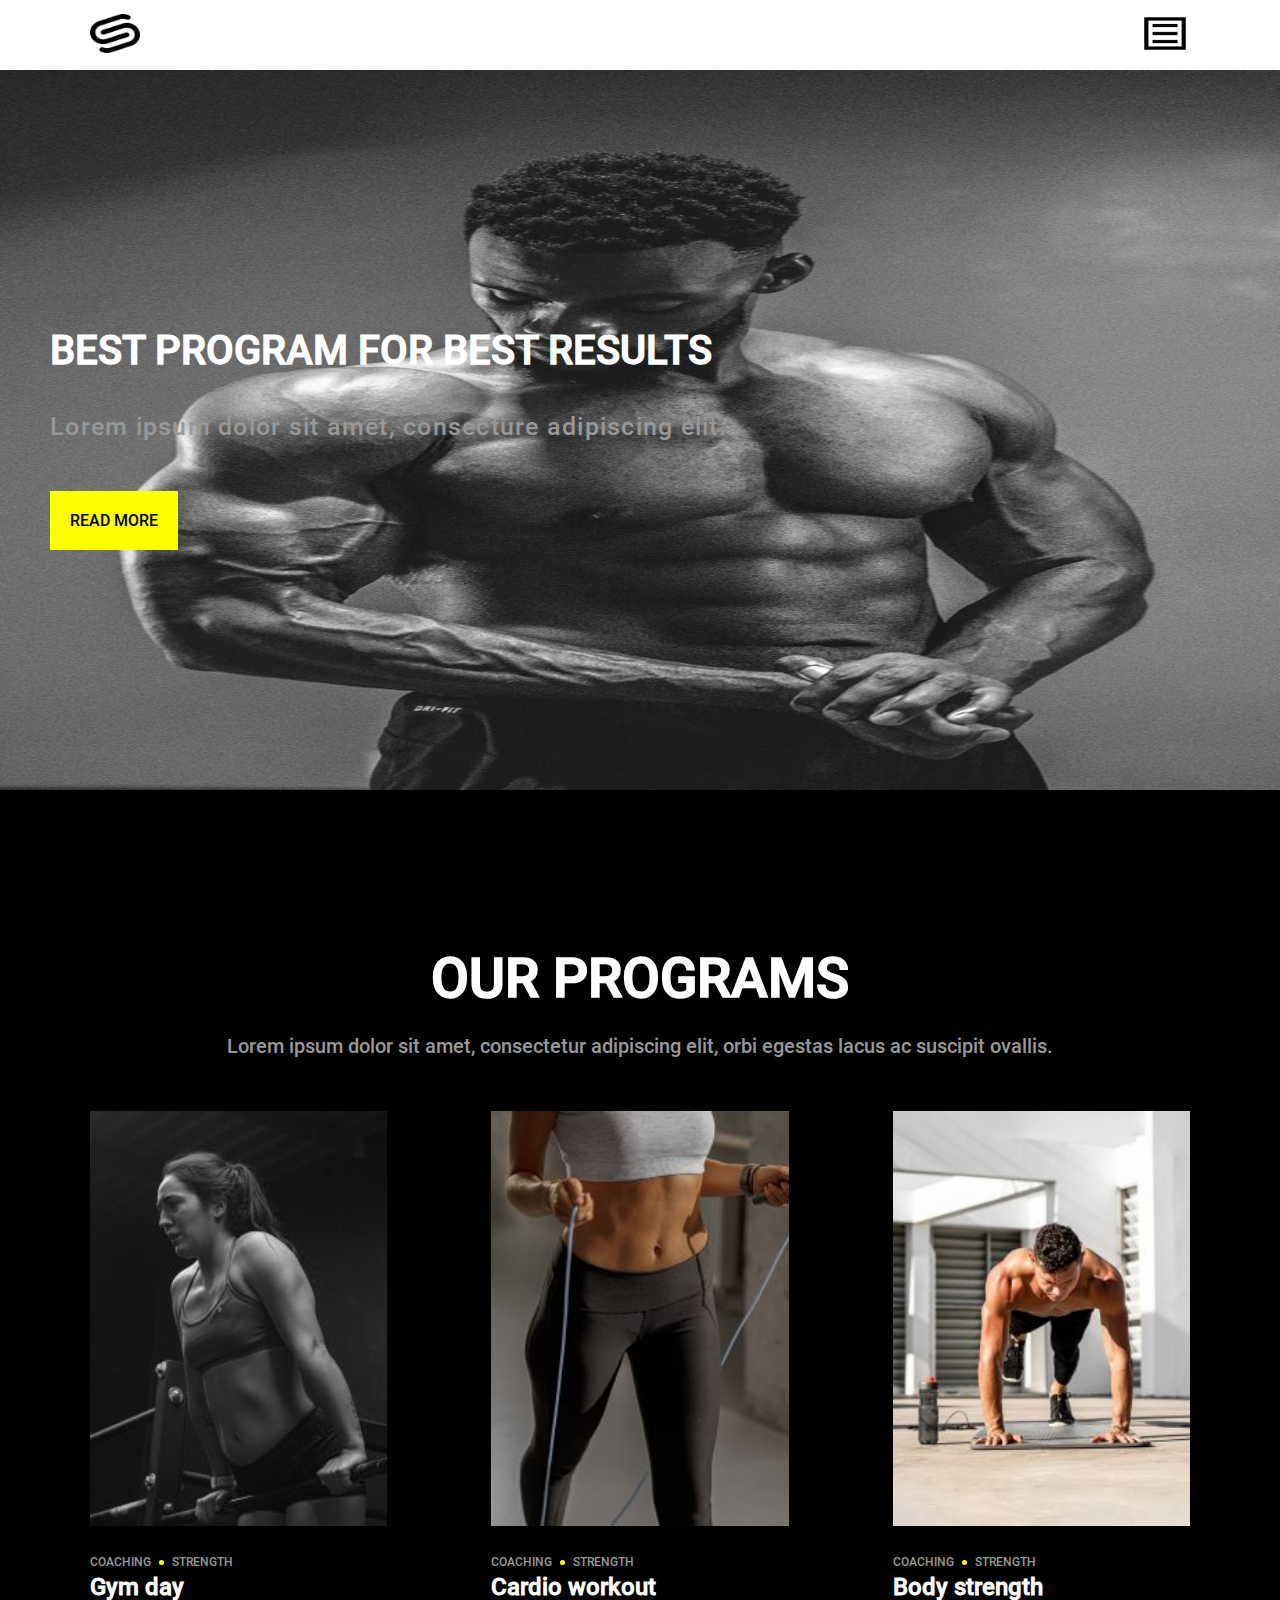
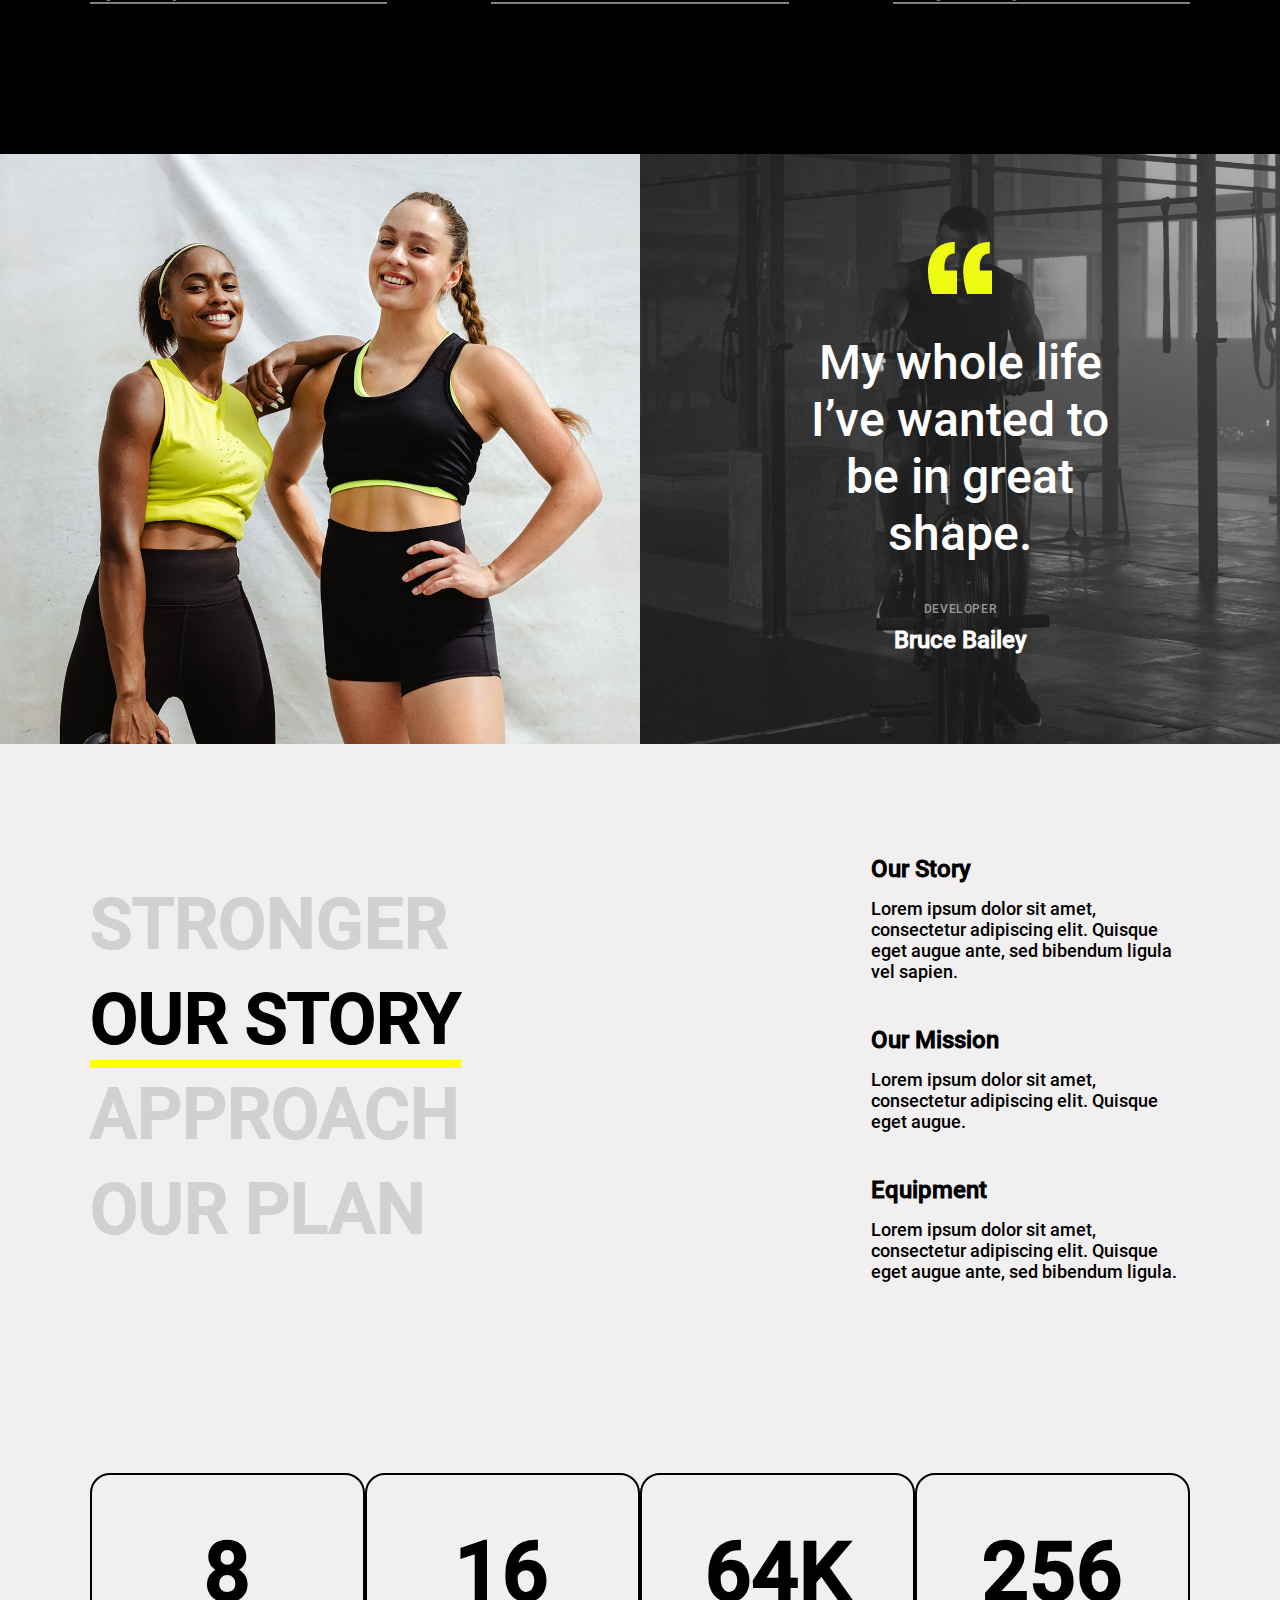
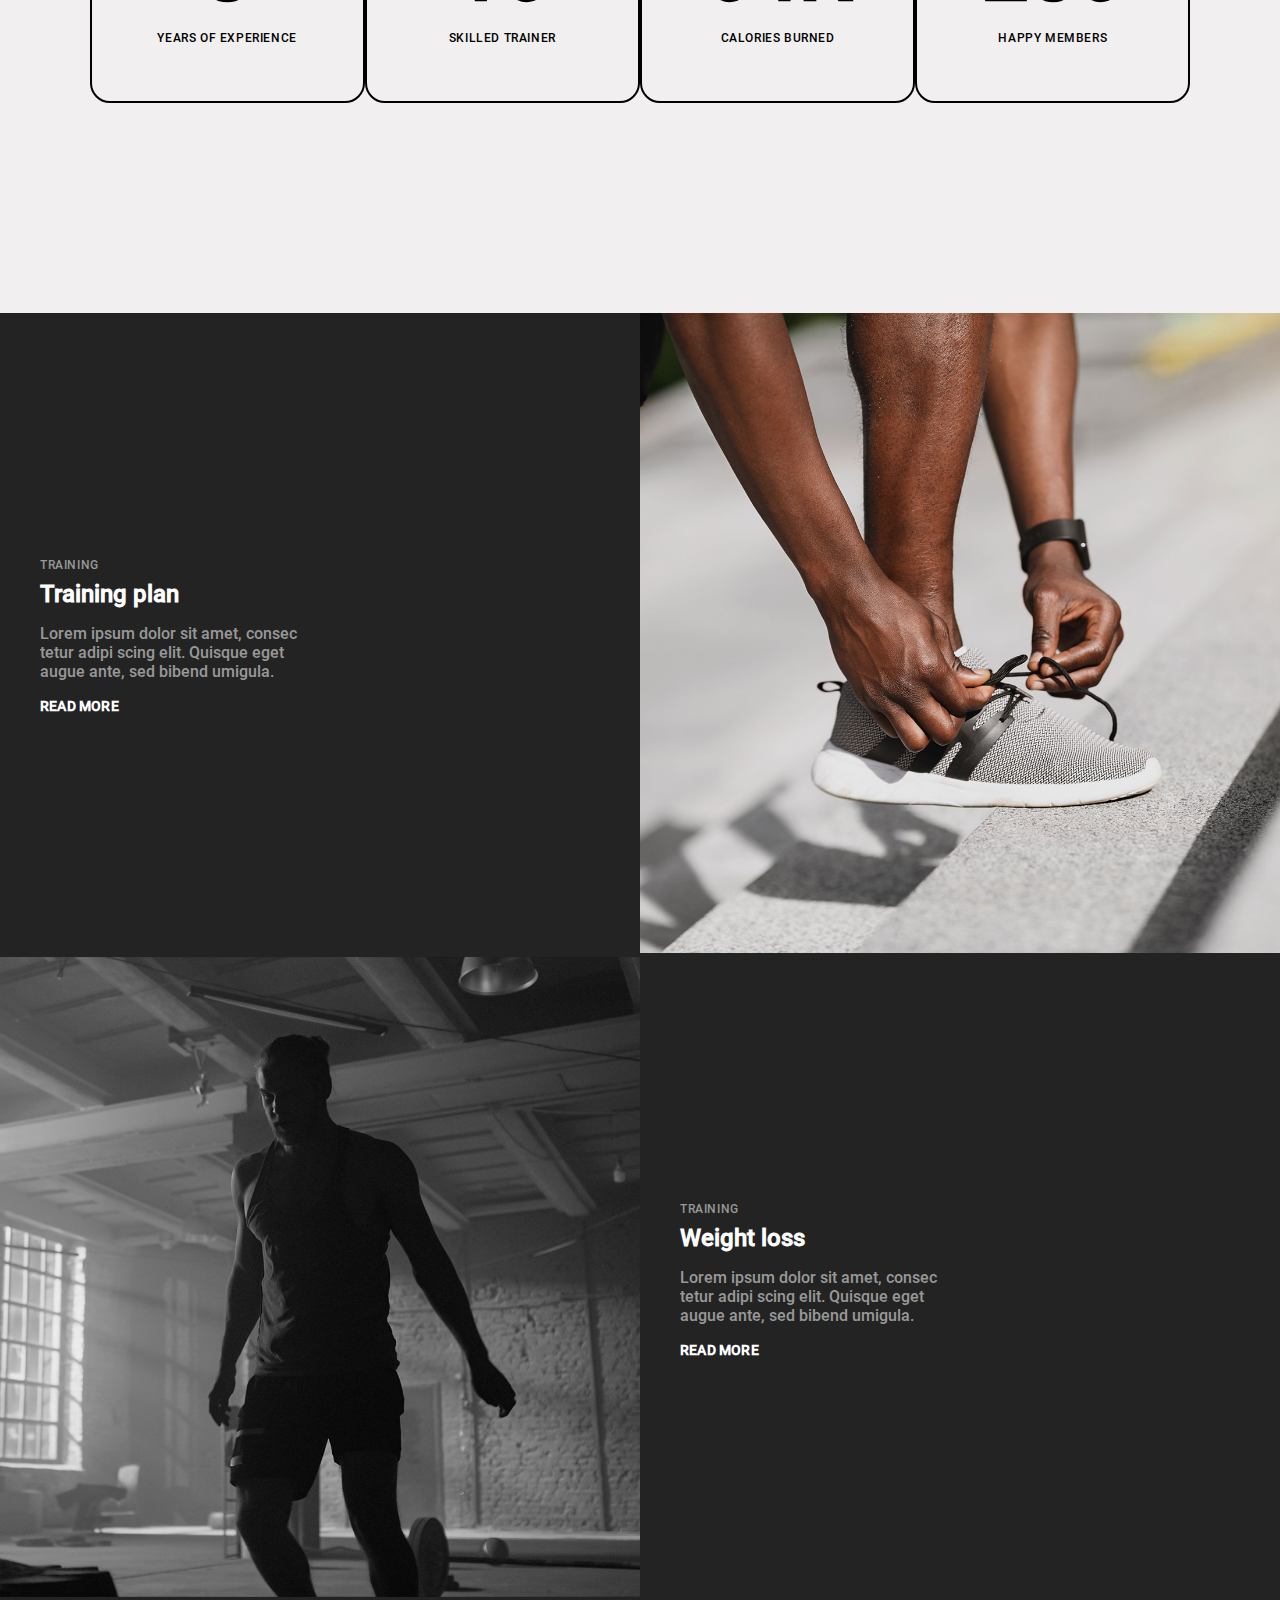
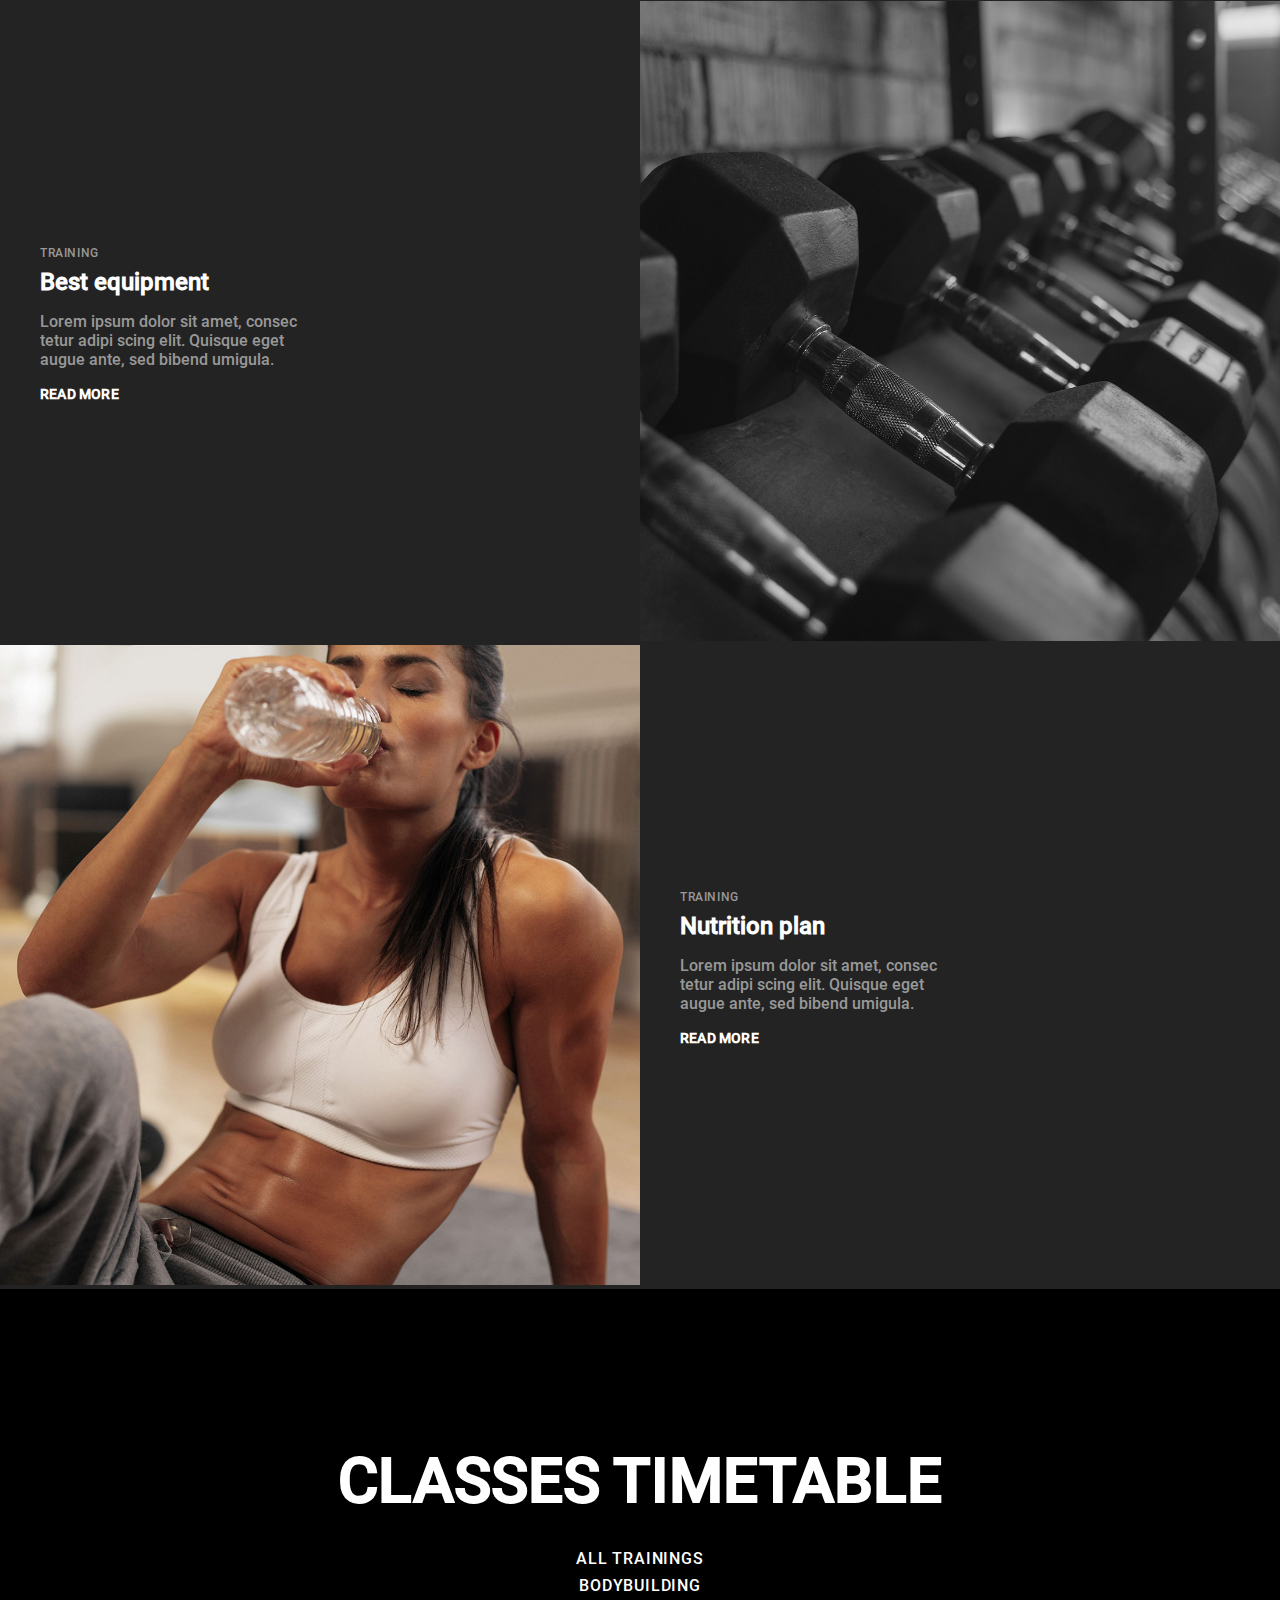
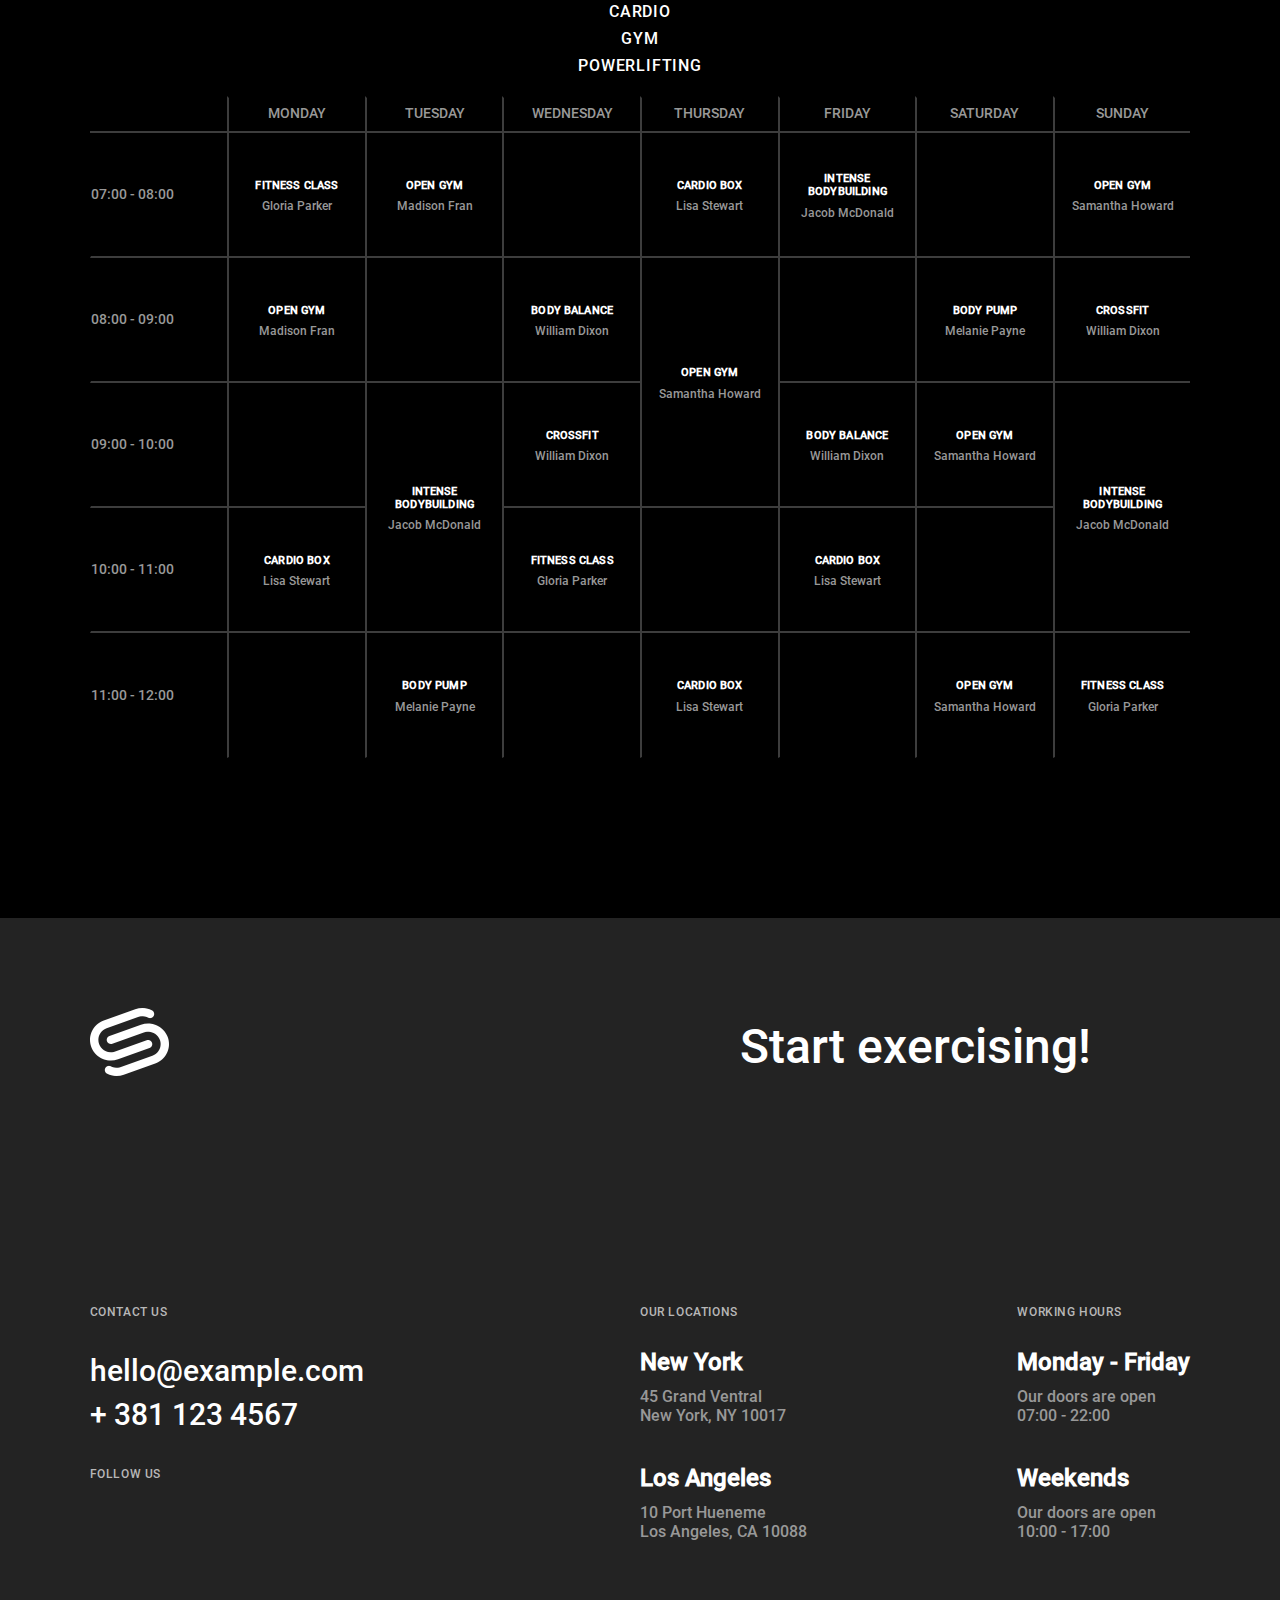
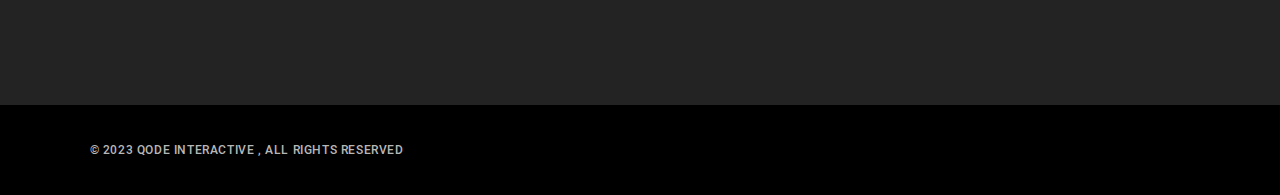
<file: projects/temp2/Gym/index.html>
<!DOCTYPE html>
<html lang="en">

<head>
    <meta charset="UTF-8">
    <meta name="viewport" content="width=device-width, initial-scale=1.0">
    <title>Gym</title>
    <link rel="stylesheet" href="css/style.css">
</head>

<body class="body">

    <div id="qodef-page-wrapper" class="main-div">
        <header class="page-header">
            <div class="page-header-div">
                <div>
                    <a class="header-logo-link height-set header-image1" href="#">
                        <img  src="images/illustration/Dark-logo.png" class="header-logo-image img-main" alt="logo main">
                    </a>
                </div>
                <div>
                    <a class="menu icon menu-icon" href="#">
                        <img  src="images/illustration/menu.png" class="header-logo-image img-main" alt="logo main">
                    </a>
                </div>
            </div>
        </header>
        <div class="outer-page">
            <div class="qo-co-full-w"></div>
            <main class="main-area area-m qo-grid">
                <div class="DM">
                    <div class="element-31 element">
                        <section class="div-sec sec-p sec-top section">
                            <div class="gpa">
                                <div class="dp">
                                    <div class="ds">
                                        <h1>BEST PROGRAM FOR BEST RESULTS</h1>
                                        <h6>Lorem ipsum dolor sit amet, consecture adipiscing elit.</h6>
                                        <a href="#">READ MORE</a>
                                    </div>
                                </div>
                            </div>
                        </section>

                        <section class="div-sec sec-p sec-top section2">
                            <div class="element-contain element-w">
                                <div class="element-col element-col-1 element-t-col ele-b16">
                                     <div class="ele-ele ele-w el-pop ment-b26">
                                        <div class="title-main title-section t-s">
                                            <h1 class="m-title">Our programs</h1>
                                            <p class="m-text">Lorem ipsum dolor sit amet, consectetur adipiscing elit, orbi egestas lacus ac suscipit ovallis.</p>
                                        </div>
                                     </div>
                                </div>
                            </div>
                        </section>

                        <section class="div-sec sec-p sec-top section3">
                            <div class="element-contain element-w">
                                <div class="element-col element-col-1 element-t-col ele-b17">
                                    <div class="ele-ele ele-w el-pop ment-b27">
                                        <div class="ele-w-cont">
                                            <div class="qo-short def-m def-time def-p">
                                                <div class="qo-gr-in">
                                                    <div class="qo-e q-g-item q-full hen event-cat event-str p-10">
                                                        <div class="q-e-in">
                                                            <div class="img-hold">
                                                                <div class="q-e-img">
                                                                    <a href="#">
                                                                        <img src="images/illustration/event-list-img-1-215x300.jpg" alt="">
                                                                    </a>
                                                                </div>
                                                            </div>
                                                            <div class="bot-hold">
                                                                <div class="q-top-h">
                                                                    <div class="q-e-info">
                                                                        <a class="q-e-cat" href="#">Coaching</a>
                                                                        <div class="q-info-end">
                                                                            <div class="circle"></div>
                                                                        </div>
                                                                        <a class="q-e-cat" href="#">Strength</a>
                                                                    </div>
                                                                <h4 class="q-eTitle entry event-title">
                                                                    Gym day
                                                                </h4>
                                                                </div>
                                                           </div>
                                                        </div>
                                                    </div>
                                                    <div class="qo-e q-g-item q-full hen event-cat event-str p-11">
                                                        <div class="q-e-in">
                                                            <div class="img-hold">
                                                                <div class="q-e-img">
                                                                    <a href="#">
                                                                        <img src="images/illustration/event-list-img-2-215x300.jpg" alt="img">
                                                                    </a>
                                                                </div>
                                                            </div>
                                                            <div class="bot-hold"> 
                                                                <div class="q-top-h">
                                                                    <div class="q-e-info">
                                                                        <a class="q-e-cat" href="#">Coaching</a>
                                                                        <div class="q-info-end">
                                                                            <div class="circle"></div>
                                                                        </div>
                                                                        <a class="q-e-cat" href="#">Strength</a>
                                                                    </div>
                                                                <h4 class="q-eTitle entry event-title">
                                                                    Cardio workout
                                                                </h4>
                                                                </div>
                                                            </div>
                                                        </div>
                                                    </div>
                                                    <div class="qo-e q-g-item q-full hen event-cat event-str p-12">
                                                        <div class="q-e-in">
                                                            <div class="img-hold"><div class="q-e-img">
                                                                <a href="#">
                                                                    <img src="images/illustration/event-list-img-3-215x300.jpg" alt="img">
                                                                </a>
                                                            </div></div>
                                                            <div class="bot-hold">
                                                                <div class="q-top-h">
                                                                    <div class="q-e-info">
                                                                        <a class="q-e-cat" href="#">Coaching</a>
                                                                        <div class="q-info-end">
                                                                            <div class="circle"></div>
                                                                        </div>
                                                                        <a class="q-e-cat" href="#">Strength</a>
                                                                    </div>
                                                                <h4 class="q-eTitle entry event-title">
                                                                    Body strength
                                                                </h4>
                                                                </div>
                                                            </div>
                                                        </div>
                                                    </div>
                                                </div>
                                            </div>
                                        </div>
                                    </div>
                                </div>
                            </div>
                        </section>

                        <section class="elementor-section elementor-top-section elementor-element elementor-element-97c7e99 elementor-section-full_width elementor-section-content-middle elementor-section-height-default elementor-section-height-default">
                            <div class="elementor-container elementor-column-gap-default">
                                <div class="elementor-column elementor-col-51 elementor-top-column elementor-element elementor-element-d5ed2aa qodef-column-reveal-right qodef-initialized qodef--appeared">
                                    <div class="elementor-widget-wrap elementor-element-populated">
                                        <div class="elementor-element elementor-element-72b7a81 elementor-widget elementor-widget-spacer">
                                            <div class="elementor-widget-container">
                                                </div>
                                            </div>
                                        </div>
                                </div>

                                <div class="elementor-column elementor-col-50 elementor-top-column elementor-element elementor-element-f61c0ab qodef-column-reveal-left qodef-initialized qodef--appeared">
                                        <div class="elementor-widget-wrap elementor-element-populated">
                                            <div class="elementor-element elementor-element-7c958ce elementor-widget__width-initial elementor-widget elementor-widget-stronger_core_testimonials_list">
                                                <div class="elementor-widget-container">
                                                    <div class="qodef-shortcode qodef-m  qodef-testimonials-list qodef-skin--light qodef-grid qodef-layout--columns    qodef-col-num--1   qodef-item-layout--info-below qodef-responsive--predefined">
                                                        <div class="qodef-grid-inner">
                                                            <div class="qodef-e qodef-grid-item ">
                                                                <div class="qodef-e-inner">
                                                                    <div class="qodef-e-media-image">
                                                                        <img src="images/illustration/h1-quote-png-1.png" alt="img">	
                                                                    </div>
                                                                    <div class="qodef-e-content">
                                                                       <h2 class="qodef-e-text">My whole life I’ve wanted to be in great shape.</h2>
                                                                       <h6 class="qodef-e-author-job">DEVELOPER</h6>
                                                                       <h4 class="qodef-e-author-name">Bruce Bailey</h4>
                                                                    </div>
                                                                </div>
                                                            </div>
                                                        </div>
                                                    </div>
                                                </div>
                                            </div>
                                        </div>
                                </div>
                            </div>
                        </section>

                        <section class="elementor-section elementor-top-section elementor-element elementor-element-94bc0f0 elementor-section-full_width qodef-elementor-content-grid elementor-section-height-default elementor-section-height-default">
                            <div class="elementor-container elementor-column-gap-default">
                                <div class="elementor-column elementor-col-100 elementor-top-column elementor-element elementor-element-5ace3f8">
                                    <div class="elementor-widget-wrap elementor-element-populated">
                                        <div class="elementor-element elementor-element-da6d039 elementor-widget elementor-widget-stronger_core_interactive_link_showcase">
                                           <div class="elementor-widget-container">
                                               <div class="qodef-shortcode qodef-m qodef-interactive-link-showcase qodef-layout--list qodef--init">
                                                    <div class="qodef-m-items">
                                                        <a class="qodef-m-item qodef-e" href="#">
                                                           <span class="qodef-e-title">Stronger</span>
                                                        </a><br>
                                                        <a class="qodef-m-item qodef-e qodef--active q-e" href="#">
                                                           <span class="qodef-e-title">Our story</span>
                                                        </a><br>
                                                        <a class="qodef-m-item qodef-e" href="#">
                                                           <span class="qodef-e-title">Approach</span>
                                                        </a><br>
                                                        <a class="qodef-m-item qodef-e" href="#">
                                                           <span class="qodef-e-title">Our plan</span>
                                                        </a>
                                                    </div>
                                                    <div class="qodef-m-content">
                                                    
                                                        <div class="qodef-m-content-item qodef--active">
                                                            <h4 class="qodef-e-title">Our Story</h4>
                                                            <p>Lorem ipsum dolor sit amet, consectetur adipiscing elit. Quisque eget augue ante, sed bibendum ligula vel sapien.</p>
                                                            <br>
                                                            <h4 class="qodef-e-title" >Our Mission</h4>
                                                            <p>Lorem ipsum dolor sit amet, consectetur adipiscing elit. Quisque eget augue.</p>
                                                            <br>
                                                            <h4 class="qodef-e-title">Equipment</h4>
                                                            <p>Lorem ipsum dolor sit amet, consectetur adipiscing elit. Quisque eget augue ante, sed bibendum ligula.</p>
                                                        </div>
                                                        
                                                    </div>
                                                </div>
                                            </div>
                                        </div>
                                    </div>
                                </div>
                            </div>
                        </section>

                        <section class="elementor-section elementor-top-section elementor-element elementor-element-dcb5b5d elementor-section-full_width qodef-elementor-content-grid elementor-section-height-default elementor-section-height-default">
                            <div class="elementor-container elementor-column-gap-default">
                                <div class="elementor-column elementor-col-100 elementor-top-column elementor-element elementor-element-4eb9877">
                                    <div class="elementor-widget-wrap elementor-element-populated">
                                        <section class="elementor-section elementor-inner-section elementor-element elementor-element-2a7f3ed elementor-section-full_width elementor-section-height-min-height elementor-section-height-default">
                                            <div class="elementor-container elementor-column-gap-default">
                                                <div class="elementor-column elementor-col-25 elementor-inner-column elementor-element elementor-element-62f5229 qodef-cut-borders-yes">
                                                    <div class="elementor-widget-wrap elementor-element-populated">
                                                        <div class="elementor-element elementor-element-1b3438b elementor-widget elementor-widget-stronger_core_counter">
                                                            <div class="elementor-widget-container">
                                                                <div class="qodef-shortcode qodef-m  qodef-counter qodef-layout--simple" >
                                                                    <div class="qodef-m-digit-wrapper">
                                                                        <span class="qodef-m-digit">8</span>
                                                                    </div>
                                                                    <div class="qodef-m-content">
                                                                        <h6 class="qodef-m-title">
                                                                           Years of Experience
                                                                        </h6>
                                                                    </div>
                                                                </div>
                                                            </div>
                                                        </div>
                                                    </div>
                                                </div>
                                                <div class="elementor-column elementor-col-25 elementor-inner-column elementor-element elementor-element-dd99524 qodef-cut-borders-yes">
                                                    <div class="elementor-widget-wrap elementor-element-populated">
                                                        <div class="elementor-element elementor-element-f2c0959 elementor-widget elementor-widget-stronger_core_counter">
                                                            <div class="elementor-widget-container">
                                                                <div class="qodef-shortcode qodef-m  qodef-counter qodef-layout--simple">
                                                                    <div class="qodef-m-digit-wrapper">
                                                                        <span class="qodef-m-digit">16</span>
                                                                    </div>
                                                                    <div class="qodef-m-content">
                                                                        <h6 class="qodef-m-title">
                                                                           Skilled Trainer			
                                                                        </h6>
                                                                    </div>
                                                                </div>
                                                            </div>
                                                        </div>
                                                    </div>
                                                </div>
                                                <div class="elementor-column elementor-col-25 elementor-inner-column elementor-element elementor-element-1dc93de qodef-cut-borders-yes">
                                                    <div class="elementor-widget-wrap elementor-element-populated">
                                                        <div class="elementor-element elementor-element-5cb5039 elementor-widget elementor-widget-stronger_core_counter">
                                                            <div class="elementor-widget-container">
                                                                <div class="qodef-shortcode qodef-m  qodef-counter qodef-layout--simple">
                                                                    <div class="qodef-m-digit-wrapper">
                                                                        <span class="qodef-m-digit">64K</span>
                                                                    </div>
                                                                    <div class="qodef-m-content">
                                                                        <h6 class="qodef-m-title">
                                                                            Calories Burned			
                                                                        </h6>
                                                                    </div>
                                                                </div>
                                                            </div>
                                                        </div>
                                                    </div>
                                                </div>
                                                <div class="elementor-column elementor-col-25 elementor-inner-column elementor-element elementor-element-6741307 qodef-cut-borders-yes">
                                                    <div class="elementor-widget-wrap elementor-element-populated">
                                                        <div class="elementor-element elementor-element-73f0e42 elementor-widget elementor-widget-stronger_core_counter">
                                                            <div class="elementor-widget-container">
                                                                <div class="qodef-shortcode qodef-m  qodef-counter qodef-layout--simple">
                                                                    <div class="qodef-m-digit-wrapper">
                                                                        <span class="qodef-m-digit">256</span>
                                                                    </div>
                                                                     <div class="qodef-m-content">
                                                                        <h6 class="qodef-m-title">
                                                                            Happy Members			
                                                                        </h6>
                                                                    </div>
                                                                </div>
                                                            </div>
                                                        </div>
                                                    </div>
                                                </div>
                                            </div>
                                        </section>
                                    </div>
                                </div>
                            </div>
                        </section>

                        <section class="elementor-section elementor-top-section elementor-element elementor-element-5af754b elementor-section-full_width elementor-section-height-default elementor-section-height-default">
                            <div class="elementor-container elementor-column-gap-no">
                                <div class="elementor-column elementor-col-100 elementor-top-column elementor-element elementor-element-e57a0df">
                                    <div class="elementor-widget-wrap elementor-element-populated">
                                        <div class="elementor-element elementor-element-e51915f elementor-widget elementor-widget-stronger_core_portfolio_list">
                                            <div class="elementor-widget-container">
                                                <div class="qodef-shortcode qodef-m  qodef-portfolio-list qodef-item-layout--side-by-side qodef-skin--light qodef-zig-zag-rows qodef-grid qodef-layout--columns  qodef-gutter--no qodef-vertical-gutter--no qodef-col-num--2   qodef-item-layout--side-by-side qodef-pagination--off qodef-responsive--custom qodef-col-num--1440--2 qodef-col-num--1366--2 qodef-col-num--1024--1 qodef-col-num--768--1 qodef-col-num--680--1 qodef-col-num--480--1">
                                                    <div class="qodef-grid-inner">
                                                    <article class="qodef-e qodef-grid-item qodef-item--full post-948 portfolio-item type-portfolio-item status-publish has-post-thumbnail hentry portfolio-category-training portfolio-tag-balance portfolio-tag-stability">
                                                        <div class="qodef-e-inner">
                                                            <div class="qodef-e-media">
                                                                <div class="qodef-e-media-image">
                                                                    <a href="#">
                                                                        <img src="images/illustration/portfolio-list-img-3.jpg" class="attachment-full size-full" alt="mm">		
                                                                    </a>
                                                                </div>
                                                            </div>
                                                            <div class="qodef-e-content">
                                                                <div class="qodef-e-top-holder">
                                                                    <div class="qodef-e-info">
                                                                        <a href="#" rel="tag">Training</a>	
                                                                        <div class="qodef-info-separator-end"></div>
                                                                    </div>
                                                                </div>
                                                                <div class="qodef-e-text">
                                                                    <h4 class="qodef-e-title entry-title">
                                                                        <a class="qodef-e-title-link" href="#">
                                                                           Training plan
                                                                        </a>
                                                                    </h4>
                                                                    <p class="qodef-e-excerpt">Lorem ipsum dolor sit amet, consec tetur adipi scing elit. Quisque eget augue ante, sed bibend umigula.</p>
                                                                    <div class="qodef-e-read-more">
                                                                        <a class="qodef-shortcode qodef-m  qodef-button qodef-layout--textual qodef-html--link" href="#">
                                                                            <span class="qodef-m-text">Read More</span>	
                                                                        </a>	
                                                                    </div>
                                                                </div>
                                                            </div>
                                                        </div>
                                                    </article>
                                                    <article class="qodef-e qodef-grid-item qodef-item--full post-952 portfolio-item type-portfolio-item status-publish has-post-thumbnail hentry portfolio-category-training portfolio-tag-balance portfolio-tag-stability">
                                                        <div class="qodef-e-inner">
                                                            <div class="qodef-e-media">
                                                                <div class="qodef-e-media-image">
                                                                    <a href="#">
                                                                        <img src="images/illustration/portfolio-list-img-2.jpg" class="attachment-full size-full" alt="mm">		
                                                                    </a>
                                                                </div>
                                                            </div>
                                                            <div class="qodef-e-content">
                                                                <div class="qodef-e-top-holder">
                                                                    <div class="qodef-e-info">
                                                                        <a href="#">Training</a>	
                                                                        <div class="qodef-info-separator-end"></div>
                                                                    </div>
                                                                </div>
                                                                <div class="qodef-e-text">
                                                                    <h4 class="qodef-e-title entry-title">
                                                                        <a class="qodef-e-title-link" href="#">
                                                                            Weight loss
                                                                        </a>
                                                                    </h4>
                                                                    <p class="qodef-e-excerpt">Lorem ipsum dolor sit amet, consec tetur adipi scing elit. Quisque eget augue ante, sed bibend umigula.</p>
                                                                        <div class="qodef-e-read-more">
                                                                            <a class="qodef-shortcode qodef-m  qodef-button qodef-layout--textual     qodef-html--link" href="#" >	
                                                                                <span class="qodef-m-text">Read More</span>
                                                                            </a>	
                                                                        </div>
                                                                </div>
                                                            </div>
                                                        </div>
                                                    </article>
                                                    <article class="qodef-e qodef-grid-item qodef-item--full post-976 portfolio-item type-portfolio-item status-publish has-post-thumbnail hentry portfolio-category-training portfolio-tag-balance portfolio-tag-stability">
                                                        <div class="qodef-e-inner">
                                                            <div class="qodef-e-media">
                                                                <div class="qodef-e-media-image">
                                                                    <a href="">
                                                                        <img src="images/illustration/portfolio-list-img-1.jpg" class="attachment-full size-full" alt="mm">
                                                                	</a>
                                                                </div>
                                                            </div>
                                                            <div class="qodef-e-content">
                                                                <div class="qodef-e-top-holder">
                                                                    <div class="qodef-e-info">
                                                                        <a href="#">Training</a>
                                                                        <div class="qodef-info-separator-end"></div>
                                                                    </div>
                                                                </div>
                                                                <div class="qodef-e-text">
                                                                    <h4 class="qodef-e-title entry-title">
                                                                        <a class="qodef-e-title-link" href="#">
                                                                           Best equipment	
                                                                        </a>
                                                                    </h4>
                                                                    <p class="qodef-e-excerpt">Lorem ipsum dolor sit amet, consec tetur adipi scing elit. Quisque eget augue ante, sed bibend umigula.</p>
                                                                        <div class="qodef-e-read-more">
                                                                            <a class="qodef-shortcode qodef-m  qodef-button qodef-layout--textual     qodef-html--link" href="#">	
                                                                                <span class="qodef-m-text">Read More</span>	
                                                                            </a>	
                                                                        </div>
                                                                    </div>
                                                                </div>
                                                            </div>
                                                        </article>
                                                        <article class="qodef-e qodef-grid-item qodef-item--full post-980 portfolio-item type-portfolio-item status-publish has-post-thumbnail hentry portfolio-category-training portfolio-tag-balance portfolio-tag-stability">
                                                            <div class="qodef-e-inner">
                                                                <div class="qodef-e-media">
                                                                    <div class="qodef-e-media-image">
                                                                        <a href="#">
                                                                            <img src="images/illustration/portfolio-list-img-4.jpg" class="attachment-full size-full" alt="mm">		
                                                                        </a>
                                                                    </div>
                                                                </div>
                                                                <div class="qodef-e-content">
                                                                    <div class="qodef-e-top-holder">
                                                                        <div class="qodef-e-info">
                                                                            <a href="#">Training</a>
                                                                            <div class="qodef-info-separator-end"></div>
                                                                        </div>
                                                                    </div>
                                                                    <div class="qodef-e-text">
                                                                        <h4 class="qodef-e-title entry-title">
                                                                            <a class="qodef-e-title-link" href="#">
                                                                                Nutrition plan	
                                                                            </a>
                                                                        </h4>
                                                                        <p class="qodef-e-excerpt">Lorem ipsum dolor sit amet, consec tetur adipi scing elit. Quisque eget augue ante, sed bibend umigula.</p>
                                                                        <div class="qodef-e-read-more">
                                                                            <a class="qodef-shortcode qodef-m  qodef-button qodef-layout--textual     qodef-html--link" href="#">	
                                                                                <span class="qodef-m-text">Read More</span>	
                                                                            </a>
                                                                        </div>
                                                                    </div>
                                                                </div>
                                                            </div>
                                                        </article>
                                                    </div>
                                                </div>
                                            </div>
                                        </div>
                                    </div>
                                </div>
                            </div>
                        </section>

                        <section class="elementor-section elementor-top-section elementor-element elementor-element-0ff6257 elementor-section-full_width elementor-section-height-default elementor-section-height-default">
                            <div class="elementor-container elementor-column-gap-default">
                                <div class="elementor-column elementor-col-100 elementor-top-column elementor-element elementor-element-3460517">
                                    <div class="elementor-widget-wrap elementor-element-populated">
                                        <div class="elementor-element elementor-element-98887a5 elementor-widget elementor-widget-stronger_core_section_title">
                                            <div class="elementor-widget-container">
                                                <div class="qodef-shortcode qodef-m  qodef-section-title qodef-alignment--center ">
                                                    <h1 class="qodef-m-title">
                                                        Classes Timetable			
                                                    </h1>
                                                </div>
                                            </div>
                                        </div>
                                    </div>
                                </div>
                            </div>
                        </section>

                        <section class="elementor-section elementor-top-section elementor-element elementor-element-7c7c920 elementor-section-full_width qodef-elementor-content-grid elementor-section-height-default elementor-section-height-default">
                            <div class="elementor-container elementor-column-gap-default">
                                <div class="elementor-column elementor-col-100 elementor-top-column elementor-element elementor-element-62efe21">
                                    <div class="elementor-widget-wrap elementor-element-populated">
                                        <div class="elementor-element elementor-element-fd0368b elementor-widget elementor-widget-shortcode">
                                            <div class="elementor-widget-container">
                                                <div class="elementor-shortcode">
                                                    <div class="tt_wrapper  ">
                                                        <div class="timetable_clearfix tt_tabs tt_responsive event_layout_1 ui-tabs ui-corner-all ui-widget ui-widget-content">
                                                            <div class="tt_navigation_wrapper ">
                                                                <div class="tt_navigation_cell timetable_clearfix">
                                                                    <ul class="timetable_clearfix tt_tabs_navigation events_categories_filter ui-tabs-nav ui-corner-all ui-helper-reset ui-helper-clearfix ui-widget-header">
                                                                        <li class="ui-tabs-tab ui-corner-top ui-state-default ui-tab ui-tabs-active ui-state-active">
                                                                            <a href="#" class="et_smooth_scroll_disabled ui-tabs-anchor">All Trainings</a>
                                                                        </li>
                                                                        <li class="ui-tabs-tab ui-corner-top ui-state-default ui-tab">
                                                                            <a href="#" class="et_smooth_scroll_disabled ui-tabs-anchor">Bodybuilding</a>
                                                                        </li>
                                                                        <li class="ui-tabs-tab ui-corner-top ui-state-default ui-tab">
                                                                            <a href="#" class="et_smooth_scroll_disabled ui-tabs-anchor">Cardio</a>
                                                                        </li>
                                                                        <li class="ui-tabs-tab ui-corner-top ui-state-default ui-tab">
                                                                            <a href="#" class="et_smooth_scroll_disabled ui-tabs-anchor" >Gym</a>
                                                                        </li>
                                                                        <li class="ui-tabs-tab ui-corner-top ui-state-default ui-tab">
                                                                            <a href="#" class="et_smooth_scroll_disabled ui-tabs-anchor">Powerlifting</a>
                                                                        </li>
                                                                    </ul>
                                                                </div>
                                                            </div>
                                                            <div class="ui-tabs-panel ui-corner-bottom ui-widget-content" >
                                                                <table class="tt_timetable">
                                                                    <thead>
                                                                        <tr class="row_gray">
                                                                            <th></th>	
                                                                            <th>Monday</th>	
                                                                            <th>Tuesday</th>	
                                                                            <th>Wednesday</th>	
                                                                            <th>Thursday</th>	
                                                                            <th>Friday</th>	
                                                                            <th>Saturday</th>	
                                                                            <th>Sunday</th>	
                                                                        </tr>
                                                                    </thead>
                                                                    <tbody>
                                                                        <tr class="row_1">
                                                                            <td class="tt_hours_column">
                                                                                07:00 - 08:00
                                                                            </td>
                                                                            <td class="event tt_tooltip tt_single_event">
                                                                                <div class="event_container id-1280">
                                                                                    <a class="event_header" href="#">Fitness class</a>
                                                                                    <div class="before_hour_text">Gloria Parker</div>
                                                                                </div>
                                                                                <div class="tt_tooltip_text">
                                                                                </div>
                                                                            </td>
                                                                            <td class="event tt_tooltip tt_single_event">
                                                                                <div class="event_container id-322">
                                                                                    <a class="event_header" href="#">Open gym</a>
                                                                                    <div class="before_hour_text">Madison Fran</div>
                                                                                </div>
                                                                                <div class="tt_tooltip_text">
                                                                                </div>
                                                                            </td>
                                                                            <td></td>
                                                                            <td class="event tt_tooltip tt_single_event">
                                                                                <div class="event_container id-1089">
                                                                                    <a class="event_header" href="#">Cardio box</a>
                                                                                    <div class="before_hour_text">Lisa Stewart</div>
                                                                                </div>
                                                                                <div class="tt_tooltip_text">
                                                                                </div>
                                                                            </td>
                                                                            <td class="event tt_tooltip tt_single_event">
                                                                                <div class="event_container id-1282">
                                                                                    <a class="event_header" href="#">Intense bodybuilding</a>
                                                                                    <div class="before_hour_text">Jacob McDonald</div>
                                                                                </div>
                                                                                <div class="tt_tooltip_text">
                                                                                </div>
                                                                            </td>
                                                                            <td></td>
                                                                            <td class="event tt_tooltip tt_single_event">
                                                                                <div class="event_container id-322">
                                                                                    <a class="event_header" href="#">Open gym</a>
                                                                                    <div class="before_hour_text">Samantha Howard</div>
                                                                                </div>
                                                                                <div class="tt_tooltip_text">
                                                                                </div>
                                                                            </td>
                                                                        </tr>
                                                                        <tr class="row_2 row_gray">
                                                                            <td class="tt_hours_column">
                                                                                08:00 - 09:00
                                                                            </td>
                                                                            <td class="event tt_tooltip tt_single_event">
                                                                                <div class="event_container id-322">
                                                                                    <a class="event_header" href="#">Open gym</a>
                                                                                    <div class="before_hour_text">Madison Fran</div>
                                                                                </div>
                                                                                <div class="tt_tooltip_text">
                                                                                </div>
                                                                            </td>
                                                                            <td></td>
                                                                            <td class="event tt_tooltip tt_single_event">
                                                                                <div class="event_container id-1107">
                                                                                    <a class="event_header" href="#" >Body balance</a>
                                                                                    <div class="before_hour_text">William Dixon</div>
                                                                                </div>
                                                                                <div class="tt_tooltip_text">
                                                                                </div>
                                                                            </td>
                                                                            <td class="event tt_tooltip tt_single_event" rowspan="2">
                                                                                <div class="event_container id-322">
                                                                                    <a class="event_header" href="#">Open gym</a>
                                                                                    <div class="before_hour_text">Samantha Howard</div>
                                                                                </div>
                                                                                <div class="tt_tooltip_text" >
                                                                                </div>
                                                                            </td>
                                                                            <td></td>
                                                                            <td class="event tt_tooltip tt_single_event">
                                                                                <div class="event_container id-1307">
                                                                                    <a class="event_header" href="#">Body pump</a>
                                                                                    <div class="before_hour_text">Melanie Payne</div>
                                                                                </div>
                                                                                <div class="tt_tooltip_text">
                                                                                </div>
                                                                            </td>
                                                                            <td class="event tt_tooltip tt_single_event">
                                                                                <div class="event_container id-1303">
                                                                                    <a class="event_header" href="#" >Crossfit</a>
                                                                                    <div class="before_hour_text">William Dixon</div>
                                                                                </div>
                                                                                <div class="tt_tooltip_text">
                                                                                </div>
                                                                            </td>
                                                                        </tr>
                                                                        <tr class="row_3">
                                                                            <td class="tt_hours_column">
                                                                                09:00 - 10:00
                                                                            </td>
                                                                            <td></td>
                                                                            <td class="event tt_tooltip tt_single_event" rowspan="2">
                                                                                <div class="event_container id-1282">
                                                                                    <a class="event_header" href="#">Intense bodybuilding</a>
                                                                                    <div class="before_hour_text">Jacob McDonald</div>
                                                                                </div>
                                                                                <div class="tt_tooltip_text">
                                                                                </div>
                                                                            </td>
                                                                            <td class="event tt_tooltip tt_single_event">
                                                                                <div class="event_container id-1303">
                                                                                    <a class="event_header" href="#">Crossfit</a>
                                                                                    <div class="before_hour_text">William Dixon</div>
                                                                                </div>
                                                                                <div class="tt_tooltip_text">
                                                                                </div>
                                                                            </td>
                                                                            <td class="event tt_tooltip tt_single_event">
                                                                                <div class="event_container id-1107">
                                                                                    <a class="event_header" href="#">Body balance</a>
                                                                                    <div class="before_hour_text">William Dixon</div>
                                                                                </div>
                                                                                <div class="tt_tooltip_text">
                                                                                </div>
                                                                            </td>
                                                                            <td class="event tt_tooltip tt_single_event">
                                                                                <div class="event_container id-322">
                                                                                    <a class="event_header" href="#">Open gym</a>
                                                                                    <div class="before_hour_text">Samantha Howard</div>
                                                                                </div>
                                                                                <div class="tt_tooltip_text">
                                                                                </div>
                                                                            </td>
                                                                            <td class="event tt_tooltip tt_single_event" rowspan="2">
                                                                                <div class="event_container id-1282">
                                                                                    <a class="event_header" href="#">Intense bodybuilding</a>
                                                                                    <div class="before_hour_text">Jacob McDonald</div>
                                                                                </div>
                                                                                <div class="tt_tooltip_text">
                                                                                </div>
                                                                            </td>
                                                                        </tr>
                                                                        <tr class="row_4 row_gray">
                                                                            <td class="tt_hours_column">
                                                                                10:00 - 11:00
                                                                            </td>
                                                                            <td class="event tt_tooltip tt_single_event">
                                                                                <div class="event_container id-1089">
                                                                                    <a class="event_header" href="#">Cardio box</a>
                                                                                    <div class="before_hour_text">Lisa	Stewart</div>
                                                                                </div>
                                                                                <div class="tt_tooltip_text">
                                                                                </div>
                                                                            </td>
                                                                            <td class="event tt_tooltip tt_single_event">
                                                                                <div class="event_container id-1280">
                                                                                    <a class="event_header" href="#">Fitness class</a>
                                                                                    <div class="before_hour_text">Gloria Parker</div>
                                                                                </div>
                                                                                <div class="tt_tooltip_text">
                                                                                </div>
                                                                            </td>
                                                                            <td></td>
                                                                            <td class="event tt_tooltip tt_single_event">
                                                                                <div class="event_container id-1089">
                                                                                    <a class="event_header" href="#">Cardio box</a>
                                                                                    <div class="before_hour_text">Lisa Stewart</div>
                                                                                </div>
                                                                                <div class="tt_tooltip_text">
                                                                                </div>
                                                                            </td>
                                                                            <td></td>
                                                                        </tr>
                                                                        <tr class="row_5">
                                                                            <td class="tt_hours_column">
                                                                                11:00 - 12:00
                                                                            </td>
                                                                            <td></td>
                                                                            <td class="event tt_tooltip tt_single_event">
                                                                                <div class="event_container id-1307">
                                                                                    <a class="event_header" href="#">Body pump</a>
                                                                                    <div class="before_hour_text">Melanie Payne</div>
                                                                                </div>
                                                                                <div class="tt_tooltip_text">
                                                                                </div>
                                                                            </td>
                                                                            <td></td>
                                                                            <td class="event tt_tooltip tt_single_event">
                                                                                <div class="event_container id-1089">
                                                                                    <a class="event_header" href="#">Cardio box</a>
                                                                                    <div class="before_hour_text">Lisa Stewart</div>
                                                                                </div>
                                                                                <div class="tt_tooltip_text">
                                                                                </div>
                                                                            </td>
                                                                            <td></td>
                                                                            <td class="event tt_tooltip tt_single_event">
                                                                                <div class="event_container id-322">
                                                                                    <a class="event_header" href="#">Open gym</a>
                                                                                    <div class="before_hour_text">Samantha Howard</div>
                                                                                   
                                                                                </div>
                                                                                <div class="tt_tooltip_text">
                                                                                </div>
                                                                            </td>
                                                                            <td class="event tt_tooltip tt_single_event">
                                                                                <div class="event_container id-1280">
                                                                                    <a class="event_header" href="#">Fitness class</a>
                                                                                    <div class="before_hour_text">Gloria Parker</div>
                                                                                    
                                                                                </div>
                                                                                <div class="tt_tooltip_text"></div>
                                                                            </td>
                                                                        </tr>
                                                                    </tbody>
                                                                </table>
                                                                <div class="tt_timetable-small ">
                                                                    <h3 class="box_header ">
                                                                        Monday
                                                                    </h3>
                                                                    <ul class="tt_items_list thin page_margin_top timetable_clearfix">
                                                                        <li class="timetable_clearfix">
                                                                            <div class="event_container">
                                                                                <a href="#" class="event_header">Fitness class </a>
                                                                            </div>
                                                                            <div class="value">
                                                                                <span class="start-hour">07:00</span>
                                                                                <span class="hour-separator"> - </span>
                                                                                <span class="end-hour">08:00</span>
                                                                            </div>
                                                                        </li>
                                                                        <li class="timetable_clearfix">
                                                                            <div class="event_container">
                                                                                <a href="#" class="event_header">Open gym </a>
                                                                            </div>
                                                                            <div class="value">
                                                                                <span class="start-hour">08:00</span>
                                                                                <span class="hour-separator"> - </span>
                                                                                <span class="end-hour">09:00</span>
                                                                            </div>
                                                                        </li>
                                                                        <li class="timetable_clearfix">
                                                                            <div class="event_container">
                                                                                <a href="#" class="event_header">Cardio box </a>
                                                                            </div>
                                                                            <div class="value">
                                                                                <span class="start-hour">10:00</span>
                                                                                <span class="hour-separator"> - </span>
                                                                                <span class="end-hour">11:00</span>
                                                                            </div>
                                                                        </li>
                                                                    </ul>
                                                                    <h3 class="box_header  page_margin_top">
                                                                        Tuesday
                                                                    </h3>
                                                                    <ul class="tt_items_list thin page_margin_top timetable_clearfix">
                                                                        <li class="timetable_clearfix">
                                                                            <div class="event_container">
                                                                                <a href="" class="event_header">Open gym </a>
                                                                            </div>
                                                                            <div class="value">
                                                                                <span class="start-hour">07:00</span>
                                                                                <span class="hour-separator"> - </span>
                                                                                <span class="end-hour">08:00</span>
                                                                            </div>
                                                                        </li>
                                                                        <li class="timetable_clearfix">
                                                                            <div class="event_container">
                                                                                <a href="#" class="event_header">Intense bodybuilding </a>
                                                                            </div>
                                                                            <div class="value">
                                                                                <span class="start-hour">09:00</span>
                                                                                <span class="hour-separator"> - </span>
                                                                                <span class="end-hour">11:00</span>
                                                                            </div>
                                                                        </li>
                                                                        <li class="timetable_clearfix">
                                                                            <div class="event_container">
                                                                                <a href="#" class="event_header">Body pump </a>
                                                                            </div>
                                                                            <div class="value">
                                                                                <span class="start-hour">11:00</span>
                                                                                <span class="hour-separator"> - </span>
                                                                                <span class="end-hour">12:00</span>
                                                                            </div>
                                                                        </li>
                                                                    </ul>
                                                                    <h3 class="box_header  page_margin_top">
                                                                        Wednesday
                                                                    </h3>
                                                                    <ul class="tt_items_list thin page_margin_top timetable_clearfix">
                                                                        <li class="timetable_clearfix">
                                                                            <div class="event_container">
                                                                                <a href="#" class="event_header">Body balance </a>
                                                                            </div>
                                                                            <div class="value">
                                                                                <span class="start-hour">08:00</span>
                                                                                <span class="hour-separator"> - </span>
                                                                                <span class="end-hour">09:00</span>
                                                                            </div>
                                                                        </li>
                                                                        <li class="timetable_clearfix">
                                                                            <div class="event_container">
                                                                                <a href="#" class="event_header">Crossfit </a>
                                                                            </div>
                                                                            <div class="value">
                                                                                <span class="start-hour">09:00</span>
                                                                                <span class="hour-separator"> - </span>
                                                                                <span class="end-hour">10:00</span>
                                                                            </div>
                                                                        </li>
                                                                        <li class="timetable_clearfix">
                                                                            <div class="event_container">
                                                                                <a href="#" class="event_header">Fitness class </a>
                                                                            </div>
                                                                            <div class="value">
                                                                                <span class="start-hour">10:00</span>
                                                                                <span class="hour-separator"> - </span>
                                                                                <span class="end-hour">11:00</span>
                                                                            </div>
                                                                        </li>
                                                                    </ul>
                                                                    <h3 class="box_header  page_margin_top">
                                                                        Thursday
                                                                    </h3>
                                                                    <ul class="tt_items_list thin page_margin_top timetable_clearfix">
                                                                        <li class="timetable_clearfix">
                                                                            <div class="event_container">
                                                                                <a href="#" class="event_header">Cardio box </a>
                                                                            </div>
                                                                            <div class="value">
                                                                                <span class="start-hour">07:00</span>
                                                                                <span class="hour-separator"> - </span>
                                                                                <span class="end-hour">08:00</span>
                                                                            </div>
                                                                        </li>
                                                                        <li class="timetable_clearfix">
                                                                            <div class="event_container">
                                                                                <a href="#" class="event_header">Open gym </a>
                                                                            </div>
                                                                            <div class="value">
                                                                                <span class="start-hour">08:00</span>
                                                                                <span class="hour-separator"> - </span>
                                                                                <span class="end-hour">10:00</span>
                                                                            </div>
                                                                        </li>
                                                                        <li class="timetable_clearfix">
                                                                            <div class="event_container">
                                                                                <a href="#" class="event_header">Cardio box </a>
                                                                            </div>
                                                                            <div class="value">
                                                                                <span class="start-hour">11:00</span>
                                                                                <span class="hour-separator"> - </span>
                                                                                <span class="end-hour">12:00</span>
                                                                            </div>
                                                                        </li>
                                                                    </ul>
                                                                    <h3 class="box_header  page_margin_top">
                                                                        Friday
                                                                    </h3>
                                                                    <ul class="tt_items_list thin page_margin_top timetable_clearfix">
                                                                        <li class="timetable_clearfix">
                                                                            <div class="event_container">
                                                                                <a href="#" class="event_header">Intense bodybuilding </a>
                                                                            </div>
                                                                            <div class="value">
                                                                                <span class="start-hour">07:00</span>
                                                                                <span class="hour-separator"> - </span>
                                                                                <span class="end-hour">08:00</span>
                                                                            </div>
                                                                        </li>
                                                                        <li class="timetable_clearfix">
                                                                            <div class="event_container">
                                                                                <a href="#" class="event_header">Body balance </a>
                                                                            </div>
                                                                            <div class="value">
                                                                                <span class="start-hour">09:00</span>
                                                                                <span class="hour-separator"> - </span>
                                                                                <span class="end-hour">10:00</span>
                                                                            </div>
                                                                        </li>
                                                                        <li class="timetable_clearfix">
                                                                            <div class="event_container">
                                                                                <a href="#" class="event_header">Cardio box </a>
                                                                            </div>
                                                                            <div class="value">
                                                                                <span class="start-hour">10:00</span>
                                                                                <span class="hour-separator"> - </span>
                                                                                <span class="end-hour">11:00</span></div>
                                                                        </li>
                                                                    </ul>
                                                                    <h3 class="box_header  page_margin_top">
                                                                        Saturday
                                                                    </h3>
                                                                    <ul class="tt_items_list thin page_margin_top timetable_clearfix">
                                                                        <li class="timetable_clearfix">
                                                                            <div class="event_container">
                                                                                <a href="#" class="event_header">Body pump </a>
                                                                            </div>
                                                                            <div class="value">
                                                                                <span class="start-hour">08:00</span>
                                                                                <span class="hour-separator"> - </span>
                                                                                <span class="end-hour">09:00</span>
                                                                            </div>
                                                                        </li>
                                                                        <li class="timetable_clearfix">
                                                                            <div class="event_container">
                                                                                <a href="#" class="event_header">Open gym </a>
                                                                            </div>
                                                                            <div class="value">
                                                                                <span class="start-hour">09:00</span>
                                                                                <span class="hour-separator"> - </span>
                                                                                <span class="end-hour">10:00</span>
                                                                            </div>
                                                                        </li>
                                                                        <li class="timetable_clearfix">
                                                                            <div class="event_container">
                                                                                <a href="#" class="event_header">Open gym </a>
                                                                            </div>
                                                                            <div class="value">
                                                                                <span class="start-hour">11:00</span>
                                                                                <span class="hour-separator"> - </span>
                                                                                <span class="end-hour">12:00</span>
                                                                            </div>
                                                                        </li>
                                                                    </ul>
                                                                    <h3 class="box_header  page_margin_top">
                                                                        Sunday
                                                                    </h3>
                                                                    <ul class="tt_items_list thin page_margin_top timetable_clearfix">
                                                                        <li class="timetable_clearfix">
                                                                            <div class="event_container">
                                                                                <a href="#" class="event_header">Open gym</a>
                                                                            </div>
                                                                            <div class="value">
                                                                                <span class="start-hour">07:00</span>
                                                                                <span class="hour-separator"> - </span>
                                                                                <span class="end-hour">08:00</span>
                                                                            </div>
                                                                        </li>
                                                                        <li class="timetable_clearfix">
                                                                            <div class="event_container">
                                                                                <a href="#" class="event_header">Crossfit </a>
                                                                            </div>
                                                                            <div class="value">
                                                                                <span class="start-hour">08:00</span>
                                                                                <span class="hour-separator"> - </span>
                                                                                <span class="end-hour">09:00</span>
                                                                            </div>
                                                                        </li>
                                                                        <li class="timetable_clearfix">
                                                                            <div class="event_container">
                                                                                <a href="#" class="event_header">Intense bodybuilding </a>
                                                                            </div>
                                                                            <div class="value">
                                                                                <span class="start-hour">09:00</span>
                                                                                <span class="hour-separator"> - </span>
                                                                                <span class="end-hour">11:00</span>
                                                                            </div>
                                                                        </li>
                                                                        <li class="timetable_clearfix">
                                                                            <div class="event_container">
                                                                                <a href="#" class="event_header">Fitness class </a>
                                                                            </div>
                                                                            <div class="value">
                                                                                <span class="start-hour">11:00</span>
                                                                                <span class="hour-separator"> - </span>
                                                                                <span class="end-hour">12:00</span>
                                                                            </div>
                                                                        </li>
                                                                    </ul>
                                                                </div>
                                                            </div>
                                                        </div>
                                                    </div>
                                                </div>
                                            </div>
                                        </div>
                                    </div>
                                </div>
                            </div>
                        </section>

                        <footer class="qodef-page-footer">
                            <div class="qodef-page-footer-top-area">
                                <div class="qodef-page-footer-top-area-inner qodef-content-full-width">
                                    <div class="qodef-grid qodef-layout--columns qodef-responsive--custom qodef-col-num--2 qodef-col-num--680--1 qodef-col-num--480--1 qodef-gutter--extreme">
                                        <div class="qodef-grid-inner inner">
                                            <div class="qodef-grid-item">
                                                <div  class="widget widget_stronger_core_single_image">
                                                    <div class="qodef-shortcode qodef-m  qodef-single-image qodef-layout--default  qodef--retina">			
                                                        <div class="qodef-m-image">							
                                                            <a href="#">																
                                                                <img  src="images/illustration/footer-logo-2.png" alt="">															
                                                            </a>				
                                                        </div>
                                                    	</div>
                                                    </div>			
                                                </div>
                                                <div class="qodef-grid-item">
                                                <div class="widget widget_block">
                                                    <h2 class="qodef-footer-h2-class wp-block-heading">
                                                        <a href="#" class="foot-start">Start exercising!</a>
                                                    </h2>
                                                </div>
                						    </div>
                                        </div>
                                    </div>
                                </div>
                            </div>
                            <div class="qodef-page-footer-bottom-area">
                                <div class="qodef-page-footer-bottom-area-inner  qodef-content-full-width">
                                    <div class="qodef-grid qodef-layout--columns qodef-responsive--custom qodef-col-num--2 qodef-col-num--680--1 qodef-col-num--480--1 qodef-gutter--extreme">
                                        <div class="qodef-grid-inner inner">
                                            <div class="qodef-grid-item">
                                                <div  class="widget widget_block">
                                                    <h6 class="wp-block-heading">Contact Us</h6>
                                                </div>
                                                <div class="widget widget_block" >
                                                    <div class="wp-block-spacer"></div>
                                                </div>
                                                <div class="widget widget_block widget_text">
                                                    <p class="has-white-color has-text-color has-large-font-size">
                                                        <a href="mailto:hello@example.com">hello@example.com</a>
                                                    </p>
                                                </div>
                                                <div class="widget widget_block widget_text">
                                                    <p class="has-white-color has-text-color has-large-font-size">
                                                        <a href="tel:3811234567">+ 381 123 4567</a>
                                                    </p>
                                                </div>
                                                <div class="widget widget_block" >
                                                    <div class="wp-block-spacer"></div>
                                                </div>
                                                <div class="widget widget_block">
                                                    <h6 class="wp-block-heading">FOLLOW US</h6>
                                                </div>
                                        	</div>
                                            <div class="qodef-grid-item">
                                                <div class="widget widget_block">
                                                    <div class="wp-block-columns is-layout-flex wp-container-core-columns-layout-1 wp-block-columns-is-layout-flex">
                                                        <div class="wp-block-column is-layout-flow wp-block-column-is-layout-flow">
                                                            <h6 class="wp-block-heading">OUR LOCATIONS</h6>
                                                            <div class="wp-block-spacer"></div>
                                                            <h4 class="has-white-color has-text-color wp-block-heading">New York</h4>
                                                            <p><a href="#">45 Grand Ventral<br>New York, NY 10017</a></p>
                                                            <div class="wp-block-spacer"></div>
                                                            <h4 class="has-white-color has-text-color wp-block-heading">Los Angeles</h4>
                                                            <p><a href="#">10 Port Hueneme<br>Los Angeles, CA 10088</a></p>
                                                        </div>
                                                        
                                                        <div class="wp-block-column is-layout-flow wp-block-column-is-layout-flow">
                                                            <h6 class="wp-block-heading">WORKING HOURS</h6>
                                                            <div class="wp-block-spacer"></div>
                                                            <h4 class="has-white-color has-text-color wp-block-heading">Monday - Friday</h4>
                                                            <p>Our doors are open<br>07:00 - 22:00</p>
                                                            <div class="wp-block-spacer"></div>
                                                            <h4 class="has-white-color has-text-color wp-block-heading">Weekends</h4>
                                                            <p>Our doors are open<br>10:00 - 17:00</p>
                                                        </div>
                                                    </div>
                                                </div>
                						    </div>
                                        </div>
                                    </div>
                                </div>
                            </div>
                            <div class="qodef-footer-copyright-area">
                                <div class="qodef-page-footer-copyright-area-inner qodef-content-full-width">
                                    <div class="qodef-grid-inner inner">
                                        <div class="qodef-grid-item">
                                            <div class="widget widget_block">
                                                <h6 class="wp-block-heading">© 2023 
                                                    <a href="#">Qode Interactive</a>
                                                    , All Rights Reserved
                                                </h6>
                                            </div>
                				        </div>
                                    </div>
                                </div>
                            </div>
                        </footer>
                    </div>
                </div>
            </main>
        </div>
</file>
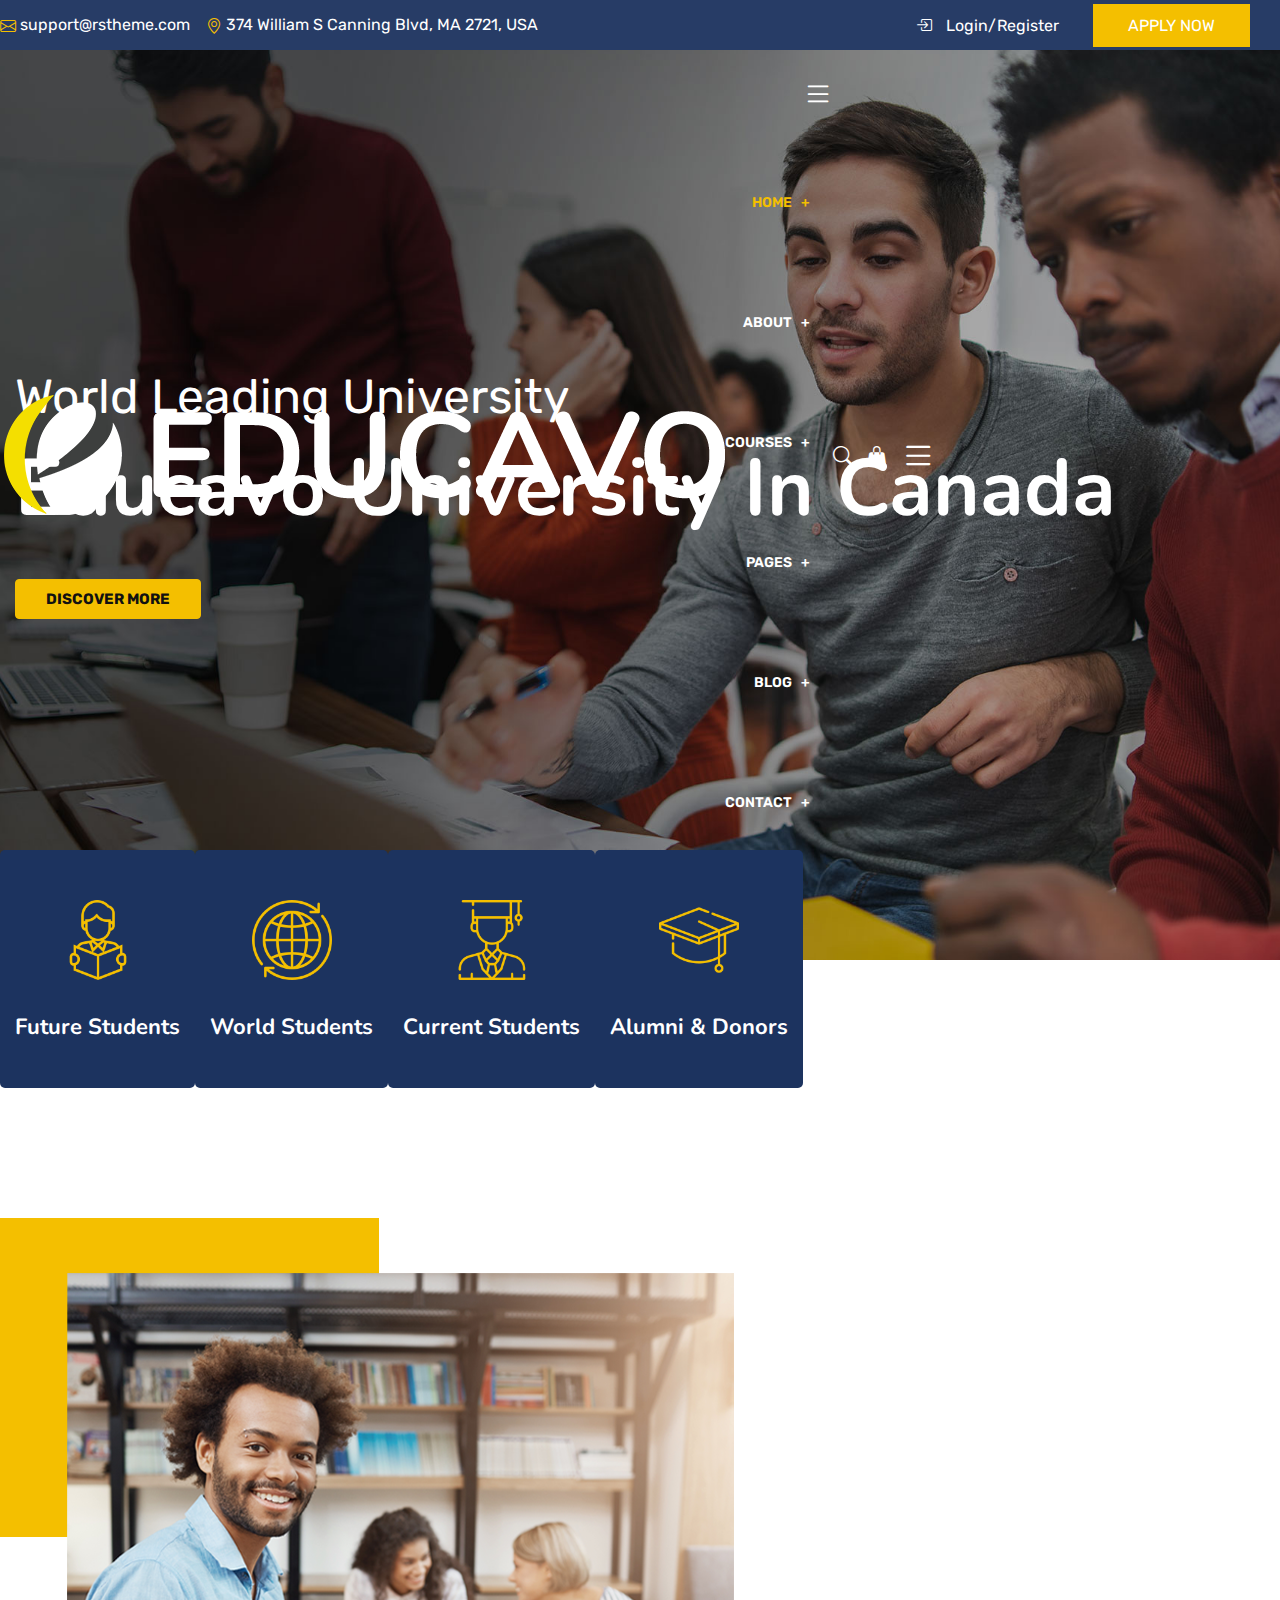
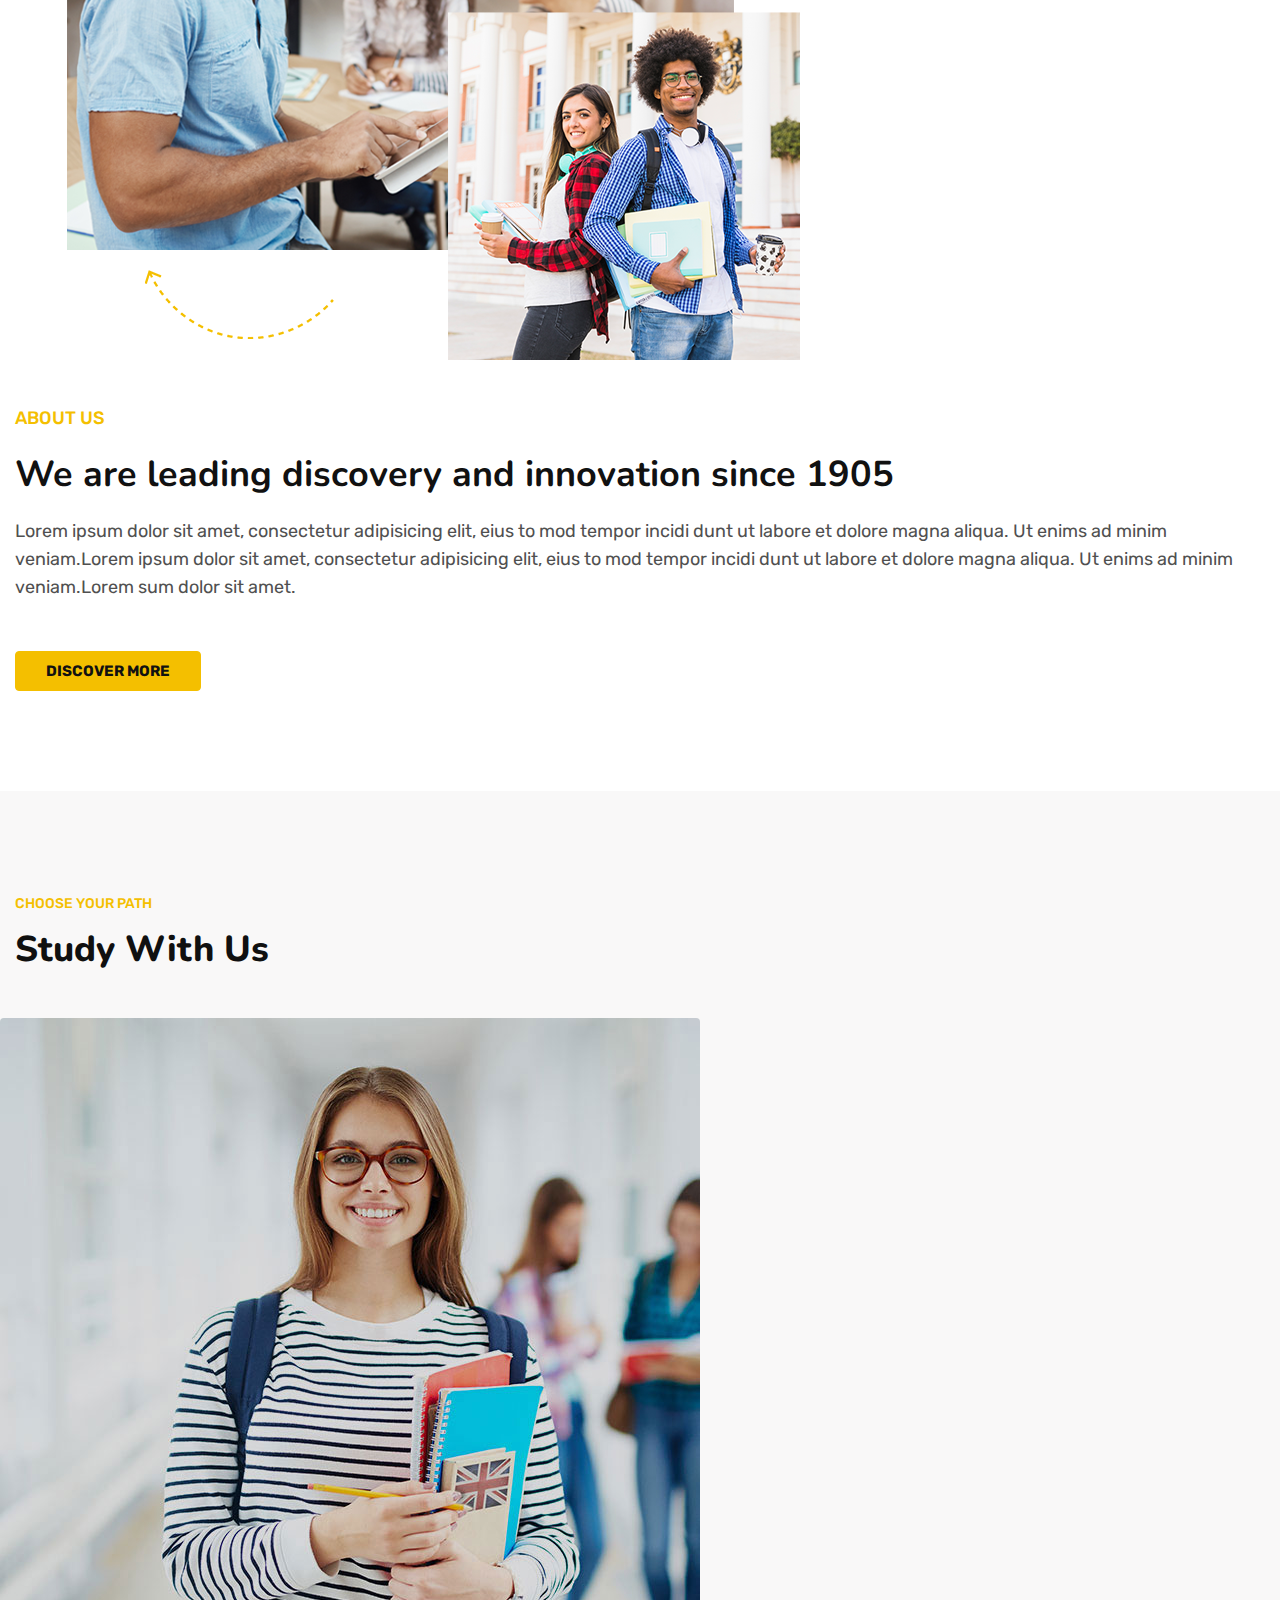
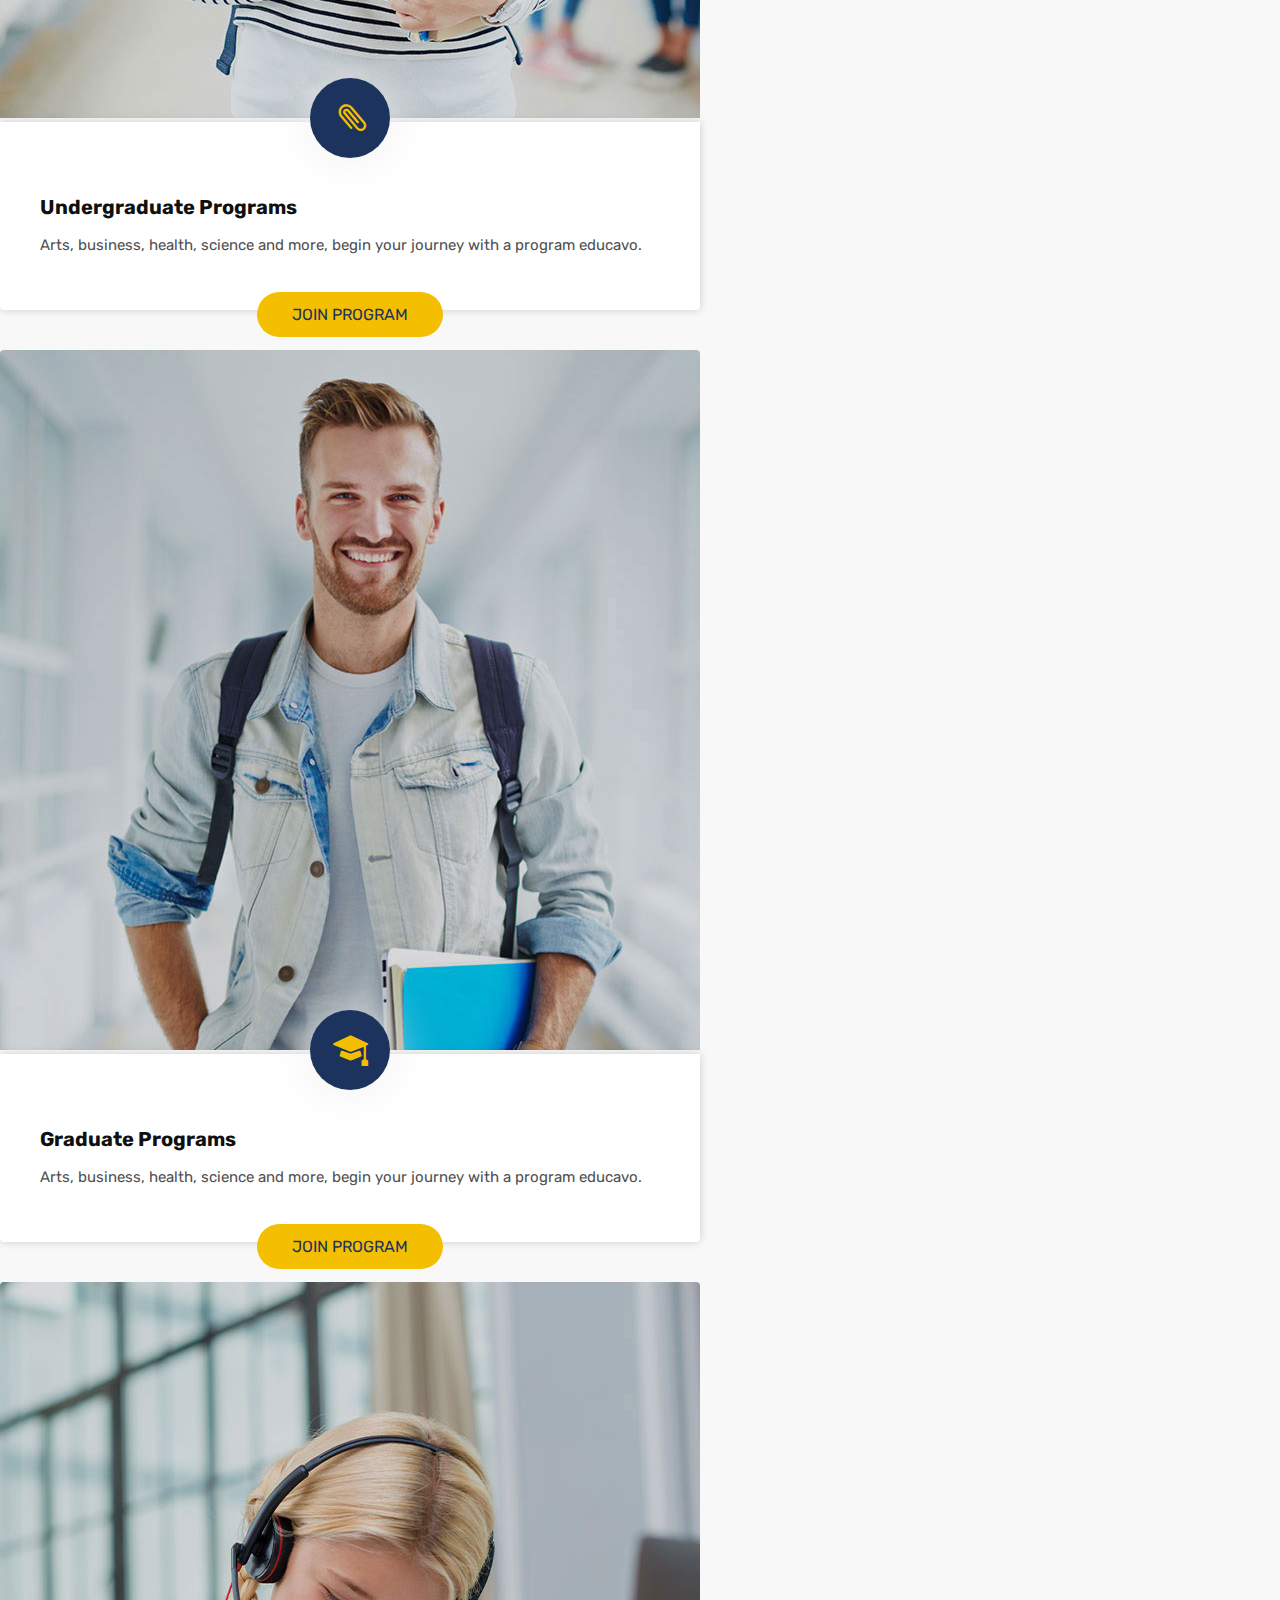
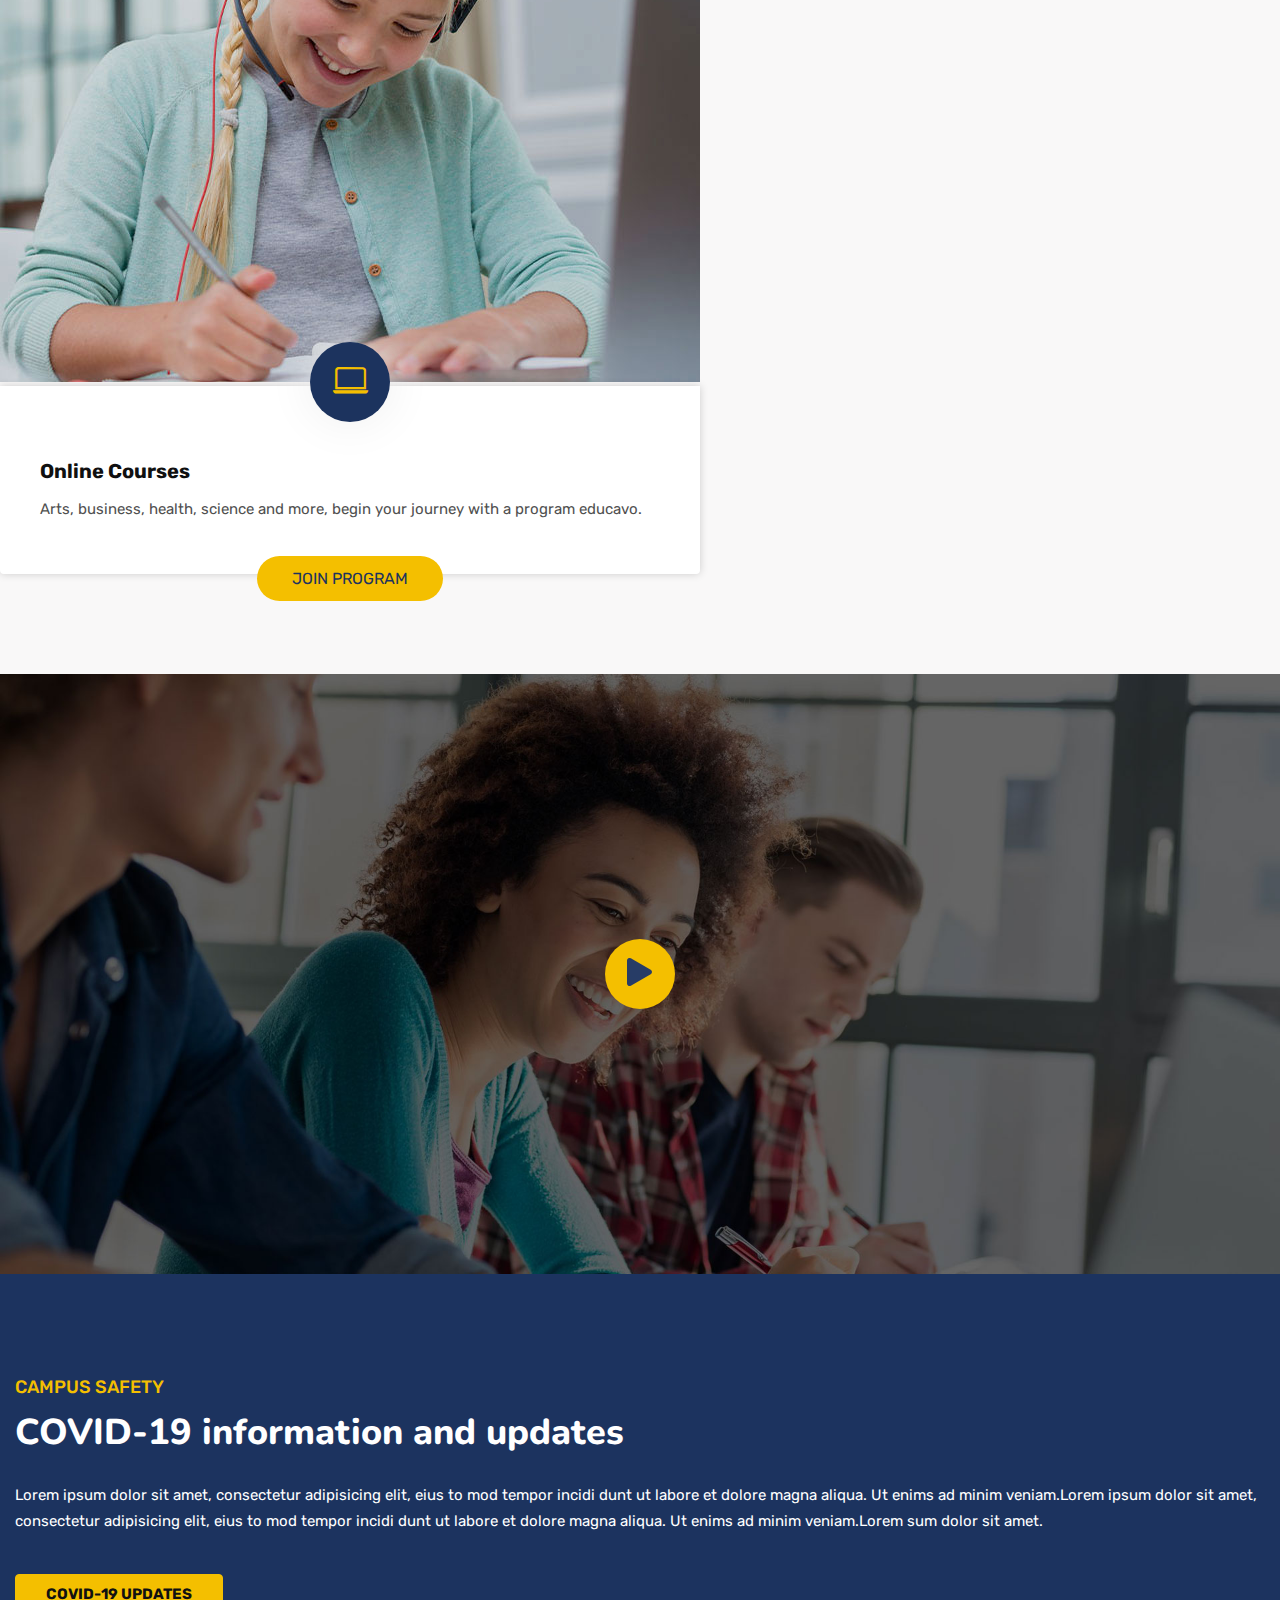
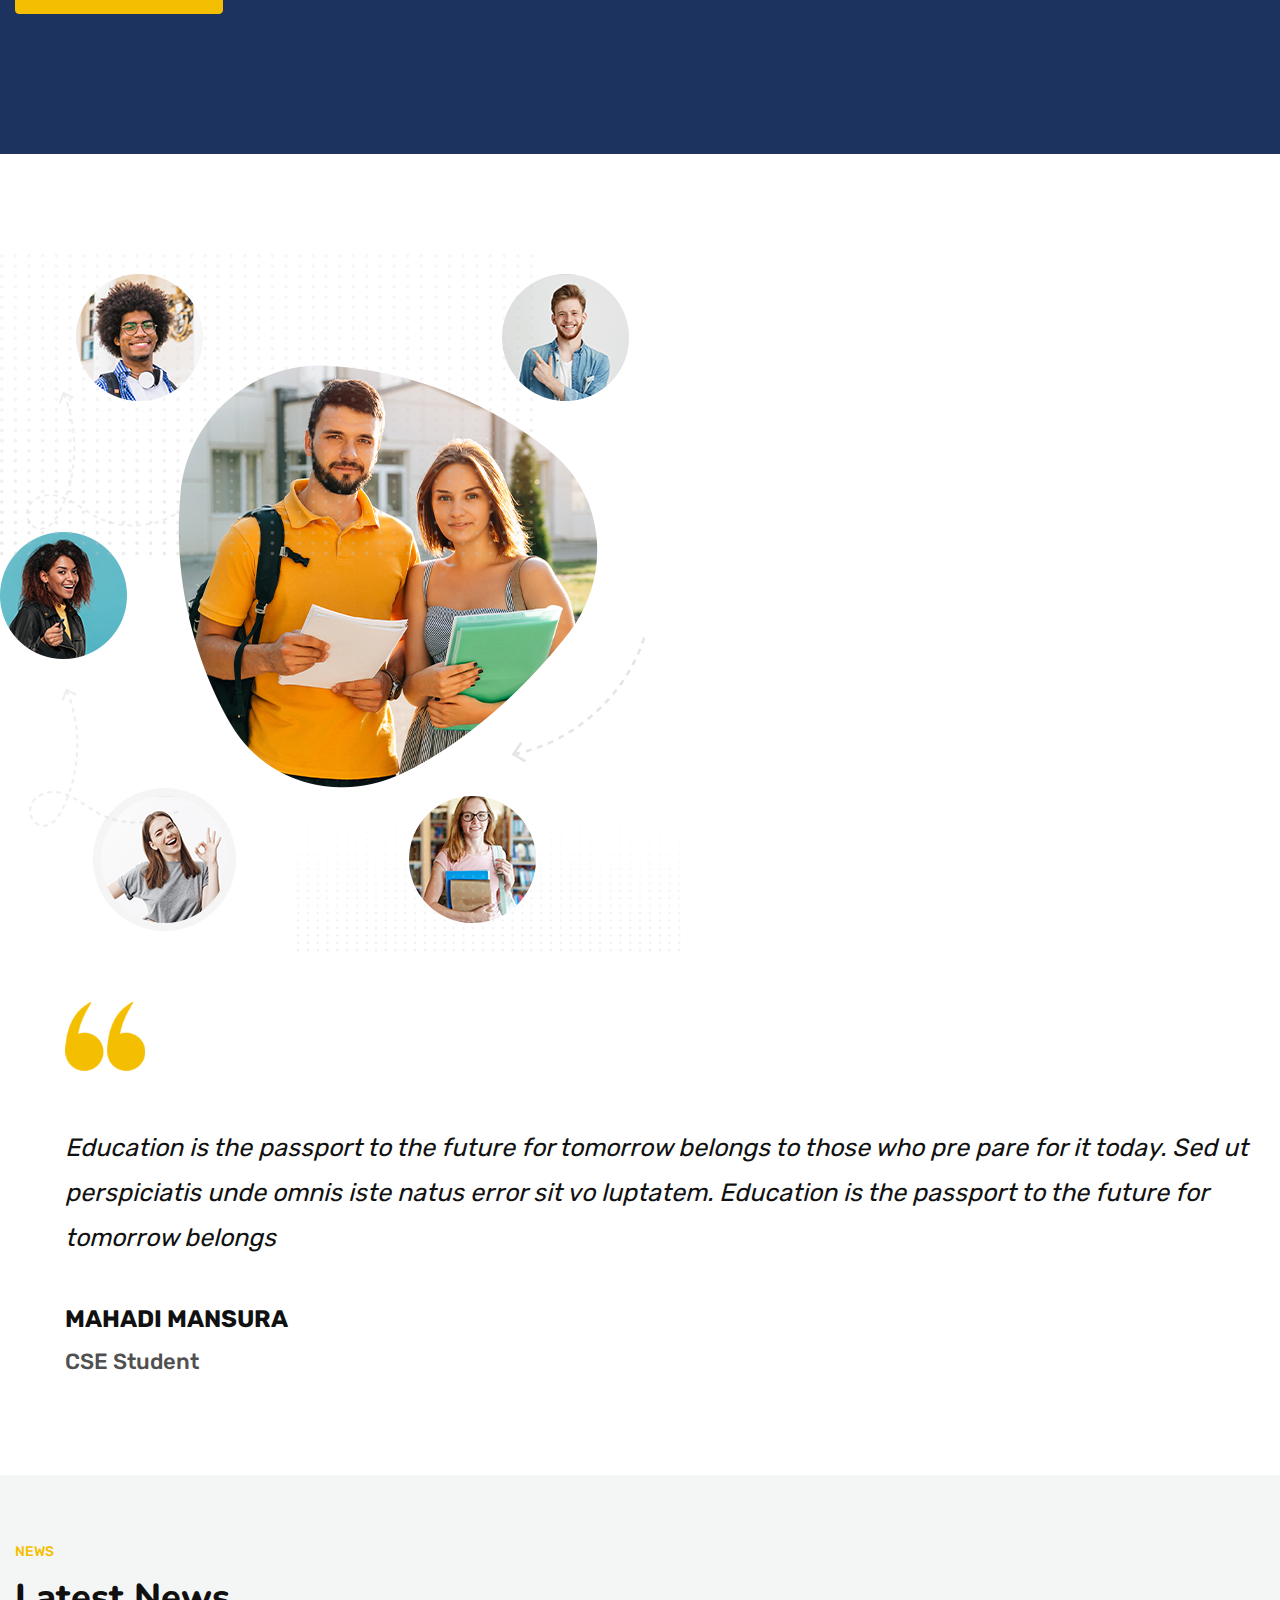
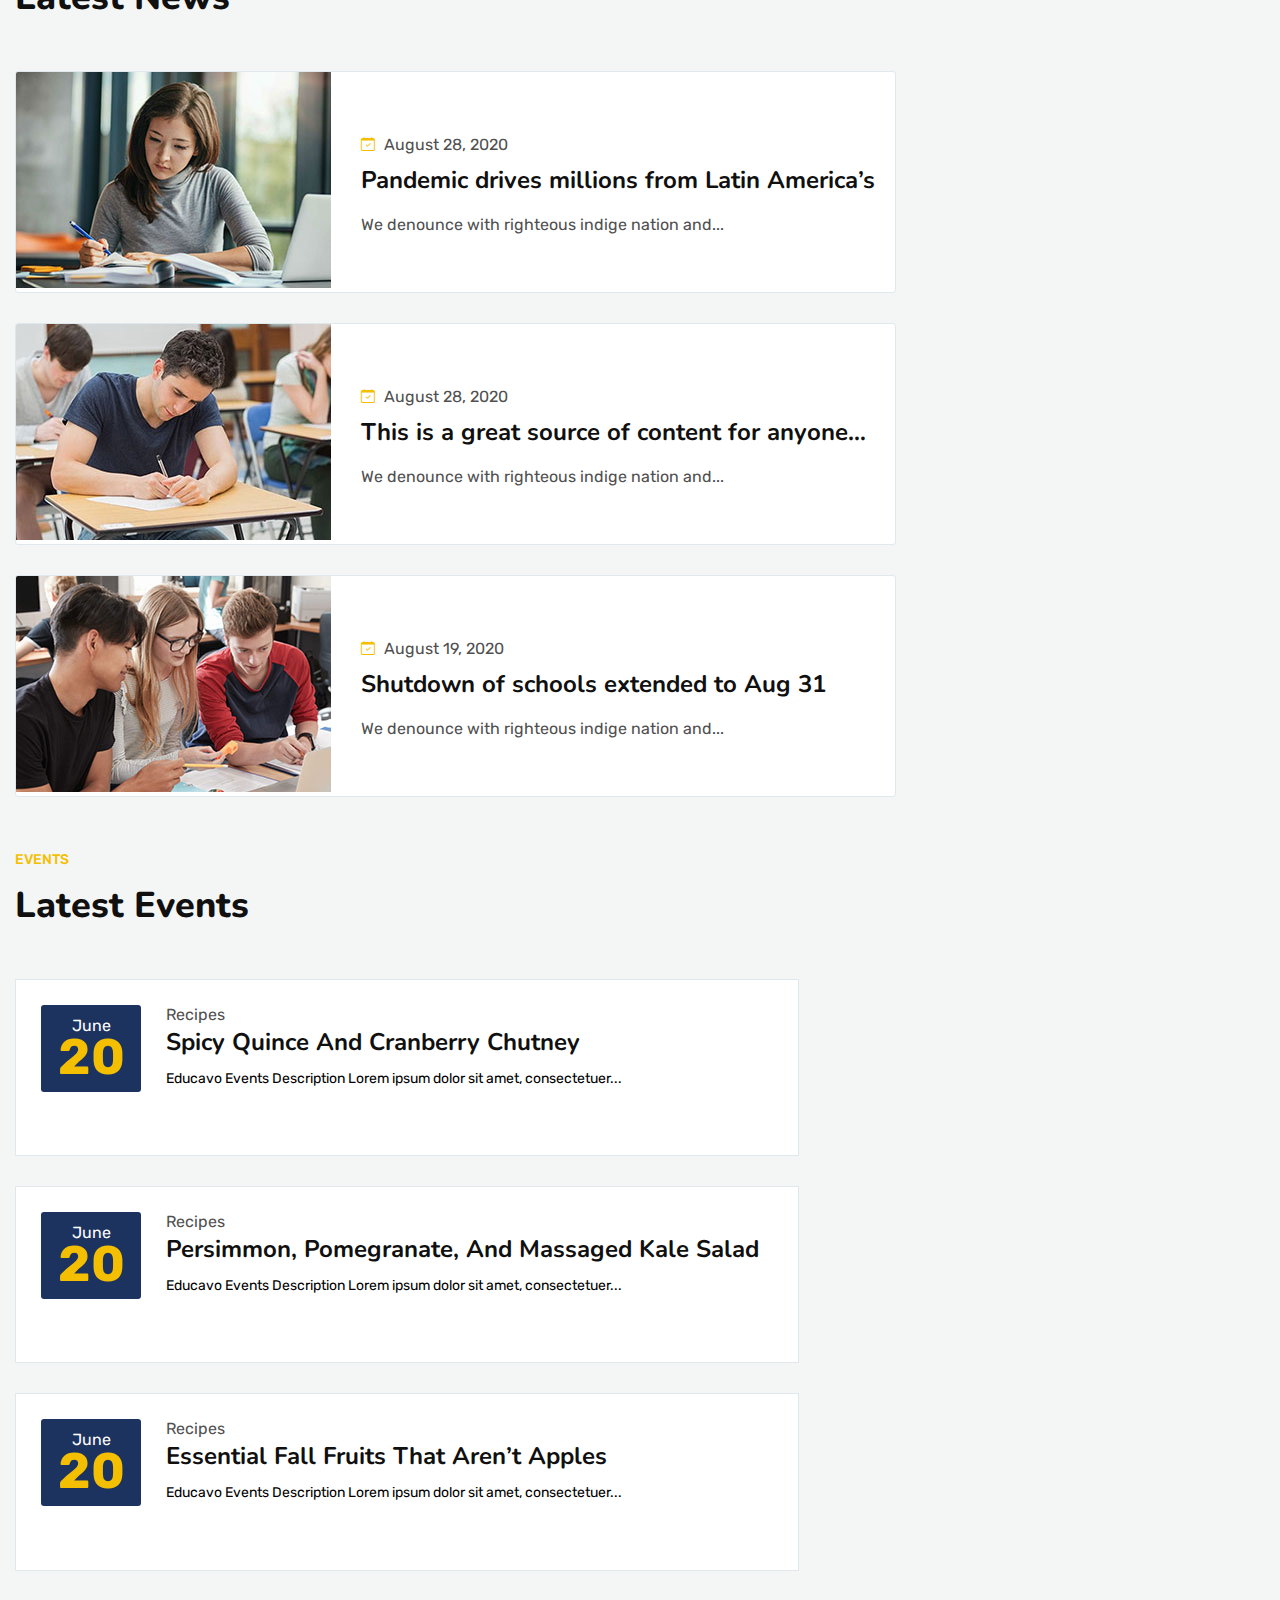
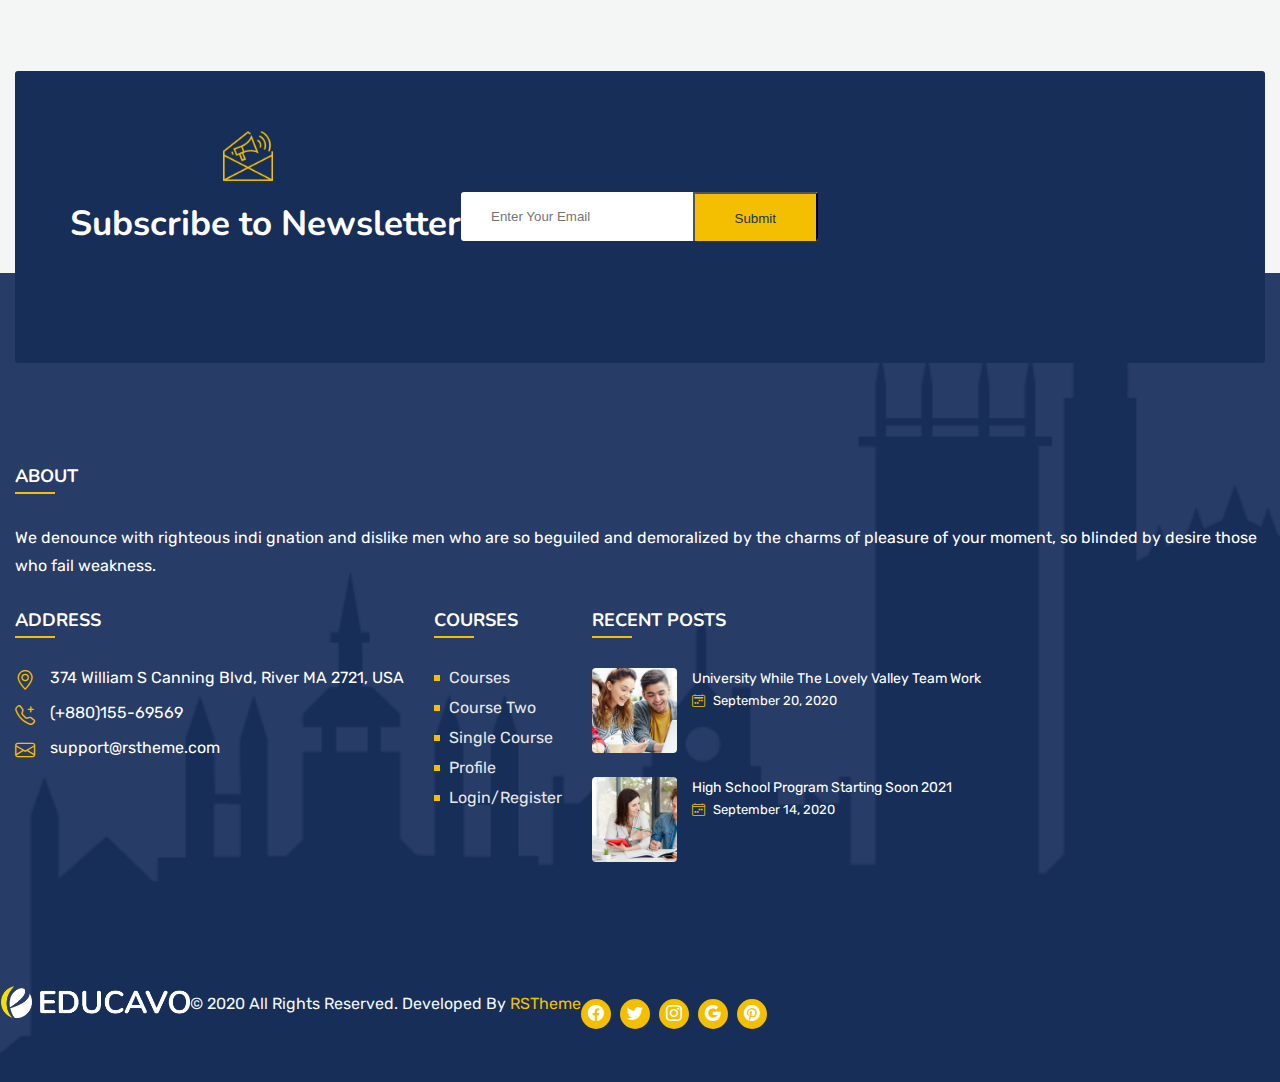
<file: projects/temp6/Education/index.html>
<!DOCTYPE html>
<html lang="en">
<head>
    <meta charset="UTF-8">
    <meta name="viewport" content="width=device-width, initial-scale=1.0">
    <title>EDUCAVO</title>
    <link href="https://cdn.jsdelivr.net/npm/bootstrap@5.2.3/dist/css/bootstrap.min.css" rel="stylesheet" integrity="sha384-rbsA2VBKQhggwzxH7pPCaAqO46MgnOM80zW1RWuH61DGLwZJEdK2Kadq2F9CUG65" crossorigin="anonymous">
    <link rel="stylesheet" href="https://cdn.jsdelivr.net/npm/bootstrap-icons@1.11.3/font/bootstrap-icons.min.css">
    <link rel="stylesheet" href="css/style.css">
</head>
<body class="defult-home">
    <div class="main-content">
        <!-- full width header start -->
        <div class="full-width-header home8-style4 home9">
            <!-- header Starat -->
            <header class="rs-header">
                <!-- Menu Start -->
                <!-- Topbar Area Start -->
                <div class="topbar-area home9-topbar">
                    <div class="container">
                        <div class="row y-middle">
                            <div class="col-md-7">
                                <ul class="topbar-contact">
                                    <li>
                                        <i class="bi bi-envelope"></i>
                                        <a href="mailto:support@rstheme.com">support@rstheme.com</a>
                                    </li>
                                    <li>
                                        <i class="bi bi-geo-alt"></i>
                                        374 William S Canning Blvd, MA 2721, USA
                                    </li>
                                </ul>
                            </div>
                            <div class="col-md-5 text-right">
                                <ul class="topbar-right">
                                    <li class="login-register">
                                        <i class="bi bi-box-arrow-in-right"></i>
                                        <a href="#">Login</a>/<a href="#">Register</a>
                                    </li>
                                    <li class="btn-part">
                                        <a class="apply-btn" href="#">Apply Now</a>
                                    </li>
                                </ul>
                            </div>
                        </div>
                    </div>
                </div>
                <!-- Topbar Area End -->
                <div class="menu-area menu-sticky">
                    <div class="container">
                        <div class="row y-middle">
                            <div class="col-lg-2">
                                <div class="logo-cat-wrap">
                                    <div class="logo-part d-flex align-items-center">
                                        <a href="index.html">
                                            <img class="normal-logo vertical-align-middle" src="images/illustration/logo-yellow.png" alt="">
                                        </a>
                                    </div>
                                </div>
                            </div>
                            <div class="col-lg-8 text-right">
                              <div class="rs-menu-area  justify-content-right">
                                  <div class="main-menu">
                                      <div class="mobile-menu">
                                          <a class="rs-menu-toggle rs-menu-toggle-close d-lg-none">
                                            <i class="bi bi-list"></i>
                                          </a>
                                      </div>
                                      <nav class="rs-menu rs-menu-close d-none d-lg-block">
                                         <ul class="nav-menu d-flex">
                                            <li class="rs-mega-menu mega-rs menu-item-has-children current-menu-item"> 
                                                <a href="index.html">Home</a>
                                            </li>
                                            <li class="menu-item-has-children">
                                                <a href="#">About</a>
                                            </li>

                                            <li class="menu-item-has-children">
                                                <a href="#">Courses</a>
                                            </li>

                                            <li class="menu-item-has-children">
                                                <a href="#">Pages</a>
                                            </li>

                                            <li class="menu-item-has-children">
                                                <a href="#">Blog</a>
                                            </li>

                                            <li class="menu-item-has-children">
                                                <a href="#">Contact</a>
                                            </li>
                                        </ul>
                                      </nav>                                        
                                  </div> 
                                
                              </div>
                            </div>
                            <div class="col-lg-2 text-right">
                                <div class="expand-btn-inner row-col-lg-6">
                                    <ul>
                                        <li class="">
                                            <a class="hidden-xs rs-search">
                                                <i class="bi bi-search"></i>
                                            </a>
                                        </li>
                                        <li class="user-icon cart-inner no-border mini-cart-active">
                                            <a href="#"><i class="bi bi-handbag-fill"></i></a>
                                        </li>
                                        <li>
                                            <a class="style6">
                                                <i class="bi bi-list"></i>
                                            </a>
                                        </li>
                                    </ul>
                                </div>
                            </div>
                        </div>
                    </div>
                </div>
                <!-- Menu-End -->
            </header>
            <!-- Header End -->
        </div>
        <!-- full width header end -->
        
        <!-- Banner Selection-Start -->
        <div id="rs-banner" class="rs-banner style8">
            <div class="container">
                <div class="banner-content">
                     <div class="sl-sub-title wow bounceInLeft" data-wow-delay="300ms" data-wow-duration="2000ms" style="visibility: visible; animation-duration: 2000ms; animation-delay: 300ms; animation-name: bounceInLeft;">World Leading University</div>
                     <h1 class="sl-title wow fadeInRight" data-wow-delay="600ms" data-wow-duration="2000ms" style="visibility: visible; animation-duration: 2000ms; animation-delay: 600ms; animation-name: fadeInRight;">Educavo University In Canada</h1>
                     <div class="sl-btn wow fadeInUp" data-wow-delay="900ms" data-wow-duration="2000ms" style="visibility: visible; animation-duration: 2000ms; animation-delay: 900ms; animation-name: fadeInUp;">
                         <a class="readon yellow-btn" href="#">Discover More</a>
                     </div>
                </div>
            </div>
        </div>
        <!-- Banner Selection-End -->

        <!-- Featurs Section Start -->
        <div id="rs-features" class="rs-features style2">
            <div class="container">
               <div class="row">
                    <div class="col-lg-3 col-md-6 md-mb-30">
                        <div class="rs-iconbox-area">
                            <div class="icon-area">
                               <img src="images/illustration/1.png" alt="">
                            </div>
                            <div class="text-area">
                               <h3 class="icon-title">Future Students</h3>
                            </div>
                        </div>
                    </div>  
                    <div class="col-lg-3 col-md-6 md-mb-30">
                        <div class="rs-iconbox-area">
                            <div class="icon-area">
                               <img src="images/illustration/2.png" alt="">
                            </div>
                            <div class="text-area">
                               <h3 class="icon-title">World Students</h3>
                            </div>
                        </div>
                    </div>  
                    <div class="col-lg-3 col-md-6 sm-mb-30">
                        <div class="rs-iconbox-area">
                            <div class="icon-area">
                               <img src="images/illustration/3.png" alt="">
                            </div>
                            <div class="text-area">
                               <h3 class="icon-title">Current Students</h3>
                            </div>
                        </div>
                    </div>  
                    <div class="col-lg-3 col-md-6">
                        <div class="rs-iconbox-area">
                            <div class="icon-area">
                               <img src="images/illustration/4.png" alt="">
                            </div>
                            <div class="text-area">
                               <h3 class="icon-title">Alumni &amp; Donors</h3>
                            </div>
                        </div>
                    </div> 
                </div>
            </div>
        </div>
        <!-- Featurs Section End -->

        <!-- Aboutv Section Star -->
        
        <div class="rs-about style9 pt-100 pb-100 md-pt-70 md-pb-70">
            <div class="container">
                <div class="row align-items-center">
                    <div class="col-lg-6 col-md-12 md-mb-40">
                       <div class="img-part js-tilt" >
                           <img src="images/illustration/about.png" alt="images">
                       </div>
                    </div>
                    <div class="col-lg-6 pl-100 md-pl-15 col-md-12">
                        <div class="content">
                            <div class="sub-title mb-20">
                                About Us
                            </div>
                            <h2 class="sl-title mb-40 md-mb-20">We are leading discovery and innovation since 1905</h2>
                            <p class="desc mb-50">
                               Lorem ipsum dolor sit amet, consectetur adipisicing elit, eius to mod tempor incidi dunt ut labore et dolore magna aliqua. Ut enims ad minim veniam.Lorem ipsum dolor sit amet, consectetur adipisicing elit, eius to mod tempor incidi dunt ut labore et dolore magna aliqua. Ut enims ad minim veniam.Lorem sum dolor sit amet.
                            </p>
                        </div>
                          <div class="btn-part">
                              <a class="readon yellow-btn" href="#">Discover More</a>
                          </div>
                    </div>
                </div>
            </div>
          </div>
        <!-- Aboutv Section End -->

       <!-- Categories Section Start -->
       <div class="rs-categories home9-style event-bg pt-100 pb-100 md-pt-70 md-pb-70">
        <div class="container">
            <div class="sec-title3 text-center mb-45">
                <div class="sub-title yellow-color">Choose Your Path</div>
                <h2 class="title black-color">Study With Us</h2>
            </div>
            <div class="row">
                <div class="col-lg-4 md-mb-40">
                    <div class="categories-items">
                        <div class="images-part">
                            <a href="#"><img src="images/illustration/1 (2).jpg" alt=""></a>
                        </div>
                        <div class="image-content">
                           <div class="effect-icon">
                            <i class="bi bi-paperclip"></i>
                           </div>
                           <div class="title">
                               <a href="#">Undergraduate Programs</a>
                           </div>
                           <div class="description">
                               <p>Arts, business, health, science and more, begin your journey with a program educavo.</p>
                           </div>
                            <div class="button-bottom">
                                <div class="button-effect">
                                    <a href="#">Join Program</a>
                                </div>
                            </div>
                        </div>
                    </div>
                </div>  
                <div class="col-lg-4 md-mb-40">
                    <div class="categories-items">
                        <div class="images-part">
                            <a href="#"><img src="images/illustration/2 (2).jpg" alt=""></a>
                        </div>
                        <div class="image-content">
                           <div class="effect-icon">
                            <i class="bi bi-mortarboard-fill"></i>
                           </div>
                           <div class="title">
                               <a href="#">Graduate Programs</a>
                           </div>
                           <div class="description">
                               <p>Arts, business, health, science and more, begin your journey with a program educavo.</p>
                           </div>
                            <div class="button-bottom">
                                <div class="button-effect">
                                    <a href="#">Join Program</a>
                                </div>
                            </div>
                        </div>
                    </div>
                </div>  
                <div class="col-lg-4">
                    <div class="categories-items">
                        <div class="images-part">
                            <a href="#"><img src="images/illustration/3 (1).jpg" alt=""></a>
                        </div>
                        <div class="image-content">
                           <div class="effect-icon">
                            <i class="bi bi-laptop"></i>
                           </div>
                           <div class="title">
                               <a href="#">Online Courses</a>
                           </div>
                           <div class="description">
                               <p>Arts, business, health, science and more, begin your journey with a program educavo.</p>
                           </div>
                            <div class="button-bottom">
                                <div class="button-effect">
                                    <a href="#">Join Program</a>
                                </div>
                            </div>
                        </div>
                    </div>
                </div>
            </div>
        </div>
    </div>
       <!-- Categories Section End -->

       <!-- Video Section Start -->
       <div class="rs-video-home9">
        <div class="img-part media-icon yellow-color">
            <a class="popup-videos" href="#">
                <i class="bi bi-play-fill"></i>
            </a>
        </div>
    </div>
       <!-- Video Section End -->

       <!-- CTA Section Start -->
       <div class="rs-cta home9-style">
        <div class="partition-bg-wrap">
            <div class="container">
                <div class="row">
                    <div class="offset-lg-6"></div>
                    <div class="col-lg-6 pl-90 md-pl-15">
                        <div class="sec-title3 mb-40">
                            <div class="sub-title big">Campus Safety</div>
                                <h2 class="title white-color pr-70">COVID-19 information and updates</h2>
                            <div class="desc white-color mb-40">
                                Lorem ipsum dolor sit amet, consectetur adipisicing elit, eius to mod tempor incidi dunt ut labore et dolore magna aliqua. Ut enims ad minim veniam.Lorem ipsum dolor sit amet, consectetur adipisicing elit, eius to mod tempor incidi dunt ut labore et dolore magna aliqua. Ut enims ad minim veniam.Lorem sum dolor sit amet.
                            </div>
                            <div class="btn-part">
                              <a class="readon yellow-btn transparent3" href="#">Covid-19 Updates</a>
                          </div>
                        </div>
                    </div>
                    <div class="bg-img"></div>
                </div>
            </div>
        </div>
    </div>
       <!-- CTA Section End -->

       <!-- Testimonial Section Start -->
       <div class="rs-testimonial home9-style pt-100 pb-100 md-pt-70 md-pb-70">
        <div class="container">
            <div class="row">
                <div class="col-lg-6 col-md-6 sm-mb-40">
                    <div class="image-part js-tilt" style="will-change: transform; transform: perspective(300px) rotateX(0deg) rotateY(0deg);">
                        <img src="images/illustration/1 (1).png" alt="images">
                    </div>
                </div> 
                <div class="col-lg-6 pl-65 md-pl-15 col-md-6">
                    <div class="img-part mb-30">
                        <img src="images/illustration/2 (1).png" alt="images">
                    </div>
                    <div class="rs-carousel owl-carousel owl-loaded owl-drag">
                      
                        <div class="owl-stage-outer">
                            <div class="owl-stage">
                                <div class="owl-item cloned">
                                    <div class="testi-item">
                                        <div class="item-content">
                                           <p>Education is the passport to the future for tomorrow belongs to those who pre pare for it today. Sed ut perspiciatis unde omnis iste natus error sit vo luptatem. Education is the passport to the future for tomorrow belongs</p>
                                            <div class="testi-information">
                                                <div class="name">Mahadi Mansura</div>
                                                <span class="designation"> CSE Student</span>
                                            </div>
                                        </div>           
                                    </div>
                                </div>
                                <div class="owl-item cloned">
                                    <div class="testi-item">
                                        <div class="item-content">
                                            <p>Education is the passport to the future for tomorrow belongs to those who pre pare for it today. Sed ut perspiciatis unde omnis iste natus error sit vo luptatem. Education is the passport to the future for tomorrow belongs</p>
                                            <div class="testi-information">
                                                <div class="name">Mahadi Mansura</div>
                                                <span class="designation"> CSE Student</span>
                                            </div>
                                        </div>           
                                    </div>
                                </div>
                                <div class="owl-item active">
                                    <div class="testi-item">
                                        <div class="item-content">
                                            <p>Education is the passport to the future for tomorrow belongs to those who pre pare for it today. Sed ut perspiciatis unde omnis iste natus error sit vo luptatem. Education is the passport to the future for tomorrow belongs</p>
                                            <div class="testi-information">
                                                <div class="name">Mahadi Mansura</div>
                                                <span class="designation"> CSE Student</span>
                                            </div>
                                        </div>           
                                    </div>
                                </div>
                                <div class="owl-item cloned">
                                    <div class="testi-item">
                                        <div class="item-content">
                                            <p>Education is the passport to the future for tomorrow belongs to those who pre pare for it today. Sed ut perspiciatis unde omnis iste natus error sit vo luptatem. Education is the passport to the future for tomorrow belongs</p>
                                            <div class="testi-information">
                                               <div class="name">Mahadi Mansura</div>
                                               <span class="designation"> CSE Student</span>
                                            </div>
                                        </div>           
                                    </div>
                                </div>
                                <div class="owl-item cloned">
                                    <div class="testi-item">
                                        <div class="item-content">
                                            <p>Education is the passport to the future for tomorrow belongs to those who pre pare for it today. Sed ut perspiciatis unde omnis iste natus error sit vo luptatem. Education is the passport to the future for tomorrow belongs</p>
                                            <div class="testi-information">
                                                <div class="name">Mahadi Mansura</div>
                                                <span class="designation"> CSE Student</span>
                                            </div>
                                        </div>           
                                    </div>
                                </div>
                            </div>
                        </div>
                        <!-- <div class="owl-nav disabled">
                            <div class="owl-prev">
                                <i class="fa fa-angle-left"></i>
                            </div>
                            <div class="owl-next">
                                <i class="fa fa-angle-right"></i>
                            </div>
                        </div> -->
                        <!-- <div class="owl-dots disabled"></div> -->
                    </div>
                </div>
            </div>
        </div>
    </div>
       <!-- Testimonial Section End -->

       <!-- Blog Section Start -->
       <div id="rs-blog" class="rs-blog home9-style event2-bg pt-94 pb-100 md-pt-64 md-pb-70">
        <div class="container">
            <div class="row">
                <div class="col-lg-7 col-md-12 pr-75 md-pr-15 md-mb-50">
                    <div class="sec-title3 mb-50 md-mb-30">
                        <div class="sub-title yellow-color">News</div>
                        <h2 class="title black-color">Latest News</h2>
                    </div>
                    <div class="row align-items-center no-gutter white-bg blog-item mb-30 wow fadeInUp">
                        <div class="col-md-6">
                            <div class="image-part">
                                <a href="#"><img src="images/illustration/1 (3).jpg" alt=""></a>
                            </div>
                        </div>
                        <div class="col-md-6">
                            <div class="blog-content">
                                <ul class="blog-meta">
                                  <li><i class="bi bi-calendar-check"></i>August 28, 2020</li>
                                </ul>
                                <h3 class="title"><a href="#">Pandemic drives millions from Latin America’s</a></h3>
                                <p class="txt">We denounce with righteous indige nation and...</p>
                            </div>
                        </div>
                    </div>
                    <div class="row align-items-center no-gutter white-bg blog-item mb-30 wow fadeInUp">
                        <div class="col-md-6">
                            <div class="image-part">
                                <a href="#"><img src="images/illustration/2 (3).jpg" alt=""></a>
                            </div>
                        </div>
                        <div class="col-md-6">
                            <div class="blog-content">
                                <ul class="blog-meta">
                                  <li><i class="bi bi-calendar-check"></i>August 28, 2020</li>
                                </ul>
                                <h3 class="title"><a href="#">This is a great source of content for anyone…</a></h3>
                                <p class="txt">We denounce with righteous indige nation and...</p>
                            </div>
                        </div>
                    </div>
                    <div class="row align-items-center no-gutter white-bg blog-item wow fadeInUp">
                        <div class="col-md-6">
                            <div class="image-part">
                                <a href="#"><img src="images/illustration/3 (2).jpg" alt=""></a>
                            </div>
                        </div>
                        <div class="col-md-6">
                            <div class="blog-content">
                                <ul class="blog-meta">
                                  <li><i class="bi bi-calendar-check"></i>August 19, 2020</li>
                                </ul>
                                <h3 class="title"><a href="#">Shutdown of schools extended to Aug 31</a></h3>
                                <p class="txt">We denounce with righteous indige nation and...</p>
                            </div>
                        </div>
                    </div>
                </div>
                <div class="col-lg-5 lg-pl-0">
                    <div class="sec-title3 mb-50 md-mb-30">
                        <div class="sub-title yellow-color">Events</div>
                        <h2 class="title black-color">Latest Events</h2>
                    </div>
                    <div class="events-short-top mb-30 wow fadeInUp">
                        <div class="date-part">
                            <span class="month">June</span>
                            <div class="date">20</div>
                        </div>
                        <div class="content-part">
                            <div class="categorie">
                                <a href="#">Recipes</a>
                            </div>
                            <h3 class="title"><a href="#">Spicy Quince And Cranberry Chutney</a></h3>
                            <p class="txt">Educavo Events Description Lorem ipsum dolor sit amet, consectetuer...</p>
                        </div>
                    </div>
                    <div class="events-short-top mb-30 wow fadeInUp" >
                        <div class="date-part">
                            <span class="month">June</span>
                            <div class="date">20</div>
                        </div>
                        <div class="content-part">
                            <div class="categorie">
                                <a href="#">Recipes</a>
                            </div>
                            <h3 class="title"><a href="#">Persimmon, Pomegranate, And Massaged Kale Salad</a></h3>
                            <p class="txt">Educavo Events Description Lorem ipsum dolor sit amet, consectetuer...</p>
                        </div>
                    </div> 
                    <div class="events-short-top wow fadeInUp" >
                        <div class="date-part">
                            <span class="month">June</span>
                            <div class="date">20</div>
                        </div>
                        <div class="content-part">
                            <div class="categorie">
                                <a href="#">Recipes</a>
                            </div>
                            <h3 class="title"><a href="#">Essential Fall Fruits That Aren’t Apples</a></h3>
                            <p class="txt">Educavo Events Description Lorem ipsum dolor sit amet, consectetuer...</p>
                        </div>
                    </div> 
                </div>
            </div>
        </div>
    </div>
       <!-- Blog Section End -->

       <!-- Newsletter Section Start -->
       <div class="rs-newsletter style1 event2-bg yellow-color mb--90 sm-mb-0 sm-pb-70">
        <div class="container">
            <div class="newsletter-wrap">
              <div class="row y-middle">
                  <div class="col-lg-6 col-md-12 md-mb-30">
                    <div class="content-part">
                        <div class="sec-title d-lg-flex align-items-center">
                            <div class="title-icon md-mb-15">
                                <img src="images/illustration/newsletter2.png" alt="images">
                            </div>
                            <h2 class="title mb-0 white-color">Subscribe to Newsletter</h2>
                        </div>
                    </div>
                  </div>
                  <div class="col-lg-6 col-md-12">
                      <form class="newsletter-form">
                          <input type="email" name="email" placeholder="Enter Your Email" required="">
                          <button type="submit">Submit</button>
                      </form>
                  </div>
              </div>
            </div>
        </div>
    </div>
       <!-- Newsletter Section End -->

       <!-- Footer Start -->
       <footer id="rs-footer" class="rs-footer home9-style">
        <div class="footer-top">
            <div class="container">
                <div class="row">
                    <div class="col-lg-3 col-md-12 col-sm-12 footer-widget">
                        <h3 class="widget-title">About</h3>
                          <div class="textwidget white-color pr-60 md-pr-15"><p>We denounce with righteous indi gnation and dislike men who are so beguiled and demoralized by the charms of pleasure of your moment, so blinded by desire those who fail weakness.</p>
                          </div>
                    </div>
                    <div class="col-lg-3 col-md-12 col-sm-12 footer-widget md-mb-50">
                        <h3 class="widget-title">Address</h3>
                        <ul class="address-widget">
                            <li>
                                <i class="bi bi-geo-alt"></i>
                                <div class="desc">374 William S Canning Blvd, River MA 2721, USA</div>
                            </li>
                            <li>
                                <i class="bi bi-telephone-plus"></i>
                                <div class="desc">
                                   <a href="#">(+880)155-69569</a>
                                </div>
                            </li>
                            <li>
                                <i class="bi bi-envelope"></i>
                                <div class="desc">
                                    <a href="#">support@rstheme.com</a>
                                </div>
                            </li>
                        </ul>
                    </div>
                    <div class="col-lg-3 col-md-12 col-sm-12 pl-50 md-pl-15 footer-widget md-mb-50">
                        <h3 class="widget-title">Courses</h3>
                        <ul class="site-map">
                            <li><a href="#">Courses</a></li>
                            <li><a href="#">Course Two</a></li>
                            <li><a href="#">Single Course</a></li>
                            <li><a href="#">Profile</a></li>
                            <li><a href="#">Login/Register</a></li>
                        </ul>
                    </div>
                    <div class="col-lg-3 col-md-12 col-sm-12 footer-widget">
                        <h3 class="widget-title">Recent Posts</h3>
                        <div class="recent-post mb-20">
                            <div class="post-img">
                                <img src="images/illustration/1 (4).jpg" alt="">
                            </div>
                            <div class="post-item">
                                <div class="post-desc">
                                    <a href="#">University while the lovely valley team work</a>
                                </div>
                                <span class="post-date">
                                    <i class="bi bi-calendar2-week"></i>
                                    September 20, 2020
                                </span>
                            </div>
                        </div> 
                        <div class="recent-post mb-20 md-pb-0">
                            <div class="post-img">
                                <img src="images/illustration/2 (4).jpg" alt="">
                            </div>
                            <div class="post-item">
                                <div class="post-desc">
                                    <a href="#">High school program starting soon 2021</a>
                                </div>
                                <span class="post-date">
                                    <i class="bi bi-calendar4-week"></i>
                                    September 14, 2020
                                </span>
                            </div>
                        </div>
                    </div>
                </div>
            </div>
        </div>
        <div class="footer-bottom">
            <div class="container">                    
                <div class="row y-middle">
                    <div class="col-lg-4 md-mb-20">
                        <div class="footer-logo md-text-center">
                            <a href="index.html"><img src="images/illustration/logo-yellow.png" alt=""></a>
                        </div>
                    </div>
                    <div class="col-lg-4 md-mb-20">
                        <div class="copyright  md-text-left">
                            <p>© 2020 All Rights Reserved. Developed By <a href="http://rstheme.com/">RSTheme</a></p>
                        </div>
                    </div>
                    <div class="col-lg-4  md-text-left">
                        <ul class="footer-social">
                            <li><a href="#"><i class="bi bi-facebook"></i></a></li>
                            <li><a href="#"><i class="bi bi-twitter"></i></a></li>
                            <li><a href="#"><i class="bi bi-instagram"></i></a></li>
                            <li><a href="#"><i class="bi bi-google"></i></a></li>
                            <li><a href="#"><i class="bi bi-pinterest"></i></a></li>
                        </ul>
                    </div>
                </div>
            </div>
        </div>
    </footer>
       <!-- Footer End -->
    </div>
</body>
</html>
</file>
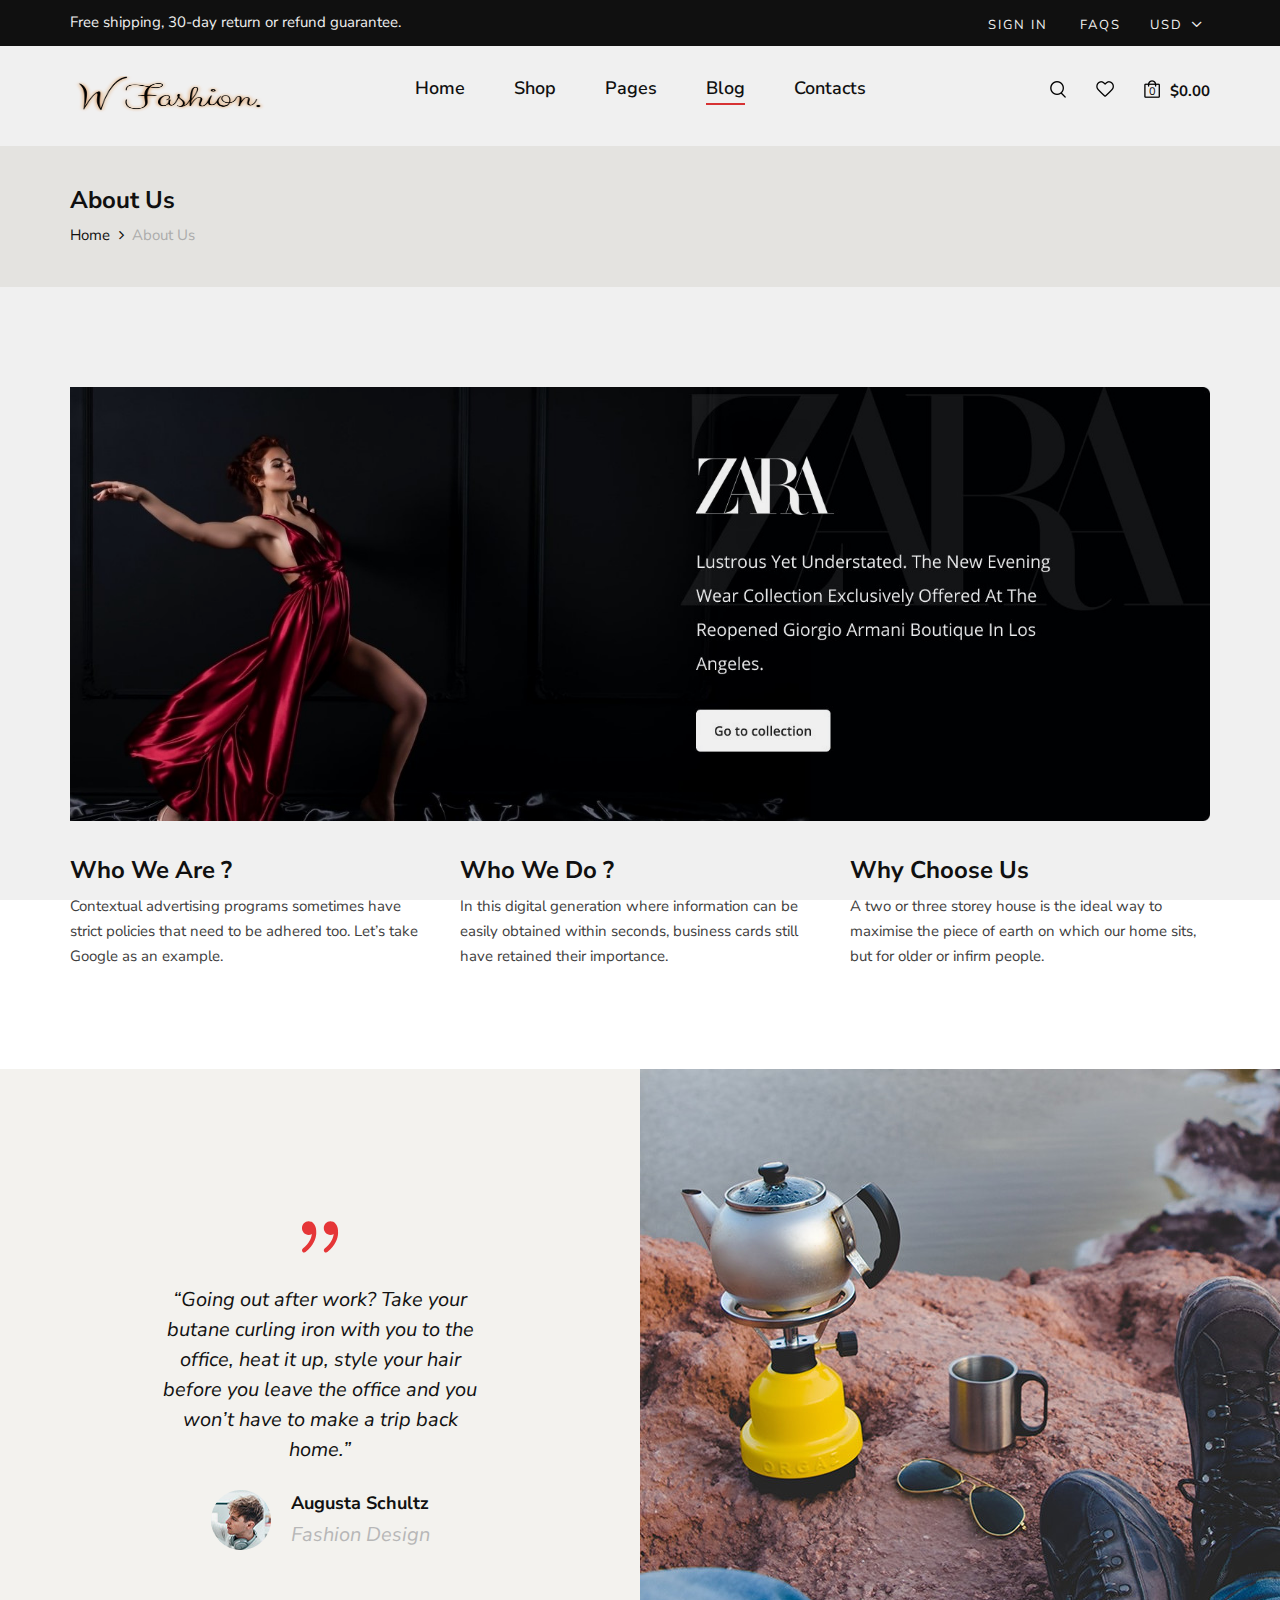
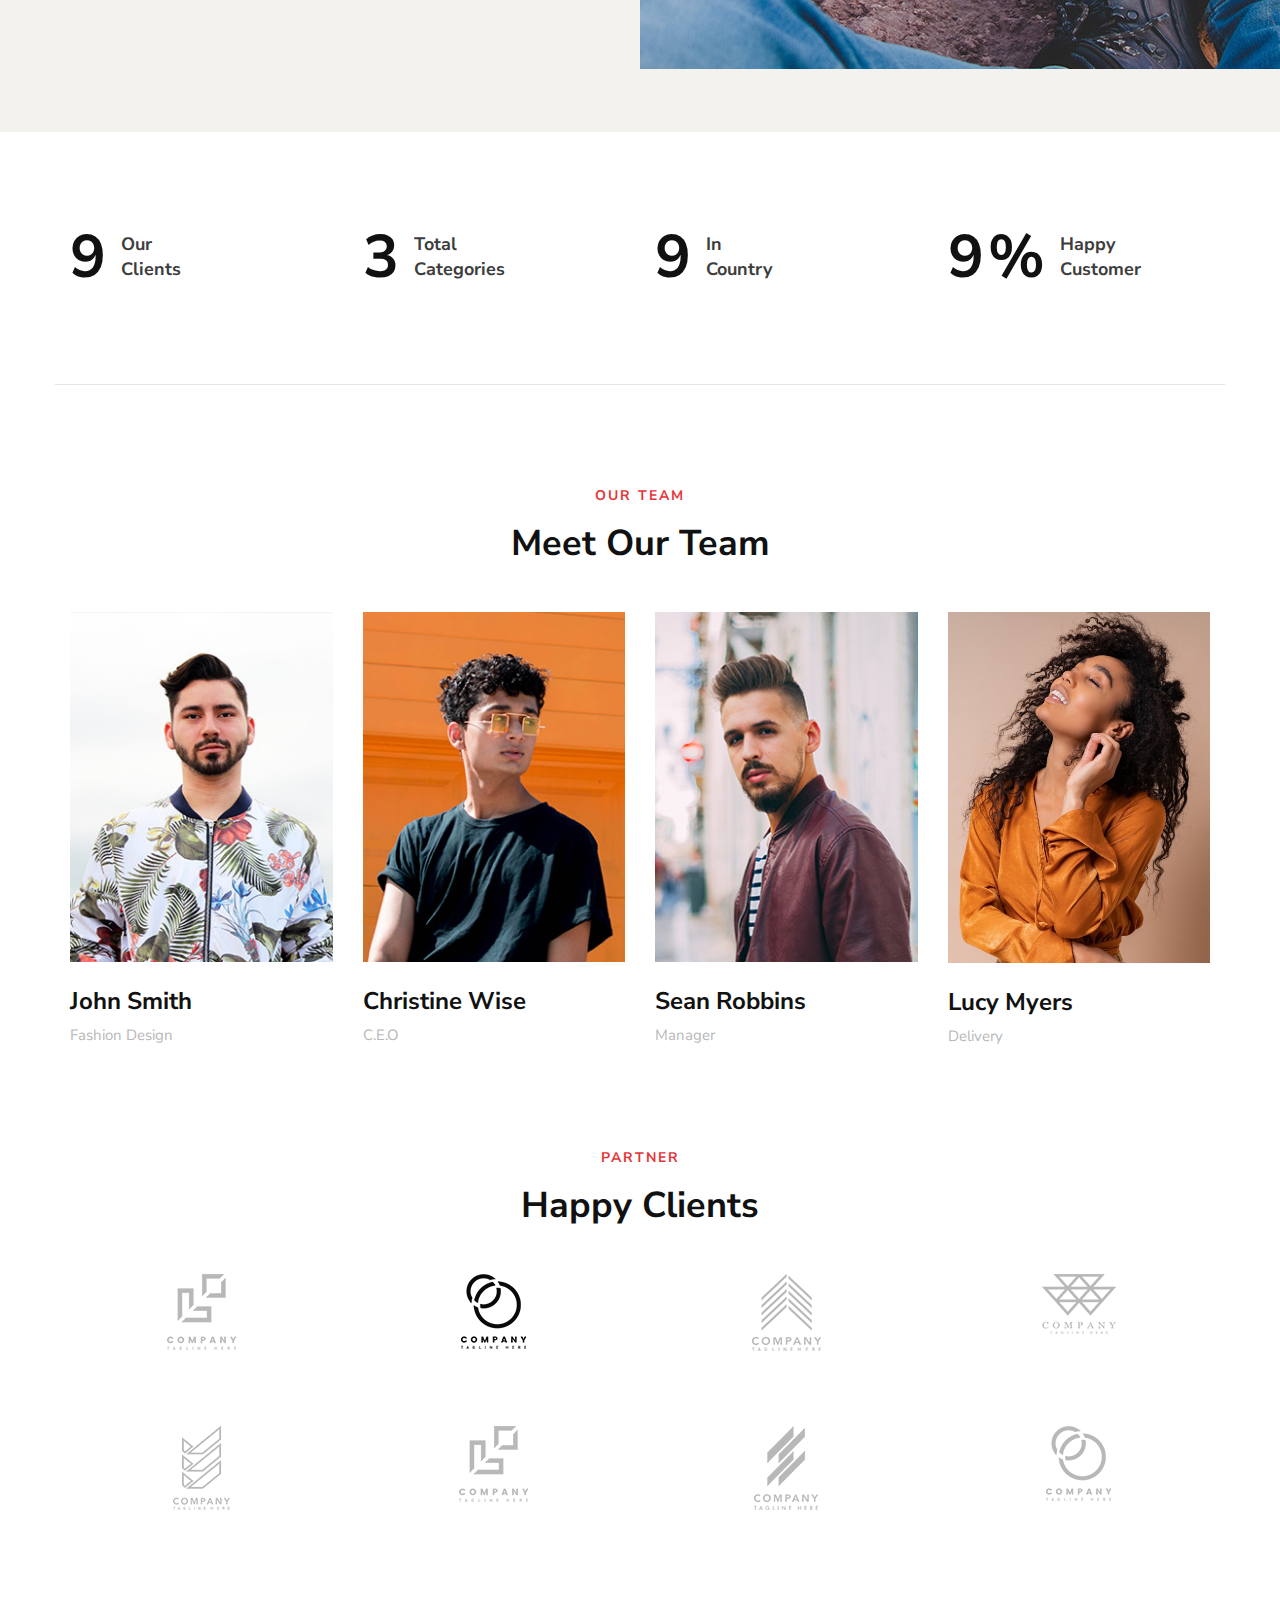
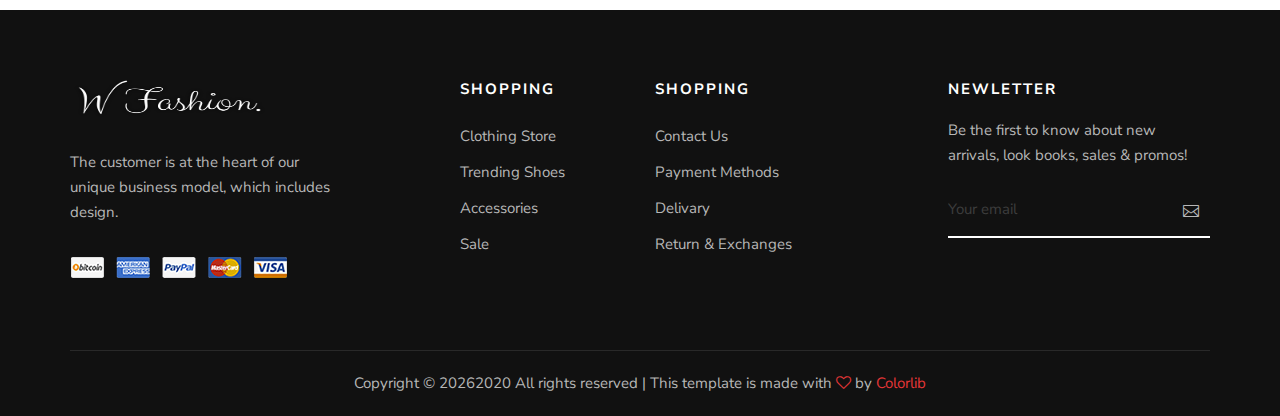
<file: projects/temp4/Fashion/about.html>
<!DOCTYPE html>
<html lang="zxx">

<head>
    <meta charset="UTF-8">
    <meta name="description" content="Male_Fashion Template">
    <meta name="keywords" content="Male_Fashion, unica, creative, html">
    <meta name="viewport" content="width=device-width, initial-scale=1.0">
    <meta http-equiv="X-UA-Compatible" content="ie=edge">
    <title>Male-Fashion | Template</title>

    <!-- Google Font -->
    <link href="https://fonts.googleapis.com/css2?family=Nunito+Sans:wght@300;400;600;700;800;900&display=swap"
    rel="stylesheet">

    <!-- Css Styles -->
    <link rel="stylesheet" href="css/bootstrap.min.css" type="text/css">
    <link rel="stylesheet" href="css/font-awesome.min.css" type="text/css">
    <link rel="stylesheet" href="css/elegant-icons.css" type="text/css">
    <link rel="stylesheet" href="css/magnific-popup.css" type="text/css">
    <link rel="stylesheet" href="css/nice-select.css" type="text/css">
    <link rel="stylesheet" href="css/owl.carousel.min.css" type="text/css">
    <link rel="stylesheet" href="css/slicknav.min.css" type="text/css">
    <link rel="stylesheet" href="css/style.css" type="text/css">
</head>

<body>
    <!-- Page Preloder -->
    <div id="preloder">
        <div class="loader"></div>
    </div>

    <!-- Offcanvas Menu Begin -->
    <div class="offcanvas-menu-overlay"></div>
    <div class="offcanvas-menu-wrapper">
        <div class="offcanvas__option">
            <div class="offcanvas__links">
                <a href="#">Sign in</a>
                <a href="#">FAQs</a>
            </div>
            <div class="offcanvas__top__hover">
                <span>Usd <i class="arrow_carrot-down"></i></span>
                <ul>
                    <li>USD</li>
                    <li>EUR</li>
                    <li>USD</li>
                </ul>
            </div>
        </div>
        <div class="offcanvas__nav__option">
            <a href="#" class="search-switch"><img src="img/icon/search.png" alt=""></a>
            <a href="#"><img src="img/icon/heart.png" alt=""></a>
            <a href="#"><img src="img/icon/cart.png" alt=""> <span>0</span></a>
            <div class="price">$0.00</div>
        </div>
        <div id="mobile-menu-wrap"></div>
        <div class="offcanvas__text">
            <p>Free shipping, 30-day return or refund guarantee.</p>
        </div>
    </div>
    <!-- Offcanvas Menu End -->

    <!-- Header Section Begin -->
    <header class="header">
        <div class="header__top">
            <div class="container">
                <div class="row">
                    <div class="col-lg-6 col-md-7">
                        <div class="header__top__left">
                            <p>Free shipping, 30-day return or refund guarantee.</p>
                        </div>
                    </div>
                    <div class="col-lg-6 col-md-5">
                        <div class="header__top__right">
                            <div class="header__top__links">
                                <a href="#">Sign in</a>
                                <a href="#">FAQs</a>
                            </div>
                            <div class="header__top__hover">
                                <span>Usd <i class="arrow_carrot-down"></i></span>
                                <ul>
                                    <li>USD</li>
                                    <li>EUR</li>
                                    <li>USD</li>
                                </ul>
                            </div>
                        </div>
                    </div>
                </div>
            </div>
        </div>
        <div class="container">
            <div class="row">
                <div class="col-lg-3 col-md-3">
                    <div class="header__logo">
                        <a href="./index.html"><img width="200px" height="40px" src="img/logoblack.png" alt=""></a>
                    </div>
                </div>
                <div class="col-lg-6 col-md-6">
                    <nav class="header__menu mobile-menu">
                        <ul>
                            <li><a href="./index.html">Home</a></li>
                            <li><a href="./shop.html">Shop</a></li>
                            <li><a href="#">Pages</a>
                                <ul class="dropdown">
                                    <li><a href="./about.html">About Us</a></li>
                                    <li><a href="./shop-details.html">Shop Details</a></li>
                                    <li><a href="./shopping-cart.html">Shopping Cart</a></li>
                                    <li><a href="./checkout.html">Check Out</a></li>
                                    <li><a href="./blog-details.html">Blog Details</a></li>
                                </ul>
                            </li>
                            <li class="active"><a href="./blog.html">Blog</a></li>
                            <li><a href="./contact.html">Contacts</a></li>
                        </ul>
                    </nav>
                </div>
                <div class="col-lg-3 col-md-3">
                    <div class="header__nav__option">
                        <a href="#" class="search-switch"><img src="img/icon/search.png" alt=""></a>
                        <a href="#"><img src="img/icon/heart.png" alt=""></a>
                        <a href="#"><img src="img/icon/cart.png" alt=""> <span>0</span></a>
                        <div class="price">$0.00</div>
                    </div>
                </div>
            </div>
            <div class="canvas__open"><i class="fa fa-bars"></i></div>
        </div>
    </header>
    <!-- Header Section End -->

    <!-- Breadcrumb Section Begin -->
    <section class="breadcrumb-option">
        <div class="container">
            <div class="row">
                <div class="col-lg-12">
                    <div class="breadcrumb__text">
                        <h4>About Us</h4>
                        <div class="breadcrumb__links">
                            <a href="./index.html">Home</a>
                            <span>About Us</span>
                        </div>
                    </div>
                </div>
            </div>
        </div>
    </section>
    <!-- Breadcrumb Section End -->

    <!-- About Section Begin -->
    <section class="about spad">
        <div class="container">
            <div class="row">
                <div class="col-lg-12">
                    <div class="about__pic">
                        <img src="img/about/about-us.jpg" alt="">
                    </div>
                </div>
            </div>
            <div class="row">
                <div class="col-lg-4 col-md-4 col-sm-6">
                    <div class="about__item">
                        <h4>Who We Are ?</h4>
                        <p>Contextual advertising programs sometimes have strict policies that need to be adhered too.
                        Let’s take Google as an example.</p>
                    </div>
                </div>
                <div class="col-lg-4 col-md-4 col-sm-6">
                    <div class="about__item">
                        <h4>Who We Do ?</h4>
                        <p>In this digital generation where information can be easily obtained within seconds, business
                        cards still have retained their importance.</p>
                    </div>
                </div>
                <div class="col-lg-4 col-md-4 col-sm-6">
                    <div class="about__item">
                        <h4>Why Choose Us</h4>
                        <p>A two or three storey house is the ideal way to maximise the piece of earth on which our home
                        sits, but for older or infirm people.</p>
                    </div>
                </div>
            </div>
        </div>
    </section>
    <!-- About Section End -->

    <!-- Testimonial Section Begin -->
    <section class="testimonial">
        <div class="container-fluid">
            <div class="row">
                <div class="col-lg-6 p-0">
                    <div class="testimonial__text">
                        <span class="icon_quotations"></span>
                        <p>“Going out after work? Take your butane curling iron with you to the office, heat it up,
                            style your hair before you leave the office and you won’t have to make a trip back home.”
                        </p>
                        <div class="testimonial__author">
                            <div class="testimonial__author__pic">
                                <img src="img/about/testimonial-author.jpg" alt="">
                            </div>
                            <div class="testimonial__author__text">
                                <h5>Augusta Schultz</h5>
                                <p>Fashion Design</p>
                            </div>
                        </div>
                    </div>
                </div>
                <div class="col-lg-6 p-0">
                    <div class="testimonial__pic set-bg" data-setbg="img/about/testimonial-pic.jpg"></div>
                </div>
            </div>
        </div>
    </section>
    <!-- Testimonial Section End -->

    <!-- Counter Section Begin -->
    <section class="counter spad">
        <div class="container">
            <div class="row">
                <div class="col-lg-3 col-md-6 col-sm-6">
                    <div class="counter__item">
                        <div class="counter__item__number">
                            <h2 class="cn_num">102</h2>
                        </div>
                        <span>Our <br />Clients</span>
                    </div>
                </div>
                <div class="col-lg-3 col-md-6 col-sm-6">
                    <div class="counter__item">
                        <div class="counter__item__number">
                            <h2 class="cn_num">30</h2>
                        </div>
                        <span>Total <br />Categories</span>
                    </div>
                </div>
                <div class="col-lg-3 col-md-6 col-sm-6">
                    <div class="counter__item">
                        <div class="counter__item__number">
                            <h2 class="cn_num">102</h2>
                        </div>
                        <span>In <br />Country</span>
                    </div>
                </div>
                <div class="col-lg-3 col-md-6 col-sm-6">
                    <div class="counter__item">
                        <div class="counter__item__number">
                            <h2 class="cn_num">98</h2>
                            <strong>%</strong>
                        </div>
                        <span>Happy <br />Customer</span>
                    </div>
                </div>
            </div>
        </div>
    </section>
    <!-- Counter Section End -->

    <!-- Team Section Begin -->
    <section class="team spad">
        <div class="container">
            <div class="row">
                <div class="col-lg-12">
                    <div class="section-title">
                        <span>Our Team</span>
                        <h2>Meet Our Team</h2>
                    </div>
                </div>
            </div>
            <div class="row">
                <div class="col-lg-3 col-md-6 col-sm-6">
                    <div class="team__item">
                        <img src="img/about/team-1.jpg" alt="">
                        <h4>John Smith</h4>
                        <span>Fashion Design</span>
                    </div>
                </div>
                <div class="col-lg-3 col-md-6 col-sm-6">
                    <div class="team__item">
                        <img src="img/about/team-2.jpg" alt="">
                        <h4>Christine Wise</h4>
                        <span>C.E.O</span>
                    </div>
                </div>
                <div class="col-lg-3 col-md-6 col-sm-6">
                    <div class="team__item">
                        <img src="img/about/team-3.jpg" alt="">
                        <h4>Sean Robbins</h4>
                        <span>Manager</span>
                    </div>
                </div>
                <div class="col-lg-3 col-md-6 col-sm-6">
                    <div class="team__item">
                        <img src="img/about/team-4.jpg" alt="">
                        <h4>Lucy Myers</h4>
                        <span>Delivery</span>
                    </div>
                </div>
            </div>
        </div>
    </section>
    <!-- Team Section End -->

    <!-- Client Section Begin -->
    <section class="clients spad">
        <div class="container">
            <div class="row">
                <div class="col-lg-12">
                    <div class="section-title">
                        <span>Partner</span>
                        <h2>Happy Clients</h2>
                    </div>
                </div>
            </div>
            <div class="row">
                <div class="col-lg-3 col-md-4 col-sm-4 col-6">
                    <a href="#" class="client__item"><img src="img/clients/client-1.png" alt=""></a>
                </div>
                <div class="col-lg-3 col-md-4 col-sm-4 col-6">
                    <a href="#" class="client__item"><img src="img/clients/client-2.png" alt=""></a>
                </div>
                <div class="col-lg-3 col-md-4 col-sm-4 col-6">
                    <a href="#" class="client__item"><img src="img/clients/client-3.png" alt=""></a>
                </div>
                <div class="col-lg-3 col-md-4 col-sm-4 col-6">
                    <a href="#" class="client__item"><img src="img/clients/client-4.png" alt=""></a>
                </div>
                <div class="col-lg-3 col-md-4 col-sm-4 col-6">
                    <a href="#" class="client__item"><img src="img/clients/client-5.png" alt=""></a>
                </div>
                <div class="col-lg-3 col-md-4 col-sm-4 col-6">
                    <a href="#" class="client__item"><img src="img/clients/client-6.png" alt=""></a>
                </div>
                <div class="col-lg-3 col-md-4 col-sm-4 col-6">
                    <a href="#" class="client__item"><img src="img/clients/client-7.png" alt=""></a>
                </div>
                <div class="col-lg-3 col-md-4 col-sm-4 col-6">
                    <a href="#" class="client__item"><img src="img/clients/client-8.png" alt=""></a>
                </div>
            </div>
        </div>
    </section>
    <!-- Client Section End -->

    <!-- Footer Section Begin -->
    <footer class="footer">
        <div class="container">
            <div class="row">
                <div class="col-lg-3 col-md-6 col-sm-6">
                    <div class="footer__about">
                        <div class="footer__logo">
                            <a href="#"><img width="200px" height="40px" src="img/logowhite.png" alt=""></a>
                        </div>
                        <p>The customer is at the heart of our unique business model, which includes design.</p>
                        <a href="#"><img src="img/payment.png" alt=""></a>
                    </div>
                </div>
                <div class="col-lg-2 offset-lg-1 col-md-3 col-sm-6">
                    <div class="footer__widget">
                        <h6>Shopping</h6>
                        <ul>
                            <li><a href="#">Clothing Store</a></li>
                            <li><a href="#">Trending Shoes</a></li>
                            <li><a href="#">Accessories</a></li>
                            <li><a href="#">Sale</a></li>
                        </ul>
                    </div>
                </div>
                <div class="col-lg-2 col-md-3 col-sm-6">
                    <div class="footer__widget">
                        <h6>Shopping</h6>
                        <ul>
                            <li><a href="#">Contact Us</a></li>
                            <li><a href="#">Payment Methods</a></li>
                            <li><a href="#">Delivary</a></li>
                            <li><a href="#">Return & Exchanges</a></li>
                        </ul>
                    </div>
                </div>
                <div class="col-lg-3 offset-lg-1 col-md-6 col-sm-6">
                    <div class="footer__widget">
                        <h6>NewLetter</h6>
                        <div class="footer__newslatter">
                            <p>Be the first to know about new arrivals, look books, sales & promos!</p>
                            <form action="#">
                                <input type="text" placeholder="Your email">
                                <button type="submit"><span class="icon_mail_alt"></span></button>
                            </form>
                        </div>
                    </div>
                </div>
            </div>
            <div class="row">
                <div class="col-lg-12 text-center">
                    <div class="footer__copyright__text">
                        <!-- Link back to Colorlib can't be removed. Template is licensed under CC BY 3.0. -->
                        <p>Copyright ©
                            <script>
                                document.write(new Date().getFullYear());
                            </script>2020
                            All rights reserved | This template is made with <i class="fa fa-heart-o"
                            aria-hidden="true"></i> by <a href="https://colorlib.com" target="_blank">Colorlib</a>
                        </p>
                        <!-- Link back to Colorlib can't be removed. Template is licensed under CC BY 3.0. -->
                    </div>
                </div>
            </div>
        </div>
    </footer>
    <!-- Footer Section End -->

    <!-- Search Begin -->
    <div class="search-model">
        <div class="h-100 d-flex align-items-center justify-content-center">
            <div class="search-close-switch">+</div>
            <form class="search-model-form">
                <input type="text" id="search-input" placeholder="Search here.....">
            </form>
        </div>
    </div>
    <!-- Search End -->

    <!-- Js Plugins -->
    <script src="js/jquery-3.3.1.min.js"></script>
    <script src="js/bootstrap.min.js"></script>
    <script src="js/jquery.nice-select.min.js"></script>
    <script src="js/jquery.nicescroll.min.js"></script>
    <script src="js/jquery.magnific-popup.min.js"></script>
    <script src="js/jquery.countdown.min.js"></script>
    <script src="js/jquery.slicknav.js"></script>
    <script src="js/mixitup.min.js"></script>
    <script src="js/owl.carousel.min.js"></script>
    <script src="js/main.js"></script>
</body>

</html>
</file>
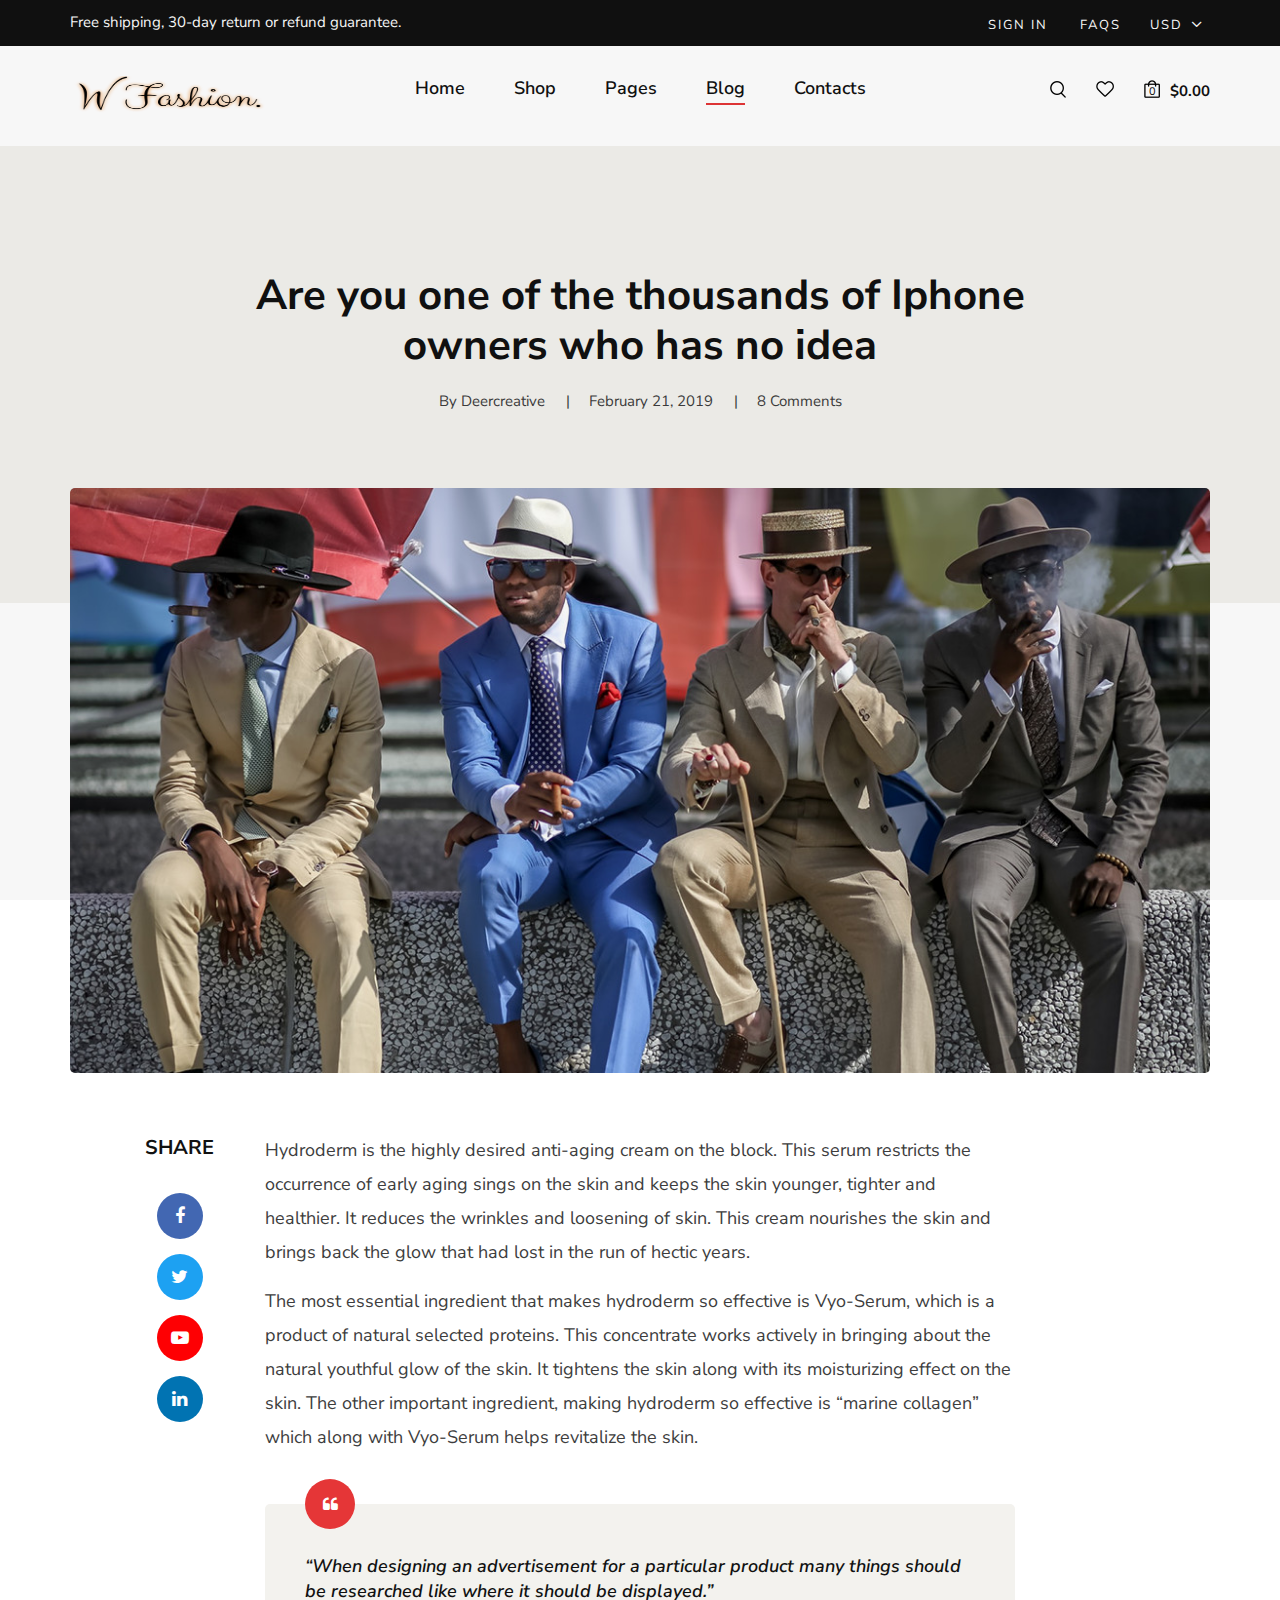
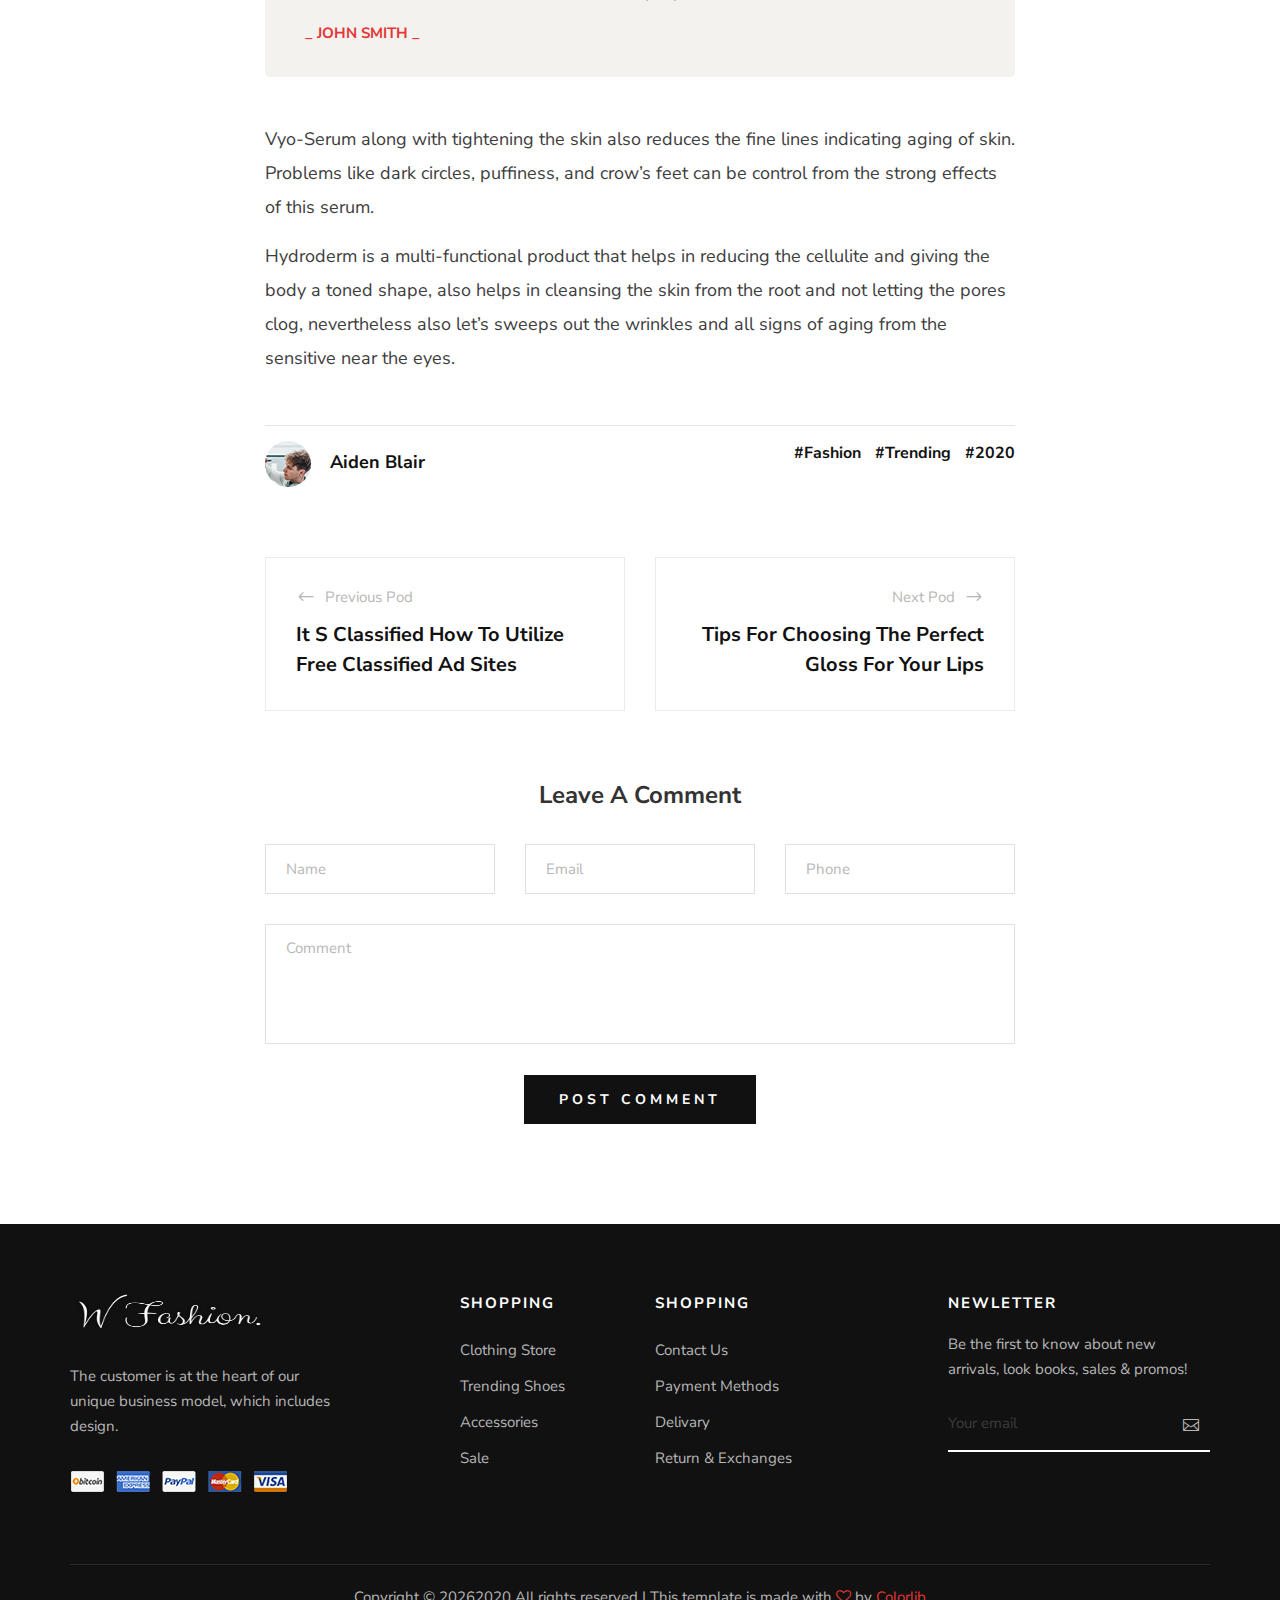
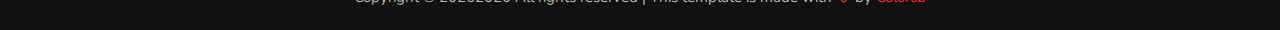
<file: projects/temp4/Fashion/blog-details.html>
<!DOCTYPE html>
<html lang="zxx">

<head>
    <meta charset="UTF-8">
    <meta name="description" content="Male_Fashion Template">
    <meta name="keywords" content="Male_Fashion, unica, creative, html">
    <meta name="viewport" content="width=device-width, initial-scale=1.0">
    <meta http-equiv="X-UA-Compatible" content="ie=edge">
    <title>Male-Fashion | Template</title>

    <!-- Google Font -->
    <link href="https://fonts.googleapis.com/css2?family=Nunito+Sans:wght@300;400;600;700;800;900&display=swap"
        rel="stylesheet">

    <!-- Css Styles -->
    <link rel="stylesheet" href="css/bootstrap.min.css" type="text/css">
    <link rel="stylesheet" href="css/font-awesome.min.css" type="text/css">
    <link rel="stylesheet" href="css/elegant-icons.css" type="text/css">
    <link rel="stylesheet" href="css/magnific-popup.css" type="text/css">
    <link rel="stylesheet" href="css/nice-select.css" type="text/css">
    <link rel="stylesheet" href="css/owl.carousel.min.css" type="text/css">
    <link rel="stylesheet" href="css/slicknav.min.css" type="text/css">
    <link rel="stylesheet" href="css/style.css" type="text/css">
</head>

<body>
    <!-- Page Preloder -->
    <div id="preloder">
        <div class="loader"></div>
    </div>

    <!-- Offcanvas Menu Begin -->
    <div class="offcanvas-menu-overlay"></div>
    <div class="offcanvas-menu-wrapper">
        <div class="offcanvas__option">
            <div class="offcanvas__links">
                <a href="#">Sign in</a>
                <a href="#">FAQs</a>
            </div>
            <div class="offcanvas__top__hover">
                <span>Usd <i class="arrow_carrot-down"></i></span>
                <ul>
                    <li>USD</li>
                    <li>EUR</li>
                    <li>USD</li>
                </ul>
            </div>
        </div>
        <div class="offcanvas__nav__option">
            <a href="#" class="search-switch"><img src="img/icon/search.png" alt=""></a>
            <a href="#"><img src="img/icon/heart.png" alt=""></a>
            <a href="#"><img src="img/icon/cart.png" alt=""> <span>0</span></a>
            <div class="price">$0.00</div>
        </div>
        <div id="mobile-menu-wrap"></div>
        <div class="offcanvas__text">
            <p>Free shipping, 30-day return or refund guarantee.</p>
        </div>
    </div>
    <!-- Offcanvas Menu End -->

    <!-- Header Section Begin -->
    <header class="header">
        <div class="header__top">
            <div class="container">
                <div class="row">
                    <div class="col-lg-6 col-md-7">
                        <div class="header__top__left">
                            <p>Free shipping, 30-day return or refund guarantee.</p>
                        </div>
                    </div>
                    <div class="col-lg-6 col-md-5">
                        <div class="header__top__right">
                            <div class="header__top__links">
                                <a href="#">Sign in</a>
                                <a href="#">FAQs</a>
                            </div>
                            <div class="header__top__hover">
                                <span>Usd <i class="arrow_carrot-down"></i></span>
                                <ul>
                                    <li>USD</li>
                                    <li>EUR</li>
                                    <li>USD</li>
                                </ul>
                            </div>
                        </div>
                    </div>
                </div>
            </div>
        </div>
        <div class="container">
            <div class="row">
                <div class="col-lg-3 col-md-3">
                    <div class="header__logo">
                        <a href="./index.html"><img width="200px" height="40px"  src="img/logoblack.png" alt=""></a>
                    </div>
                </div>
                <div class="col-lg-6 col-md-6">
                    <nav class="header__menu mobile-menu">
                        <ul>
                            <li><a href="./index.html">Home</a></li>
                            <li><a href="./shop.html">Shop</a></li>
                            <li><a href="#">Pages</a>
                                <ul class="dropdown">
                                    <li><a href="./about.html">About Us</a></li>
                                    <li><a href="./shop-details.html">Shop Details</a></li>
                                    <li><a href="./shopping-cart.html">Shopping Cart</a></li>
                                    <li><a href="./checkout.html">Check Out</a></li>
                                    <li><a href="./blog-details.html">Blog Details</a></li>
                                </ul>
                            </li>
                            <li class="active"><a href="./blog.html">Blog</a></li>
                            <li><a href="./contact.html">Contacts</a></li>
                        </ul>
                    </nav>
                </div>
                <div class="col-lg-3 col-md-3">
                    <div class="header__nav__option">
                        <a href="#" class="search-switch"><img src="img/icon/search.png" alt=""></a>
                        <a href="#"><img src="img/icon/heart.png" alt=""></a>
                        <a href="#"><img src="img/icon/cart.png" alt=""> <span>0</span></a>
                        <div class="price">$0.00</div>
                    </div>
                </div>
            </div>
            <div class="canvas__open"><i class="fa fa-bars"></i></div>
        </div>
    </header>
    <!-- Header Section End -->

    <!-- Blog Details Hero Begin -->
    <section class="blog-hero spad">
        <div class="container">
            <div class="row d-flex justify-content-center">
                <div class="col-lg-9 text-center">
                    <div class="blog__hero__text">
                        <h2>Are you one of the thousands of Iphone owners who has no idea</h2>
                        <ul>
                            <li>By Deercreative</li>
                            <li>February 21, 2019</li>
                            <li>8 Comments</li>
                        </ul>
                    </div>
                </div>
            </div>
        </div>
    </section>
    <!-- Blog Details Hero End -->

    <!-- Blog Details Section Begin -->
    <section class="blog-details spad">
        <div class="container">
            <div class="row d-flex justify-content-center">
                <div class="col-lg-12">
                    <div class="blog__details__pic">
                        <img src="img/blog/details/blog-details.jpg" alt="">
                    </div>
                </div>
                <div class="col-lg-8">
                    <div class="blog__details__content">
                        <div class="blog__details__share">
                            <span>share</span>
                            <ul>
                                <li><a href="#"><i class="fa fa-facebook"></i></a></li>
                                <li><a href="#" class="twitter"><i class="fa fa-twitter"></i></a></li>
                                <li><a href="#" class="youtube"><i class="fa fa-youtube-play"></i></a></li>
                                <li><a href="#" class="linkedin"><i class="fa fa-linkedin"></i></a></li>
                            </ul>
                        </div>
                        <div class="blog__details__text">
                            <p>Hydroderm is the highly desired anti-aging cream on the block. This serum restricts the
                                occurrence of early aging sings on the skin and keeps the skin younger, tighter and
                                healthier. It reduces the wrinkles and loosening of skin. This cream nourishes the skin
                                and brings back the glow that had lost in the run of hectic years.</p>
                            <p>The most essential ingredient that makes hydroderm so effective is Vyo-Serum, which is a
                                product of natural selected proteins. This concentrate works actively in bringing about
                                the natural youthful glow of the skin. It tightens the skin along with its moisturizing
                                effect on the skin. The other important ingredient, making hydroderm so effective is
                                “marine collagen” which along with Vyo-Serum helps revitalize the skin.</p>
                        </div>
                        <div class="blog__details__quote">
                            <i class="fa fa-quote-left"></i>
                            <p>“When designing an advertisement for a particular product many things should be
                                researched like where it should be displayed.”</p>
                            <h6>_ John Smith _</h6>
                        </div>
                        <div class="blog__details__text">
                            <p>Vyo-Serum along with tightening the skin also reduces the fine lines indicating aging of
                                skin. Problems like dark circles, puffiness, and crow’s feet can be control from the
                                strong effects of this serum.</p>
                            <p>Hydroderm is a multi-functional product that helps in reducing the cellulite and giving
                                the body a toned shape, also helps in cleansing the skin from the root and not letting
                                the pores clog, nevertheless also let’s sweeps out the wrinkles and all signs of aging
                                from the sensitive near the eyes.</p>
                        </div>
                        <div class="blog__details__option">
                            <div class="row">
                                <div class="col-lg-6 col-md-6 col-sm-6">
                                    <div class="blog__details__author">
                                        <div class="blog__details__author__pic">
                                            <img src="img/blog/details/blog-author.jpg" alt="">
                                        </div>
                                        <div class="blog__details__author__text">
                                            <h5>Aiden Blair</h5>
                                        </div>
                                    </div>
                                </div>
                                <div class="col-lg-6 col-md-6 col-sm-6">
                                    <div class="blog__details__tags">
                                        <a href="#">#Fashion</a>
                                        <a href="#">#Trending</a>
                                        <a href="#">#2020</a>
                                    </div>
                                </div>
                            </div>
                        </div>
                        <div class="blog__details__btns">
                            <div class="row">
                                <div class="col-lg-6 col-md-6 col-sm-6">
                                    <a href="" class="blog__details__btns__item">
                                        <p><span class="arrow_left"></span> Previous Pod</p>
                                        <h5>It S Classified How To Utilize Free Classified Ad Sites</h5>
                                    </a>
                                </div>
                                <div class="col-lg-6 col-md-6 col-sm-6">
                                    <a href="" class="blog__details__btns__item blog__details__btns__item--next">
                                        <p>Next Pod <span class="arrow_right"></span></p>
                                        <h5>Tips For Choosing The Perfect Gloss For Your Lips</h5>
                                    </a>
                                </div>
                            </div>
                        </div>
                        <div class="blog__details__comment">
                            <h4>Leave A Comment</h4>
                            <form action="#">
                                <div class="row">
                                    <div class="col-lg-4 col-md-4">
                                        <input type="text" placeholder="Name">
                                    </div>
                                    <div class="col-lg-4 col-md-4">
                                        <input type="text" placeholder="Email">
                                    </div>
                                    <div class="col-lg-4 col-md-4">
                                        <input type="text" placeholder="Phone">
                                    </div>
                                    <div class="col-lg-12 text-center">
                                        <textarea placeholder="Comment"></textarea>
                                        <button type="submit" class="site-btn">Post Comment</button>
                                    </div>
                                </div>
                            </form>
                        </div>
                    </div>
                </div>
            </div>
        </div>
    </section>
    <!-- Blog Details Section End -->

    <!-- Footer Section Begin -->
    <footer class="footer">
        <div class="container">
            <div class="row">
                <div class="col-lg-3 col-md-6 col-sm-6">
                    <div class="footer__about">
                        <div class="footer__logo">
                            <a href="#"><img width="200px" height="40px" src="img/logowhite.png" alt=""></a>
                        </div>
                        <p>The customer is at the heart of our unique business model, which includes design.</p>
                        <a href="#"><img src="img/payment.png" alt=""></a>
                    </div>
                </div>
                <div class="col-lg-2 offset-lg-1 col-md-3 col-sm-6">
                    <div class="footer__widget">
                        <h6>Shopping</h6>
                        <ul>
                            <li><a href="#">Clothing Store</a></li>
                            <li><a href="#">Trending Shoes</a></li>
                            <li><a href="#">Accessories</a></li>
                            <li><a href="#">Sale</a></li>
                        </ul>
                    </div>
                </div>
                <div class="col-lg-2 col-md-3 col-sm-6">
                    <div class="footer__widget">
                        <h6>Shopping</h6>
                        <ul>
                            <li><a href="#">Contact Us</a></li>
                            <li><a href="#">Payment Methods</a></li>
                            <li><a href="#">Delivary</a></li>
                            <li><a href="#">Return & Exchanges</a></li>
                        </ul>
                    </div>
                </div>
                <div class="col-lg-3 offset-lg-1 col-md-6 col-sm-6">
                    <div class="footer__widget">
                        <h6>NewLetter</h6>
                        <div class="footer__newslatter">
                            <p>Be the first to know about new arrivals, look books, sales & promos!</p>
                            <form action="#">
                                <input type="text" placeholder="Your email">
                                <button type="submit"><span class="icon_mail_alt"></span></button>
                            </form>
                        </div>
                    </div>
                </div>
            </div>
            <div class="row">
                <div class="col-lg-12 text-center">
                    <div class="footer__copyright__text">
                        <!-- Link back to Colorlib can't be removed. Template is licensed under CC BY 3.0. -->
                        <p>Copyright ©
                            <script>
                                document.write(new Date().getFullYear());
                            </script>2020
                            All rights reserved | This template is made with <i class="fa fa-heart-o"
                                aria-hidden="true"></i> by <a href="https://colorlib.com" target="_blank">Colorlib</a>
                        </p>
                        <!-- Link back to Colorlib can't be removed. Template is licensed under CC BY 3.0. -->
                    </div>
                </div>
            </div>
        </div>
    </footer>
    <!-- Footer Section End -->

    <!-- Search Begin -->
    <div class="search-model">
        <div class="h-100 d-flex align-items-center justify-content-center">
            <div class="search-close-switch">+</div>
            <form class="search-model-form">
                <input type="text" id="search-input" placeholder="Search here.....">
            </form>
        </div>
    </div>
    <!-- Search End -->

    <!-- Js Plugins -->
    <script src="js/jquery-3.3.1.min.js"></script>
    <script src="js/bootstrap.min.js"></script>
    <script src="js/jquery.nice-select.min.js"></script>
    <script src="js/jquery.nicescroll.min.js"></script>
    <script src="js/jquery.magnific-popup.min.js"></script>
    <script src="js/jquery.countdown.min.js"></script>
    <script src="js/jquery.slicknav.js"></script>
    <script src="js/mixitup.min.js"></script>
    <script src="js/owl.carousel.min.js"></script>
    <script src="js/main.js"></script>
</body>

</html>
</file>
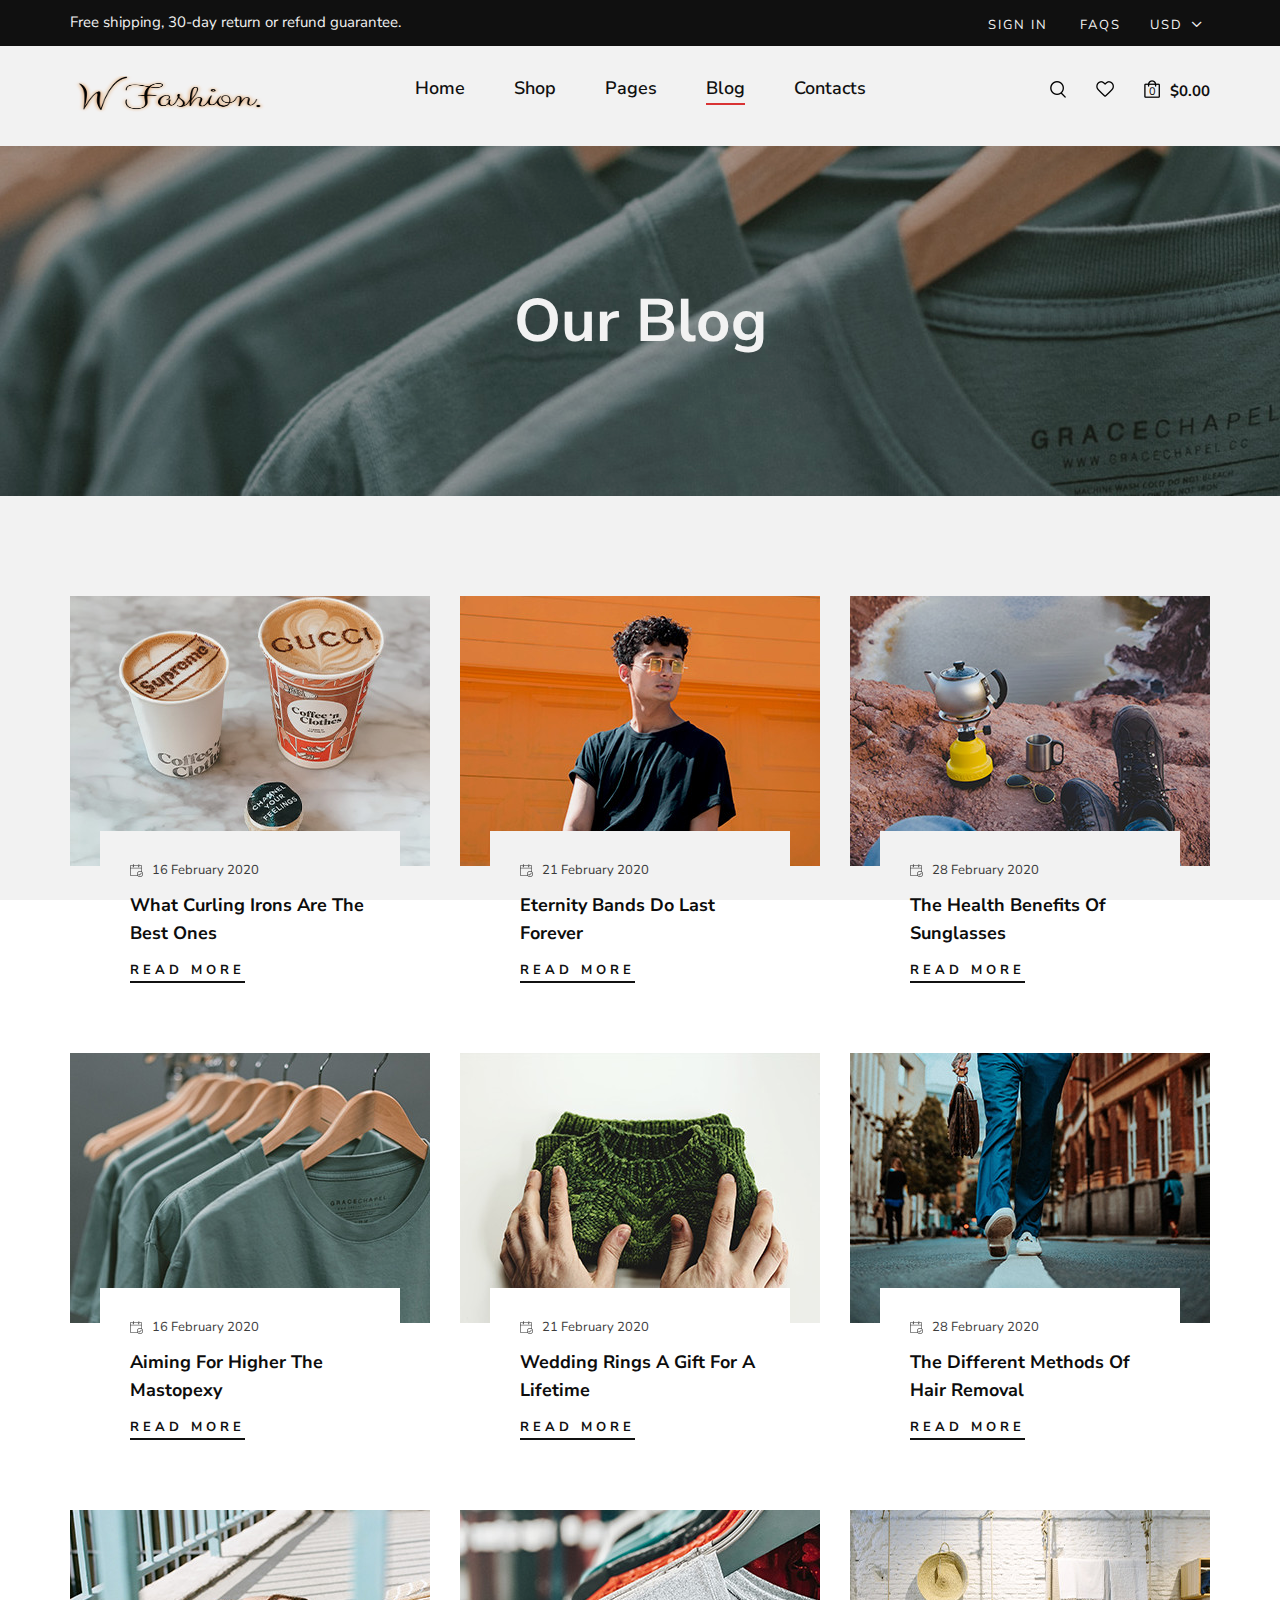
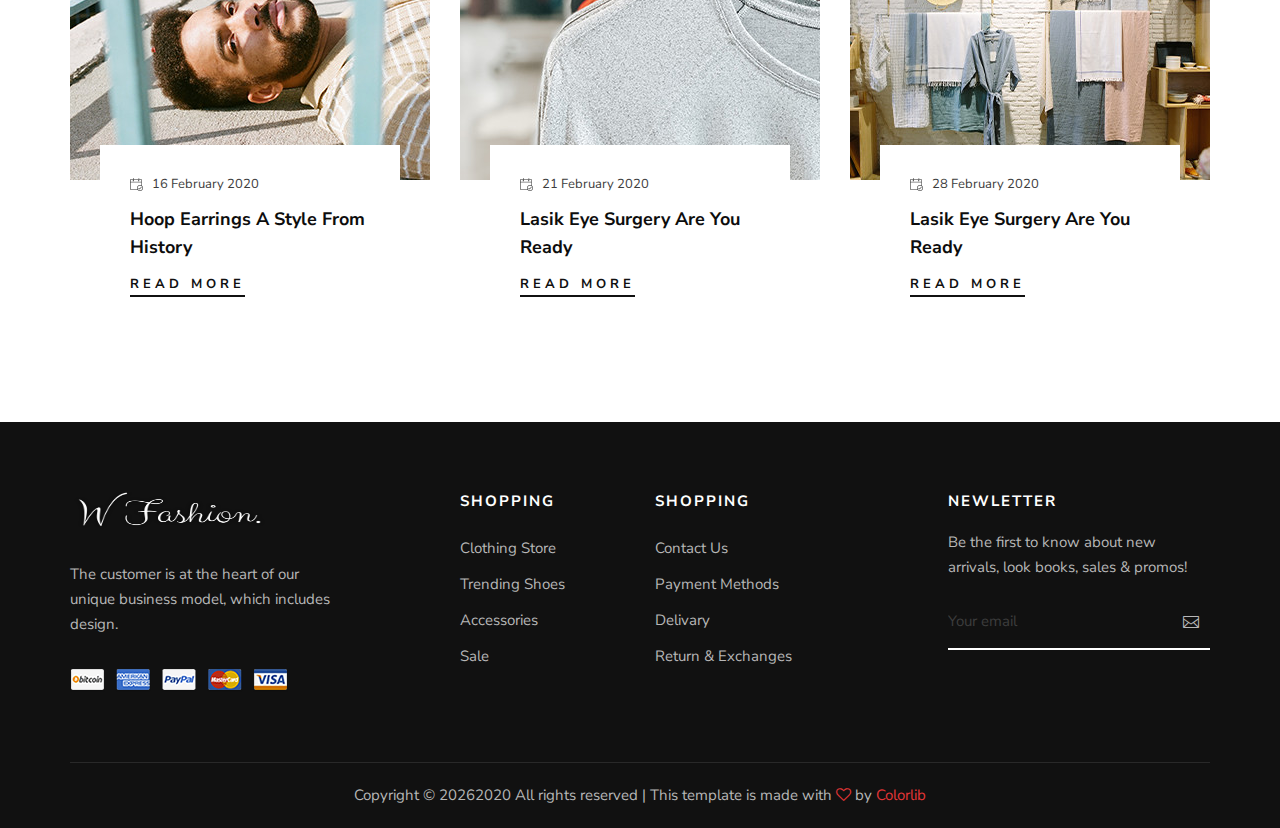
<file: projects/temp4/Fashion/blog.html>
<!DOCTYPE html>
<html lang="zxx">

<head>
    <meta charset="UTF-8">
    <meta name="description" content="Male_Fashion Template">
    <meta name="keywords" content="Male_Fashion, unica, creative, html">
    <meta name="viewport" content="width=device-width, initial-scale=1.0">
    <meta http-equiv="X-UA-Compatible" content="ie=edge">
    <title>Male-Fashion | Template</title>

    <!-- Google Font -->
    <link href="https://fonts.googleapis.com/css2?family=Nunito+Sans:wght@300;400;600;700;800;900&display=swap"
        rel="stylesheet">

    <!-- Css Styles -->
    <link rel="stylesheet" href="css/bootstrap.min.css" type="text/css">
    <link rel="stylesheet" href="css/font-awesome.min.css" type="text/css">
    <link rel="stylesheet" href="css/elegant-icons.css" type="text/css">
    <link rel="stylesheet" href="css/magnific-popup.css" type="text/css">
    <link rel="stylesheet" href="css/nice-select.css" type="text/css">
    <link rel="stylesheet" href="css/owl.carousel.min.css" type="text/css">
    <link rel="stylesheet" href="css/slicknav.min.css" type="text/css">
    <link rel="stylesheet" href="css/style.css" type="text/css">
</head>

<body>
    <!-- Page Preloder -->
    <div id="preloder">
        <div class="loader"></div>
    </div>

    <!-- Offcanvas Menu Begin -->
    <div class="offcanvas-menu-overlay"></div>
    <div class="offcanvas-menu-wrapper">
        <div class="offcanvas__option">
            <div class="offcanvas__links">
                <a href="#">Sign in</a>
                <a href="#">FAQs</a>
            </div>
            <div class="offcanvas__top__hover">
                <span>Usd <i class="arrow_carrot-down"></i></span>
                <ul>
                    <li>USD</li>
                    <li>EUR</li>
                    <li>USD</li>
                </ul>
            </div>
        </div>
        <div class="offcanvas__nav__option">
            <a href="#" class="search-switch"><img src="img/icon/search.png" alt=""></a>
            <a href="#"><img src="img/icon/heart.png" alt=""></a>
            <a href="#"><img src="img/icon/cart.png" alt=""> <span>0</span></a>
            <div class="price">$0.00</div>
        </div>
        <div id="mobile-menu-wrap"></div>
        <div class="offcanvas__text">
            <p>Free shipping, 30-day return or refund guarantee.</p>
        </div>
    </div>
    <!-- Offcanvas Menu End -->

    <!-- Header Section Begin -->
    <header class="header">
        <div class="header__top">
            <div class="container">
                <div class="row">
                    <div class="col-lg-6 col-md-7">
                        <div class="header__top__left">
                            <p>Free shipping, 30-day return or refund guarantee.</p>
                        </div>
                    </div>
                    <div class="col-lg-6 col-md-5">
                        <div class="header__top__right">
                            <div class="header__top__links">
                                <a href="#">Sign in</a>
                                <a href="#">FAQs</a>
                            </div>
                            <div class="header__top__hover">
                                <span>Usd <i class="arrow_carrot-down"></i></span>
                                <ul>
                                    <li>USD</li>
                                    <li>EUR</li>
                                    <li>USD</li>
                                </ul>
                            </div>
                        </div>
                    </div>
                </div>
            </div>
        </div>
        <div class="container">
            <div class="row">
                <div class="col-lg-3 col-md-3">
                    <div class="header__logo">
                        <a href="./index.html"><img width="200px" height="40px"  src="img/logoblack.png" alt=""></a>
                    </div>
                </div>
                <div class="col-lg-6 col-md-6">
                    <nav class="header__menu mobile-menu">
                        <ul>
                            <li><a href="./index.html">Home</a></li>
                            <li><a href="./shop.html">Shop</a></li>
                            <li><a href="#">Pages</a>
                                <ul class="dropdown">
                                    <li><a href="./about.html">About Us</a></li>
                                    <li><a href="./shop-details.html">Shop Details</a></li>
                                    <li><a href="./shopping-cart.html">Shopping Cart</a></li>
                                    <li><a href="./checkout.html">Check Out</a></li>
                                    <li><a href="./blog-details.html">Blog Details</a></li>
                                </ul>
                            </li>
                            <li class="active"><a href="./blog.html">Blog</a></li>
                            <li><a href="./contact.html">Contacts</a></li>
                        </ul>
                    </nav>
                </div>
                <div class="col-lg-3 col-md-3">
                    <div class="header__nav__option">
                        <a href="#" class="search-switch"><img src="img/icon/search.png" alt=""></a>
                        <a href="#"><img src="img/icon/heart.png" alt=""></a>
                        <a href="#"><img src="img/icon/cart.png" alt=""> <span>0</span></a>
                        <div class="price">$0.00</div>
                    </div>
                </div>
            </div>
            <div class="canvas__open"><i class="fa fa-bars"></i></div>
        </div>
    </header>
    <!-- Header Section End -->

    <!-- Breadcrumb Section Begin -->
    <section class="breadcrumb-blog set-bg" data-setbg="img/breadcrumb-bg.jpg">
        <div class="container">
            <div class="row">
                <div class="col-lg-12">
                    <h2>Our Blog</h2>
                </div>
            </div>
        </div>
    </section>
    <!-- Breadcrumb Section End -->

    <!-- Blog Section Begin -->
    <section class="blog spad">
        <div class="container">
            <div class="row">
                <div class="col-lg-4 col-md-6 col-sm-6">
                    <div class="blog__item">
                        <div class="blog__item__pic set-bg" data-setbg="img/blog/blog-1.jpg"></div>
                        <div class="blog__item__text">
                            <span><img src="img/icon/calendar.png" alt=""> 16 February 2020</span>
                            <h5>What Curling Irons Are The Best Ones</h5>
                            <a href="#">Read More</a>
                        </div>
                    </div>
                </div>
                <div class="col-lg-4 col-md-6 col-sm-6">
                    <div class="blog__item">
                        <div class="blog__item__pic set-bg" data-setbg="img/blog/blog-2.jpg"></div>
                        <div class="blog__item__text">
                            <span><img src="img/icon/calendar.png" alt=""> 21 February 2020</span>
                            <h5>Eternity Bands Do Last Forever</h5>
                            <a href="#">Read More</a>
                        </div>
                    </div>
                </div>
                <div class="col-lg-4 col-md-6 col-sm-6">
                    <div class="blog__item">
                        <div class="blog__item__pic set-bg" data-setbg="img/blog/blog-3.jpg"></div>
                        <div class="blog__item__text">
                            <span><img src="img/icon/calendar.png" alt=""> 28 February 2020</span>
                            <h5>The Health Benefits Of Sunglasses</h5>
                            <a href="#">Read More</a>
                        </div>
                    </div>
                </div>
                <div class="col-lg-4 col-md-6 col-sm-6">
                    <div class="blog__item">
                        <div class="blog__item__pic set-bg" data-setbg="img/blog/blog-4.jpg"></div>
                        <div class="blog__item__text">
                            <span><img src="img/icon/calendar.png" alt=""> 16 February 2020</span>
                            <h5>Aiming For Higher The Mastopexy</h5>
                            <a href="#">Read More</a>
                        </div>
                    </div>
                </div>
                <div class="col-lg-4 col-md-6 col-sm-6">
                    <div class="blog__item">
                        <div class="blog__item__pic set-bg" data-setbg="img/blog/blog-5.jpg"></div>
                        <div class="blog__item__text">
                            <span><img src="img/icon/calendar.png" alt=""> 21 February 2020</span>
                            <h5>Wedding Rings A Gift For A Lifetime</h5>
                            <a href="#">Read More</a>
                        </div>
                    </div>
                </div>
                <div class="col-lg-4 col-md-6 col-sm-6">
                    <div class="blog__item">
                        <div class="blog__item__pic set-bg" data-setbg="img/blog/blog-6.jpg"></div>
                        <div class="blog__item__text">
                            <span><img src="img/icon/calendar.png" alt=""> 28 February 2020</span>
                            <h5>The Different Methods Of Hair Removal</h5>
                            <a href="#">Read More</a>
                        </div>
                    </div>
                </div>
                <div class="col-lg-4 col-md-6 col-sm-6">
                    <div class="blog__item">
                        <div class="blog__item__pic set-bg" data-setbg="img/blog/blog-7.jpg"></div>
                        <div class="blog__item__text">
                            <span><img src="img/icon/calendar.png" alt=""> 16 February 2020</span>
                            <h5>Hoop Earrings A Style From History</h5>
                            <a href="#">Read More</a>
                        </div>
                    </div>
                </div>
                <div class="col-lg-4 col-md-6 col-sm-6">
                    <div class="blog__item">
                        <div class="blog__item__pic set-bg" data-setbg="img/blog/blog-8.jpg"></div>
                        <div class="blog__item__text">
                            <span><img src="img/icon/calendar.png" alt=""> 21 February 2020</span>
                            <h5>Lasik Eye Surgery Are You Ready</h5>
                            <a href="#">Read More</a>
                        </div>
                    </div>
                </div>
                <div class="col-lg-4 col-md-6 col-sm-6">
                    <div class="blog__item">
                        <div class="blog__item__pic set-bg" data-setbg="img/blog/blog-9.jpg"></div>
                        <div class="blog__item__text">
                            <span><img src="img/icon/calendar.png" alt=""> 28 February 2020</span>
                            <h5>Lasik Eye Surgery Are You Ready</h5>
                            <a href="#">Read More</a>
                        </div>
                    </div>
                </div>
            </div>
        </div>
    </section>
    <!-- Blog Section End -->

    <!-- Footer Section Begin -->
    <footer class="footer">
        <div class="container">
            <div class="row">
                <div class="col-lg-3 col-md-6 col-sm-6">
                    <div class="footer__about">
                        <div class="footer__logo">
                            <a href="#"><img width="200px" height="40px"  src="img/logowhite.png" alt=""></a>
                        </div>
                        <p>The customer is at the heart of our unique business model, which includes design.</p>
                        <a href="#"><img src="img/payment.png" alt=""></a>
                    </div>
                </div>
                <div class="col-lg-2 offset-lg-1 col-md-3 col-sm-6">
                    <div class="footer__widget">
                        <h6>Shopping</h6>
                        <ul>
                            <li><a href="#">Clothing Store</a></li>
                            <li><a href="#">Trending Shoes</a></li>
                            <li><a href="#">Accessories</a></li>
                            <li><a href="#">Sale</a></li>
                        </ul>
                    </div>
                </div>
                <div class="col-lg-2 col-md-3 col-sm-6">
                    <div class="footer__widget">
                        <h6>Shopping</h6>
                        <ul>
                            <li><a href="#">Contact Us</a></li>
                            <li><a href="#">Payment Methods</a></li>
                            <li><a href="#">Delivary</a></li>
                            <li><a href="#">Return & Exchanges</a></li>
                        </ul>
                    </div>
                </div>
                <div class="col-lg-3 offset-lg-1 col-md-6 col-sm-6">
                    <div class="footer__widget">
                        <h6>NewLetter</h6>
                        <div class="footer__newslatter">
                            <p>Be the first to know about new arrivals, look books, sales & promos!</p>
                            <form action="#">
                                <input type="text" placeholder="Your email">
                                <button type="submit"><span class="icon_mail_alt"></span></button>
                            </form>
                        </div>
                    </div>
                </div>
            </div>
            <div class="row">
                <div class="col-lg-12 text-center">
                    <div class="footer__copyright__text">
                        <!-- Link back to Colorlib can't be removed. Template is licensed under CC BY 3.0. -->
                        <p>Copyright ©
                            <script>
                                document.write(new Date().getFullYear());
                            </script>2020
                            All rights reserved | This template is made with <i class="fa fa-heart-o"
                                aria-hidden="true"></i> by <a href="https://colorlib.com" target="_blank">Colorlib</a>
                        </p>
                        <!-- Link back to Colorlib can't be removed. Template is licensed under CC BY 3.0. -->
                    </div>
                </div>
            </div>
        </div>
    </footer>
    <!-- Footer Section End -->

    <!-- Search Begin -->
    <div class="search-model">
        <div class="h-100 d-flex align-items-center justify-content-center">
            <div class="search-close-switch">+</div>
            <form class="search-model-form">
                <input type="text" id="search-input" placeholder="Search here.....">
            </form>
        </div>
    </div>
    <!-- Search End -->

    <!-- Js Plugins -->
    <script src="js/jquery-3.3.1.min.js"></script>
    <script src="js/bootstrap.min.js"></script>
    <script src="js/jquery.nice-select.min.js"></script>
    <script src="js/jquery.nicescroll.min.js"></script>
    <script src="js/jquery.magnific-popup.min.js"></script>
    <script src="js/jquery.countdown.min.js"></script>
    <script src="js/jquery.slicknav.js"></script>
    <script src="js/mixitup.min.js"></script>
    <script src="js/owl.carousel.min.js"></script>
    <script src="js/main.js"></script>
</body>

</html>
</file>
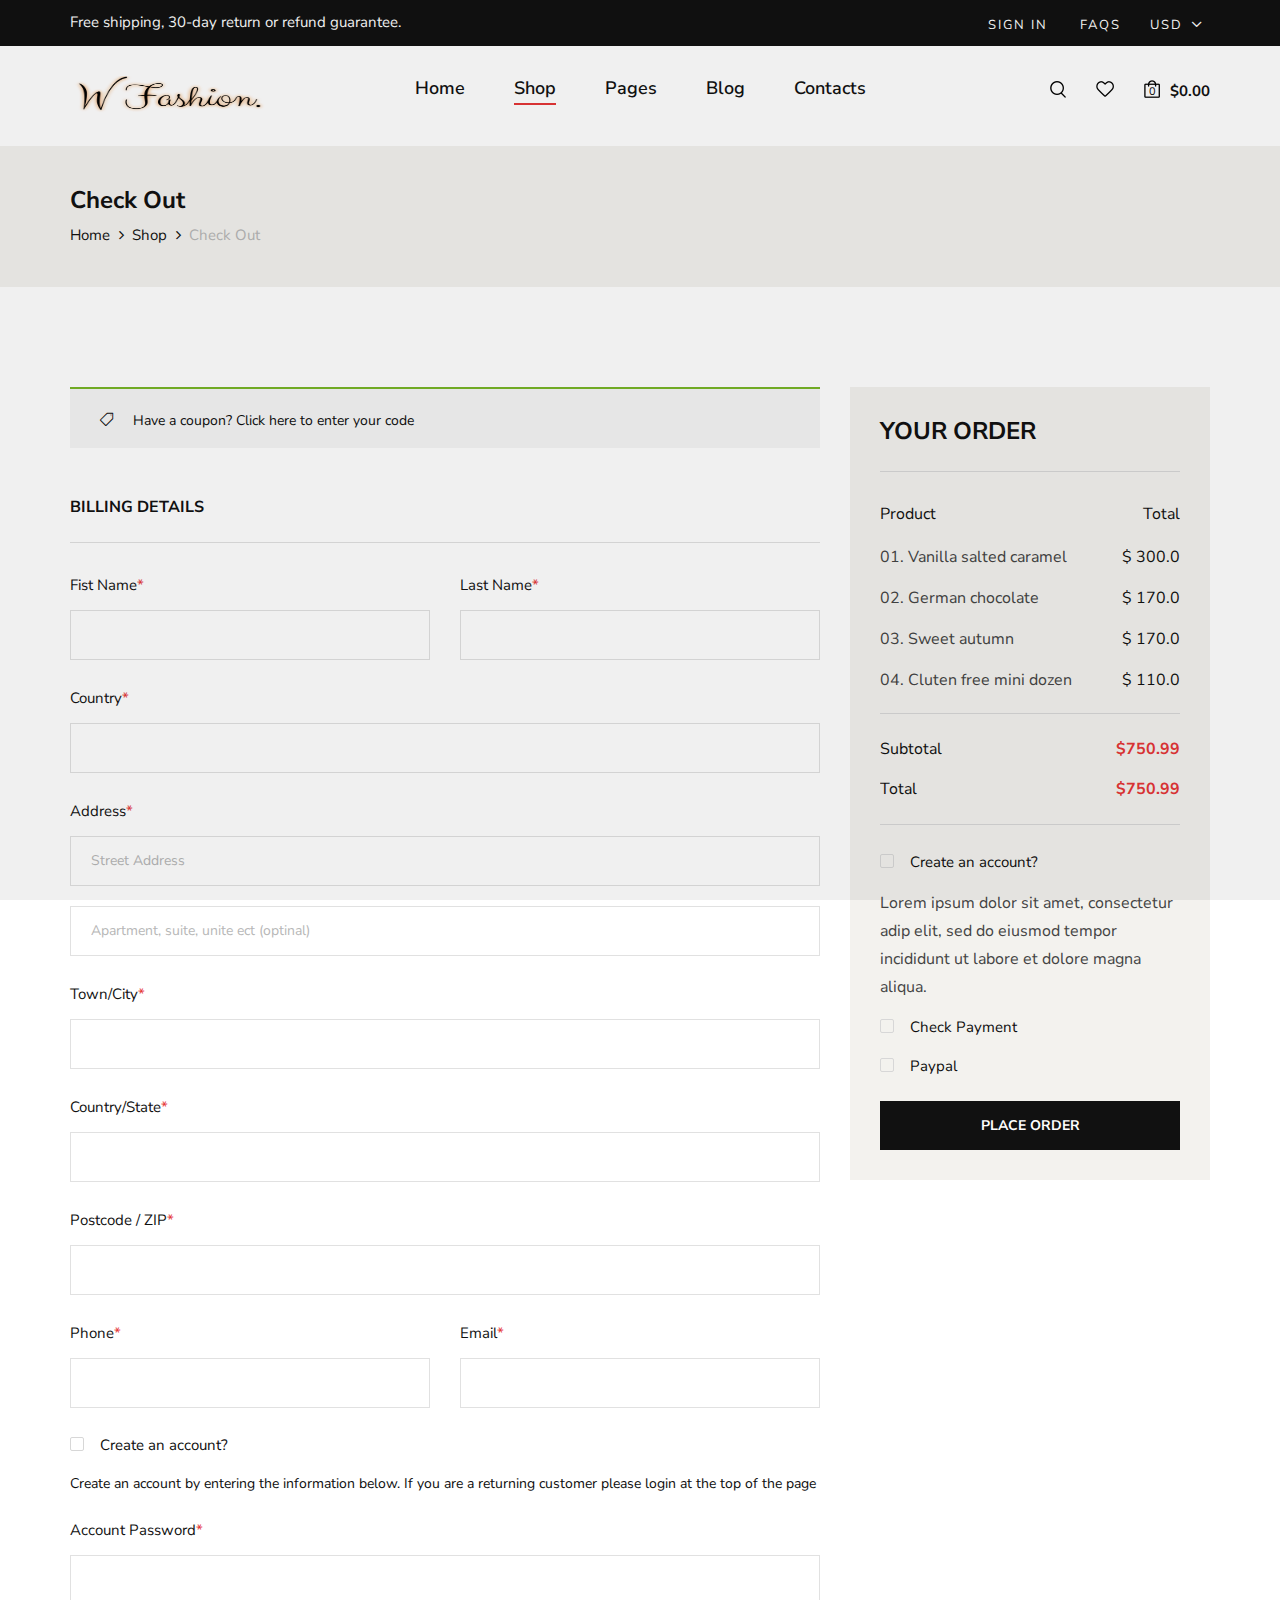
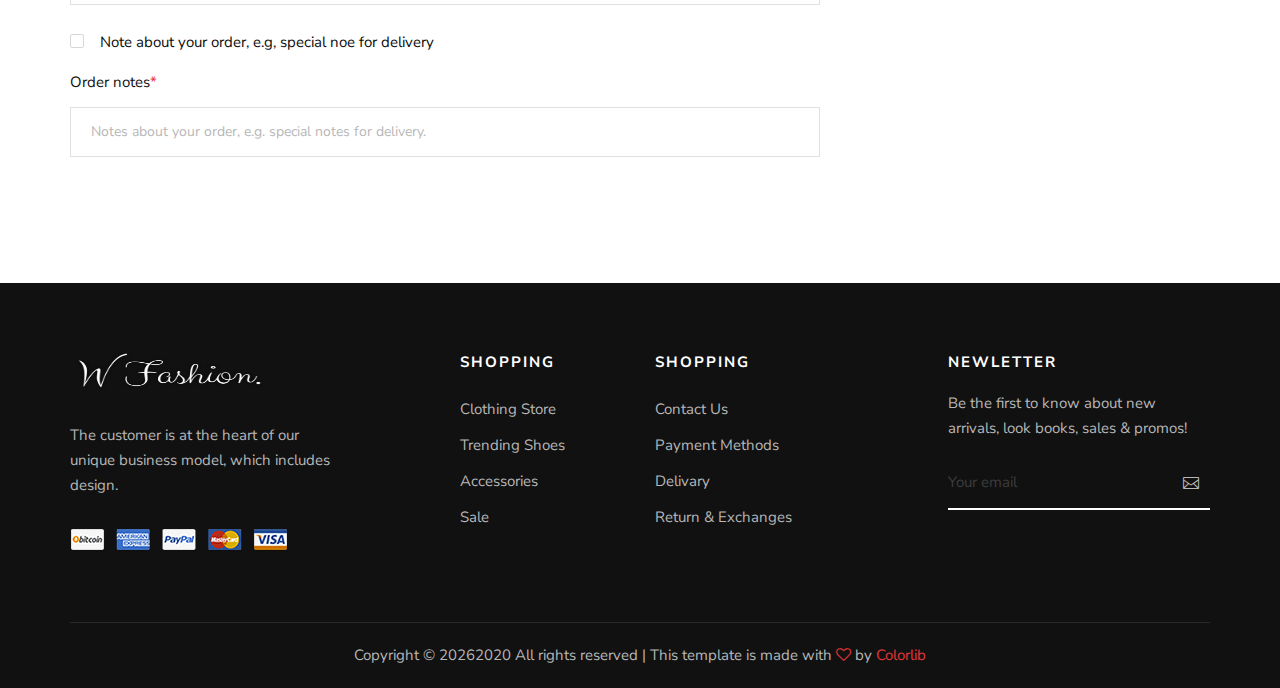
<file: projects/temp4/Fashion/checkout.html>
<!DOCTYPE html>
<html lang="zxx">

<head>
    <meta charset="UTF-8">
    <meta name="description" content="Male_Fashion Template">
    <meta name="keywords" content="Male_Fashion, unica, creative, html">
    <meta name="viewport" content="width=device-width, initial-scale=1.0">
    <meta http-equiv="X-UA-Compatible" content="ie=edge">
    <title>Male-Fashion | Template</title>

    <!-- Google Font -->
    <link href="https://fonts.googleapis.com/css2?family=Nunito+Sans:wght@300;400;600;700;800;900&display=swap"
    rel="stylesheet">

    <!-- Css Styles -->
    <link rel="stylesheet" href="css/bootstrap.min.css" type="text/css">
    <link rel="stylesheet" href="css/font-awesome.min.css" type="text/css">
    <link rel="stylesheet" href="css/elegant-icons.css" type="text/css">
    <link rel="stylesheet" href="css/magnific-popup.css" type="text/css">
    <link rel="stylesheet" href="css/nice-select.css" type="text/css">
    <link rel="stylesheet" href="css/owl.carousel.min.css" type="text/css">
    <link rel="stylesheet" href="css/slicknav.min.css" type="text/css">
    <link rel="stylesheet" href="css/style.css" type="text/css">
</head>

<body>
    <!-- Page Preloder -->
    <div id="preloder">
        <div class="loader"></div>
    </div>

    <!-- Offcanvas Menu Begin -->
    <div class="offcanvas-menu-overlay"></div>
    <div class="offcanvas-menu-wrapper">
        <div class="offcanvas__option">
            <div class="offcanvas__links">
                <a href="#">Sign in</a>
                <a href="#">FAQs</a>
            </div>
            <div class="offcanvas__top__hover">
                <span>Usd <i class="arrow_carrot-down"></i></span>
                <ul>
                    <li>USD</li>
                    <li>EUR</li>
                    <li>USD</li>
                </ul>
            </div>
        </div>
        <div class="offcanvas__nav__option">
            <a href="#" class="search-switch"><img src="img/icon/search.png" alt=""></a>
            <a href="#"><img src="img/icon/heart.png" alt=""></a>
            <a href="#"><img src="img/icon/cart.png" alt=""> <span>0</span></a>
            <div class="price">$0.00</div>
        </div>
        <div id="mobile-menu-wrap"></div>
        <div class="offcanvas__text">
            <p>Free shipping, 30-day return or refund guarantee.</p>
        </div>
    </div>
    <!-- Offcanvas Menu End -->

    <!-- Header Section Begin -->
    <header class="header">
        <div class="header__top">
            <div class="container">
                <div class="row">
                    <div class="col-lg-6 col-md-7">
                        <div class="header__top__left">
                            <p>Free shipping, 30-day return or refund guarantee.</p>
                        </div>
                    </div>
                    <div class="col-lg-6 col-md-5">
                        <div class="header__top__right">
                            <div class="header__top__links">
                                <a href="#">Sign in</a>
                                <a href="#">FAQs</a>
                            </div>
                            <div class="header__top__hover">
                                <span>Usd <i class="arrow_carrot-down"></i></span>
                                <ul>
                                    <li>USD</li>
                                    <li>EUR</li>
                                    <li>USD</li>
                                </ul>
                            </div>
                        </div>
                    </div>
                </div>
            </div>
        </div>
        <div class="container">
            <div class="row">
                <div class="col-lg-3 col-md-3">
                    <div class="header__logo">
                        <a href="./index.html"><img width="200px" height="40px"  src="img/logoblack.png" alt=""></a>
                    </div>
                </div>
                <div class="col-lg-6 col-md-6">
                    <nav class="header__menu mobile-menu">
                        <ul>
                            <li><a href="./index.html">Home</a></li>
                            <li class="active"><a href="./shop.html">Shop</a></li>
                            <li><a href="#">Pages</a>
                                <ul class="dropdown">
                                    <li><a href="./about.html">About Us</a></li>
                                    <li><a href="./shop-details.html">Shop Details</a></li>
                                    <li><a href="./shopping-cart.html">Shopping Cart</a></li>
                                    <li><a href="./checkout.html">Check Out</a></li>
                                    <li><a href="./blog-details.html">Blog Details</a></li>
                                </ul>
                            </li>
                            <li><a href="./blog.html">Blog</a></li>
                            <li><a href="./contact.html">Contacts</a></li>
                        </ul>
                    </nav>
                </div>
                <div class="col-lg-3 col-md-3">
                    <div class="header__nav__option">
                        <a href="#" class="search-switch"><img src="img/icon/search.png" alt=""></a>
                        <a href="#"><img src="img/icon/heart.png" alt=""></a>
                        <a href="#"><img src="img/icon/cart.png" alt=""> <span>0</span></a>
                        <div class="price">$0.00</div>
                    </div>
                </div>
            </div>
            <div class="canvas__open"><i class="fa fa-bars"></i></div>
        </div>
    </header>
    <!-- Header Section End -->

    <!-- Breadcrumb Section Begin -->
    <section class="breadcrumb-option">
        <div class="container">
            <div class="row">
                <div class="col-lg-12">
                    <div class="breadcrumb__text">
                        <h4>Check Out</h4>
                        <div class="breadcrumb__links">
                            <a href="./index.html">Home</a>
                            <a href="./shop.html">Shop</a>
                            <span>Check Out</span>
                        </div>
                    </div>
                </div>
            </div>
        </div>
    </section>
    <!-- Breadcrumb Section End -->

    <!-- Checkout Section Begin -->
    <section class="checkout spad">
        <div class="container">
            <div class="checkout__form">
                <form action="#">
                    <div class="row">
                        <div class="col-lg-8 col-md-6">
                            <h6 class="coupon__code"><span class="icon_tag_alt"></span> Have a coupon? <a href="#">Click
                            here</a> to enter your code</h6>
                            <h6 class="checkout__title">Billing Details</h6>
                            <div class="row">
                                <div class="col-lg-6">
                                    <div class="checkout__input">
                                        <p>Fist Name<span>*</span></p>
                                        <input type="text">
                                    </div>
                                </div>
                                <div class="col-lg-6">
                                    <div class="checkout__input">
                                        <p>Last Name<span>*</span></p>
                                        <input type="text">
                                    </div>
                                </div>
                            </div>
                            <div class="checkout__input">
                                <p>Country<span>*</span></p>
                                <input type="text">
                            </div>
                            <div class="checkout__input">
                                <p>Address<span>*</span></p>
                                <input type="text" placeholder="Street Address" class="checkout__input__add">
                                <input type="text" placeholder="Apartment, suite, unite ect (optinal)">
                            </div>
                            <div class="checkout__input">
                                <p>Town/City<span>*</span></p>
                                <input type="text">
                            </div>
                            <div class="checkout__input">
                                <p>Country/State<span>*</span></p>
                                <input type="text">
                            </div>
                            <div class="checkout__input">
                                <p>Postcode / ZIP<span>*</span></p>
                                <input type="text">
                            </div>
                            <div class="row">
                                <div class="col-lg-6">
                                    <div class="checkout__input">
                                        <p>Phone<span>*</span></p>
                                        <input type="text">
                                    </div>
                                </div>
                                <div class="col-lg-6">
                                    <div class="checkout__input">
                                        <p>Email<span>*</span></p>
                                        <input type="text">
                                    </div>
                                </div>
                            </div>
                            <div class="checkout__input__checkbox">
                                <label for="acc">
                                    Create an account?
                                    <input type="checkbox" id="acc">
                                    <span class="checkmark"></span>
                                </label>
                                <p>Create an account by entering the information below. If you are a returning customer
                                please login at the top of the page</p>
                            </div>
                            <div class="checkout__input">
                                <p>Account Password<span>*</span></p>
                                <input type="text">
                            </div>
                            <div class="checkout__input__checkbox">
                                <label for="diff-acc">
                                    Note about your order, e.g, special noe for delivery
                                    <input type="checkbox" id="diff-acc">
                                    <span class="checkmark"></span>
                                </label>
                            </div>
                            <div class="checkout__input">
                                <p>Order notes<span>*</span></p>
                                <input type="text"
                                placeholder="Notes about your order, e.g. special notes for delivery.">
                            </div>
                        </div>
                        <div class="col-lg-4 col-md-6">
                            <div class="checkout__order">
                                <h4 class="order__title">Your order</h4>
                                <div class="checkout__order__products">Product <span>Total</span></div>
                                <ul class="checkout__total__products">
                                    <li>01. Vanilla salted caramel <span>$ 300.0</span></li>
                                    <li>02. German chocolate <span>$ 170.0</span></li>
                                    <li>03. Sweet autumn <span>$ 170.0</span></li>
                                    <li>04. Cluten free mini dozen <span>$ 110.0</span></li>
                                </ul>
                                <ul class="checkout__total__all">
                                    <li>Subtotal <span>$750.99</span></li>
                                    <li>Total <span>$750.99</span></li>
                                </ul>
                                <div class="checkout__input__checkbox">
                                    <label for="acc-or">
                                        Create an account?
                                        <input type="checkbox" id="acc-or">
                                        <span class="checkmark"></span>
                                    </label>
                                </div>
                                <p>Lorem ipsum dolor sit amet, consectetur adip elit, sed do eiusmod tempor incididunt
                                ut labore et dolore magna aliqua.</p>
                                <div class="checkout__input__checkbox">
                                    <label for="payment">
                                        Check Payment
                                        <input type="checkbox" id="payment">
                                        <span class="checkmark"></span>
                                    </label>
                                </div>
                                <div class="checkout__input__checkbox">
                                    <label for="paypal">
                                        Paypal
                                        <input type="checkbox" id="paypal">
                                        <span class="checkmark"></span>
                                    </label>
                                </div>
                                <button type="submit" class="site-btn">PLACE ORDER</button>
                            </div>
                        </div>
                    </div>
                </form>
            </div>
        </div>
    </section>
    <!-- Checkout Section End -->

    <!-- Footer Section Begin -->
    <footer class="footer">
        <div class="container">
            <div class="row">
                <div class="col-lg-3 col-md-6 col-sm-6">
                    <div class="footer__about">
                        <div class="footer__logo">
                            <a href="#"><img width="200px" height="40px"  src="img/logowhite.png" alt=""></a>
                        </div>
                        <p>The customer is at the heart of our unique business model, which includes design.</p>
                        <a href="#"><img src="img/payment.png" alt=""></a>
                    </div>
                </div>
                <div class="col-lg-2 offset-lg-1 col-md-3 col-sm-6">
                    <div class="footer__widget">
                        <h6>Shopping</h6>
                        <ul>
                            <li><a href="#">Clothing Store</a></li>
                            <li><a href="#">Trending Shoes</a></li>
                            <li><a href="#">Accessories</a></li>
                            <li><a href="#">Sale</a></li>
                        </ul>
                    </div>
                </div>
                <div class="col-lg-2 col-md-3 col-sm-6">
                    <div class="footer__widget">
                        <h6>Shopping</h6>
                        <ul>
                            <li><a href="#">Contact Us</a></li>
                            <li><a href="#">Payment Methods</a></li>
                            <li><a href="#">Delivary</a></li>
                            <li><a href="#">Return & Exchanges</a></li>
                        </ul>
                    </div>
                </div>
                <div class="col-lg-3 offset-lg-1 col-md-6 col-sm-6">
                    <div class="footer__widget">
                        <h6>NewLetter</h6>
                        <div class="footer__newslatter">
                            <p>Be the first to know about new arrivals, look books, sales & promos!</p>
                            <form action="#">
                                <input type="text" placeholder="Your email">
                                <button type="submit"><span class="icon_mail_alt"></span></button>
                            </form>
                        </div>
                    </div>
                </div>
            </div>
            <div class="row">
                <div class="col-lg-12 text-center">
                    <div class="footer__copyright__text">
                        <!-- Link back to Colorlib can't be removed. Template is licensed under CC BY 3.0. -->
                        <p>Copyright ©
                            <script>
                                document.write(new Date().getFullYear());
                            </script>2020
                            All rights reserved | This template is made with <i class="fa fa-heart-o"
                            aria-hidden="true"></i> by <a href="https://colorlib.com" target="_blank">Colorlib</a>
                        </p>
                        <!-- Link back to Colorlib can't be removed. Template is licensed under CC BY 3.0. -->
                    </div>
                </div>
            </div>
        </div>
    </footer>
    <!-- Footer Section End -->

    <!-- Search Begin -->
    <div class="search-model">
        <div class="h-100 d-flex align-items-center justify-content-center">
            <div class="search-close-switch">+</div>
            <form class="search-model-form">
                <input type="text" id="search-input" placeholder="Search here.....">
            </form>
        </div>
    </div>
    <!-- Search End -->

    <!-- Js Plugins -->
    <script src="js/jquery-3.3.1.min.js"></script>
    <script src="js/bootstrap.min.js"></script>
    <script src="js/jquery.nice-select.min.js"></script>
    <script src="js/jquery.nicescroll.min.js"></script>
    <script src="js/jquery.magnific-popup.min.js"></script>
    <script src="js/jquery.countdown.min.js"></script>
    <script src="js/jquery.slicknav.js"></script>
    <script src="js/mixitup.min.js"></script>
    <script src="js/owl.carousel.min.js"></script>
    <script src="js/main.js"></script>
</body>

</html>
</file>
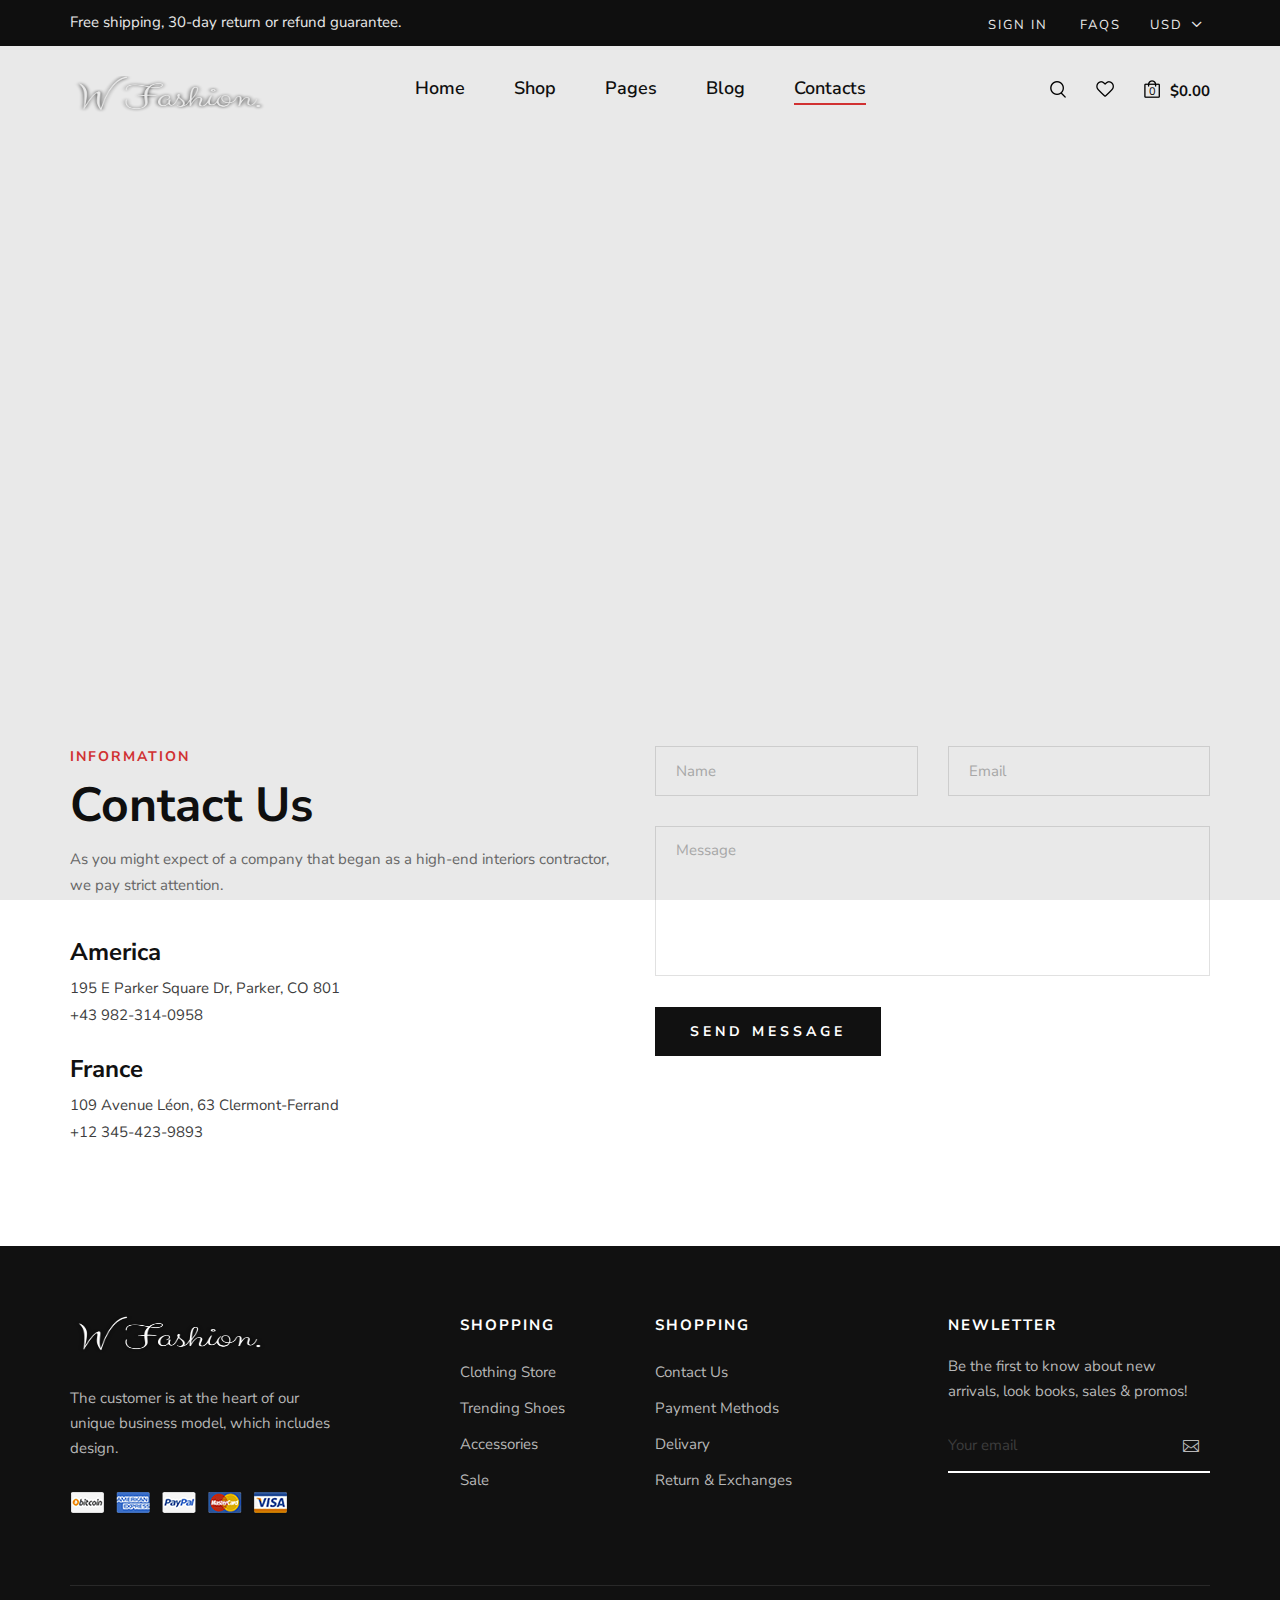
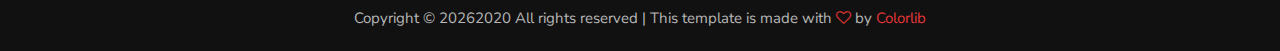
<file: projects/temp4/Fashion/contact.html>
<!DOCTYPE html>
<html lang="zxx">

<head>
    <meta charset="UTF-8">
    <meta name="description" content="Male_Fashion Template">
    <meta name="keywords" content="Male_Fashion, unica, creative, html">
    <meta name="viewport" content="width=device-width, initial-scale=1.0">
    <meta http-equiv="X-UA-Compatible" content="ie=edge">
    <title>Male-Fashion | Template</title>

    <!-- Google Font -->
    <link href="https://fonts.googleapis.com/css2?family=Nunito+Sans:wght@300;400;600;700;800;900&display=swap"
        rel="stylesheet">

    <!-- Css Styles -->
    <link rel="stylesheet" href="css/bootstrap.min.css" type="text/css">
    <link rel="stylesheet" href="css/font-awesome.min.css" type="text/css">
    <link rel="stylesheet" href="css/elegant-icons.css" type="text/css">
    <link rel="stylesheet" href="css/magnific-popup.css" type="text/css">
    <link rel="stylesheet" href="css/nice-select.css" type="text/css">
    <link rel="stylesheet" href="css/owl.carousel.min.css" type="text/css">
    <link rel="stylesheet" href="css/slicknav.min.css" type="text/css">
    <link rel="stylesheet" href="css/style.css" type="text/css">
</head>

<body>
    <!-- Page Preloder -->
    <div id="preloder">
        <div class="loader"></div>
    </div>

    <!-- Offcanvas Menu Begin -->
    <div class="offcanvas-menu-overlay"></div>
    <div class="offcanvas-menu-wrapper">
        <div class="offcanvas__option">
            <div class="offcanvas__links">
                <a href="#">Sign in</a>
                <a href="#">FAQs</a>
            </div>
            <div class="offcanvas__top__hover">
                <span>Usd <i class="arrow_carrot-down"></i></span>
                <ul>
                    <li>USD</li>
                    <li>EUR</li>
                    <li>USD</li>
                </ul>
            </div>
        </div>
        <div class="offcanvas__nav__option">
            <a href="#" class="search-switch"><img src="img/icon/search.png" alt=""></a>
            <a href="#"><img src="img/icon/heart.png" alt=""></a>
            <a href="#"><img src="img/icon/cart.png" alt=""> <span>0</span></a>
            <div class="price">$0.00</div>
        </div>
        <div id="mobile-menu-wrap"></div>
        <div class="offcanvas__text">
            <p>Free shipping, 30-day return or refund guarantee.</p>
        </div>
    </div>
    <!-- Offcanvas Menu End -->

    <!-- Header Section Begin -->
    <header class="header">
        <div class="header__top">
            <div class="container">
                <div class="row">
                    <div class="col-lg-6 col-md-7">
                        <div class="header__top__left">
                            <p>Free shipping, 30-day return or refund guarantee.</p>
                        </div>
                    </div>
                    <div class="col-lg-6 col-md-5">
                        <div class="header__top__right">
                            <div class="header__top__links">
                                <a href="#">Sign in</a>
                                <a href="#">FAQs</a>
                            </div>
                            <div class="header__top__hover">
                                <span>Usd <i class="arrow_carrot-down"></i></span>
                                <ul>
                                    <li>USD</li>
                                    <li>EUR</li>
                                    <li>USD</li>
                                </ul>
                            </div>
                        </div>
                    </div>
                </div>
            </div>
        </div>
        <div class="container">
            <div class="row">
                <div class="col-lg-3 col-md-3">
                    <div class="header__logo">
                        <a href="./index.html"><img width="200px" height="40px"  src="img/logowhite.png" alt=""></a>
                    </div>
                </div>
                <div class="col-lg-6 col-md-6">
                    <nav class="header__menu mobile-menu">
                        <ul>
                            <li><a href="./index.html">Home</a></li>
                            <li><a href="./shop.html">Shop</a></li>
                            <li><a href="#">Pages</a>
                                <ul class="dropdown">
                                    <li><a href="./about.html">About Us</a></li>
                                    <li><a href="./shop-details.html">Shop Details</a></li>
                                    <li><a href="./shopping-cart.html">Shopping Cart</a></li>
                                    <li><a href="./checkout.html">Check Out</a></li>
                                    <li><a href="./blog-details.html">Blog Details</a></li>
                                </ul>
                            </li>
                            <li><a href="./blog.html">Blog</a></li>
                            <li class="active"><a href="./contact.html">Contacts</a></li>
                        </ul>
                    </nav>
                </div>
                <div class="col-lg-3 col-md-3">
                    <div class="header__nav__option">
                        <a href="#" class="search-switch"><img src="img/icon/search.png" alt=""></a>
                        <a href="#"><img src="img/icon/heart.png" alt=""></a>
                        <a href="#"><img src="img/icon/cart.png" alt=""> <span>0</span></a>
                        <div class="price">$0.00</div>
                    </div>
                </div>
            </div>
            <div class="canvas__open"><i class="fa fa-bars"></i></div>
        </div>
    </header>
    <!-- Header Section End -->

    <!-- Map Begin -->
    <div class="map">
        <iframe src="https://www.google.com/maps/embed?pb=!1m18!1m12!1m3!1d111551.9926412813!2d-90.27317134641879!3d38.606612219170856!2m3!1f0!2f0!3f0!3m2!1i1024!2i768!4f13.1!3m3!1m2!1s0x54eab584e432360b%3A0x1c3bb99243deb742!2sUnited%20States!5e0!3m2!1sen!2sbd!4v1597926938024!5m2!1sen!2sbd" height="500" style="border:0;" allowfullscreen="" aria-hidden="false" tabindex="0"></iframe>
    </div>
    <!-- Map End -->

    <!-- Contact Section Begin -->
    <section class="contact spad">
        <div class="container">
            <div class="row">
                <div class="col-lg-6 col-md-6">
                    <div class="contact__text">
                        <div class="section-title">
                            <span>Information</span>
                            <h2>Contact Us</h2>
                            <p>As you might expect of a company that began as a high-end interiors contractor, we pay
                                strict attention.</p>
                        </div>
                        <ul>
                            <li>
                                <h4>America</h4>
                                <p>195 E Parker Square Dr, Parker, CO 801 <br />+43 982-314-0958</p>
                            </li>
                            <li>
                                <h4>France</h4>
                                <p>109 Avenue Léon, 63 Clermont-Ferrand <br />+12 345-423-9893</p>
                            </li>
                        </ul>
                    </div>
                </div>
                <div class="col-lg-6 col-md-6">
                    <div class="contact__form">
                        <form action="#">
                            <div class="row">
                                <div class="col-lg-6">
                                    <input type="text" placeholder="Name">
                                </div>
                                <div class="col-lg-6">
                                    <input type="text" placeholder="Email">
                                </div>
                                <div class="col-lg-12">
                                    <textarea placeholder="Message"></textarea>
                                    <button type="submit" class="site-btn">Send Message</button>
                                </div>
                            </div>
                        </form>
                    </div>
                </div>
            </div>
        </div>
    </section>
    <!-- Contact Section End -->

    <!-- Footer Section Begin -->
    <footer class="footer">
        <div class="container">
            <div class="row">
                <div class="col-lg-3 col-md-6 col-sm-6">
                    <div class="footer__about">
                        <div class="footer__logo">
                            <a href="#"><img width="200px" height="40px"  src="img/logowhite.png" alt=""></a>
                        </div>
                        <p>The customer is at the heart of our unique business model, which includes design.</p>
                        <a href="#"><img src="img/payment.png" alt=""></a>
                    </div>
                </div>
                <div class="col-lg-2 offset-lg-1 col-md-3 col-sm-6">
                    <div class="footer__widget">
                        <h6>Shopping</h6>
                        <ul>
                            <li><a href="#">Clothing Store</a></li>
                            <li><a href="#">Trending Shoes</a></li>
                            <li><a href="#">Accessories</a></li>
                            <li><a href="#">Sale</a></li>
                        </ul>
                    </div>
                </div>
                <div class="col-lg-2 col-md-3 col-sm-6">
                    <div class="footer__widget">
                        <h6>Shopping</h6>
                        <ul>
                            <li><a href="#">Contact Us</a></li>
                            <li><a href="#">Payment Methods</a></li>
                            <li><a href="#">Delivary</a></li>
                            <li><a href="#">Return & Exchanges</a></li>
                        </ul>
                    </div>
                </div>
                <div class="col-lg-3 offset-lg-1 col-md-6 col-sm-6">
                    <div class="footer__widget">
                        <h6>NewLetter</h6>
                        <div class="footer__newslatter">
                            <p>Be the first to know about new arrivals, look books, sales & promos!</p>
                            <form action="#">
                                <input type="text" placeholder="Your email">
                                <button type="submit"><span class="icon_mail_alt"></span></button>
                            </form>
                        </div>
                    </div>
                </div>
            </div>
            <div class="row">
                <div class="col-lg-12 text-center">
                    <div class="footer__copyright__text">
                        <!-- Link back to Colorlib can't be removed. Template is licensed under CC BY 3.0. -->
                        <p>Copyright ©
                            <script>
                                document.write(new Date().getFullYear());
                            </script>2020
                            All rights reserved | This template is made with <i class="fa fa-heart-o"
                                aria-hidden="true"></i> by <a href="https://colorlib.com" target="_blank">Colorlib</a>
                        </p>
                        <!-- Link back to Colorlib can't be removed. Template is licensed under CC BY 3.0. -->
                    </div>
                </div>
            </div>
        </div>
    </footer>
    <!-- Footer Section End -->

    <!-- Search Begin -->
    <div class="search-model">
        <div class="h-100 d-flex align-items-center justify-content-center">
            <div class="search-close-switch">+</div>
            <form class="search-model-form">
                <input type="text" id="search-input" placeholder="Search here.....">
            </form>
        </div>
    </div>
    <!-- Search End -->

    <!-- Js Plugins -->
    <script src="js/jquery-3.3.1.min.js"></script>
    <script src="js/bootstrap.min.js"></script>
    <script src="js/jquery.nice-select.min.js"></script>
    <script src="js/jquery.nicescroll.min.js"></script>
    <script src="js/jquery.magnific-popup.min.js"></script>
    <script src="js/jquery.countdown.min.js"></script>
    <script src="js/jquery.slicknav.js"></script>
    <script src="js/mixitup.min.js"></script>
    <script src="js/owl.carousel.min.js"></script>
    <script src="js/main.js"></script>
</body>

</html>
</file>
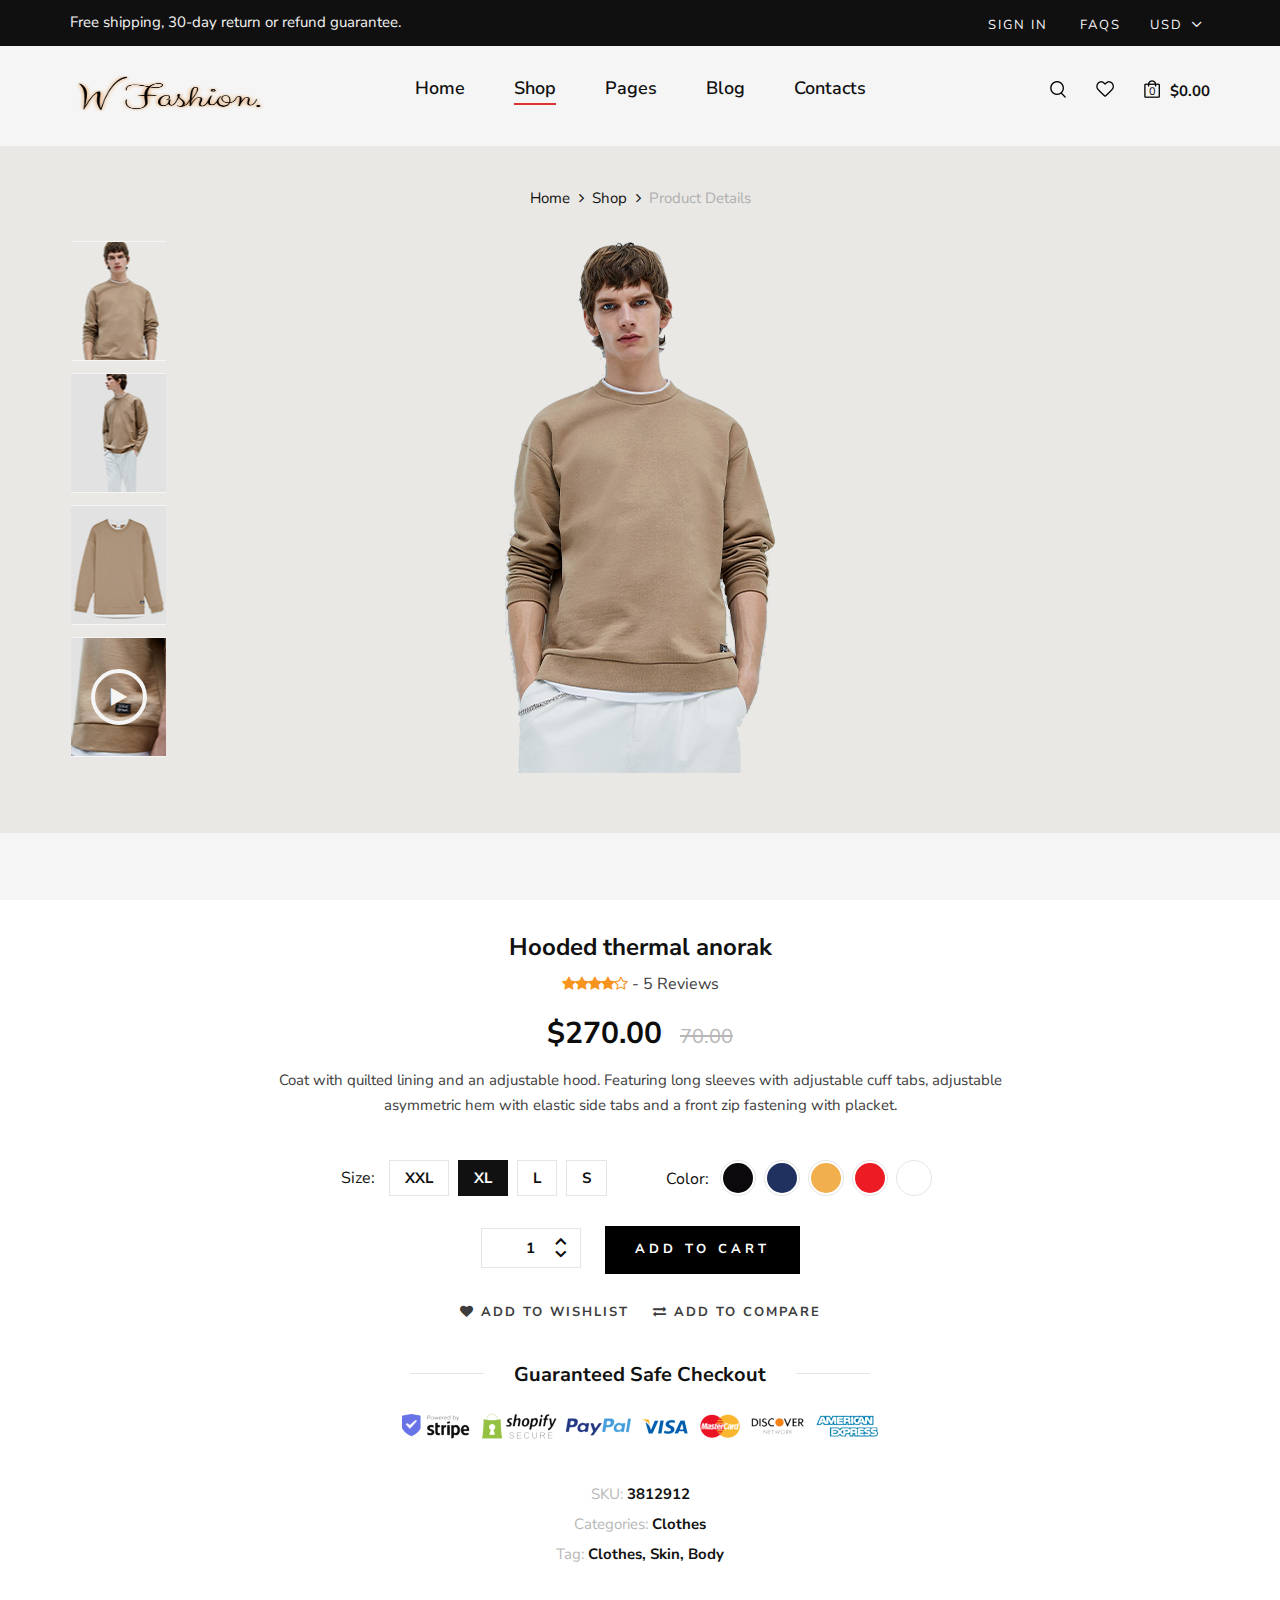
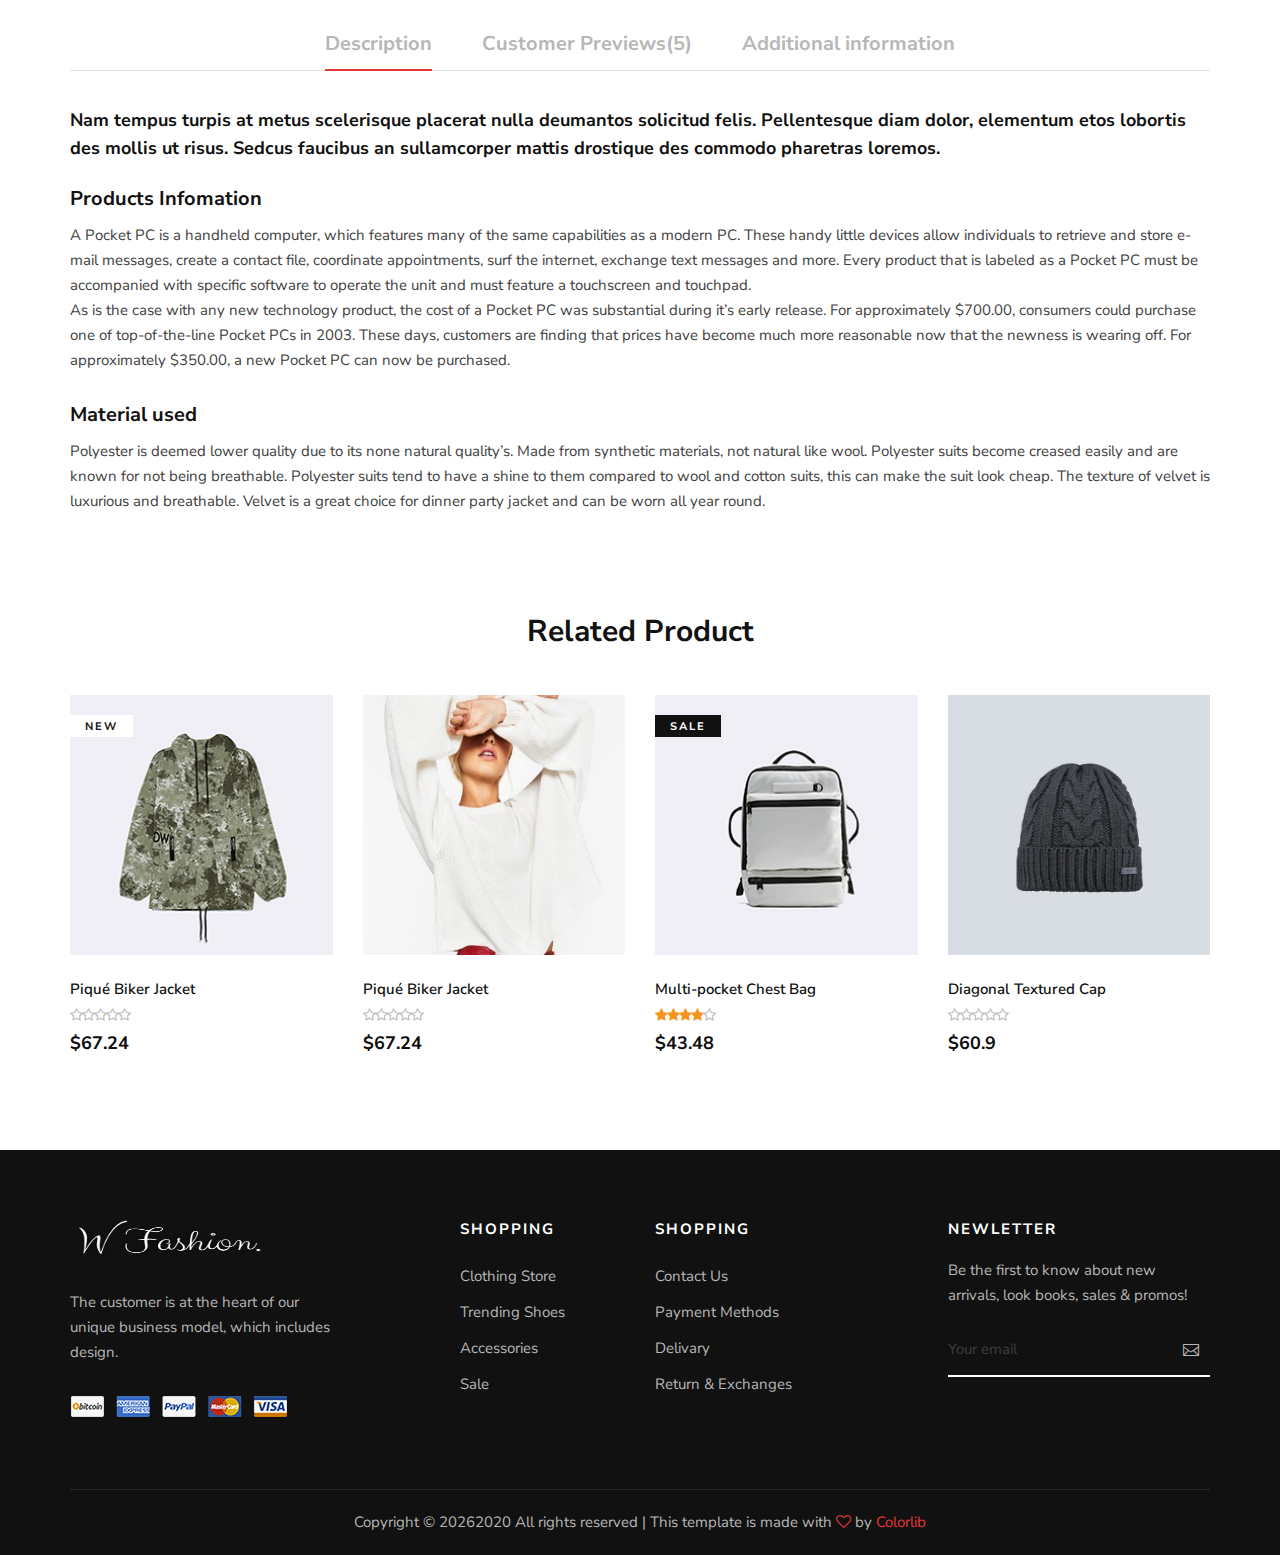
<file: projects/temp4/Fashion/shop-details.html>
<!DOCTYPE html>
<html lang="zxx">

<head>
    <meta charset="UTF-8">
    <meta name="description" content="Male_Fashion Template">
    <meta name="keywords" content="Male_Fashion, unica, creative, html">
    <meta name="viewport" content="width=device-width, initial-scale=1.0">
    <meta http-equiv="X-UA-Compatible" content="ie=edge">
    <title>Male-Fashion | Template</title>

    <!-- Google Font -->
    <link href="https://fonts.googleapis.com/css2?family=Nunito+Sans:wght@300;400;600;700;800;900&display=swap"
    rel="stylesheet">

    <!-- Css Styles -->
    <link rel="stylesheet" href="css/bootstrap.min.css" type="text/css">
    <link rel="stylesheet" href="css/font-awesome.min.css" type="text/css">
    <link rel="stylesheet" href="css/elegant-icons.css" type="text/css">
    <link rel="stylesheet" href="css/magnific-popup.css" type="text/css">
    <link rel="stylesheet" href="css/nice-select.css" type="text/css">
    <link rel="stylesheet" href="css/owl.carousel.min.css" type="text/css">
    <link rel="stylesheet" href="css/slicknav.min.css" type="text/css">
    <link rel="stylesheet" href="css/style.css" type="text/css">
</head>

<body>
    <!-- Page Preloder -->
    <div id="preloder">
        <div class="loader"></div>
    </div>

    <!-- Offcanvas Menu Begin -->
    <div class="offcanvas-menu-overlay"></div>
    <div class="offcanvas-menu-wrapper">
        <div class="offcanvas__option">
            <div class="offcanvas__links">
                <a href="#">Sign in</a>
                <a href="#">FAQs</a>
            </div>
            <div class="offcanvas__top__hover">
                <span>Usd <i class="arrow_carrot-down"></i></span>
                <ul>
                    <li>USD</li>
                    <li>EUR</li>
                    <li>USD</li>
                </ul>
            </div>
        </div>
        <div class="offcanvas__nav__option">
            <a href="#" class="search-switch"><img src="img/icon/search.png" alt=""></a>
            <a href="#"><img src="img/icon/heart.png" alt=""></a>
            <a href="#"><img src="img/icon/cart.png" alt=""> <span>0</span></a>
            <div class="price">$0.00</div>
        </div>
        <div id="mobile-menu-wrap"></div>
        <div class="offcanvas__text">
            <p>Free shipping, 30-day return or refund guarantee.</p>
        </div>
    </div>
    <!-- Offcanvas Menu End -->

    <!-- Header Section Begin -->
    <header class="header">
        <div class="header__top">
            <div class="container">
                <div class="row">
                    <div class="col-lg-6 col-md-7">
                        <div class="header__top__left">
                            <p>Free shipping, 30-day return or refund guarantee.</p>
                        </div>
                    </div>
                    <div class="col-lg-6 col-md-5">
                        <div class="header__top__right">
                            <div class="header__top__links">
                                <a href="#">Sign in</a>
                                <a href="#">FAQs</a>
                            </div>
                            <div class="header__top__hover">
                                <span>Usd <i class="arrow_carrot-down"></i></span>
                                <ul>
                                    <li>USD</li>
                                    <li>EUR</li>
                                    <li>USD</li>
                                </ul>
                            </div>
                        </div>
                    </div>
                </div>
            </div>
        </div>
        <div class="container">
            <div class="row">
                <div class="col-lg-3 col-md-3">
                    <div class="header__logo">
                        <a href="./inex.html"><img width="200px" height="40px"  src="img/logoblack.png" alt=""></a>
                    </div>
                </div>
                <div class="col-lg-6 col-md-6">
                    <nav class="header__menu mobile-menu">
                        <ul>
                            <li><a href="./inex.html">Home</a></li>
                            <li class="active"><a href="./shop.html">Shop</a></li>
                            <li><a href="#">Pages</a>
                                <ul class="dropdown">
                                    <li><a href="./about.html">About Us</a></li>
                                    <li><a href="./shop-details.html">Shop Details</a></li>
                                    <li><a href="./shopping-cart.html">Shopping Cart</a></li>
                                    <li><a href="./checkout.html">Check Out</a></li>
                                    <li><a href="./blog-details.html">Blog Details</a></li>
                                </ul>
                            </li>
                            <li><a href="./blog.html">Blog</a></li>
                            <li><a href="./contact.html">Contacts</a></li>
                        </ul>
                    </nav>
                </div>
                <div class="col-lg-3 col-md-3">
                    <div class="header__nav__option">
                        <a href="#" class="search-switch"><img src="img/icon/search.png" alt=""></a>
                        <a href="#"><img src="img/icon/heart.png" alt=""></a>
                        <a href="#"><img src="img/icon/cart.png" alt=""> <span>0</span></a>
                        <div class="price">$0.00</div>
                    </div>
                </div>
            </div>
            <div class="canvas__open"><i class="fa fa-bars"></i></div>
        </div>
    </header>
    <!-- Header Section End -->

    <!-- Shop Details Section Begin -->
    <section class="shop-details">
        <div class="product__details__pic">
            <div class="container">
                <div class="row">
                    <div class="col-lg-12">
                        <div class="product__details__breadcrumb">
                            <a href="./index.html">Home</a>
                            <a href="./shop.html">Shop</a>
                            <span>Product Details</span>
                        </div>
                    </div>
                </div>
                <div class="row">
                    <div class="col-lg-3 col-md-3">
                        <ul class="nav nav-tabs" role="tablist">
                            <li class="nav-item">
                                <a class="nav-link active" data-toggle="tab" href="#tabs-1" role="tab">
                                    <div class="product__thumb__pic set-bg" data-setbg="img/shop-details/thumb-1.png">
                                    </div>
                                </a>
                            </li>
                            <li class="nav-item">
                                <a class="nav-link" data-toggle="tab" href="#tabs-2" role="tab">
                                    <div class="product__thumb__pic set-bg" data-setbg="img/shop-details/thumb-2.png">
                                    </div>
                                </a>
                            </li>
                            <li class="nav-item">
                                <a class="nav-link" data-toggle="tab" href="#tabs-3" role="tab">
                                    <div class="product__thumb__pic set-bg" data-setbg="img/shop-details/thumb-3.png">
                                    </div>
                                </a>
                            </li>
                            <li class="nav-item">
                                <a class="nav-link" data-toggle="tab" href="#tabs-4" role="tab">
                                    <div class="product__thumb__pic set-bg" data-setbg="img/shop-details/thumb-4.png">
                                        <i class="fa fa-play"></i>
                                    </div>
                                </a>
                            </li>
                        </ul>
                    </div>
                    <div class="col-lg-6 col-md-9">
                        <div class="tab-content">
                            <div class="tab-pane active" id="tabs-1" role="tabpanel">
                                <div class="product__details__pic__item">
                                    <img src="img/shop-details/product-big-2.png" alt="">
                                </div>
                            </div>
                            <div class="tab-pane" id="tabs-2" role="tabpanel">
                                <div class="product__details__pic__item">
                                    <img src="img/shop-details/product-big-3.png" alt="">
                                </div>
                            </div>
                            <div class="tab-pane" id="tabs-3" role="tabpanel">
                                <div class="product__details__pic__item">
                                    <img src="img/shop-details/product-big.png" alt="">
                                </div>
                            </div>
                            <div class="tab-pane" id="tabs-4" role="tabpanel">
                                <div class="product__details__pic__item">
                                    <img src="img/shop-details/product-big-4.png" alt="">
                                    <a href="https://www.youtube.com/watch?v=8PJ3_p7VqHw&list=RD8PJ3_p7VqHw&start_radio=1" class="video-popup"><i class="fa fa-play"></i></a>
                                </div>
                            </div>
                        </div>
                    </div>
                </div>
            </div>
        </div>
        <div class="product__details__content">
            <div class="container">
                <div class="row d-flex justify-content-center">
                    <div class="col-lg-8">
                        <div class="product__details__text">
                            <h4>Hooded thermal anorak</h4>
                            <div class="rating">
                                <i class="fa fa-star"></i>
                                <i class="fa fa-star"></i>
                                <i class="fa fa-star"></i>
                                <i class="fa fa-star"></i>
                                <i class="fa fa-star-o"></i>
                                <span> - 5 Reviews</span>
                            </div>
                            <h3>$270.00 <span>70.00</span></h3>
                            <p>Coat with quilted lining and an adjustable hood. Featuring long sleeves with adjustable
                                cuff tabs, adjustable asymmetric hem with elastic side tabs and a front zip fastening
                            with placket.</p>
                            <div class="product__details__option">
                                <div class="product__details__option__size">
                                    <span>Size:</span>
                                    <label for="xxl">xxl
                                        <input type="radio" id="xxl">
                                    </label>
                                    <label class="active" for="xl">xl
                                        <input type="radio" id="xl">
                                    </label>
                                    <label for="l">l
                                        <input type="radio" id="l">
                                    </label>
                                    <label for="sm">s
                                        <input type="radio" id="sm">
                                    </label>
                                </div>
                                <div class="product__details__option__color">
                                    <span>Color:</span>
                                    <label class="c-1" for="sp-1">
                                        <input type="radio" id="sp-1">
                                    </label>
                                    <label class="c-2" for="sp-2">
                                        <input type="radio" id="sp-2">
                                    </label>
                                    <label class="c-3" for="sp-3">
                                        <input type="radio" id="sp-3">
                                    </label>
                                    <label class="c-4" for="sp-4">
                                        <input type="radio" id="sp-4">
                                    </label>
                                    <label class="c-9" for="sp-9">
                                        <input type="radio" id="sp-9">
                                    </label>
                                </div>
                            </div>
                            <div class="product__details__cart__option">
                                <div class="quantity">
                                    <div class="pro-qty">
                                        <input type="text" value="1">
                                    </div>
                                </div>
                                <a href="#" class="primary-btn">add to cart</a>
                            </div>
                            <div class="product__details__btns__option">
                                <a href="#"><i class="fa fa-heart"></i> add to wishlist</a>
                                <a href="#"><i class="fa fa-exchange"></i> Add To Compare</a>
                            </div>
                            <div class="product__details__last__option">
                                <h5><span>Guaranteed Safe Checkout</span></h5>
                                <img src="img/shop-details/details-payment.png" alt="">
                                <ul>
                                    <li><span>SKU:</span> 3812912</li>
                                    <li><span>Categories:</span> Clothes</li>
                                    <li><span>Tag:</span> Clothes, Skin, Body</li>
                                </ul>
                            </div>
                        </div>
                    </div>
                </div>
                <div class="row">
                    <div class="col-lg-12">
                        <div class="product__details__tab">
                            <ul class="nav nav-tabs" role="tablist">
                                <li class="nav-item">
                                    <a class="nav-link active" data-toggle="tab" href="#tabs-5"
                                    role="tab">Description</a>
                                </li>
                                <li class="nav-item">
                                    <a class="nav-link" data-toggle="tab" href="#tabs-6" role="tab">Customer
                                    Previews(5)</a>
                                </li>
                                <li class="nav-item">
                                    <a class="nav-link" data-toggle="tab" href="#tabs-7" role="tab">Additional
                                    information</a>
                                </li>
                            </ul>
                            <div class="tab-content">
                                <div class="tab-pane active" id="tabs-5" role="tabpanel">
                                    <div class="product__details__tab__content">
                                        <p class="note">Nam tempus turpis at metus scelerisque placerat nulla deumantos
                                            solicitud felis. Pellentesque diam dolor, elementum etos lobortis des mollis
                                            ut risus. Sedcus faucibus an sullamcorper mattis drostique des commodo
                                        pharetras loremos.</p>
                                        <div class="product__details__tab__content__item">
                                            <h5>Products Infomation</h5>
                                            <p>A Pocket PC is a handheld computer, which features many of the same
                                                capabilities as a modern PC. These handy little devices allow
                                                individuals to retrieve and store e-mail messages, create a contact
                                                file, coordinate appointments, surf the internet, exchange text messages
                                                and more. Every product that is labeled as a Pocket PC must be
                                                accompanied with specific software to operate the unit and must feature
                                            a touchscreen and touchpad.</p>
                                            <p>As is the case with any new technology product, the cost of a Pocket PC
                                                was substantial during it’s early release. For approximately $700.00,
                                                consumers could purchase one of top-of-the-line Pocket PCs in 2003.
                                                These days, customers are finding that prices have become much more
                                                reasonable now that the newness is wearing off. For approximately
                                            $350.00, a new Pocket PC can now be purchased.</p>
                                        </div>
                                        <div class="product__details__tab__content__item">
                                            <h5>Material used</h5>
                                            <p>Polyester is deemed lower quality due to its none natural quality’s. Made
                                                from synthetic materials, not natural like wool. Polyester suits become
                                                creased easily and are known for not being breathable. Polyester suits
                                                tend to have a shine to them compared to wool and cotton suits, this can
                                                make the suit look cheap. The texture of velvet is luxurious and
                                                breathable. Velvet is a great choice for dinner party jacket and can be
                                            worn all year round.</p>
                                        </div>
                                    </div>
                                </div>
                                <div class="tab-pane" id="tabs-6" role="tabpanel">
                                    <div class="product__details__tab__content">
                                        <div class="product__details__tab__content__item">
                                            <h5>Products Infomation</h5>
                                            <p>A Pocket PC is a handheld computer, which features many of the same
                                                capabilities as a modern PC. These handy little devices allow
                                                individuals to retrieve and store e-mail messages, create a contact
                                                file, coordinate appointments, surf the internet, exchange text messages
                                                and more. Every product that is labeled as a Pocket PC must be
                                                accompanied with specific software to operate the unit and must feature
                                            a touchscreen and touchpad.</p>
                                            <p>As is the case with any new technology product, the cost of a Pocket PC
                                                was substantial during it’s early release. For approximately $700.00,
                                                consumers could purchase one of top-of-the-line Pocket PCs in 2003.
                                                These days, customers are finding that prices have become much more
                                                reasonable now that the newness is wearing off. For approximately
                                            $350.00, a new Pocket PC can now be purchased.</p>
                                        </div>
                                        <div class="product__details__tab__content__item">
                                            <h5>Material used</h5>
                                            <p>Polyester is deemed lower quality due to its none natural quality’s. Made
                                                from synthetic materials, not natural like wool. Polyester suits become
                                                creased easily and are known for not being breathable. Polyester suits
                                                tend to have a shine to them compared to wool and cotton suits, this can
                                                make the suit look cheap. The texture of velvet is luxurious and
                                                breathable. Velvet is a great choice for dinner party jacket and can be
                                            worn all year round.</p>
                                        </div>
                                    </div>
                                </div>
                                <div class="tab-pane" id="tabs-7" role="tabpanel">
                                    <div class="product__details__tab__content">
                                        <p class="note">Nam tempus turpis at metus scelerisque placerat nulla deumantos
                                            solicitud felis. Pellentesque diam dolor, elementum etos lobortis des mollis
                                            ut risus. Sedcus faucibus an sullamcorper mattis drostique des commodo
                                        pharetras loremos.</p>
                                        <div class="product__details__tab__content__item">
                                            <h5>Products Infomation</h5>
                                            <p>A Pocket PC is a handheld computer, which features many of the same
                                                capabilities as a modern PC. These handy little devices allow
                                                individuals to retrieve and store e-mail messages, create a contact
                                                file, coordinate appointments, surf the internet, exchange text messages
                                                and more. Every product that is labeled as a Pocket PC must be
                                                accompanied with specific software to operate the unit and must feature
                                            a touchscreen and touchpad.</p>
                                            <p>As is the case with any new technology product, the cost of a Pocket PC
                                                was substantial during it’s early release. For approximately $700.00,
                                                consumers could purchase one of top-of-the-line Pocket PCs in 2003.
                                                These days, customers are finding that prices have become much more
                                                reasonable now that the newness is wearing off. For approximately
                                            $350.00, a new Pocket PC can now be purchased.</p>
                                        </div>
                                        <div class="product__details__tab__content__item">
                                            <h5>Material used</h5>
                                            <p>Polyester is deemed lower quality due to its none natural quality’s. Made
                                                from synthetic materials, not natural like wool. Polyester suits become
                                                creased easily and are known for not being breathable. Polyester suits
                                                tend to have a shine to them compared to wool and cotton suits, this can
                                                make the suit look cheap. The texture of velvet is luxurious and
                                                breathable. Velvet is a great choice for dinner party jacket and can be
                                            worn all year round.</p>
                                        </div>
                                    </div>
                                </div>
                            </div>
                        </div>
                    </div>
                </div>
            </div>
        </div>
    </section>
    <!-- Shop Details Section End -->

    <!-- Related Section Begin -->
    <section class="related spad">
        <div class="container">
            <div class="row">
                <div class="col-lg-12">
                    <h3 class="related-title">Related Product</h3>
                </div>
            </div>
            <div class="row">
                <div class="col-lg-3 col-md-6 col-sm-6 col-sm-6">
                    <div class="product__item">
                        <div class="product__item__pic set-bg" data-setbg="img/product/product-1.jpg">
                            <span class="label">New</span>
                            <ul class="product__hover">
                                <li><a href="#"><img src="img/icon/heart.png" alt=""></a></li>
                                <li><a href="#"><img src="img/icon/compare.png" alt=""> <span>Compare</span></a></li>
                                <li><a href="#"><img src="img/icon/search.png" alt=""></a></li>
                            </ul>
                        </div>
                        <div class="product__item__text">
                            <h6>Piqué Biker Jacket</h6>
                            <a href="#" class="add-cart">+ Add To Cart</a>
                            <div class="rating">
                                <i class="fa fa-star-o"></i>
                                <i class="fa fa-star-o"></i>
                                <i class="fa fa-star-o"></i>
                                <i class="fa fa-star-o"></i>
                                <i class="fa fa-star-o"></i>
                            </div>
                            <h5>$67.24</h5>
                            <div class="product__color__select">
                                <label for="pc-1">
                                    <input type="radio" id="pc-1">
                                </label>
                                <label class="active black" for="pc-2">
                                    <input type="radio" id="pc-2">
                                </label>
                                <label class="grey" for="pc-3">
                                    <input type="radio" id="pc-3">
                                </label>
                            </div>
                        </div>
                    </div>
                </div>
                <div class="col-lg-3 col-md-6 col-sm-6 col-sm-6">
                    <div class="product__item">
                        <div class="product__item__pic set-bg" data-setbg="img/product/product-2.jpg">
                            <ul class="product__hover">
                                <li><a href="#"><img src="img/icon/heart.png" alt=""></a></li>
                                <li><a href="#"><img src="img/icon/compare.png" alt=""> <span>Compare</span></a></li>
                                <li><a href="#"><img src="img/icon/search.png" alt=""></a></li>
                            </ul>
                        </div>
                        <div class="product__item__text">
                            <h6>Piqué Biker Jacket</h6>
                            <a href="#" class="add-cart">+ Add To Cart</a>
                            <div class="rating">
                                <i class="fa fa-star-o"></i>
                                <i class="fa fa-star-o"></i>
                                <i class="fa fa-star-o"></i>
                                <i class="fa fa-star-o"></i>
                                <i class="fa fa-star-o"></i>
                            </div>
                            <h5>$67.24</h5>
                            <div class="product__color__select">
                                <label for="pc-4">
                                    <input type="radio" id="pc-4">
                                </label>
                                <label class="active black" for="pc-5">
                                    <input type="radio" id="pc-5">
                                </label>
                                <label class="grey" for="pc-6">
                                    <input type="radio" id="pc-6">
                                </label>
                            </div>
                        </div>
                    </div>
                </div>
                <div class="col-lg-3 col-md-6 col-sm-6 col-sm-6">
                    <div class="product__item sale">
                        <div class="product__item__pic set-bg" data-setbg="img/product/product-3.jpg">
                            <span class="label">Sale</span>
                            <ul class="product__hover">
                                <li><a href="#"><img src="img/icon/heart.png" alt=""></a></li>
                                <li><a href="#"><img src="img/icon/compare.png" alt=""> <span>Compare</span></a></li>
                                <li><a href="#"><img src="img/icon/search.png" alt=""></a></li>
                            </ul>
                        </div>
                        <div class="product__item__text">
                            <h6>Multi-pocket Chest Bag</h6>
                            <a href="#" class="add-cart">+ Add To Cart</a>
                            <div class="rating">
                                <i class="fa fa-star"></i>
                                <i class="fa fa-star"></i>
                                <i class="fa fa-star"></i>
                                <i class="fa fa-star"></i>
                                <i class="fa fa-star-o"></i>
                            </div>
                            <h5>$43.48</h5>
                            <div class="product__color__select">
                                <label for="pc-7">
                                    <input type="radio" id="pc-7">
                                </label>
                                <label class="active black" for="pc-8">
                                    <input type="radio" id="pc-8">
                                </label>
                                <label class="grey" for="pc-9">
                                    <input type="radio" id="pc-9">
                                </label>
                            </div>
                        </div>
                    </div>
                </div>
                <div class="col-lg-3 col-md-6 col-sm-6 col-sm-6">
                    <div class="product__item">
                        <div class="product__item__pic set-bg" data-setbg="img/product/product-4.jpg">
                            <ul class="product__hover">
                                <li><a href="#"><img src="img/icon/heart.png" alt=""></a></li>
                                <li><a href="#"><img src="img/icon/compare.png" alt=""> <span>Compare</span></a></li>
                                <li><a href="#"><img src="img/icon/search.png" alt=""></a></li>
                            </ul>
                        </div>
                        <div class="product__item__text">
                            <h6>Diagonal Textured Cap</h6>
                            <a href="#" class="add-cart">+ Add To Cart</a>
                            <div class="rating">
                                <i class="fa fa-star-o"></i>
                                <i class="fa fa-star-o"></i>
                                <i class="fa fa-star-o"></i>
                                <i class="fa fa-star-o"></i>
                                <i class="fa fa-star-o"></i>
                            </div>
                            <h5>$60.9</h5>
                            <div class="product__color__select">
                                <label for="pc-10">
                                    <input type="radio" id="pc-10">
                                </label>
                                <label class="active black" for="pc-11">
                                    <input type="radio" id="pc-11">
                                </label>
                                <label class="grey" for="pc-12">
                                    <input type="radio" id="pc-12">
                                </label>
                            </div>
                        </div>
                    </div>
                </div>
            </div>
        </div>
    </section>
    <!-- Related Section End -->

    <!-- Footer Section Begin -->
    <footer class="footer">
        <div class="container">
            <div class="row">
                <div class="col-lg-3 col-md-6 col-sm-6">
                    <div class="footer__about">
                        <div class="footer__logo">
                            <a href="#"><img width="200px" height="40px"  src="img/logowhite.png" alt=""></a>
                        </div>
                        <p>The customer is at the heart of our unique business model, which includes design.</p>
                        <a href="#"><img src="img/payment.png" alt=""></a>
                    </div>
                </div>
                <div class="col-lg-2 offset-lg-1 col-md-3 col-sm-6">
                    <div class="footer__widget">
                        <h6>Shopping</h6>
                        <ul>
                            <li><a href="#">Clothing Store</a></li>
                            <li><a href="#">Trending Shoes</a></li>
                            <li><a href="#">Accessories</a></li>
                            <li><a href="#">Sale</a></li>
                        </ul>
                    </div>
                </div>
                <div class="col-lg-2 col-md-3 col-sm-6">
                    <div class="footer__widget">
                        <h6>Shopping</h6>
                        <ul>
                            <li><a href="#">Contact Us</a></li>
                            <li><a href="#">Payment Methods</a></li>
                            <li><a href="#">Delivary</a></li>
                            <li><a href="#">Return & Exchanges</a></li>
                        </ul>
                    </div>
                </div>
                <div class="col-lg-3 offset-lg-1 col-md-6 col-sm-6">
                    <div class="footer__widget">
                        <h6>NewLetter</h6>
                        <div class="footer__newslatter">
                            <p>Be the first to know about new arrivals, look books, sales & promos!</p>
                            <form action="#">
                                <input type="text" placeholder="Your email">
                                <button type="submit"><span class="icon_mail_alt"></span></button>
                            </form>
                        </div>
                    </div>
                </div>
            </div>
            <div class="row">
                <div class="col-lg-12 text-center">
                    <div class="footer__copyright__text">
                        <!-- Link back to Colorlib can't be removed. Template is licensed under CC BY 3.0. -->
                        <p>Copyright ©
                            <script>
                                document.write(new Date().getFullYear());
                            </script>2020
                            All rights reserved | This template is made with <i class="fa fa-heart-o"
                            aria-hidden="true"></i> by <a href="https://colorlib.com" target="_blank">Colorlib</a>
                        </p>
                        <!-- Link back to Colorlib can't be removed. Template is licensed under CC BY 3.0. -->
                    </div>
                </div>
            </div>
        </div>
    </footer>
    <!-- Footer Section End -->

    <!-- Search Begin -->
    <div class="search-model">
        <div class="h-100 d-flex align-items-center justify-content-center">
            <div class="search-close-switch">+</div>
            <form class="search-model-form">
                <input type="text" id="search-input" placeholder="Search here.....">
            </form>
        </div>
    </div>
    <!-- Search End -->

    <!-- Js Plugins -->
    <script src="js/jquery-3.3.1.min.js"></script>
    <script src="js/bootstrap.min.js"></script>
    <script src="js/jquery.nice-select.min.js"></script>
    <script src="js/jquery.nicescroll.min.js"></script>
    <script src="js/jquery.magnific-popup.min.js"></script>
    <script src="js/jquery.countdown.min.js"></script>
    <script src="js/jquery.slicknav.js"></script>
    <script src="js/mixitup.min.js"></script>
    <script src="js/owl.carousel.min.js"></script>
    <script src="js/main.js"></script>
</body>

</html>
</file>
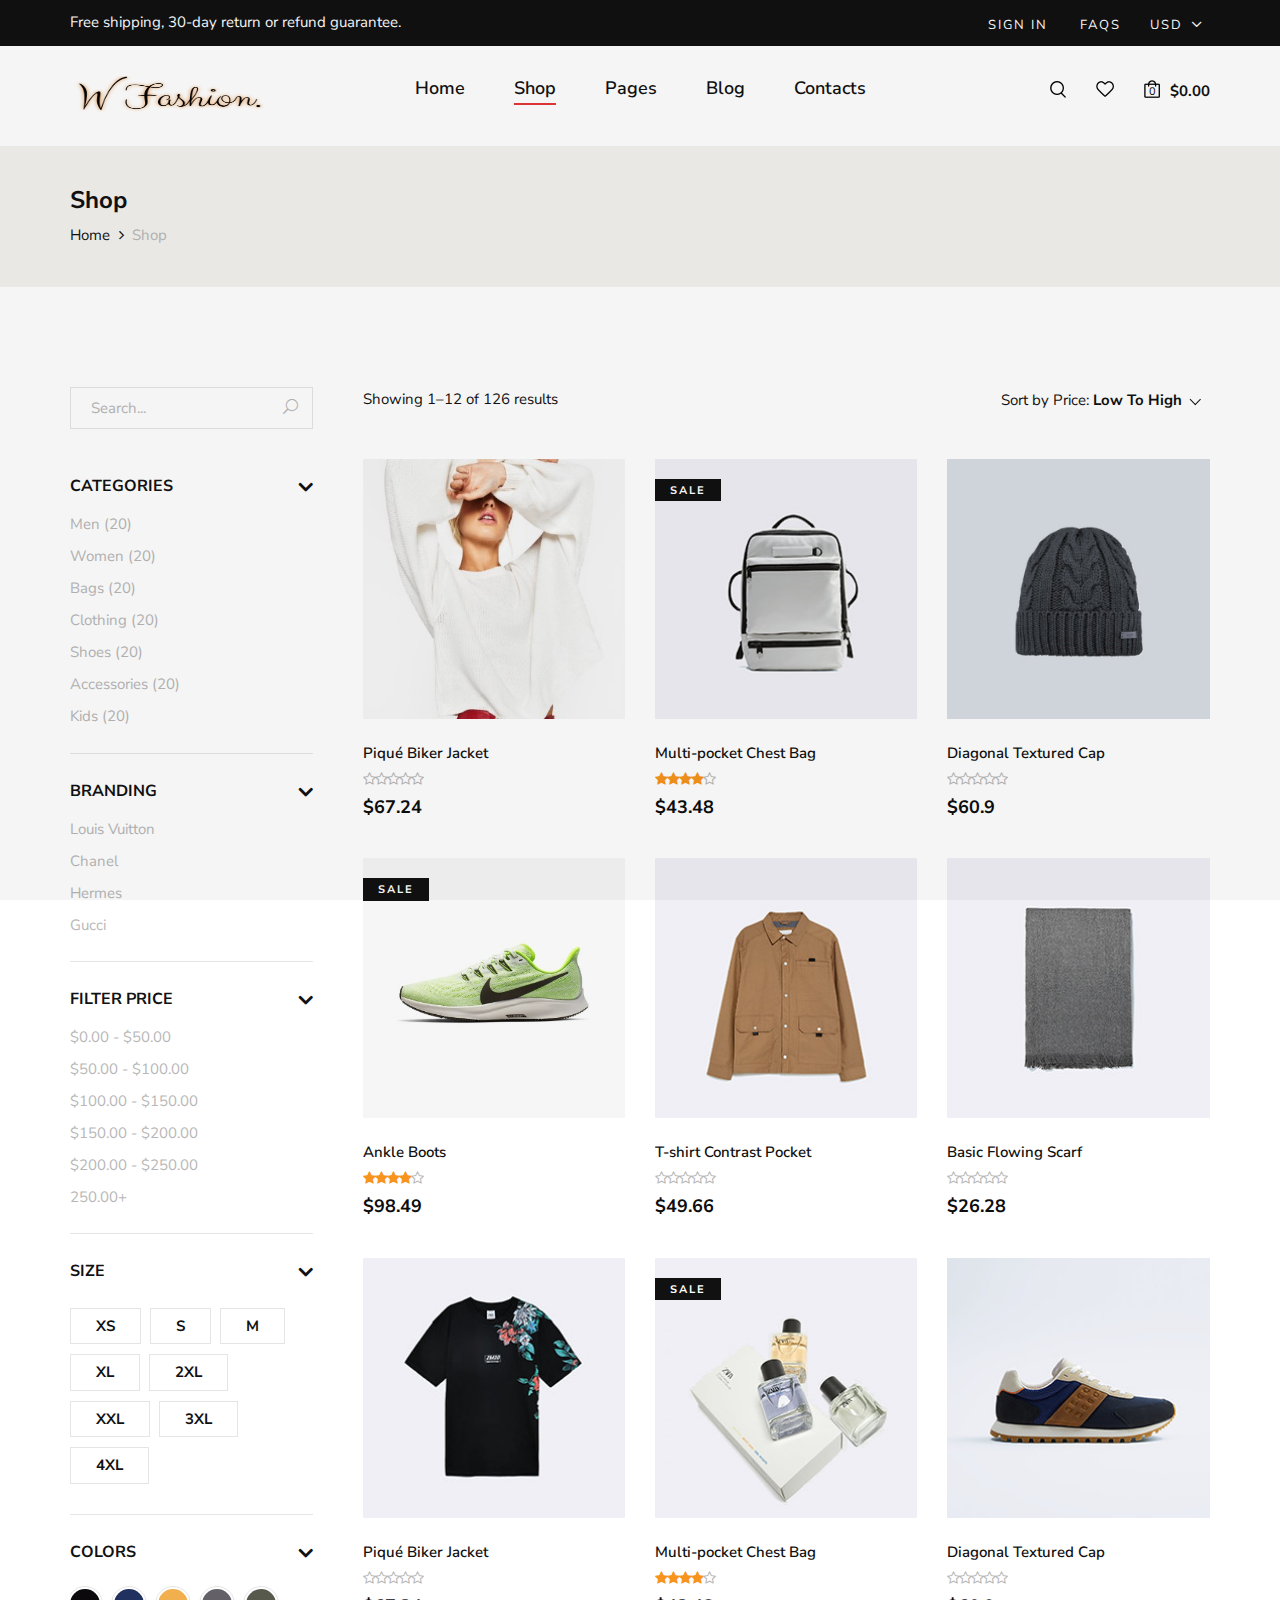
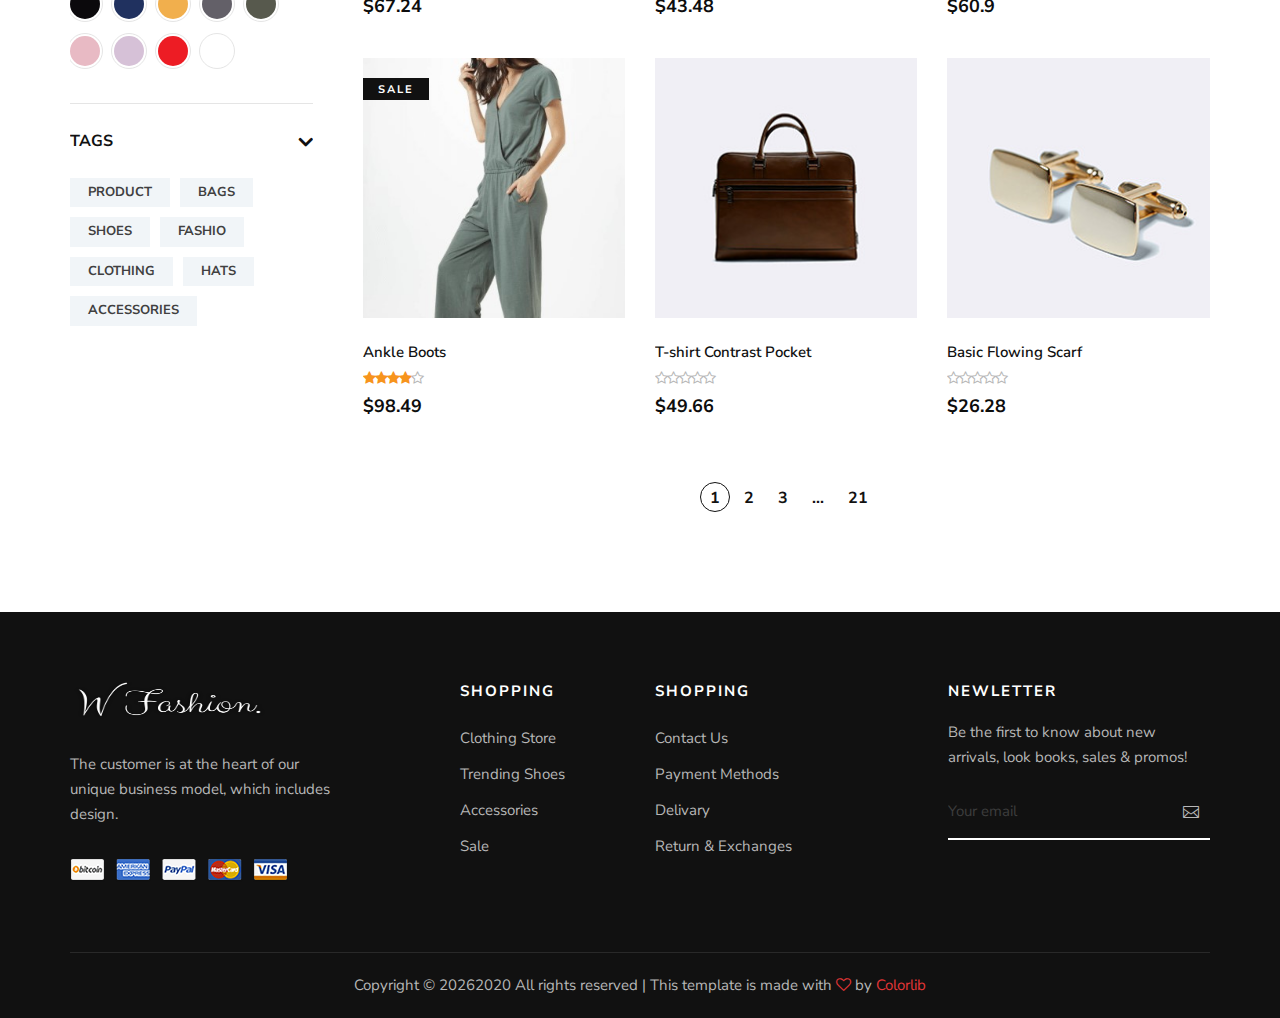
<file: projects/temp4/Fashion/shop.html>
<!DOCTYPE html>
<html lang="zxx">

<head>
    <meta charset="UTF-8">
    <meta name="description" content="Male_Fashion Template">
    <meta name="keywords" content="Male_Fashion, unica, creative, html">
    <meta name="viewport" content="width=device-width, initial-scale=1.0">
    <meta http-equiv="X-UA-Compatible" content="ie=edge">
    <title>Male-Fashion | Template</title>

    <!-- Google Font -->
    <link href="https://fonts.googleapis.com/css2?family=Nunito+Sans:wght@300;400;600;700;800;900&display=swap"
    rel="stylesheet">

    <!-- Css Styles -->
    <link rel="stylesheet" href="css/bootstrap.min.css" type="text/css">
    <link rel="stylesheet" href="css/font-awesome.min.css" type="text/css">
    <link rel="stylesheet" href="css/elegant-icons.css" type="text/css">
    <link rel="stylesheet" href="css/magnific-popup.css" type="text/css">
    <link rel="stylesheet" href="css/nice-select.css" type="text/css">
    <link rel="stylesheet" href="css/owl.carousel.min.css" type="text/css">
    <link rel="stylesheet" href="css/slicknav.min.css" type="text/css">
    <link rel="stylesheet" href="css/style.css" type="text/css">
</head>

<body>
    <!-- Page Preloder -->
    <div id="preloder">
        <div class="loader"></div>
    </div>

    <!-- Offcanvas Menu Begin -->
    <div class="offcanvas-menu-overlay"></div>
    <div class="offcanvas-menu-wrapper">
        <div class="offcanvas__option">
            <div class="offcanvas__links">
                <a href="#">Sign in</a>
                <a href="#">FAQs</a>
            </div>
            <div class="offcanvas__top__hover">
                <span>Usd <i class="arrow_carrot-down"></i></span>
                <ul>
                    <li>USD</li>
                    <li>EUR</li>
                    <li>USD</li>
                </ul>
            </div>
        </div>
        <div class="offcanvas__nav__option">
            <a href="#" class="search-switch"><img src="img/icon/search.png" alt=""></a>
            <a href="#"><img src="img/icon/heart.png" alt=""></a>
            <a href="#"><img src="img/icon/cart.png" alt=""> <span>0</span></a>
            <div class="price">$0.00</div>
        </div>
        <div id="mobile-menu-wrap"></div>
        <div class="offcanvas__text">
            <p>Free shipping, 30-day return or refund guarantee.</p>
        </div>
    </div>
    <!-- Offcanvas Menu End -->

    <!-- Header Section Begin -->
    <header class="header">
        <div class="header__top">
            <div class="container">
                <div class="row">
                    <div class="col-lg-6 col-md-7">
                        <div class="header__top__left">
                            <p>Free shipping, 30-day return or refund guarantee.</p>
                        </div>
                    </div>
                    <div class="col-lg-6 col-md-5">
                        <div class="header__top__right">
                            <div class="header__top__links">
                                <a href="#">Sign in</a>
                                <a href="#">FAQs</a>
                            </div>
                            <div class="header__top__hover">
                                <span>Usd <i class="arrow_carrot-down"></i></span>
                                <ul>
                                    <li>USD</li>
                                    <li>EUR</li>
                                    <li>USD</li>
                                </ul>
                            </div>
                        </div>
                    </div>
                </div>
            </div>
        </div>
        <div class="container">
            <div class="row">
                <div class="col-lg-3 col-md-3">
                    <div class="header__logo">
                        <a href="./index.html"><img width="200px" height="40px"  src="img/logoblack.png" alt=""></a>
                    </div>
                </div>
                <div class="col-lg-6 col-md-6">
                    <nav class="header__menu mobile-menu">
                        <ul>
                            <li><a href="./index.html">Home</a></li>
                            <li class="active"><a href="./shop.html">Shop</a></li>
                            <li><a href="#">Pages</a>
                                <ul class="dropdown">
                                    <li><a href="./about.html">About Us</a></li>
                                    <li><a href="./shop-details.html">Shop Details</a></li>
                                    <li><a href="./shopping-cart.html">Shopping Cart</a></li>
                                    <li><a href="./checkout.html">Check Out</a></li>
                                    <li><a href="./blog-details.html">Blog Details</a></li>
                                </ul>
                            </li>
                            <li><a href="./blog.html">Blog</a></li>
                            <li><a href="./contact.html">Contacts</a></li>
                        </ul>
                    </nav>
                </div>
                <div class="col-lg-3 col-md-3">
                    <div class="header__nav__option">
                        <a href="#" class="search-switch"><img src="img/icon/search.png" alt=""></a>
                        <a href="#"><img src="img/icon/heart.png" alt=""></a>
                        <a href="#"><img src="img/icon/cart.png" alt=""> <span>0</span></a>
                        <div class="price">$0.00</div>
                    </div>
                </div>
            </div>
            <div class="canvas__open"><i class="fa fa-bars"></i></div>
        </div>
    </header>
    <!-- Header Section End -->

    <!-- Breadcrumb Section Begin -->
    <section class="breadcrumb-option">
        <div class="container">
            <div class="row">
                <div class="col-lg-12">
                    <div class="breadcrumb__text">
                        <h4>Shop</h4>
                        <div class="breadcrumb__links">
                            <a href="./index.html">Home</a>
                            <span>Shop</span>
                        </div>
                    </div>
                </div>
            </div>
        </div>
    </section>
    <!-- Breadcrumb Section End -->

    <!-- Shop Section Begin -->
    <section class="shop spad">
        <div class="container">
            <div class="row">
                <div class="col-lg-3">
                    <div class="shop__sidebar">
                        <div class="shop__sidebar__search">
                            <form action="#">
                                <input type="text" placeholder="Search...">
                                <button type="submit"><span class="icon_search"></span></button>
                            </form>
                        </div>
                        <div class="shop__sidebar__accordion">
                            <div class="accordion" id="accordionExample">
                                <div class="card">
                                    <div class="card-heading">
                                        <a data-toggle="collapse" data-target="#collapseOne">Categories</a>
                                    </div>
                                    <div id="collapseOne" class="collapse show" data-parent="#accordionExample">
                                        <div class="card-body">
                                            <div class="shop__sidebar__categories">
                                                <ul class="nice-scroll">
                                                    <li><a href="#">Men (20)</a></li>
                                                    <li><a href="#">Women (20)</a></li>
                                                    <li><a href="#">Bags (20)</a></li>
                                                    <li><a href="#">Clothing (20)</a></li>
                                                    <li><a href="#">Shoes (20)</a></li>
                                                    <li><a href="#">Accessories (20)</a></li>
                                                    <li><a href="#">Kids (20)</a></li>
                                                    <li><a href="#">Kids (20)</a></li>
                                                    <li><a href="#">Kids (20)</a></li>
                                                </ul>
                                            </div>
                                        </div>
                                    </div>
                                </div>
                                <div class="card">
                                    <div class="card-heading">
                                        <a data-toggle="collapse" data-target="#collapseTwo">Branding</a>
                                    </div>
                                    <div id="collapseTwo" class="collapse show" data-parent="#accordionExample">
                                        <div class="card-body">
                                            <div class="shop__sidebar__brand">
                                                <ul>
                                                    <li><a href="#">Louis Vuitton</a></li>
                                                    <li><a href="#">Chanel</a></li>
                                                    <li><a href="#">Hermes</a></li>
                                                    <li><a href="#">Gucci</a></li>
                                                </ul>
                                            </div>
                                        </div>
                                    </div>
                                </div>
                                <div class="card">
                                    <div class="card-heading">
                                        <a data-toggle="collapse" data-target="#collapseThree">Filter Price</a>
                                    </div>
                                    <div id="collapseThree" class="collapse show" data-parent="#accordionExample">
                                        <div class="card-body">
                                            <div class="shop__sidebar__price">
                                                <ul>
                                                    <li><a href="#">$0.00 - $50.00</a></li>
                                                    <li><a href="#">$50.00 - $100.00</a></li>
                                                    <li><a href="#">$100.00 - $150.00</a></li>
                                                    <li><a href="#">$150.00 - $200.00</a></li>
                                                    <li><a href="#">$200.00 - $250.00</a></li>
                                                    <li><a href="#">250.00+</a></li>
                                                </ul>
                                            </div>
                                        </div>
                                    </div>
                                </div>
                                <div class="card">
                                    <div class="card-heading">
                                        <a data-toggle="collapse" data-target="#collapseFour">Size</a>
                                    </div>
                                    <div id="collapseFour" class="collapse show" data-parent="#accordionExample">
                                        <div class="card-body">
                                            <div class="shop__sidebar__size">
                                                <label for="xs">xs
                                                    <input type="radio" id="xs">
                                                </label>
                                                <label for="sm">s
                                                    <input type="radio" id="sm">
                                                </label>
                                                <label for="md">m
                                                    <input type="radio" id="md">
                                                </label>
                                                <label for="xl">xl
                                                    <input type="radio" id="xl">
                                                </label>
                                                <label for="2xl">2xl
                                                    <input type="radio" id="2xl">
                                                </label>
                                                <label for="xxl">xxl
                                                    <input type="radio" id="xxl">
                                                </label>
                                                <label for="3xl">3xl
                                                    <input type="radio" id="3xl">
                                                </label>
                                                <label for="4xl">4xl
                                                    <input type="radio" id="4xl">
                                                </label>
                                            </div>
                                        </div>
                                    </div>
                                </div>
                                <div class="card">
                                    <div class="card-heading">
                                        <a data-toggle="collapse" data-target="#collapseFive">Colors</a>
                                    </div>
                                    <div id="collapseFive" class="collapse show" data-parent="#accordionExample">
                                        <div class="card-body">
                                            <div class="shop__sidebar__color">
                                                <label class="c-1" for="sp-1">
                                                    <input type="radio" id="sp-1">
                                                </label>
                                                <label class="c-2" for="sp-2">
                                                    <input type="radio" id="sp-2">
                                                </label>
                                                <label class="c-3" for="sp-3">
                                                    <input type="radio" id="sp-3">
                                                </label>
                                                <label class="c-4" for="sp-4">
                                                    <input type="radio" id="sp-4">
                                                </label>
                                                <label class="c-5" for="sp-5">
                                                    <input type="radio" id="sp-5">
                                                </label>
                                                <label class="c-6" for="sp-6">
                                                    <input type="radio" id="sp-6">
                                                </label>
                                                <label class="c-7" for="sp-7">
                                                    <input type="radio" id="sp-7">
                                                </label>
                                                <label class="c-8" for="sp-8">
                                                    <input type="radio" id="sp-8">
                                                </label>
                                                <label class="c-9" for="sp-9">
                                                    <input type="radio" id="sp-9">
                                                </label>
                                            </div>
                                        </div>
                                    </div>
                                </div>
                                <div class="card">
                                    <div class="card-heading">
                                        <a data-toggle="collapse" data-target="#collapseSix">Tags</a>
                                    </div>
                                    <div id="collapseSix" class="collapse show" data-parent="#accordionExample">
                                        <div class="card-body">
                                            <div class="shop__sidebar__tags">
                                                <a href="#">Product</a>
                                                <a href="#">Bags</a>
                                                <a href="#">Shoes</a>
                                                <a href="#">Fashio</a>
                                                <a href="#">Clothing</a>
                                                <a href="#">Hats</a>
                                                <a href="#">Accessories</a>
                                            </div>
                                        </div>
                                    </div>
                                </div>
                            </div>
                        </div>
                    </div>
                </div>
                <div class="col-lg-9">
                    <div class="shop__product__option">
                        <div class="row">
                            <div class="col-lg-6 col-md-6 col-sm-6">
                                <div class="shop__product__option__left">
                                    <p>Showing 1–12 of 126 results</p>
                                </div>
                            </div>
                            <div class="col-lg-6 col-md-6 col-sm-6">
                                <div class="shop__product__option__right">
                                    <p>Sort by Price:</p>
                                    <select>
                                        <option value="">Low To High</option>
                                        <option value="">$0 - $55</option>
                                        <option value="">$55 - $100</option>
                                    </select>
                                </div>
                            </div>
                        </div>
                    </div>
                    <div class="row">
                        <div class="col-lg-4 col-md-6 col-sm-6">
                            <div class="product__item">
                                <div class="product__item__pic set-bg" data-setbg="img/product/product-2.jpg">
                                    <ul class="product__hover">
                                        <li><a href="#"><img src="img/icon/heart.png" alt=""></a></li>
                                        <li><a href="#"><img src="img/icon/compare.png" alt=""> <span>Compare</span></a>
                                        </li>
                                        <li><a href="#"><img src="img/icon/search.png" alt=""></a></li>
                                    </ul>
                                </div>
                                <div class="product__item__text">
                                    <h6>Piqué Biker Jacket</h6>
                                    <a href="#" class="add-cart">+ Add To Cart</a>
                                    <div class="rating">
                                        <i class="fa fa-star-o"></i>
                                        <i class="fa fa-star-o"></i>
                                        <i class="fa fa-star-o"></i>
                                        <i class="fa fa-star-o"></i>
                                        <i class="fa fa-star-o"></i>
                                    </div>
                                    <h5>$67.24</h5>
                                    <div class="product__color__select">
                                        <label for="pc-4">
                                            <input type="radio" id="pc-4">
                                        </label>
                                        <label class="active black" for="pc-5">
                                            <input type="radio" id="pc-5">
                                        </label>
                                        <label class="grey" for="pc-6">
                                            <input type="radio" id="pc-6">
                                        </label>
                                    </div>
                                </div>
                            </div>
                        </div>
                        <div class="col-lg-4 col-md-6 col-sm-6">
                            <div class="product__item sale">
                                <div class="product__item__pic set-bg" data-setbg="img/product/product-3.jpg">
                                    <span class="label">Sale</span>
                                    <ul class="product__hover">
                                        <li><a href="#"><img src="img/icon/heart.png" alt=""></a></li>
                                        <li><a href="#"><img src="img/icon/compare.png" alt=""> <span>Compare</span></a>
                                        </li>
                                        <li><a href="#"><img src="img/icon/search.png" alt=""></a></li>
                                    </ul>
                                </div>
                                <div class="product__item__text">
                                    <h6>Multi-pocket Chest Bag</h6>
                                    <a href="#" class="add-cart">+ Add To Cart</a>
                                    <div class="rating">
                                        <i class="fa fa-star"></i>
                                        <i class="fa fa-star"></i>
                                        <i class="fa fa-star"></i>
                                        <i class="fa fa-star"></i>
                                        <i class="fa fa-star-o"></i>
                                    </div>
                                    <h5>$43.48</h5>
                                    <div class="product__color__select">
                                        <label for="pc-7">
                                            <input type="radio" id="pc-7">
                                        </label>
                                        <label class="active black" for="pc-8">
                                            <input type="radio" id="pc-8">
                                        </label>
                                        <label class="grey" for="pc-9">
                                            <input type="radio" id="pc-9">
                                        </label>
                                    </div>
                                </div>
                            </div>
                        </div>
                        <div class="col-lg-4 col-md-6 col-sm-6">
                            <div class="product__item">
                                <div class="product__item__pic set-bg" data-setbg="img/product/product-4.jpg">
                                    <ul class="product__hover">
                                        <li><a href="#"><img src="img/icon/heart.png" alt=""></a></li>
                                        <li><a href="#"><img src="img/icon/compare.png" alt=""> <span>Compare</span></a>
                                        </li>
                                        <li><a href="#"><img src="img/icon/search.png" alt=""></a></li>
                                    </ul>
                                </div>
                                <div class="product__item__text">
                                    <h6>Diagonal Textured Cap</h6>
                                    <a href="#" class="add-cart">+ Add To Cart</a>
                                    <div class="rating">
                                        <i class="fa fa-star-o"></i>
                                        <i class="fa fa-star-o"></i>
                                        <i class="fa fa-star-o"></i>
                                        <i class="fa fa-star-o"></i>
                                        <i class="fa fa-star-o"></i>
                                    </div>
                                    <h5>$60.9</h5>
                                    <div class="product__color__select">
                                        <label for="pc-10">
                                            <input type="radio" id="pc-10">
                                        </label>
                                        <label class="active black" for="pc-11">
                                            <input type="radio" id="pc-11">
                                        </label>
                                        <label class="grey" for="pc-12">
                                            <input type="radio" id="pc-12">
                                        </label>
                                    </div>
                                </div>
                            </div>
                        </div>
                        <div class="col-lg-4 col-md-6 col-sm-6">
                            <div class="product__item sale">
                                <div class="product__item__pic set-bg" data-setbg="img/product/product-6.jpg">
                                    <span class="label">Sale</span>
                                    <ul class="product__hover">
                                        <li><a href="#"><img src="img/icon/heart.png" alt=""></a></li>
                                        <li><a href="#"><img src="img/icon/compare.png" alt=""> <span>Compare</span></a>
                                        </li>
                                        <li><a href="#"><img src="img/icon/search.png" alt=""></a></li>
                                    </ul>
                                </div>
                                <div class="product__item__text">
                                    <h6>Ankle Boots</h6>
                                    <a href="#" class="add-cart">+ Add To Cart</a>
                                    <div class="rating">
                                        <i class="fa fa-star"></i>
                                        <i class="fa fa-star"></i>
                                        <i class="fa fa-star"></i>
                                        <i class="fa fa-star"></i>
                                        <i class="fa fa-star-o"></i>
                                    </div>
                                    <h5>$98.49</h5>
                                    <div class="product__color__select">
                                        <label for="pc-16">
                                            <input type="radio" id="pc-16">
                                        </label>
                                        <label class="active black" for="pc-17">
                                            <input type="radio" id="pc-17">
                                        </label>
                                        <label class="grey" for="pc-18">
                                            <input type="radio" id="pc-18">
                                        </label>
                                    </div>
                                </div>
                            </div>
                        </div>
                        <div class="col-lg-4 col-md-6 col-sm-6">
                            <div class="product__item">
                                <div class="product__item__pic set-bg" data-setbg="img/product/product-7.jpg">
                                    <ul class="product__hover">
                                        <li><a href="#"><img src="img/icon/heart.png" alt=""></a></li>
                                        <li><a href="#"><img src="img/icon/compare.png" alt=""> <span>Compare</span></a>
                                        </li>
                                        <li><a href="#"><img src="img/icon/search.png" alt=""></a></li>
                                    </ul>
                                </div>
                                <div class="product__item__text">
                                    <h6>T-shirt Contrast Pocket</h6>
                                    <a href="#" class="add-cart">+ Add To Cart</a>
                                    <div class="rating">
                                        <i class="fa fa-star-o"></i>
                                        <i class="fa fa-star-o"></i>
                                        <i class="fa fa-star-o"></i>
                                        <i class="fa fa-star-o"></i>
                                        <i class="fa fa-star-o"></i>
                                    </div>
                                    <h5>$49.66</h5>
                                    <div class="product__color__select">
                                        <label for="pc-19">
                                            <input type="radio" id="pc-19">
                                        </label>
                                        <label class="active black" for="pc-20">
                                            <input type="radio" id="pc-20">
                                        </label>
                                        <label class="grey" for="pc-21">
                                            <input type="radio" id="pc-21">
                                        </label>
                                    </div>
                                </div>
                            </div>
                        </div>
                        <div class="col-lg-4 col-md-6 col-sm-6">
                            <div class="product__item">
                                <div class="product__item__pic set-bg" data-setbg="img/product/product-8.jpg">
                                    <ul class="product__hover">
                                        <li><a href="#"><img src="img/icon/heart.png" alt=""></a></li>
                                        <li><a href="#"><img src="img/icon/compare.png" alt=""> <span>Compare</span></a>
                                        </li>
                                        <li><a href="#"><img src="img/icon/search.png" alt=""></a></li>
                                    </ul>
                                </div>
                                <div class="product__item__text">
                                    <h6>Basic Flowing Scarf</h6>
                                    <a href="#" class="add-cart">+ Add To Cart</a>
                                    <div class="rating">
                                        <i class="fa fa-star-o"></i>
                                        <i class="fa fa-star-o"></i>
                                        <i class="fa fa-star-o"></i>
                                        <i class="fa fa-star-o"></i>
                                        <i class="fa fa-star-o"></i>
                                    </div>
                                    <h5>$26.28</h5>
                                    <div class="product__color__select">
                                        <label for="pc-22">
                                            <input type="radio" id="pc-22">
                                        </label>
                                        <label class="active black" for="pc-23">
                                            <input type="radio" id="pc-23">
                                        </label>
                                        <label class="grey" for="pc-24">
                                            <input type="radio" id="pc-24">
                                        </label>
                                    </div>
                                </div>
                            </div>
                        </div>
                        <div class="col-lg-4 col-md-6 col-sm-6">
                            <div class="product__item">
                                <div class="product__item__pic set-bg" data-setbg="img/product/product-9.jpg">
                                    <ul class="product__hover">
                                        <li><a href="#"><img src="img/icon/heart.png" alt=""></a></li>
                                        <li><a href="#"><img src="img/icon/compare.png" alt=""> <span>Compare</span></a>
                                        </li>
                                        <li><a href="#"><img src="img/icon/search.png" alt=""></a></li>
                                    </ul>
                                </div>
                                <div class="product__item__text">
                                    <h6>Piqué Biker Jacket</h6>
                                    <a href="#" class="add-cart">+ Add To Cart</a>
                                    <div class="rating">
                                        <i class="fa fa-star-o"></i>
                                        <i class="fa fa-star-o"></i>
                                        <i class="fa fa-star-o"></i>
                                        <i class="fa fa-star-o"></i>
                                        <i class="fa fa-star-o"></i>
                                    </div>
                                    <h5>$67.24</h5>
                                    <div class="product__color__select">
                                        <label for="pc-25">
                                            <input type="radio" id="pc-25">
                                        </label>
                                        <label class="active black" for="pc-26">
                                            <input type="radio" id="pc-26">
                                        </label>
                                        <label class="grey" for="pc-27">
                                            <input type="radio" id="pc-27">
                                        </label>
                                    </div>
                                </div>
                            </div>
                        </div>
                        <div class="col-lg-4 col-md-6 col-sm-6">
                            <div class="product__item sale">
                                <div class="product__item__pic set-bg" data-setbg="img/product/product-10.jpg">
                                    <span class="label">Sale</span>
                                    <ul class="product__hover">
                                        <li><a href="#"><img src="img/icon/heart.png" alt=""></a></li>
                                        <li><a href="#"><img src="img/icon/compare.png" alt=""> <span>Compare</span></a>
                                        </li>
                                        <li><a href="#"><img src="img/icon/search.png" alt=""></a></li>
                                    </ul>
                                </div>
                                <div class="product__item__text">
                                    <h6>Multi-pocket Chest Bag</h6>
                                    <a href="#" class="add-cart">+ Add To Cart</a>
                                    <div class="rating">
                                        <i class="fa fa-star"></i>
                                        <i class="fa fa-star"></i>
                                        <i class="fa fa-star"></i>
                                        <i class="fa fa-star"></i>
                                        <i class="fa fa-star-o"></i>
                                    </div>
                                    <h5>$43.48</h5>
                                    <div class="product__color__select">
                                        <label for="pc-28">
                                            <input type="radio" id="pc-28">
                                        </label>
                                        <label class="active black" for="pc-29">
                                            <input type="radio" id="pc-29">
                                        </label>
                                        <label class="grey" for="pc-30">
                                            <input type="radio" id="pc-30">
                                        </label>
                                    </div>
                                </div>
                            </div>
                        </div>
                        <div class="col-lg-4 col-md-6 col-sm-6">
                            <div class="product__item">
                                <div class="product__item__pic set-bg" data-setbg="img/product/product-11.jpg">
                                    <ul class="product__hover">
                                        <li><a href="#"><img src="img/icon/heart.png" alt=""></a></li>
                                        <li><a href="#"><img src="img/icon/compare.png" alt=""> <span>Compare</span></a>
                                        </li>
                                        <li><a href="#"><img src="img/icon/search.png" alt=""></a></li>
                                    </ul>
                                </div>
                                <div class="product__item__text">
                                    <h6>Diagonal Textured Cap</h6>
                                    <a href="#" class="add-cart">+ Add To Cart</a>
                                    <div class="rating">
                                        <i class="fa fa-star-o"></i>
                                        <i class="fa fa-star-o"></i>
                                        <i class="fa fa-star-o"></i>
                                        <i class="fa fa-star-o"></i>
                                        <i class="fa fa-star-o"></i>
                                    </div>
                                    <h5>$60.9</h5>
                                    <div class="product__color__select">
                                        <label for="pc-31">
                                            <input type="radio" id="pc-31">
                                        </label>
                                        <label class="active black" for="pc-32">
                                            <input type="radio" id="pc-32">
                                        </label>
                                        <label class="grey" for="pc-33">
                                            <input type="radio" id="pc-33">
                                        </label>
                                    </div>
                                </div>
                            </div>
                        </div>
                        <div class="col-lg-4 col-md-6 col-sm-6">
                            <div class="product__item sale">
                                <div class="product__item__pic set-bg" data-setbg="img/product/product-12.jpg">
                                    <span class="label">Sale</span>
                                    <ul class="product__hover">
                                        <li><a href="#"><img src="img/icon/heart.png" alt=""></a></li>
                                        <li><a href="#"><img src="img/icon/compare.png" alt=""> <span>Compare</span></a>
                                        </li>
                                        <li><a href="#"><img src="img/icon/search.png" alt=""></a></li>
                                    </ul>
                                </div>
                                <div class="product__item__text">
                                    <h6>Ankle Boots</h6>
                                    <a href="#" class="add-cart">+ Add To Cart</a>
                                    <div class="rating">
                                        <i class="fa fa-star"></i>
                                        <i class="fa fa-star"></i>
                                        <i class="fa fa-star"></i>
                                        <i class="fa fa-star"></i>
                                        <i class="fa fa-star-o"></i>
                                    </div>
                                    <h5>$98.49</h5>
                                    <div class="product__color__select">
                                        <label for="pc-34">
                                            <input type="radio" id="pc-34">
                                        </label>
                                        <label class="active black" for="pc-35">
                                            <input type="radio" id="pc-35">
                                        </label>
                                        <label class="grey" for="pc-36">
                                            <input type="radio" id="pc-36">
                                        </label>
                                    </div>
                                </div>
                            </div>
                        </div>
                        <div class="col-lg-4 col-md-6 col-sm-6">
                            <div class="product__item">
                                <div class="product__item__pic set-bg" data-setbg="img/product/product-13.jpg">
                                    <ul class="product__hover">
                                        <li><a href="#"><img src="img/icon/heart.png" alt=""></a></li>
                                        <li><a href="#"><img src="img/icon/compare.png" alt=""> <span>Compare</span></a>
                                        </li>
                                        <li><a href="#"><img src="img/icon/search.png" alt=""></a></li>
                                    </ul>
                                </div>
                                <div class="product__item__text">
                                    <h6>T-shirt Contrast Pocket</h6>
                                    <a href="#" class="add-cart">+ Add To Cart</a>
                                    <div class="rating">
                                        <i class="fa fa-star-o"></i>
                                        <i class="fa fa-star-o"></i>
                                        <i class="fa fa-star-o"></i>
                                        <i class="fa fa-star-o"></i>
                                        <i class="fa fa-star-o"></i>
                                    </div>
                                    <h5>$49.66</h5>
                                    <div class="product__color__select">
                                        <label for="pc-37">
                                            <input type="radio" id="pc-37">
                                        </label>
                                        <label class="active black" for="pc-38">
                                            <input type="radio" id="pc-38">
                                        </label>
                                        <label class="grey" for="pc-39">
                                            <input type="radio" id="pc-39">
                                        </label>
                                    </div>
                                </div>
                            </div>
                        </div>
                        <div class="col-lg-4 col-md-6 col-sm-6">
                            <div class="product__item">
                                <div class="product__item__pic set-bg" data-setbg="img/product/product-14.jpg">
                                    <ul class="product__hover">
                                        <li><a href="#"><img src="img/icon/heart.png" alt=""></a></li>
                                        <li><a href="#"><img src="img/icon/compare.png" alt=""> <span>Compare</span></a>
                                        </li>
                                        <li><a href="#"><img src="img/icon/search.png" alt=""></a></li>
                                    </ul>
                                </div>
                                <div class="product__item__text">
                                    <h6>Basic Flowing Scarf</h6>
                                    <a href="#" class="add-cart">+ Add To Cart</a>
                                    <div class="rating">
                                        <i class="fa fa-star-o"></i>
                                        <i class="fa fa-star-o"></i>
                                        <i class="fa fa-star-o"></i>
                                        <i class="fa fa-star-o"></i>
                                        <i class="fa fa-star-o"></i>
                                    </div>
                                    <h5>$26.28</h5>
                                    <div class="product__color__select">
                                        <label for="pc-40">
                                            <input type="radio" id="pc-40">
                                        </label>
                                        <label class="active black" for="pc-41">
                                            <input type="radio" id="pc-41">
                                        </label>
                                        <label class="grey" for="pc-42">
                                            <input type="radio" id="pc-42">
                                        </label>
                                    </div>
                                </div>
                            </div>
                        </div>
                    </div>
                    <div class="row">
                        <div class="col-lg-12">
                            <div class="product__pagination">
                                <a class="active" href="#">1</a>
                                <a href="#">2</a>
                                <a href="#">3</a>
                                <span>...</span>
                                <a href="#">21</a>
                            </div>
                        </div>
                    </div>
                </div>
            </div>
        </div>
    </section>
    <!-- Shop Section End -->

    <!-- Footer Section Begin -->
    <footer class="footer">
        <div class="container">
            <div class="row">
                <div class="col-lg-3 col-md-6 col-sm-6">
                    <div class="footer__about">
                        <div class="footer__logo">
                            <a href="#"><img width="200px" height="40px"  src="img/logowhite.png" alt=""></a>
                        </div>
                        <p>The customer is at the heart of our unique business model, which includes design.</p>
                        <a href="#"><img src="img/payment.png" alt=""></a>
                    </div>
                </div>
                <div class="col-lg-2 offset-lg-1 col-md-3 col-sm-6">
                    <div class="footer__widget">
                        <h6>Shopping</h6>
                        <ul>
                            <li><a href="#">Clothing Store</a></li>
                            <li><a href="#">Trending Shoes</a></li>
                            <li><a href="#">Accessories</a></li>
                            <li><a href="#">Sale</a></li>
                        </ul>
                    </div>
                </div>
                <div class="col-lg-2 col-md-3 col-sm-6">
                    <div class="footer__widget">
                        <h6>Shopping</h6>
                        <ul>
                            <li><a href="#">Contact Us</a></li>
                            <li><a href="#">Payment Methods</a></li>
                            <li><a href="#">Delivary</a></li>
                            <li><a href="#">Return & Exchanges</a></li>
                        </ul>
                    </div>
                </div>
                <div class="col-lg-3 offset-lg-1 col-md-6 col-sm-6">
                    <div class="footer__widget">
                        <h6>NewLetter</h6>
                        <div class="footer__newslatter">
                            <p>Be the first to know about new arrivals, look books, sales & promos!</p>
                            <form action="#">
                                <input type="text" placeholder="Your email">
                                <button type="submit"><span class="icon_mail_alt"></span></button>
                            </form>
                        </div>
                    </div>
                </div>
            </div>
            <div class="row">
                <div class="col-lg-12 text-center">
                    <div class="footer__copyright__text">
                        <!-- Link back to Colorlib can't be removed. Template is licensed under CC BY 3.0. -->
                        <p>Copyright ©
                            <script>
                                document.write(new Date().getFullYear());
                            </script>2020
                            All rights reserved | This template is made with <i class="fa fa-heart-o"
                            aria-hidden="true"></i> by <a href="https://colorlib.com" target="_blank">Colorlib</a>
                        </p>
                        <!-- Link back to Colorlib can't be removed. Template is licensed under CC BY 3.0. -->
                    </div>
                </div>
            </div>
        </div>
    </footer>
    <!-- Footer Section End -->

    <!-- Search Begin -->
    <div class="search-model">
        <div class="h-100 d-flex align-items-center justify-content-center">
            <div class="search-close-switch">+</div>
            <form class="search-model-form">
                <input type="text" id="search-input" placeholder="Search here.....">
            </form>
        </div>
    </div>
    <!-- Search End -->

    <!-- Js Plugins -->
    <script src="js/jquery-3.3.1.min.js"></script>
    <script src="js/bootstrap.min.js"></script>
    <script src="js/jquery.nice-select.min.js"></script>
    <script src="js/jquery.nicescroll.min.js"></script>
    <script src="js/jquery.magnific-popup.min.js"></script>
    <script src="js/jquery.countdown.min.js"></script>
    <script src="js/jquery.slicknav.js"></script>
    <script src="js/mixitup.min.js"></script>
    <script src="js/owl.carousel.min.js"></script>
    <script src="js/main.js"></script>
</body>

</html>
</file>
<file: projects/temp2/Gym/css/style.css>
:root{
    --color: #000;
    --color1: #989898;
    --color2: #fff;

}
*{
    padding: 0;
    margin: 0;
    box-sizing: border-box;
}

@font-face {
    font-family: myfont;
    src: url(../font/Roboto/Roboto-Medium.ttf);
}



.body{
    font-family: myfont;
}
.page-header{
    position: relative;
    background-color: var(--color2);
    display: block;
    height: 70px;
    padding: 0 7%;
}
.page-header-div{
    position: relative;
    display: flex;
    align-items: center;
    height: 100%;
    margin: 0 auto;
    justify-content: space-between;
}
.page-header-div .header-logo-link{
    height: 41px;
}
.page-header img{
    width: 50px;
    height: 39px;
    /* height: auto; */
}



.section .gpa{
    height: 50vh;
    background-image: url(../images/illustration/team-img-5.jpg);
    background-size: 100% 100%;
    background-position: center bottom;
    background-repeat: no-repeat;
    /* object-fit: cover; */
}
@media(min-width:768px){
    .section .gpa{
        height: 80vh;
    }
    .section .dp .ds h1{
        font-size: 40px;
    }
    .dp{
        width: 80%;
        padding-left: 20px;
    }
}
.gpa{
    display: flex;
    justify-content: left;
    align-items: center;
}
.ds h1{
    font-size: 60px;
    color: white;
    text-align: left;

}
.ds h6{margin-top: 40px;
    font-size: 25px;
    margin-bottom: 70px;
    color: var(--color1);
    text-align: left;

}
.ds a{
    background-color: yellow;
    padding: 20px;
}
.dp{
    width: 70%;
    padding-left: 50px;
}


/* section-1 */
.qo-grid{
    position: relative;
    display: inline-block;
    background-color: #f1efef;
    width: 100%;
}
@media (min-width:768px){
    .element-col-1{
        width: 100%;
    }

    .div-sec .ment-b26{
       display: flex;
       justify-content: center;
    }

    .el-pop .title-main{
        width: 65%;
    }
}
.section2{
    background-color: var(--color);
    padding: 160px 0px 51px 0px;
}
.div-sec .element-contain{
    display: flex;
    position: relative;
}
.element-col{
    width: 100%;
}
.title-main{
    text-align: center;
}
.title-section{
    position: relative;
    display: inline-block;
    width: 100%;
    vertical-align: top;
}
.m-title{
    color: var(--color2);
}
.title-section .m-title{
    margin: 0;
}
.t-s h1{
    font-size: 55px;
    text-transform: uppercase;
}
.m-text{
    margin-top: 10px;
    color:var(--color1);
}
.title-section .m-text{
    margin: 25px 0 0;
    font-size: 20px;
    line-height: 28px;
}

/* section-2 */
.section3{
    background-color: var(--color);
    padding-bottom: 100px;
}
.section3 .element-contain{
    width: 86%;
    margin: 0 auto;
}
.el-pop{
    padding: 0px;
}
.element-31 .ele-ele{
    width: 100%;
}
/* .qo-grid .q-g-item{
    position: relative;
    display: inline-block;
    width: 100%;
}   */
.def-time .img-hold{
    position: relative;
    overflow: hidden;
}
.def-time .bot-hold{
    border-color: #3d3d3d;
}
.def-m.bot-hold{
    position: relative;
    padding-bottom: 23px;
    border-bottom: 2px solid #000;  
}
.def-m .bot-hold .q-top-h{
    margin-top: 25px;
}
.def-m .bot-hold .q-top-h .q-eTitle{
    color: var(--color2);
}
.q-eTitle{
    margin: 2px 0 0;
}
h4 {
    font-size: 24px;
    line-height: 1.25;
    font-weight: 600;
}
.def-time .img-hold a{
    display: block;
    overflow: hidden;
    position: relative;
}
.element a{
    box-shadow: none;
    text-decoration: none;
}
a{
    color: var(--color);
}

@media(min-width:768px){

    .qo-gr-in{
        display: flex;
        box-sizing: border-box;
        justify-content: space-between;
    }

    .ment-b27 .qo-gr-in .qo-e{
        width: 50%;
    }
}
@media(min-width:992px){

    .element-contain .qo-gr-in .qo-e{
        width: 27%;
    }
}

.def-time .img-hold a img{
    display: block;
    width: 100%;
}
.element img{
    margin-top: 0px;
    border: none;
}
.def-time .bot-hold .q-top-h .q-e-info a{
    color: var(--color1);
}
.q-e-info{
    font-size: 12px;
    line-height: 1px;
    font-weight: 500px;
    text-transform: uppercase;
    display: inline-flex;
}
.def-time .bot-hold .q-top-h .q-e-info .circle{
    width: 5px;
    height: 5px;
    border-radius: 50%;
    background-color: yellow;
    margin: -2px 8px 0;
}
.def-time .bot-hold .q-top-h .q-eTitle{
    color: var(--color2);
    margin: 2px 0 0;
}
.q-eTitle h4{
    padding-bottom: 30px;
}
.qo-short .qo-gr-in .q-e-in{
    border-bottom: 2px solid gray;
}
.qo-gr-in .q-e-in{
    margin-bottom: 50px;
}

/* section-3 */
.elementor-column {
    width: 100%;
}
.elementor-widget-wrap > .elementor-element {
    width: 100%;
}
.element-31 .elementor-element.elementor-element-72b7a81 >.elementor-widget-container{
    height:  500px;
    background-image: url(../images/background/h1-img-1.jpg);
    background-image: 100% 100%;
    background-position: center center;
    background-repeat: no-repeat;
    background-size: cover;
}
.element-31 .elementor-element.elementor-element-f61c0ab >.elementor-widget-wrap{
    background-image: url(../images/background/h1-img-20.jpg);
    background-image: 100% 100%;
    background-position: center center;
    background-repeat: no-repeat;
    background-size: cover;
}
.qodef-testimonials-list .qodef-e-media-image {
    line-height: 0;
    margin: 0 0 40px;
    min-height: 52px;
}
.qodef-testimonials-list .qodef-e-media-image img {
    width: 64px;
    display: flex;
    margin: 0 auto;
}

.element-31 .elementor-element.elementor-element-f61c0ab > .elementor-element-populated {
    text-align: center;
}
.elementor-element-f61c0ab .elementor-widget-wrap{
    padding: 50px 0 50px 0;
}
h2{
    font-size: 48px;
    text-align: center;
    font-weight: 400;
    padding-bottom: 40px;
}
.qodef-testimonials-list.qodef-skin--light .qodef-e-text{
    color: var(--color2);
}
.qodef-testimonials-list .qodef-e-author-job {
    margin: 0 0 9px;
    color: var(--color1);
}
h6{
    font-size: 12px;
    font-weight: 500;
    letter-spacing: .05em;
    text-align: center;
}
.qodef-testimonials-list.qodef-skin--light .qodef-e-author-name{
    color: var(--color2);
    text-align: center;
}
@media(min-width:768px){
    .elementor-element-72b7a81 >.elementor-widget-container{
        display: block;
    }
    .qodef-e-content .qodef-e-text{
        width: 50%;
        display: inline-block;
    }
    .elementor-column.elementor-col-50{
        width: 100%;
    }
    .element-31 .elementor-element.elementor-element-f61c0ab > .elementor-element-populated {
        margin: 0px 0px 0px 0px;
        padding: 120px 0px 120px 0px;
    }
    .elementor-element-f61c0ab >.elementor-widget-wrap{
        display: block;
    }

    .element-31 .elementor-element.elementor-element-d5ed2aa {
        width: 100%;
      }
    .elementor-section .elementor-container {
        flex-wrap: wrap;
      }
}
@media(min-width:992px){
    .elementor-section .elementor-container {
        display: flex;
        margin-right: auto;
        margin-left: auto;
        position: relative;
    }
    .elementor-section .elementor-container {
        flex-wrap: wrap;
    }
    /* .element-31 .elementor-element.elementor-element-f61c0ab {
        width: 100%;
    } */
    .elementor-column.elementor-col-50{
        width: 50%;
    }
    .element-31 .elementor-element.elementor-element-f61c0ab > .elementor-element-populated {
        margin: 0px 0px 0px 0px;
        padding: 50px 0px 50px 0px;
    }
    .element-31 .elementor-element.elementor-element-d5ed2aa {
        width: 50%;
    }
    .element-31 .elementor-element.elementor-element-72b7a81 > .elementor-widget-container{
        height: 590px;
    }
}




/* section-4 */
.element-31 >.elementor-element-94bc0f0 {
    margin-top: 0px;
    margin-bottom: 0px;
    padding: 142px 0px 135px 0px;
}
section.qodef-elementor-content-grid > .elementor-container {
    /* display: flex; */
    width: 86%;
    margin: 0 auto;
}
.qodef-interactive-link-showcase.qodef-layout--list .qodef-m-items {
    width: 100%;
}
.qodef-interactive-link-showcase.qodef-layout--list .qodef-m-items {
    line-height: 76px;
    align-items: flex-start;
    justify-content: center;
    flex-direction: column;
}
.qodef-interactive-link-showcase .qodef-m-item.q-e{
    border-bottom: 8px solid yellow;
}
.qodef-interactive-link-showcase .qodef-m-item.qodef--active {
    color: var(--color);
}
.qodef-interactive-link-showcase .qodef-e{
    font-size: 40px;
    margin: 14px 45px 14px 0;
    font-weight: 700;
    text-transform: uppercase;
    color: #d1d1d1;
}
.qodef-interactive-link-showcase.qodef-layout--list .qodef-m-content {
    width: 100%;
    min-width: auto;
    margin-top: 25px;
}
.qodef-interactive-link-showcase.qodef-layout--list .qodef-m-content-item.qodef--active {
    position: relative;
}
.qodef-interactive-link-showcase.qodef-layout--list .qodef-m-content h4{
    margin: 14px 0;
}
.qodef-m-content-item p {
    margin: 10px 0;
    font-size: 18px;
}

@media(min-width:768px){
    .qodef-interactive-link-showcase.qodef-layout--list {
        flex-wrap: wrap;
    }

    .qodef-interactive-link-showcase.qodef-layout--list .qodef-m-items {
        width: 100%;
    }
    .qodef-interactive-link-showcase.qodef-layout--list .qodef-m-item {
        font-size: 70px;
        margin-right: 0;
    }
    .qodef-interactive-link-showcase.qodef-layout--list .qodef-m-content{
        width: 50%;
    }
}
@media(min-width:992px){
    /* .elementor-column.elementor-col-100{
        width: 100%;
    } */
    .qodef-interactive-link-showcase.qodef-layout--list {
        display: flex;
    }
    .qodef-interactive-link-showcase.qodef-layout--list .qodef-m-items {
        width: 71%;
        align-items: flex-start;
        justify-content: center;
        flex-direction: column;
    }
    .qodef-interactive-link-showcase.qodef-layout--list .qodef-m-content{
        width: 29%;
        margin-top: 0;
    }
    .qodef-interactive-link-showcase.qodef-layout--list .qodef-m-content-item {
        bottom: 10%;
    }
}

/* section-5 */

.elementor-element-dcb5b5d{
    margin-top: 0px;
    margin-bottom: 200px;
}
section.qodef-elementor-content-grid > .elementor-container {
    width: 86%;
    margin: 0 auto;
}
.elementor-section .elementor-container {
    /* display: flex; */
    position: relative;
}
.elementor-column {
    width: 100%;
    display: flex;
}
.elementor-widget-wrap {
    position: relative;
    width: 100%;  
}
.element-31 .elementor-element.elementor-element-62f5229 > .elementor-element-populated {
    border-style: solid;
    border-width: 2px 2px 2px 2px;
    border-color: var(--color);
    border-radius: 20px ;
    height: 230px;
    margin: 0px 0px 0px 0px;
    padding: 0px 0px 0px 0px;
}

.elementor-widget-wrap > .elementor-element {
    width: 100%;
  }
.element-31 .elementor-element.elementor-element-2a7f3ed > .elementor-container {
    min-height: 960px;
}
.element-31 .elementor-widget-wrap.elementor-element-populated {
    display: flex;
    align-items: center;
}
.qodef-counter.qodef-layout--simple {
    text-align: center;
}
.qodef-m-digit{
    font-size: 82px;
}
.qodef-m-digit {
    font-family: inherit;
    font-weight: 700;
    line-height: 1;
    color: var(--color);
}
.qodef-counter.qodef-layout--simple .qodef-m-title {
    margin: 18px 0 0 0;
}
.qodef-m-content h6 {
    color: var(--color);
    font-size: 12px;
    line-height: 1.16667;
    font-weight: 500;
    letter-spacing: .05em;
    text-transform: uppercase;
}
.element-31 .elementor-element.elementor-element-dd99524 > .elementor-element-populated {
    border-width: 2px 2px 2px 2px;
    border-style: solid;
    border-radius: 20px ;
    height: 230px;
    border-color: var(--color);
}
.element-31 .elementor-element.elementor-element-1dc93de > .elementor-element-populated {
    border-width: 2px 2px 2px 2px;
    border-style: solid;
    border-radius: 20px ;
    height: 230px;
    border-color: var(--color);
}
.element-31 .elementor-element.elementor-element-6741307 > .elementor-element-populated {
    border-width: 2px 2px 2px 2px;
    border-style: solid;
    border-radius: 20px ;
    height: 230px;
    border-color: var(--color);
}
@media(min-width:768px){
    section.qodef-elementor-content-grid > .elementor-container {
        width: 86%;
    }

    .elementor-column.elementor-col-100{
        width: 100%;
    }

    .element-31 .elementor-element.elementor-element-2a7f3ed > .elementor-container {
        display: flex;
        min-height: 480px;
    }

    .element-31 .elementor-element.elementor-element-62f5229 {
        width: 50%;
    }

    .element-31 .elementor-element.elementor-element-dd99524 {
        width: 50%;
    }

    .element-31 .elementor-element.elementor-element-1dc93de {
        width: 50%;
    }

    .element-31 .elementor-element.elementor-element-6741307 {
        width: 50%;
    }

    .elementor-section .elementor-container {
        flex-wrap: wrap;
    }
}
@media(min-width:992px){

    .element-31 .elementor-element.elementor-element-2a7f3ed > .elementor-container {
        min-height: 240px;
    }
    .element-31 .elementor-element.elementor-element-62f5229 {
        width: 25%;
    }

    .element-31 .elementor-element.elementor-element-dd99524 {
        width: 25%;
    }

    .element-31 .elementor-element.elementor-element-1dc93de {
        width: 25%;
    }

    .element-31 .elementor-element.elementor-element-6741307 {
        width: 25%;
    }

}



/* section-6 */

.element-31 .elementor-element.elementor-element-5af754b{
    background-color: #232323;
}
.qodef-portfolio-list.qodef-item-layout--side-by-side .qodef-e-inner > * {
    width: 100%;
}
.qodef-portfolio-list.qodef-item-layout--side-by-side .qodef-e-media * {
    height: 100%;
    width: 100%;
    object-fit: cover;
}
.qodef-portfolio-list.qodef-item-layout--side-by-side .qodef-e-media-image a {
    display: block;
    overflow: hidden;
    position: relative;
}
.qodef-portfolio-list.qodef-item-layout--side-by-side .qodef-e-content {
    padding: 90px 40px;
}
.qodef-portfolio-list .qodef-e-top-holder {
    margin-bottom: 5px;
}
.qodef-portfolio-list.qodef-skin--light .qodef-e-info a {
    color: var(--color1)
}
.qodef-e-info > * {
    font-size: 12px;
    line-height: 1.16667;
    font-weight: 500;
    letter-spacing: .05em;
    text-transform: uppercase;
    display: inline-flex;
    vertical-align: middle;
}
.qodef-portfolio-list .qodef-item--full .qodef-e-title-link{
    color: #fff;
}
.qodef-portfolio-list.qodef-skin--light .qodef-e-excerpt {
    color: #989898;
}
.qodef-portfolio-list .qodef-e-excerpt {
    margin: 15px 0 0;
}
.qodef-portfolio-list .qodef-e-read-more {
    margin: 15px 0 0;
}
.qodef-portfolio-list.qodef-skin--light .qodef-button.qodef-layout--textual.qodef-html--link {
    color: #fff;
}
.qodef-button.qodef-html--link {
    font-size: 14px;
    letter-spacing: .015em;
    line-height: 1;
    position: relative;
    font-weight: 800;
    display: inline-flex;
    vertical-align: middle;
    align-items: center;
    justify-content: space-between;
    text-decoration: none;
    text-transform: uppercase;
}
@media(min-width:768px){
    .qodef-portfolio-list.qodef-item-layout--side-by-side .qodef-e-inner {
        display: flex;
        align-items: center;
        justify-content: center;
    }
    .qodef-portfolio-list.qodef-col-num--2.qodef-zig-zag-rows.qodef-item-layout--side-by-side > .qodef-grid-inner > .qodef-grid-item:nth-child(2n+1) .qodef-e-inner {
        flex-direction: row-reverse;
    }
    .qodef-portfolio-list.qodef-item-layout--side-by-side .qodef-e-inner > * {
        width: 50%;
        height: 100%;
    }
    .qodef-portfolio-list.qodef-item-layout--side-by-side .qodef-e-content {
        padding: 0px 40px;
    }
}






/* section-6-timetable */
.element-31 .elementor-element.elementor-element-0ff6257{
    background-color: var(--color);
    padding: 160px 0px 36px 0px;
}
.qodef-section-title.qodef-alignment--center {
    text-align: center;
}
.qodef-section-title .qodef-m-title{
    color: #FFFFFF;
}
h1 {
    font-size: 55px;
    line-height: 1.03636;
    font-weight: 700;
    text-transform: uppercase;
}
/* section-7-timetable */
.element-31 .elementor-element.elementor-element-7c7c920{
    background-color: var(--color);
    padding: 0px 0px 160px 0px;
}
.qodef-elementor-content-grid > .elementor-container {
    width: 86%;
    margin: 0 auto;
}
div.tt_tabs {
    border: none ;
    position: static;
    padding: 0;
}
.tt_navigation_wrapper .tt_navigation_cell {
    margin-bottom: 0;
}
.tt_navigation_wrapper .tt_navigation_cell {
    margin: 0 auto 14px;
    text-align: center;
}
.tt_navigation_wrapper .tt_navigation_cell .tt_tabs_navigation {
    float: none ;
    margin-bottom: 0;
}
.tt_navigation_wrapper .tt_navigation_cell .tt_tabs_navigation li {
    display: block;
}
.tt_navigation_wrapper .tt_navigation_cell .tt_tabs_navigation li {
    margin: 0 17px ;
}
.tt_navigation_wrapper .tt_navigation_cell .tt_tabs_navigation li {
    float: none;
    max-height: 45px;
}
.tt_navigation_wrapper .tt_navigation_cell .tt_tabs_navigation li a {
    line-height: 1.16667;
    font-weight: 500;
    letter-spacing: .05em;
    text-transform: uppercase;
    margin: 0;
    border: 0 ;
    color: #fff ;
    position: relative;
    display: inline-block;
    padding-bottom: 7px;
}
.tt_responsive .tt_timetable-small .box_header {
    margin-top: 28px ;
}
.tt_timetable {
    font-size: 18px;
    line-height: 1.33333;
    font-weight: 500;
    color: #fff;
}
.tt_responsive .tt_timetable-small .box_header {
    text-align: center;
    margin-top: 38px;
    font-family: inherit;
}
.tt_responsive .tt_timetable-small .box_header {
    font-size: 14px ;
    color: #989898 ;
    font-weight: 500;
    text-transform: uppercase;
    line-height: 1.7em;
    border-bottom: 1px solid #3d3d3d;
    padding-bottom: 25px;
}
.tt_responsive .tt_timetable-small ul.tt_items_list li {
    display: flex;
    align-items: center;
    justify-content: space-between;
    border-color: #3d3d3d;
}
.tt_items_list li {
    padding: 12px 0 ;
    margin: 0 ;
    list-style: none ;
    border-bottom: 1px solid #E0E0E0;
      border-bottom-color: rgb(224, 224, 224);
    background-position: left center;
    background-repeat: no-repeat;
    line-height: 120%;
}
.tt_responsive .tt_timetable-small .tt_items_list div.event_container {
    width: 148px;
}
.tt_responsive .tt_timetable-small ul.tt_items_list div.event_container a {
    font-size: 14px;
    font-weight: 900;
    letter-spacing: .015em;
    text-transform: uppercase;
    line-height: 1.14em;
    color: #fff;
    margin: 0 0;
    font-family: inherit;
}
.tt_responsive .tt_timetable-small ul.tt_items_list div.value {
    color: #989898 ;
    font-size: 14px;
    font-weight: 500;
    width: 35%;
    align-self: center;
    justify-self: flex-end;
    margin-left: 15px;
    position: relative;
    left: 15px;
    text-align: right;
}
.event_layout_1 .ui-tabs-panel > .tt_timetable{
    display: none;
}

table.tt_timetable {
    border-spacing: 0;
}
table.tt_timetable tbody tr td:first-child:not(:only-child) {
    border-left: 1px solid transparent ;
}
table.tt_timetable thead tr th:first-child {
    border-left: 0;
}
.tt_timetable tr:last-child td {
    border-bottom: 1px solid transparent;
}
table.tt_timetable thead tr th {
    border: 2px solid transparent;
    border-bottom: 2px solid #3d3d3d;
    border-left: 2px solid #3d3d3d ;
    border-width: 2px 0 2px 2px ;
    padding-top: 27px;
    padding-bottom: 21px;
}
.tt_timetable th {
    font-size: 14px;
    color: #989898;
    font-weight: 500;
    text-transform: uppercase;
    letter-spacing: 0;
    line-height: 1.7em;
}
.tt_responsive .tt_timetable th{
    padding: 4px 4px 5px;
}
.tt_timetable th {
    width: 12.5%;
    text-align: center;
    vertical-align: middle;
}
table.tt_timetable tbody tr td{
    border-left: 1px solid transparent ;
    border-bottom: 2px solid #3d3d3d ;
    border-left: 2px solid #3d3d3d ;
}
table.tt_timetable tbody tr td.tt_hours_column {
    color: #989898;
    font-size: 14px;
    font-weight: 500;
}
table.tt_timetable .event {
    color: #fff;
    background-color: #000;
    transition: background-color .25s ease-out;
    text-align: center;
}
.tt_timetable td {
    height: 125px;
    vertical-align: middle;
    width: 12.5%;
}
table.tt_timetable .event .event_container {
    padding-top: 17px;
    padding-bottom: 11px;
}
.tt_responsive .tt_timetable .event_container{
    padding: 4px 4px 5px;
}
table.tt_timetable .event .event_header {
    font-size: 11px;
}
table.tt_timetable .event .event_header {
    /* font-size: 14px; */
    font-weight: 900;
    letter-spacing: .015em;
    text-transform: uppercase;
    line-height: 1.14em;
    color: #fff ;
    text-decoration: none ;
    margin: 0 0;
}
.tt_timetable .event a, .tt_timetable .event .event_header {
    display: block;
}
table.tt_timetable .event .before_hour_text {
    line-height: 1.33333;
    font-weight: 500;
    color: #989898;
    letter-spacing: 0;
    margin-top: 7px;
}
table.tt_timetable .event .before_hour_text {
    font-size: 12px;
}

@media(min-width:992px){

    .event_layout_1 .ui-tabs-panel >.tt_timetable-small{
        display: none;
    }
    .event_layout_1 .ui-tabs-panel > .tt_timetable{
        display: block;
    }
    .qodef-section-title .qodef-m-title{
        font-size: 62px;
    }
    section.qodef-elementor-content-grid > .elementor-container {
        width: 86%;
    }
    

}


/* footer-area */
.qodef-page-footer {
    position: relative;
    display: inline-block;
    width: 100%;
    vertical-align: top;
}
.qodef-page-footer-top-area {
    background-color: #232323;
    background-position: center;
    background-repeat: no-repeat;
    background-size: cover;
}
.qodef-content-full-width {
    padding-left: 7%;
    padding-right: 7%;
}
.qodef-page-footer-top-area-inner {
    padding-top: 90px;
    padding-bottom: 90px;
    border-top: 0 solid #000;
}
.qodef-grid > .qodef-grid-inner{
    position: relative;
    display: grid;
}
.qodef-grid .qodef-grid-item {
    position: relative;
    display: inline-block;
    width: 100%;
    vertical-align: top;
    min-height: 1px;
}
.qodef-page-footer .widget{
    margin: 0 0 0;
    color: #989898;
}
.qodef-page-footer .widget .qodef-single-image a {
    display: inline-block;
}
.qodef-page-footer .widget .qodef-single-image img{
    width: 79px;
    height: 68px;
}
.qodef-footer-h2-class a{
    display: inline-block;
    text-align: left;
    position: relative;
    margin: 10px 0;
    color: var(--color2);
}
.qodef-page-footer-bottom-area {
    background-color: #232323;
}
.qodef-page-footer-bottom-area-inner {
    padding-top: 90px;
    padding-bottom: 154px;
    border-top: 0 solid #000;
}
.widget h6{
    color: #b7b7b7;
    font-size: 12px;
    line-height: 1.16667;
    text-align: left;
    font-weight: 500;
    letter-spacing: .05em;
    text-transform: uppercase;
}
p.has-large-font-size {
    line-height: 1.33333;
}
.qodef-page-footer .widget .has-white-color a {
    color:var(--color2);
}
.qodef-page-footer .widget .has-large-font-size {
    margin: 4px 0;
    font-size: 30px;
}
a, p a {
    text-decoration: none;
}
.qodef-page-footer .widget.widget_stronger_core_icon {
    margin-bottom: 23px !important;
}
.qodef-icon-holder {
    margin: 0px 35px 0px 0px;
    position: relative;
    display: inline-block;
    vertical-align: top;
    width: auto;
    line-height: 1;
}
.qodef-icon-holder a {
    display: block;
}
.qodef-icon-holder .qodef-icon {
    display: block;
    line-height: inherit;
    color: rgb(255, 255, 255);
}
.wp-block-spacer{
    height: 34px;
}
.wp-block-columns {
    align-items: normal;
    box-sizing: border-box;
    flex-wrap: wrap;
}
.wp-block-spacer{
    height: 28px;
}
.has-white-color {
    color: var(--color2);
}
p {
    margin: 10px 0;
}
.qodef-page-footer .widget .wp-block-column a {
    color: #989898;
}
.qodef-footer-copyright-area .wp-block-heading>a{
    color: #b7b7b7;
}
.qodef-footer-copyright-area {
    background-color: #000;
}
.qodef-footer-copyright-area .qodef-content-full-width {
    padding-left: 7%;
    padding-right: 7%;
}
.qodef-page-footer-copyright-area-inner {
    padding-top: 38px;
    padding-bottom: 38px;
    border-top: 0 solid #000;
}

@media(min-width:768px){
    .qodef-page-footer-top-area .qodef-content-full-width {
        padding-left: 7%;
        padding-right: 7%;
    }
    .qodef-grid.qodef-col-num--2 > .inner {
        display: flex;
    }
    .qodef-grid > .qodef-grid-inner {
        position: relative;
        display: grid;
    }
    .qodef-grid.qodef-gutter--extreme {
        column-gap: 100px;
    }
}
@media(min-width:992px){
    .qodef-page-footer-top-area .qodef-content-full-width {
        padding-left: 7%;
        padding-right: 7%;
      }
    .qodef-page-footer-bottom-area .qodef-content-full-width {
        padding-left: 7%;
        padding-right: 7%;
    }
    .wp-block-columns {
        flex-wrap: nowrap ;
    }
    .widget_block .wp-container-core-columns-layout-1{
        display: flex;
        justify-content: space-between;
    }
}
</file>
<file: projects/temp6/Education/css/style.css>
*{
    margin: 0;
    padding: 0;
    box-sizing: border-box;
}
@font-face {
    font-family: font1;
    src: url(../font/Rubik/Rubik-VariableFont_wght.ttf);
}
@font-face {
    font-family: font2;
    src: url(../font/Nunito/Nunito-VariableFont_wght.ttf);
}


/* full width header start */
/* Topbar Area Start */
.y-middle{
    display: flex;
    flex-wrap: wrap;
    align-items: center;
}
.full-width-header .rs-header .topbar-area.home9-topbar {
    background: #273c66;
}
.full-width-header .rs-header .topbar-area.home9-topbar .topbar-contact li i {
    font-size: 16px;
    color: #f4bf00;
    bottom: -1.5px;
    position: relative;
}
.full-width-header .rs-header .topbar-area.home9-topbar .topbar-contact li a {
    color: #ffffff;
}  
.full-width-header .rs-header .topbar-area.home9-topbar .topbar-contact li {
    color: #ffffff;
    padding-right: 12px;
    display: inline-block;
    line-height: 50px;
    height: 50px;
}
.full-width-header .rs-header .topbar-area.home9-topbar .topbar-right li.login-register {
    color: #ffffff;
}
.full-width-header .rs-header .topbar-area .topbar-right li {
    display: inline;
    margin-right: 30px;
}
.full-width-header .rs-header .topbar-area.home9-topbar .topbar-right li.login-register i {
    margin-right: 10px;
    color: #ffffff;
}
.full-width-header .rs-header .topbar-area.home9-topbar .topbar-right li.login-register a {
    color: #ffffff;
}
.full-width-header .rs-header .topbar-area.home9-topbar .topbar-right li.login-register a {
    color: #ffffff;
}
.full-width-header .rs-header .topbar-area .topbar-right li {
    display: inline;
}
.full-width-header .rs-header .topbar-area.home9-topbar .topbar-right li a.apply-btn {
    background: #f4bf00;
    text-transform: uppercase;
}
.full-width-header .rs-header .topbar-area .topbar-right li a.apply-btn {
    color: #ffffff;
    padding: 12px 35px;
    display: inline-block;
}
.col-md-7{
    width: 60%;
}
.col-md-5{
    width: 40%;
}
/* Topbar Area End */
.defult-home{
    font-family: font1;
}
.full-width-header.home8-style4.home9 {
    width: 100%;
    position: absolute;
}
.full-width-header.home8-style4.home9 .menu-area {
    background: transparent;
    box-shadow: unset;
}
.container {
    width: 100%;
    padding-right: 15px;
    padding-left: 15px;
    margin-right: auto;
    margin-left: auto;
}
.row{
    display: flex;
    margin-right: -15px;
    margin-left: -15px;
    flex-wrap: wrap;
}
a {
    transition: all 0.3s ease;
    text-decoration: none ;
    outline: none;
    background-color: transparent;
}
.full-width-header .rs-header .logo-part img {
    height: 35px;
}
.text-right {
    text-align: right;
}
.main-menu {
    position: relative;
}
.full-width-header.home8-style4.home9 .rs-menu-toggle {
    color: #fff ;
}
.full-width-header.home8-style4.home9 .rs-menu-toggle i{
    font-size: 30px;
    font-family: font;
}
.rs-menu-toggle {
    position: relative;
    height: 90px;
    line-height: 90px;
    cursor: pointer;
    font-size: 22px;
    text-transform: uppercase;
}
.rs-menu.rs-menu-close{
    background: transparent;
}
.full-width-header .rs-header .menu-area .main-menu .rs-menu ul.nav-menu li {
    margin-right: 35px;
}
.full-width-header.home8-style4.home9 .menu-area .rs-menu-area .main-menu .rs-menu ul.nav-menu li.current-menu-item > a {
    color: #f4bf00;
}
.full-width-header.home8-style4.home9 .menu-area .rs-menu-area .main-menu .rs-menu ul.nav-menu li a {
    font-weight: 600;
    font-size: 14px;
    padding-right: 18px;
    text-transform: uppercase;
    height: 120px;
    line-height: 120px;
    margin-right: -12px;
    position: relative;
}
.full-width-header .rs-header .menu-area .rs-menu-area {
    justify-content: right;
}
.full-width-header .rs-header .menu-area .main-menu .rs-menu ul.nav-menu li.menu-item-has-children a::before {
    content: "+";
    position: absolute;
    left: auto;
    right: 0;
    top: 50%;
    text-align: center;
    transform: translateY(-50%);
}
.full-width-header.home8-style4.home9 .menu-area .rs-menu-area .main-menu .rs-menu ul.nav-menu li a {
    color: #ffffff ;
    font-size: 14px;
    font-weight: 600;
    padding-right: 18px;
}
.full-width-header .rs-header .menu-area .expand-btn-inner li {
    font-size: 20px;
    margin-right: 10px;
    display: inline-block;
}
.full-width-header.home8-style4.home9 .expand-btn-inner .user-icon > a {
    position: relative;
    line-height: 120px;
    height: 120px;
    display: flex;
    align-items: center;
}
.full-width-header.home8-style4 .rs-header .menu-area .expand-btn-inner a{
    color: #ffffff;
}
.full-width-header .rs-header .menu-area .style6{
    position: relative;
    top: 5px;
    font-size: 35px;
}
@media(min-width:992px){
    .sub-menu-close{
        display: none;
    }
    .rs-menu-parent{
        display: none;
    }
    .full-width-header .rs-header .logo-part img{
        height: 100%;
    }
}

/* full width header End */

/* Banner Selection-Start  */

.rs-banner.style8 {
    height: 500px;
}
.rs-banner.style8 {
    background: url(../images/background/home9.jpg);
    background-size: cover;
    background-position: center;
    display: grid;
    align-items: center;
}
.rs-banner.style8 .banner-content {
    margin-top: 30px;
}
.rs-banner.style8 .banner-content .sl-sub-title {
    font-size: 22px;
    line-height: 1;
    font-weight: 400;
    color: #ffffff;
    margin-bottom: 22px;
}
.rs-banner.style8 .banner-content .sl-title {
    font-size: 32px;
    line-height: 1.2;
    padding-right: 0;
    font-weight: 700;
    color: #ffffff;
    margin-bottom: 45px;
}
h1{
    margin: 0 0 26px;
    font-family: font2;
}
.readon.yellow-btn {
    background: #F4BF00;
    border-color: #F4BF00;
    border-radius: 4px 4px 4px 4px;
}
.readon {
    padding: 10px 30px ;
    font-size: 15px;
    border: 1px solid #21a7d0;
    display: inline-block;
    text-transform: uppercase;
    font-weight: 700;
    color: #111111;
}
@media(min-width:992px){
    .rs-banner.style8 {
        height: 960px;
    }
    .rs-banner.style8 .banner-content .sl-sub-title {
        font-size: 48px;
        line-height: 50px;
    }
    .rs-banner.style8 .banner-content .sl-title {
        font-size: 80px;
        line-height: 90px;
        padding-right: 131px;
    }
}


/* Banner Selection-Start  */

 /* Featurs Section Start  */

.rs-features.style2 {
    margin-top: 70px;
}
.md-mb-30 {
    margin-bottom: 30px;
}
.sm-mb-30 {
    margin-bottom: 30px;
}
.rs-features.style2 .rs-iconbox-area {
    position: relative;
    transition: all 0.3s ease;
    padding: 50px;
    background-color: #1C335F;
    border-radius: 5px 5px 5px 5px;
    text-align: center;
}
.rs-features.style2 .rs-iconbox-area .icon-area {
    margin-bottom: 32px;
}
.rs-features.style2 .rs-iconbox-area .icon-area img {
    width: 80px;
    height: 80px;
}
.rs-features.style2 .rs-iconbox-area .text-area .icon-title {
    font-size: 22px;
    line-height: 1;
    color: #ffffff;
    margin-bottom: 0;
}
h3{
    font-weight: 700;
    font-family: font2;
    margin: 0 0 26px;
}
.rs-features.style2 .rs-iconbox-area{
    transition-property: all;
    transition-duration: 0.3s;
    transition-timing-function: ease;
}
.rs-features.style2 .rs-iconbox-area:hover{
    position: relative;
    bottom: 3%;
}
@media(min-width:992px){
    .rs-features.style2 {
        margin-top: -110px;
    }
    .rs-features.style2 .rs-iconbox-area {
        padding: 50px 15px 50px 15px;
    }
}
/* Featurs Section End  */

/* Aboutv Section Star  */
.md-pb-70 {
    padding-bottom: 70px;
}
.md-pt-70 {
    padding-top: 70px;
}
.align-items-center {
    align-items: center;
}
.md-mb-40 {
    margin-bottom: 40px;
}
.pl-100 {
    padding-left: 35px;
}
.rs-about.style9 .content .sub-title {
    font-size: 18px;
    line-height: 28px;
    font-weight: 500;
    color: #f4bf00;
    text-transform: uppercase;
}
.mb-20 {
    margin-bottom: 20px;
}
.rs-about.style9 .content .sl-title {
    font-size: 36px;
    line-height: 45px;
    font-weight: 700;
    color: #111111;
}
.rs-about.style9 .content .desc {
    font-size: 18px;
    line-height: 28px;
    font-weight: 400;
    color: #505050;
}
.mb-50 {
    margin-bottom: 50px;
}
p {
    margin: 0 0 26px;
    line-height: 1.8;
}
img {
    width: 100%;
    height: auto;
  }
/* Aboutv Section End  */

/* Categories Section Start  */
.event-bg {
    background: #f9f8f8;
}
.mb-45 {
    margin-bottom: 45px;
}
.sec-title3 .sub-title.yellow-color {
    color: #f4bf00;
}
.sec-title3 .sub-title {
    font-size: 14px;
    line-height: 26px;
    font-weight: 500;
    text-transform: uppercase;
    margin-bottom: 10px;
}
.sec-title3 .title.black-color {
    color: #101010;
}
.sec-title3 .title {
    font-size: 26px;
    line-height: 36px;
    font-weight: 800;
}
h2{
    font-family: font2;
    margin: 0 0 26px;
}
.md-mb-40 {
    margin-bottom: 40px;
}
.rs-categories.home9-style .categories-items .images-part a img {
    border-radius: 4px 4px 0px 0px;
}
.rs-categories.home9-style .categories-items .image-content {
    border-radius: 0px 0px 4px 4px;
    box-shadow: 0px 0px 8px 0px rgba(0, 0, 0, 0.18);
    padding: 70px 30px 25px 40px;
    background-color: #ffffff;
    position: relative;
}
.rs-categories.home9-style .categories-items .image-content .effect-icon {
    background: #1c335e;
    border-radius: 50%;
    width: 80px;
    height: 80px;
    display: flex;
    align-items: center;
    justify-content: center;
    position: absolute;
    left: 0;
    top: -44px;
    text-align: center;
    right: 0;
    margin: 0 auto;
    box-shadow: 0 0 50px #eee;
}
.rs-categories.home9-style .categories-items .image-content .effect-icon i {
    color: #f4bf00;
    font-size: 35px;
}
.bi-paperclip{
    rotate: 140deg;
}
::before {
    box-sizing: border-box;
}
.rs-categories.home9-style .categories-items .image-content .title {
    font-size: 20px;
    line-height: 30px;
    margin-bottom: 10px;
    font-weight: 700;
}
.rs-categories.home9-style .categories-items .image-content .title a {
    color: #101010;
}
.rs-categories.home9-style .categories-items .image-content .description p {
    font-size: 15px;
    padding-right: 20px;
    font-weight: 400;
    color: #505050;
}
.categories-items:hover{
    position: relative;
    bottom: 2%;
}
.rs-categories.home9-style .categories-items .image-content .button-bottom .button-effect {
    position: absolute;
    left: 50%;
    bottom: -14px;
    transform: translateX(-50%);
    transition: all .8s ease;
    width: 100%;
    text-align: center;
    /* visibility: hidden; */
    /* opacity: 0; */
}
.rs-categories.home9-style .categories-items .image-content .button-bottom .button-effect a{
    text-transform: uppercase;
    color: #1c335f;
    width: 65%;
    padding: 13px 35px 13px 35px;
    background-color: #f4bf00;
    border-radius: 30px 30px 30px 30px;
}
/* Categories Section End  */

/* Video Section Start */
.rs-video-home9 {
    padding: 233px 0 233px;
    background: url(../images/background/video2.jpg);
    background-size: cover;
    background-repeat: no-repeat;
    background-position: center center;
}
.rs-video-home9 .media-icon {
    display: block;
}
.media-icon {
    position: relative;
}
.media-icon.yellow-color .popup-videos {
    color: #273c66;
    background: #f4bf00;
}
.media-icon .popup-videos {
    position: absolute;
    top: 50%;
    left: 50%;
    transform: translate(-50%, -50%);
    width: 70px;
    height: 70px;
    border-radius: 100%;
    text-align: center;
}
.media-icon .popup-videos i {
    font-size: 50px;
    line-height: 70px;
}
@media(min-width:992px){
    .rs-video-home9{
        padding: 300px 0 300px;
    }
}
/* Video Section End */

/* CTA Section Start */
.rs-cta {
    position: relative;
}
.rs-cta.home9-style .partition-bg-wrap {
    padding: 70px 0;
    background: #1c335f;
    height: 100%;
    background-size: cover;
}
.md-pl-15 {
    padding-left: 15px;
}
.mb-40 {
    margin-bottom: 40px;
}
.sec-title3 .sub-title.big {
    font-size: 18px ;
    color: #f4bf00 ;
    font-weight: 500;
}
.sec-title3 .sub-title {
    line-height: 26px;
    text-transform: uppercase;
    margin-bottom: 10px;
}
.sec-title3 .title {
    font-size: 26px;
    line-height: 36px;
    font-weight: 800;
}
.white-color {
    color: #ffffff;
}
.pr-70 {
    padding-right: 70px;
}
.sec-title3 .desc {
    font-size: 15px;
    line-height: 26px;
}

@media(min-width:992px){
    .rs-cta.home9-style .partition-bg-wrap{
        padding: 100px 0;
    }
    .sec-title3 .title {
        font-size: 36px;
        line-height: 46px;
    }
    .offset-lg-6 {
        margin-left: 50%;
    }
    .bg-img{
        width: 50%;
        background-image: url(../images/background/covid-19.jpg);
        background-size: cover;
        background-repeat: no-repeat;
        background-position: center center;
    }
}
/* CTA Section End */

/* Testimonial Section Start */
.sm-mb-40 {
    margin-bottom: 40px;
}
.md-pl-15 {
    padding-left: 15px;
}
.mb-30 {
    margin-bottom: 30px;
}
.rs-testimonial.home9-style .img-part img {
    width: 80px;
}
.rs-testimonial.home9-style .testi-item p {
    font-size: 18px;
    margin-bottom: 30px;
    font-style: italic;
    color: #111111;
}
.rs-testimonial.home9-style .testi-item .testi-information {
    color: #505050;
}
.rs-testimonial.home9-style .testi-item .testi-information .name {
    font-size: 20px;
    margin-bottom: 13px;
    font-weight: 700;
    text-transform: uppercase;
    color: #111111;
}
.rs-testimonial.home9-style .testi-item .testi-information .designation {
    font-size: 18px;
    font-weight: 500;
}
.owl-stage .cloned{
    display: none;
}
@media(min-width:992px){
    .pb-100 {
        padding-bottom: 100px;
    }
    .pb-100 {
        padding-top: 100px;
    }
    .pl-65 {
        padding-left: 65px;
    }
    .rs-testimonial.home9-style .testi-item p {
        font-size: 25px;
        font-style: italic;
        padding: 15px 0px 15px 0px;
    }
    .rs-testimonial.home9-style .testi-item .testi-information .name {
        font-size: 24px;
        margin-bottom: 15px;
    }
    .rs-testimonial.home9-style .testi-item .testi-information .designation {
        font-size: 22px;
    }
}
/* Testimonial Section End */

/* Blog Section Start */
.event2-bg {
    background: #F4F6F5;
}
.md-pt-64 {
    padding-top: 64px;
}
.md-mb-50 {
    margin-bottom: 50px;
}
.md-pr-15 {
    padding-right: 15px;
    padding-left: 15px;
}
.no-gutter [class*="col-"] {
    padding-left: 0;
    padding-right: 0;
}
.no-gutter{
    margin-left: 0px;
    margin-right: 0px;
}
.rs-blog.home9-style .blog-item {
    border-radius: 3px;
    overflow: hidden;
    border: 1px solid #dfe9eb;
}
.rs-blog.home9-style .blog-item .image-part {
    overflow: hidden;
    height: 100%;
}
.rs-blog.home9-style .blog-item .blog-content {
    padding: 20px 20px 20px 30px;
}
.rs-blog.home9-style .blog-item .blog-content .blog-meta {
    margin-bottom: 9px;
}
.rs-blog.home9-style .blog-item .blog-content .blog-meta li {
    position: relative;
    display: inline-block;
    font-size: 16px;
    color: #505050;
    font-weight: 400;
}
.rs-blog.home9-style .blog-item .blog-content .blog-meta li i {
    font-size: 14px;
    color: #f4bf00;
    padding-right: 9px;
}
ul{
    margin: 0;
    padding: 0;
    /* padding-left: 0; */
}
.white-bg {
    background-color: #ffffff;
}
.rs-blog.home9-style .blog-item .blog-content .title {
    font-size: 20px;
    line-height: 1.2;
    margin-bottom: 7px;
}
.rs-blog.home9-style .blog-item .blog-content .title a {
    color: #101010;
}
.rs-blog.home9-style .blog-item .blog-content .txt {
    font-size: 16px;
    color: #505050;
    font-weight: 400;
    margin: 0;
}

.rs-blog.home9-style .events-short-top {
    position: relative;
    display: block;
    padding: 25px;
    overflow: hidden;
    border: 1px solid #dfe9eb;
    background: #ffffff;
}
.lg-pl-0{
    padding-right: 15px;
     padding-left: 15px;
}
.rs-blog.home9-style .events-short-top .date-part {
    margin: 0 0 25px;
}
.rs-blog.home9-style .events-short-top .date-part {
    background: #1C335F;
    min-width: 100px;
    text-align: center;
    padding: 11px 0 22px;
    border-radius: 3px;
    transition: all 500ms ease;
}
.rs-blog.home9-style .events-short-top .date-part .month {
    margin-bottom: 10px;
    display: block;
    color: #ffffff;
}
.rs-blog.home9-style .events-short-top .date-part {
    text-align: center;
}
.rs-blog.home9-style .events-short-top .date-part .date {
    font-size: 50px;
    color: #f4bf00;
    font-weight: 700;
    line-height: 25px;
}
.rs-blog.home9-style .events-short-top .content-part .categorie a {
    color: #505050;
}
.rs-blog.home9-style .events-short-top .content-part .title {
    line-height: 1.2;
    font-size: 18px;
    font-weight: 700;
    margin-bottom: 6px;
}
.rs-blog.home9-style .events-short-top .content-part .title a {
    color: #101010;
}
.rs-blog.home9-style .events-short-top .content-part .txt {
    font-size: 14px;
}
@media(min-width:768px){
    .rs-blog.home9-style .events-short-top{
        display: flex;
    }
    .rs-blog.home9-style .events-short-top .date-part{
        margin-right: 25px;
    }
}
@media(min-width:992px){
    .rs-blog.home9-style .blog-item .blog-content {
        padding: 10px 20px 0px 30px;
    }
    .rs-blog.home9-style .events-short-top {
        position: relative;
        display: flex;
        overflow: hidden;
        padding: 25px 39px 38px 25px;
        align-items: flex-start;
    }
    .pr-75 {
        padding-right: 75px;
    }
    .rs-blog.home9-style .blog-item .blog-content .title {
        margin-bottom: 14px;
        font-size: 24px;
        line-height: 34px;
    }
    .rs-blog.home9-style .events-short-top .content-part .title {
        line-height: 1.5;
        font-weight: 700;
        font-size: 24px;
        margin-bottom: 6px;
    }
    
}


/* Blog Section End */

/* Newsletter Section Start */
.sm-pb-70 {
    padding-bottom: 70px;
}
.event2-bg {
    background: #F4F6F5;
}
.rs-newsletter.style1 .newsletter-wrap {
    padding: 20px;
}
.rs-newsletter.yellow-color .newsletter-wrap {
    background: #172e58;
    border-radius: 3px;
    position: relative;
}
.y-middle{
    display: flex;
    flex-wrap: wrap;
    align-items: center;
}
.rs-newsletter.style1 .newsletter-wrap .content-part {
    text-align: center;
}
.rs-newsletter.style1 .newsletter-wrap .content-part .sec-title {
    display: block;
}
.md-mb-15 {
    margin-bottom: 15px;
}
.rs-newsletter.style1 .newsletter-wrap .content-part .sec-title .title-icon img {
    max-width: 50px;
    margin-right: 20px;
}
.sec-title .title {
    font-size: 25px;
}
.rs-newsletter.style1 .newsletter-wrap .newsletter-form {
    position: relative;
    border-radius: 3px;
    overflow: hidden;
}
.rs-newsletter.style1 .newsletter-wrap .newsletter-form input {
    padding: 10px 20px;
    padding-right: 100px;
    background: #ffffff;
    width: 100%;
    color: #505050;
    outline: none;
    border: none;
}
.rs-newsletter.style1 .newsletter-wrap .newsletter-form button {
    padding: 10px 20px;
}
.rs-newsletter.yellow-color .newsletter-wrap .newsletter-form button {
    background: #f4bf00;
    color: #1c335f;
    position: absolute;
    right: 0;
    top: 0;
}
@media(min-width:768px){
    .mb--90 {
        padding-bottom: 0;
        margin-bottom: -90px;
    }

}
@media(min-width:992px){
    .rs-newsletter.style1 .newsletter-wrap {
        border-radius: 3px;
        padding: 60px 70px;
        position: relative;
        box-sizing: border-box;
    }
    .rs-newsletter.style1 .newsletter-wrap .newsletter-form input {
        padding: 17px 30px;
        padding-right: 150px;
    }
    .rs-newsletter.style1 .newsletter-wrap .newsletter-form button {
        padding: 17px 40px;
    }
    .sec-title .title {
        font-size: 35px;
        text-align: left;
        font-weight: 700;
    }
    .md-mb-15{
        padding-right: 15px;
    }
}
/* Newsletter Section End */

/* Footer Start */
.rs-footer {
    background-color: #273c66;
    background-image: url(../images/illustration/footer-bg.png);
    background-size: cover;
}
.rs-footer.home9-style .footer-top {
    padding: 80px 0px;
}
.footer-widget{
    padding-right: 15px;
    padding-left: 15px;
}
.rs-footer.home9-style .footer-top .widget-title {
    color: #ffffff;
    font-size: 18px;
    line-height: 26px;
    font-weight: 700;
    text-transform: uppercase;
    margin-bottom: 35px;
    position: relative;
}
.rs-footer.home9-style .footer-top .widget-title::before {
    content: '';
    position: absolute;
    left: 0;
    bottom: -5px;
    height: 2px;
    width: 40px;
    background: #f4bf00;
}
.footer-top .md-pr-15{
    padding-right: 0;
    padding-left: 0;
}
.rs-footer.home9-style .footer-top .address-widget li {
    position: relative;
    margin-bottom: 16px;
}
ul {
    list-style: outside none none;
}
.rs-footer.home9-style .footer-top .address-widget li i{
    position: absolute;
    color: #f4bf00;
    font-size: 20px;
    font-style: normal;
}
.rs-footer.home9-style .footer-top .address-widget li .desc {
    padding-left: 35px;
    color: #ffffff;
}
.rs-footer.home9-style .footer-top .address-widget li .desc a {
    color: #ffffff;
}
.rs-footer.home9-style .footer-top .address-widget li:last-child {
    margin-bottom: 0;
}

.rs-footer.home9-style .footer-top .site-map li {
    padding-left: 15px;
    position: relative;
    margin-bottom: 11px;
}
.rs-footer.home9-style .footer-top .site-map li::before {
    position: absolute;
    content: '';
    left: 0;
    top: 50%;
    transform: translateY(-50%);
    width: 6px;
    height: 6px;
    background: #f4bf00;
}
.rs-footer.home9-style .footer-top .site-map li a {
    color: #e8e8e8;
}
.rs-footer.home9-style .footer-top .recent-post {
    display: flex;
}
.mb-20 {
    margin-bottom: 20px;
}
.rs-footer.home9-style .footer-top .recent-post .post-img {
    width: 100px;
    padding-right: 15px;
}
.rs-footer.home9-style .footer-top .recent-post .post-img img {
    border-radius: 4px;
}
.rs-footer.home9-style .footer-top .recent-post .post-item .post-desc a {
    font-size: 14px;
    color: #ffffff;
    font-weight: 400;
    line-height: 22px;
    text-transform: capitalize;
}
.rs-footer.home9-style .footer-top .recent-post .post-item .post-date {
    font-size: 13px;
    color: #ffffff;
    font-weight: 400;
}
.rs-footer.home9-style .footer-top .recent-post .post-item .post-date i {
    font-size: 13px;
    color: #f4bf00;
    padding-right: 5px;
}

.rs-footer.home9-style .footer-bottom {
    padding: 40px 0;
    background: transparent;
    position: relative;
}
.md-mb-20 {
    margin-bottom: 20px;
}
.rs-footer.home9-style .footer-bottom .footer-logo a img {
    max-width: 190px;
}
.rs-footer.home9-style .footer-bottom .copyright p {
    margin-bottom: 0;
    color: #f3f8f9;
}  
.rs-footer.home9-style .footer-bottom .copyright a {
    color: #f4bf00;
}
.rs-footer.home9-style .footer-bottom .footer-social li {
    display: inline;
    margin-right: 5px;
}
.rs-footer.home9-style .footer-bottom .footer-social li a {
    display: inline-block;
    width: 30px;
    height: 30px;
    line-height: 30px;
    border-radius: 100%;
    background: #f4bf00;
    color: #ffffff;
    text-align: center;
}
@media(min-width:768px){
    .rs-footer.home9-style .footer-top {
        padding: 190px 0 60px;
    }
}
/* Footer End */
</file>
<file: projects/temp4/Fashion/css/elegant-icons.css>
@font-face {
	font-family: 'ElegantIcons';
	src:url('../fonts/ElegantIcons.eot');
	src:url('../fonts/ElegantIcons.eot?#iefix') format('embedded-opentype'),
		url('../fonts/ElegantIcons.woff') format('woff'),
		url('../fonts/ElegantIcons.ttf') format('truetype'),
		url('../fonts/ElegantIcons.svg#ElegantIcons') format('svg');
	font-weight: normal;
	font-style: normal;
}

/* Use the following CSS code if you want to use data attributes for inserting your icons */
[data-icon]:before {
	font-family: 'ElegantIcons';
	content: attr(data-icon);
	speak: none;
	font-weight: normal;
	font-variant: normal;
	text-transform: none;
	line-height: 1;
	-webkit-font-smoothing: antialiased;
	-moz-osx-font-smoothing: grayscale;
}

/* Use the following CSS code if you want to have a class per icon */
/*
Instead of a list of all class selectors,
you can use the generic selector below, but it's slower:
[class*="your-class-prefix"] {
*/
.arrow_up, .arrow_down, .arrow_left, .arrow_right, .arrow_left-up, .arrow_right-up, .arrow_right-down, .arrow_left-down, .arrow-up-down, .arrow_up-down_alt, .arrow_left-right_alt, .arrow_left-right, .arrow_expand_alt2, .arrow_expand_alt, .arrow_condense, .arrow_expand, .arrow_move, .arrow_carrot-up, .arrow_carrot-down, .arrow_carrot-left, .arrow_carrot-right, .arrow_carrot-2up, .arrow_carrot-2down, .arrow_carrot-2left, .arrow_carrot-2right, .arrow_carrot-up_alt2, .arrow_carrot-down_alt2, .arrow_carrot-left_alt2, .arrow_carrot-right_alt2, .arrow_carrot-2up_alt2, .arrow_carrot-2down_alt2, .arrow_carrot-2left_alt2, .arrow_carrot-2right_alt2, .arrow_triangle-up, .arrow_triangle-down, .arrow_triangle-left, .arrow_triangle-right, .arrow_triangle-up_alt2, .arrow_triangle-down_alt2, .arrow_triangle-left_alt2, .arrow_triangle-right_alt2, .arrow_back, .icon_minus-06, .icon_plus, .icon_close, .icon_check, .icon_minus_alt2, .icon_plus_alt2, .icon_close_alt2, .icon_check_alt2, .icon_zoom-out_alt, .icon_zoom-in_alt, .icon_search, .icon_box-empty, .icon_box-selected, .icon_minus-box, .icon_plus-box, .icon_box-checked, .icon_circle-empty, .icon_circle-slelected, .icon_stop_alt2, .icon_stop, .icon_pause_alt2, .icon_pause, .icon_menu, .icon_menu-square_alt2, .icon_menu-circle_alt2, .icon_ul, .icon_ol, .icon_adjust-horiz, .icon_adjust-vert, .icon_document_alt, .icon_documents_alt, .icon_pencil, .icon_pencil-edit_alt, .icon_pencil-edit, .icon_folder-alt, .icon_folder-open_alt, .icon_folder-add_alt, .icon_info_alt, .icon_error-oct_alt, .icon_error-circle_alt, .icon_error-triangle_alt, .icon_question_alt2, .icon_question, .icon_comment_alt, .icon_chat_alt, .icon_vol-mute_alt, .icon_volume-low_alt, .icon_volume-high_alt, .icon_quotations, .icon_quotations_alt2, .icon_clock_alt, .icon_lock_alt, .icon_lock-open_alt, .icon_key_alt, .icon_cloud_alt, .icon_cloud-upload_alt, .icon_cloud-download_alt, .icon_image, .icon_images, .icon_lightbulb_alt, .icon_gift_alt, .icon_house_alt, .icon_genius, .icon_mobile, .icon_tablet, .icon_laptop, .icon_desktop, .icon_camera_alt, .icon_mail_alt, .icon_cone_alt, .icon_ribbon_alt, .icon_bag_alt, .icon_creditcard, .icon_cart_alt, .icon_paperclip, .icon_tag_alt, .icon_tags_alt, .icon_trash_alt, .icon_cursor_alt, .icon_mic_alt, .icon_compass_alt, .icon_pin_alt, .icon_pushpin_alt, .icon_map_alt, .icon_drawer_alt, .icon_toolbox_alt, .icon_book_alt, .icon_calendar, .icon_film, .icon_table, .icon_contacts_alt, .icon_headphones, .icon_lifesaver, .icon_piechart, .icon_refresh, .icon_link_alt, .icon_link, .icon_loading, .icon_blocked, .icon_archive_alt, .icon_heart_alt, .icon_star_alt, .icon_star-half_alt, .icon_star, .icon_star-half, .icon_tools, .icon_tool, .icon_cog, .icon_cogs, .arrow_up_alt, .arrow_down_alt, .arrow_left_alt, .arrow_right_alt, .arrow_left-up_alt, .arrow_right-up_alt, .arrow_right-down_alt, .arrow_left-down_alt, .arrow_condense_alt, .arrow_expand_alt3, .arrow_carrot_up_alt, .arrow_carrot-down_alt, .arrow_carrot-left_alt, .arrow_carrot-right_alt, .arrow_carrot-2up_alt, .arrow_carrot-2dwnn_alt, .arrow_carrot-2left_alt, .arrow_carrot-2right_alt, .arrow_triangle-up_alt, .arrow_triangle-down_alt, .arrow_triangle-left_alt, .arrow_triangle-right_alt, .icon_minus_alt, .icon_plus_alt, .icon_close_alt, .icon_check_alt, .icon_zoom-out, .icon_zoom-in, .icon_stop_alt, .icon_menu-square_alt, .icon_menu-circle_alt, .icon_document, .icon_documents, .icon_pencil_alt, .icon_folder, .icon_folder-open, .icon_folder-add, .icon_folder_upload, .icon_folder_download, .icon_info, .icon_error-circle, .icon_error-oct, .icon_error-triangle, .icon_question_alt, .icon_comment, .icon_chat, .icon_vol-mute, .icon_volume-low, .icon_volume-high, .icon_quotations_alt, .icon_clock, .icon_lock, .icon_lock-open, .icon_key, .icon_cloud, .icon_cloud-upload, .icon_cloud-download, .icon_lightbulb, .icon_gift, .icon_house, .icon_camera, .icon_mail, .icon_cone, .icon_ribbon, .icon_bag, .icon_cart, .icon_tag, .icon_tags, .icon_trash, .icon_cursor, .icon_mic, .icon_compass, .icon_pin, .icon_pushpin, .icon_map, .icon_drawer, .icon_toolbox, .icon_book, .icon_contacts, .icon_archive, .icon_heart, .icon_profile, .icon_group, .icon_grid-2x2, .icon_grid-3x3, .icon_music, .icon_pause_alt, .icon_phone, .icon_upload, .icon_download, .social_facebook, .social_twitter, .social_pinterest, .social_googleplus, .social_tumblr, .social_tumbleupon, .social_wordpress, .social_instagram, .social_dribbble, .social_vimeo, .social_linkedin, .social_rss, .social_deviantart, .social_share, .social_myspace, .social_skype, .social_youtube, .social_picassa, .social_googledrive, .social_flickr, .social_blogger, .social_spotify, .social_delicious, .social_facebook_circle, .social_twitter_circle, .social_pinterest_circle, .social_googleplus_circle, .social_tumblr_circle, .social_stumbleupon_circle, .social_wordpress_circle, .social_instagram_circle, .social_dribbble_circle, .social_vimeo_circle, .social_linkedin_circle, .social_rss_circle, .social_deviantart_circle, .social_share_circle, .social_myspace_circle, .social_skype_circle, .social_youtube_circle, .social_picassa_circle, .social_googledrive_alt2, .social_flickr_circle, .social_blogger_circle, .social_spotify_circle, .social_delicious_circle, .social_facebook_square, .social_twitter_square, .social_pinterest_square, .social_googleplus_square, .social_tumblr_square, .social_stumbleupon_square, .social_wordpress_square, .social_instagram_square, .social_dribbble_square, .social_vimeo_square, .social_linkedin_square, .social_rss_square, .social_deviantart_square, .social_share_square, .social_myspace_square, .social_skype_square, .social_youtube_square, .social_picassa_square, .social_googledrive_square, .social_flickr_square, .social_blogger_square, .social_spotify_square, .social_delicious_square, .icon_printer, .icon_calulator, .icon_building, .icon_floppy, .icon_drive, .icon_search-2, .icon_id, .icon_id-2, .icon_puzzle, .icon_like, .icon_dislike, .icon_mug, .icon_currency, .icon_wallet, .icon_pens, .icon_easel, .icon_flowchart, .icon_datareport, .icon_briefcase, .icon_shield, .icon_percent, .icon_globe, .icon_globe-2, .icon_target, .icon_hourglass, .icon_balance, .icon_rook, .icon_printer-alt, .icon_calculator_alt, .icon_building_alt, .icon_floppy_alt, .icon_drive_alt, .icon_search_alt, .icon_id_alt, .icon_id-2_alt, .icon_puzzle_alt, .icon_like_alt, .icon_dislike_alt, .icon_mug_alt, .icon_currency_alt, .icon_wallet_alt, .icon_pens_alt, .icon_easel_alt, .icon_flowchart_alt, .icon_datareport_alt, .icon_briefcase_alt, .icon_shield_alt, .icon_percent_alt, .icon_globe_alt, .icon_clipboard {
	font-family: 'ElegantIcons';
	speak: none;
	font-style: normal;
	font-weight: normal;
	font-variant: normal;
	text-transform: none;
	line-height: 1;
	-webkit-font-smoothing: antialiased;
}
.arrow_up:before {
	content: "\21";
}
.arrow_down:before {
	content: "\22";
}
.arrow_left:before {
	content: "\23";
}
.arrow_right:before {
	content: "\24";
}
.arrow_left-up:before {
	content: "\25";
}
.arrow_right-up:before {
	content: "\26";
}
.arrow_right-down:before {
	content: "\27";
}
.arrow_left-down:before {
	content: "\28";
}
.arrow-up-down:before {
	content: "\29";
}
.arrow_up-down_alt:before {
	content: "\2a";
}
.arrow_left-right_alt:before {
	content: "\2b";
}
.arrow_left-right:before {
	content: "\2c";
}
.arrow_expand_alt2:before {
	content: "\2d";
}
.arrow_expand_alt:before {
	content: "\2e";
}
.arrow_condense:before {
	content: "\2f";
}
.arrow_expand:before {
	content: "\30";
}
.arrow_move:before {
	content: "\31";
}
.arrow_carrot-up:before {
	content: "\32";
}
.arrow_carrot-down:before {
	content: "\33";
}
.arrow_carrot-left:before {
	content: "\34";
}
.arrow_carrot-right:before {
	content: "\35";
}
.arrow_carrot-2up:before {
	content: "\36";
}
.arrow_carrot-2down:before {
	content: "\37";
}
.arrow_carrot-2left:before {
	content: "\38";
}
.arrow_carrot-2right:before {
	content: "\39";
}
.arrow_carrot-up_alt2:before {
	content: "\3a";
}
.arrow_carrot-down_alt2:before {
	content: "\3b";
}
.arrow_carrot-left_alt2:before {
	content: "\3c";
}
.arrow_carrot-right_alt2:before {
	content: "\3d";
}
.arrow_carrot-2up_alt2:before {
	content: "\3e";
}
.arrow_carrot-2down_alt2:before {
	content: "\3f";
}
.arrow_carrot-2left_alt2:before {
	content: "\40";
}
.arrow_carrot-2right_alt2:before {
	content: "\41";
}
.arrow_triangle-up:before {
	content: "\42";
}
.arrow_triangle-down:before {
	content: "\43";
}
.arrow_triangle-left:before {
	content: "\44";
}
.arrow_triangle-right:before {
	content: "\45";
}
.arrow_triangle-up_alt2:before {
	content: "\46";
}
.arrow_triangle-down_alt2:before {
	content: "\47";
}
.arrow_triangle-left_alt2:before {
	content: "\48";
}
.arrow_triangle-right_alt2:before {
	content: "\49";
}
.arrow_back:before {
	content: "\4a";
}
.icon_minus-06:before {
	content: "\4b";
}
.icon_plus:before {
	content: "\4c";
}
.icon_close:before {
	content: "\4d";
}
.icon_check:before {
	content: "\4e";
}
.icon_minus_alt2:before {
	content: "\4f";
}
.icon_plus_alt2:before {
	content: "\50";
}
.icon_close_alt2:before {
	content: "\51";
}
.icon_check_alt2:before {
	content: "\52";
}
.icon_zoom-out_alt:before {
	content: "\53";
}
.icon_zoom-in_alt:before {
	content: "\54";
}
.icon_search:before {
	content: "\55";
}
.icon_box-empty:before {
	content: "\56";
}
.icon_box-selected:before {
	content: "\57";
}
.icon_minus-box:before {
	content: "\58";
}
.icon_plus-box:before {
	content: "\59";
}
.icon_box-checked:before {
	content: "\5a";
}
.icon_circle-empty:before {
	content: "\5b";
}
.icon_circle-slelected:before {
	content: "\5c";
}
.icon_stop_alt2:before {
	content: "\5d";
}
.icon_stop:before {
	content: "\5e";
}
.icon_pause_alt2:before {
	content: "\5f";
}
.icon_pause:before {
	content: "\60";
}
.icon_menu:before {
	content: "\61";
}
.icon_menu-square_alt2:before {
	content: "\62";
}
.icon_menu-circle_alt2:before {
	content: "\63";
}
.icon_ul:before {
	content: "\64";
}
.icon_ol:before {
	content: "\65";
}
.icon_adjust-horiz:before {
	content: "\66";
}
.icon_adjust-vert:before {
	content: "\67";
}
.icon_document_alt:before {
	content: "\68";
}
.icon_documents_alt:before {
	content: "\69";
}
.icon_pencil:before {
	content: "\6a";
}
.icon_pencil-edit_alt:before {
	content: "\6b";
}
.icon_pencil-edit:before {
	content: "\6c";
}
.icon_folder-alt:before {
	content: "\6d";
}
.icon_folder-open_alt:before {
	content: "\6e";
}
.icon_folder-add_alt:before {
	content: "\6f";
}
.icon_info_alt:before {
	content: "\70";
}
.icon_error-oct_alt:before {
	content: "\71";
}
.icon_error-circle_alt:before {
	content: "\72";
}
.icon_error-triangle_alt:before {
	content: "\73";
}
.icon_question_alt2:before {
	content: "\74";
}
.icon_question:before {
	content: "\75";
}
.icon_comment_alt:before {
	content: "\76";
}
.icon_chat_alt:before {
	content: "\77";
}
.icon_vol-mute_alt:before {
	content: "\78";
}
.icon_volume-low_alt:before {
	content: "\79";
}
.icon_volume-high_alt:before {
	content: "\7a";
}
.icon_quotations:before {
	content: "\7b";
}
.icon_quotations_alt2:before {
	content: "\7c";
}
.icon_clock_alt:before {
	content: "\7d";
}
.icon_lock_alt:before {
	content: "\7e";
}
.icon_lock-open_alt:before {
	content: "\e000";
}
.icon_key_alt:before {
	content: "\e001";
}
.icon_cloud_alt:before {
	content: "\e002";
}
.icon_cloud-upload_alt:before {
	content: "\e003";
}
.icon_cloud-download_alt:before {
	content: "\e004";
}
.icon_image:before {
	content: "\e005";
}
.icon_images:before {
	content: "\e006";
}
.icon_lightbulb_alt:before {
	content: "\e007";
}
.icon_gift_alt:before {
	content: "\e008";
}
.icon_house_alt:before {
	content: "\e009";
}
.icon_genius:before {
	content: "\e00a";
}
.icon_mobile:before {
	content: "\e00b";
}
.icon_tablet:before {
	content: "\e00c";
}
.icon_laptop:before {
	content: "\e00d";
}
.icon_desktop:before {
	content: "\e00e";
}
.icon_camera_alt:before {
	content: "\e00f";
}
.icon_mail_alt:before {
	content: "\e010";
}
.icon_cone_alt:before {
	content: "\e011";
}
.icon_ribbon_alt:before {
	content: "\e012";
}
.icon_bag_alt:before {
	content: "\e013";
}
.icon_creditcard:before {
	content: "\e014";
}
.icon_cart_alt:before {
	content: "\e015";
}
.icon_paperclip:before {
	content: "\e016";
}
.icon_tag_alt:before {
	content: "\e017";
}
.icon_tags_alt:before {
	content: "\e018";
}
.icon_trash_alt:before {
	content: "\e019";
}
.icon_cursor_alt:before {
	content: "\e01a";
}
.icon_mic_alt:before {
	content: "\e01b";
}
.icon_compass_alt:before {
	content: "\e01c";
}
.icon_pin_alt:before {
	content: "\e01d";
}
.icon_pushpin_alt:before {
	content: "\e01e";
}
.icon_map_alt:before {
	content: "\e01f";
}
.icon_drawer_alt:before {
	content: "\e020";
}
.icon_toolbox_alt:before {
	content: "\e021";
}
.icon_book_alt:before {
	content: "\e022";
}
.icon_calendar:before {
	content: "\e023";
}
.icon_film:before {
	content: "\e024";
}
.icon_table:before {
	content: "\e025";
}
.icon_contacts_alt:before {
	content: "\e026";
}
.icon_headphones:before {
	content: "\e027";
}
.icon_lifesaver:before {
	content: "\e028";
}
.icon_piechart:before {
	content: "\e029";
}
.icon_refresh:before {
	content: "\e02a";
}
.icon_link_alt:before {
	content: "\e02b";
}
.icon_link:before {
	content: "\e02c";
}
.icon_loading:before {
	content: "\e02d";
}
.icon_blocked:before {
	content: "\e02e";
}
.icon_archive_alt:before {
	content: "\e02f";
}
.icon_heart_alt:before {
	content: "\e030";
}
.icon_star_alt:before {
	content: "\e031";
}
.icon_star-half_alt:before {
	content: "\e032";
}
.icon_star:before {
	content: "\e033";
}
.icon_star-half:before {
	content: "\e034";
}
.icon_tools:before {
	content: "\e035";
}
.icon_tool:before {
	content: "\e036";
}
.icon_cog:before {
	content: "\e037";
}
.icon_cogs:before {
	content: "\e038";
}
.arrow_up_alt:before {
	content: "\e039";
}
.arrow_down_alt:before {
	content: "\e03a";
}
.arrow_left_alt:before {
	content: "\e03b";
}
.arrow_right_alt:before {
	content: "\e03c";
}
.arrow_left-up_alt:before {
	content: "\e03d";
}
.arrow_right-up_alt:before {
	content: "\e03e";
}
.arrow_right-down_alt:before {
	content: "\e03f";
}
.arrow_left-down_alt:before {
	content: "\e040";
}
.arrow_condense_alt:before {
	content: "\e041";
}
.arrow_expand_alt3:before {
	content: "\e042";
}
.arrow_carrot_up_alt:before {
	content: "\e043";
}
.arrow_carrot-down_alt:before {
	content: "\e044";
}
.arrow_carrot-left_alt:before {
	content: "\e045";
}
.arrow_carrot-right_alt:before {
	content: "\e046";
}
.arrow_carrot-2up_alt:before {
	content: "\e047";
}
.arrow_carrot-2dwnn_alt:before {
	content: "\e048";
}
.arrow_carrot-2left_alt:before {
	content: "\e049";
}
.arrow_carrot-2right_alt:before {
	content: "\e04a";
}
.arrow_triangle-up_alt:before {
	content: "\e04b";
}
.arrow_triangle-down_alt:before {
	content: "\e04c";
}
.arrow_triangle-left_alt:before {
	content: "\e04d";
}
.arrow_triangle-right_alt:before {
	content: "\e04e";
}
.icon_minus_alt:before {
	content: "\e04f";
}
.icon_plus_alt:before {
	content: "\e050";
}
.icon_close_alt:before {
	content: "\e051";
}
.icon_check_alt:before {
	content: "\e052";
}
.icon_zoom-out:before {
	content: "\e053";
}
.icon_zoom-in:before {
	content: "\e054";
}
.icon_stop_alt:before {
	content: "\e055";
}
.icon_menu-square_alt:before {
	content: "\e056";
}
.icon_menu-circle_alt:before {
	content: "\e057";
}
.icon_document:before {
	content: "\e058";
}
.icon_documents:before {
	content: "\e059";
}
.icon_pencil_alt:before {
	content: "\e05a";
}
.icon_folder:before {
	content: "\e05b";
}
.icon_folder-open:before {
	content: "\e05c";
}
.icon_folder-add:before {
	content: "\e05d";
}
.icon_folder_upload:before {
	content: "\e05e";
}
.icon_folder_download:before {
	content: "\e05f";
}
.icon_info:before {
	content: "\e060";
}
.icon_error-circle:before {
	content: "\e061";
}
.icon_error-oct:before {
	content: "\e062";
}
.icon_error-triangle:before {
	content: "\e063";
}
.icon_question_alt:before {
	content: "\e064";
}
.icon_comment:before {
	content: "\e065";
}
.icon_chat:before {
	content: "\e066";
}
.icon_vol-mute:before {
	content: "\e067";
}
.icon_volume-low:before {
	content: "\e068";
}
.icon_volume-high:before {
	content: "\e069";
}
.icon_quotations_alt:before {
	content: "\e06a";
}
.icon_clock:before {
	content: "\e06b";
}
.icon_lock:before {
	content: "\e06c";
}
.icon_lock-open:before {
	content: "\e06d";
}
.icon_key:before {
	content: "\e06e";
}
.icon_cloud:before {
	content: "\e06f";
}
.icon_cloud-upload:before {
	content: "\e070";
}
.icon_cloud-download:before {
	content: "\e071";
}
.icon_lightbulb:before {
	content: "\e072";
}
.icon_gift:before {
	content: "\e073";
}
.icon_house:before {
	content: "\e074";
}
.icon_camera:before {
	content: "\e075";
}
.icon_mail:before {
	content: "\e076";
}
.icon_cone:before {
	content: "\e077";
}
.icon_ribbon:before {
	content: "\e078";
}
.icon_bag:before {
	content: "\e079";
}
.icon_cart:before {
	content: "\e07a";
}
.icon_tag:before {
	content: "\e07b";
}
.icon_tags:before {
	content: "\e07c";
}
.icon_trash:before {
	content: "\e07d";
}
.icon_cursor:before {
	content: "\e07e";
}
.icon_mic:before {
	content: "\e07f";
}
.icon_compass:before {
	content: "\e080";
}
.icon_pin:before {
	content: "\e081";
}
.icon_pushpin:before {
	content: "\e082";
}
.icon_map:before {
	content: "\e083";
}
.icon_drawer:before {
	content: "\e084";
}
.icon_toolbox:before {
	content: "\e085";
}
.icon_book:before {
	content: "\e086";
}
.icon_contacts:before {
	content: "\e087";
}
.icon_archive:before {
	content: "\e088";
}
.icon_heart:before {
	content: "\e089";
}
.icon_profile:before {
	content: "\e08a";
}
.icon_group:before {
	content: "\e08b";
}
.icon_grid-2x2:before {
	content: "\e08c";
}
.icon_grid-3x3:before {
	content: "\e08d";
}
.icon_music:before {
	content: "\e08e";
}
.icon_pause_alt:before {
	content: "\e08f";
}
.icon_phone:before {
	content: "\e090";
}
.icon_upload:before {
	content: "\e091";
}
.icon_download:before {
	content: "\e092";
}
.social_facebook:before {
	content: "\e093";
}
.social_twitter:before {
	content: "\e094";
}
.social_pinterest:before {
	content: "\e095";
}
.social_googleplus:before {
	content: "\e096";
}
.social_tumblr:before {
	content: "\e097";
}
.social_tumbleupon:before {
	content: "\e098";
}
.social_wordpress:before {
	content: "\e099";
}
.social_instagram:before {
	content: "\e09a";
}
.social_dribbble:before {
	content: "\e09b";
}
.social_vimeo:before {
	content: "\e09c";
}
.social_linkedin:before {
	content: "\e09d";
}
.social_rss:before {
	content: "\e09e";
}
.social_deviantart:before {
	content: "\e09f";
}
.social_share:before {
	content: "\e0a0";
}
.social_myspace:before {
	content: "\e0a1";
}
.social_skype:before {
	content: "\e0a2";
}
.social_youtube:before {
	content: "\e0a3";
}
.social_picassa:before {
	content: "\e0a4";
}
.social_googledrive:before {
	content: "\e0a5";
}
.social_flickr:before {
	content: "\e0a6";
}
.social_blogger:before {
	content: "\e0a7";
}
.social_spotify:before {
	content: "\e0a8";
}
.social_delicious:before {
	content: "\e0a9";
}
.social_facebook_circle:before {
	content: "\e0aa";
}
.social_twitter_circle:before {
	content: "\e0ab";
}
.social_pinterest_circle:before {
	content: "\e0ac";
}
.social_googleplus_circle:before {
	content: "\e0ad";
}
.social_tumblr_circle:before {
	content: "\e0ae";
}
.social_stumbleupon_circle:before {
	content: "\e0af";
}
.social_wordpress_circle:before {
	content: "\e0b0";
}
.social_instagram_circle:before {
	content: "\e0b1";
}
.social_dribbble_circle:before {
	content: "\e0b2";
}
.social_vimeo_circle:before {
	content: "\e0b3";
}
.social_linkedin_circle:before {
	content: "\e0b4";
}
.social_rss_circle:before {
	content: "\e0b5";
}
.social_deviantart_circle:before {
	content: "\e0b6";
}
.social_share_circle:before {
	content: "\e0b7";
}
.social_myspace_circle:before {
	content: "\e0b8";
}
.social_skype_circle:before {
	content: "\e0b9";
}
.social_youtube_circle:before {
	content: "\e0ba";
}
.social_picassa_circle:before {
	content: "\e0bb";
}
.social_googledrive_alt2:before {
	content: "\e0bc";
}
.social_flickr_circle:before {
	content: "\e0bd";
}
.social_blogger_circle:before {
	content: "\e0be";
}
.social_spotify_circle:before {
	content: "\e0bf";
}
.social_delicious_circle:before {
	content: "\e0c0";
}
.social_facebook_square:before {
	content: "\e0c1";
}
.social_twitter_square:before {
	content: "\e0c2";
}
.social_pinterest_square:before {
	content: "\e0c3";
}
.social_googleplus_square:before {
	content: "\e0c4";
}
.social_tumblr_square:before {
	content: "\e0c5";
}
.social_stumbleupon_square:before {
	content: "\e0c6";
}
.social_wordpress_square:before {
	content: "\e0c7";
}
.social_instagram_square:before {
	content: "\e0c8";
}
.social_dribbble_square:before {
	content: "\e0c9";
}
.social_vimeo_square:before {
	content: "\e0ca";
}
.social_linkedin_square:before {
	content: "\e0cb";
}
.social_rss_square:before {
	content: "\e0cc";
}
.social_deviantart_square:before {
	content: "\e0cd";
}
.social_share_square:before {
	content: "\e0ce";
}
.social_myspace_square:before {
	content: "\e0cf";
}
.social_skype_square:before {
	content: "\e0d0";
}
.social_youtube_square:before {
	content: "\e0d1";
}
.social_picassa_square:before {
	content: "\e0d2";
}
.social_googledrive_square:before {
	content: "\e0d3";
}
.social_flickr_square:before {
	content: "\e0d4";
}
.social_blogger_square:before {
	content: "\e0d5";
}
.social_spotify_square:before {
	content: "\e0d6";
}
.social_delicious_square:before {
	content: "\e0d7";
}
.icon_printer:before {
	content: "\e103";
}
.icon_calulator:before {
	content: "\e0ee";
}
.icon_building:before {
	content: "\e0ef";
}
.icon_floppy:before {
	content: "\e0e8";
}
.icon_drive:before {
	content: "\e0ea";
}
.icon_search-2:before {
	content: "\e101";
}
.icon_id:before {
	content: "\e107";
}
.icon_id-2:before {
	content: "\e108";
}
.icon_puzzle:before {
	content: "\e102";
}
.icon_like:before {
	content: "\e106";
}
.icon_dislike:before {
	content: "\e0eb";
}
.icon_mug:before {
	content: "\e105";
}
.icon_currency:before {
	content: "\e0ed";
}
.icon_wallet:before {
	content: "\e100";
}
.icon_pens:before {
	content: "\e104";
}
.icon_easel:before {
	content: "\e0e9";
}
.icon_flowchart:before {
	content: "\e109";
}
.icon_datareport:before {
	content: "\e0ec";
}
.icon_briefcase:before {
	content: "\e0fe";
}
.icon_shield:before {
	content: "\e0f6";
}
.icon_percent:before {
	content: "\e0fb";
}
.icon_globe:before {
	content: "\e0e2";
}
.icon_globe-2:before {
	content: "\e0e3";
}
.icon_target:before {
	content: "\e0f5";
}
.icon_hourglass:before {
	content: "\e0e1";
}
.icon_balance:before {
	content: "\e0ff";
}
.icon_rook:before {
	content: "\e0f8";
}
.icon_printer-alt:before {
	content: "\e0fa";
}
.icon_calculator_alt:before {
	content: "\e0e7";
}
.icon_building_alt:before {
	content: "\e0fd";
}
.icon_floppy_alt:before {
	content: "\e0e4";
}
.icon_drive_alt:before {
	content: "\e0e5";
}
.icon_search_alt:before {
	content: "\e0f7";
}
.icon_id_alt:before {
	content: "\e0e0";
}
.icon_id-2_alt:before {
	content: "\e0fc";
}
.icon_puzzle_alt:before {
	content: "\e0f9";
}
.icon_like_alt:before {
	content: "\e0dd";
}
.icon_dislike_alt:before {
	content: "\e0f1";
}
.icon_mug_alt:before {
	content: "\e0dc";
}
.icon_currency_alt:before {
	content: "\e0f3";
}
.icon_wallet_alt:before {
	content: "\e0d8";
}
.icon_pens_alt:before {
	content: "\e0db";
}
.icon_easel_alt:before {
	content: "\e0f0";
}
.icon_flowchart_alt:before {
	content: "\e0df";
}
.icon_datareport_alt:before {
	content: "\e0f2";
}
.icon_briefcase_alt:before {
	content: "\e0f4";
}
.icon_shield_alt:before {
	content: "\e0d9";
}
.icon_percent_alt:before {
	content: "\e0da";
}
.icon_globe_alt:before {
	content: "\e0de";
}
.icon_clipboard:before {
	content: "\e0e6";
}


	.glyph {
		float: left;
		text-align: center;
		padding: .75em;
		margin: .4em 1.5em .75em 0;
		width: 6em;
text-shadow: none;
	}
        .glyph_big {
        font-size: 128px;
        color: #59c5dc;
        float: left;
        margin-right: 20px;
        }

        .glyph div { padding-bottom: 10px;}

	.glyph input {
		font-family: consolas, monospace;
		font-size: 12px;
		width: 100%;
		text-align: center;
		border: 0;
		box-shadow: 0 0 0 1px #ccc;
		padding: .2em;
                -moz-border-radius: 5px;
                -webkit-border-radius: 5px;
	}
	.centered {
		margin-left: auto;
		margin-right: auto;
	}
	.glyph .fs1 {
		font-size: 2em;
	}
</file>
<file: projects/temp4/Fashion/css/nice-select.css>
.nice-select {
  -webkit-tap-highlight-color: transparent;
  background-color: #fff;
  border-radius: 5px;
  border: solid 1px #e8e8e8;
  box-sizing: border-box;
  clear: both;
  cursor: pointer;
  display: block;
  float: left;
  font-family: inherit;
  font-size: 14px;
  font-weight: normal;
  height: 42px;
  line-height: 40px;
  outline: none;
  padding-left: 18px;
  padding-right: 30px;
  position: relative;
  text-align: left !important;
  -webkit-transition: all 0.2s ease-in-out;
  transition: all 0.2s ease-in-out;
  -webkit-user-select: none;
     -moz-user-select: none;
      -ms-user-select: none;
          user-select: none;
  white-space: nowrap;
  width: auto; }
  .nice-select:hover {
    border-color: #dbdbdb; }
  .nice-select:active, .nice-select.open, .nice-select:focus {
    border-color: #999; }
  .nice-select:after {
    border-bottom: 2px solid #999;
    border-right: 2px solid #999;
    content: '';
    display: block;
    height: 5px;
    margin-top: -4px;
    pointer-events: none;
    position: absolute;
    right: 12px;
    top: 50%;
    -webkit-transform-origin: 66% 66%;
        -ms-transform-origin: 66% 66%;
            transform-origin: 66% 66%;
    -webkit-transform: rotate(45deg);
        -ms-transform: rotate(45deg);
            transform: rotate(45deg);
    -webkit-transition: all 0.15s ease-in-out;
    transition: all 0.15s ease-in-out;
    width: 5px; }
  .nice-select.open:after {
    -webkit-transform: rotate(-135deg);
        -ms-transform: rotate(-135deg);
            transform: rotate(-135deg); }
  .nice-select.open .list {
    opacity: 1;
    pointer-events: auto;
    -webkit-transform: scale(1) translateY(0);
        -ms-transform: scale(1) translateY(0);
            transform: scale(1) translateY(0); }
  .nice-select.disabled {
    border-color: #ededed;
    color: #999;
    pointer-events: none; }
    .nice-select.disabled:after {
      border-color: #cccccc; }
  .nice-select.wide {
    width: 100%; }
    .nice-select.wide .list {
      left: 0 !important;
      right: 0 !important; }
  .nice-select.right {
    float: right; }
    .nice-select.right .list {
      left: auto;
      right: 0; }
  .nice-select.small {
    font-size: 12px;
    height: 36px;
    line-height: 34px; }
    .nice-select.small:after {
      height: 4px;
      width: 4px; }
    .nice-select.small .option {
      line-height: 34px;
      min-height: 34px; }
  .nice-select .list {
    background-color: #fff;
    border-radius: 5px;
    box-shadow: 0 0 0 1px rgba(68, 68, 68, 0.11);
    box-sizing: border-box;
    margin-top: 4px;
    opacity: 0;
    overflow: hidden;
    padding: 0;
    pointer-events: none;
    position: absolute;
    top: 100%;
    left: 0;
    -webkit-transform-origin: 50% 0;
        -ms-transform-origin: 50% 0;
            transform-origin: 50% 0;
    -webkit-transform: scale(0.75) translateY(-21px);
        -ms-transform: scale(0.75) translateY(-21px);
            transform: scale(0.75) translateY(-21px);
    -webkit-transition: all 0.2s cubic-bezier(0.5, 0, 0, 1.25), opacity 0.15s ease-out;
    transition: all 0.2s cubic-bezier(0.5, 0, 0, 1.25), opacity 0.15s ease-out;
    z-index: 9; }
    .nice-select .list:hover .option:not(:hover) {
      background-color: transparent !important; }
  .nice-select .option {
    cursor: pointer;
    font-weight: 400;
    line-height: 40px;
    list-style: none;
    min-height: 40px;
    outline: none;
    padding-left: 18px;
    padding-right: 29px;
    text-align: left;
    -webkit-transition: all 0.2s;
    transition: all 0.2s; }
    .nice-select .option:hover, .nice-select .option.focus, .nice-select .option.selected.focus {
      background-color: #f6f6f6; }
    .nice-select .option.selected {
      font-weight: bold; }
    .nice-select .option.disabled {
      background-color: transparent;
      color: #999;
      cursor: default; }

.no-csspointerevents .nice-select .list {
  display: none; }

.no-csspointerevents .nice-select.open .list {
  display: block; }
</file>
<file: projects/temp4/Fashion/css/style.css>
/******************************************************************
  Template Name: Male Fashion
  Description: Male Fashion - ecommerce teplate
  Author: Colorib
  Author URI: https://www.colorib.com/
  Version: 1.0
  Created: Colorib 
******************************************************************/

/*------------------------------------------------------------------
[Table of contents]

1.  Template default CSS
	1.1	Variables
	1.2	Mixins
	1.3	Flexbox
	1.4	Reset
2.  Helper Css
3.  Header Section
4.  Hero Section
5.  Banner Section
6.  Product Section
7.  Intagram Section
8.  Latest Section
9.  Contact
10.  Footer Style
-------------------------------------------------------------------*/

/*----------------------------------------*/
/* Template default CSS
/*----------------------------------------*/

html,
body {
	height: 100%;
	font-family: "Nunito Sans", sans-serif;
	-webkit-font-smoothing: antialiased;
}

h1,
h2,
h3,
h4,
h5,
h6 {
	margin: 0;
	color: #111111;
	font-weight: 400;
	font-family: "Nunito Sans", sans-serif;
}

h1 {
	font-size: 70px;
}

h2 {
	font-size: 36px;
}

h3 {
	font-size: 30px;
}

h4 {
	font-size: 24px;
}

h5 {
	font-size: 18px;
}

h6 {
	font-size: 16px;
}

p {
	font-size: 15px;
	font-family: "Nunito Sans", sans-serif;
	color: #3d3d3d;
	font-weight: 400;
	line-height: 25px;
	margin: 0 0 15px 0;
}

img {
	max-width: 100%;
}

input:focus,
select:focus,
button:focus,
textarea:focus {
	outline: none;
}

a:hover,
a:focus {
	text-decoration: none;
	outline: none;
	color: #ffffff;
}

ul,
ol {
	padding: 0;
	margin: 0;
}

/*---------------------
  Helper CSS
-----------------------*/

.section-title {
	margin-bottom: 45px;
	text-align: center;
}

.section-title span {
	color: #e53637;
	font-size: 14px;
	font-weight: 700;
	text-transform: uppercase;
	letter-spacing: 2px;
	margin-bottom: 15px;
	display: block;
}

.section-title h2 {
	color: #111111;
	font-weight: 700;
	line-height: 46px;
}

.set-bg {
	background-repeat: no-repeat;
	background-size: cover;
	background-position: top center;
}

.spad {
	padding-top: 100px;
	padding-bottom: 100px;
}

.text-white h1,
.text-white h2,
.text-white h3,
.text-white h4,
.text-white h5,
.text-white h6,
.text-white p,
.text-white span,
.text-white li,
.text-white a {
	color: #fff;
}

/* buttons */

.primary-btn {
	display: inline-block;
	font-size: 13px;
	font-weight: 700;
	text-transform: uppercase;
	padding: 14px 30px;
	color: #ffffff;
	background: #000000;
	letter-spacing: 4px;
}

.site-btn {
	font-size: 14px;
	color: #ffffff;
	background: #111111;
	font-weight: 700;
	border: none;
	text-transform: uppercase;
	display: inline-block;
	padding: 14px 30px;
}

/* Preloder */

#preloder {
	position: fixed;
	width: 100%;
	height: 100%;
	top: 0;
	left: 0;
	z-index: 999999;
	background: #000;
}

.loader {
	width: 40px;
	height: 40px;
	position: absolute;
	top: 50%;
	left: 50%;
	margin-top: -13px;
	margin-left: -13px;
	border-radius: 60px;
	animation: loader 0.8s linear infinite;
	-webkit-animation: loader 0.8s linear infinite;
}

@keyframes loader {
	0% {
		-webkit-transform: rotate(0deg);
		transform: rotate(0deg);
		border: 4px solid #f44336;
		border-left-color: transparent;
	}
	50% {
		-webkit-transform: rotate(180deg);
		transform: rotate(180deg);
		border: 4px solid #673ab7;
		border-left-color: transparent;
	}
	100% {
		-webkit-transform: rotate(360deg);
		transform: rotate(360deg);
		border: 4px solid #f44336;
		border-left-color: transparent;
	}
}

@-webkit-keyframes loader {
	0% {
		-webkit-transform: rotate(0deg);
		border: 4px solid #f44336;
		border-left-color: transparent;
	}
	50% {
		-webkit-transform: rotate(180deg);
		border: 4px solid #673ab7;
		border-left-color: transparent;
	}
	100% {
		-webkit-transform: rotate(360deg);
		border: 4px solid #f44336;
		border-left-color: transparent;
	}
}

.spacial-controls {
	position: fixed;
	width: 111px;
	height: 91px;
	top: 0;
	right: 0;
	z-index: 999;
}

.spacial-controls .search-switch {
	display: block;
	height: 100%;
	padding-top: 30px;
	background: #323232;
	text-align: center;
	cursor: pointer;
}

.search-model {
	display: none;
	position: fixed;
	width: 100%;
	height: 100%;
	left: 0;
	top: 0;
	background: #000;
	z-index: 99999;
}

.search-model-form {
	padding: 0 15px;
}

.search-model-form input {
	width: 500px;
	font-size: 40px;
	border: none;
	border-bottom: 2px solid #333;
	background: 0 0;
	color: #999;
}

.search-close-switch {
	position: absolute;
	width: 50px;
	height: 50px;
	background: #333;
	color: #fff;
	text-align: center;
	border-radius: 50%;
	font-size: 28px;
	line-height: 28px;
	top: 30px;
	cursor: pointer;
	-webkit-transform: rotate(45deg);
	-ms-transform: rotate(45deg);
	transform: rotate(45deg);
	display: -webkit-box;
	display: -ms-flexbox;
	display: flex;
	-webkit-box-align: center;
	-ms-flex-align: center;
	align-items: center;
	-webkit-box-pack: center;
	-ms-flex-pack: center;
	justify-content: center;
}

/*---------------------
  Header
-----------------------*/

.header {
	background: #ffffff;
}

.header__top {
	background: #111111;
	padding: 10px 0;
}

.header__top__left p {
	color: #ffffff;
	margin-bottom: 0;
}

.header__top__right {
	text-align: right;
}

.header__top__links {
	display: inline-block;
	margin-right: 25px;
}

.header__top__links a {
	color: #ffffff;
	font-size: 13px;
	text-transform: uppercase;
	letter-spacing: 2px;
	margin-right: 28px;
	display: inline-block;
}

.header__top__links a:last-child {
	margin-right: 0;
}

.header__top__hover {
	display: inline-block;
	position: relative;
}

.header__top__hover:hover ul {
	top: 24px;
	opacity: 1;
	visibility: visible;
}

.header__top__hover span {
	color: #ffffff;
	font-size: 13px;
	text-transform: uppercase;
	letter-spacing: 2px;
	display: inline-block;
	cursor: pointer;
}

.header__top__hover span i {
	font-size: 20px;
	position: relative;
	top: 3px;
	right: 2px;
}

.header__top__hover ul {
	background: #ffffff;
	display: inline-block;
	padding: 2px 0;
	position: absolute;
	left: 0;
	top: 44px;
	opacity: 0;
	visibility: hidden;
	z-index: 3;
	-webkit-box-shadow: 0 10px 20px rgba(0, 0, 0, 0.1);
	box-shadow: 0 10px 20px rgba(0, 0, 0, 0.1);
	-webkit-transition: all, 0.3s;
	-o-transition: all, 0.3s;
	transition: all, 0.3s;
}

.header__top__hover ul li {
	list-style: none;
	font-size: 13px;
	color: #111111;
	padding: 2px 15px;
	cursor: pointer;
}

.header__logo {
	padding: 30px 0;
}

.header__logo a {
	display: inline-block;
}

.header__menu {
	text-align: center;
	padding: 26px 0 25px;
}

.header__menu ul li {
	list-style: none;
	display: inline-block;
	margin-right: 45px;
	position: relative;
}

.header__menu ul li.active a:after {
	-webkit-transform: scale(1);
	-ms-transform: scale(1);
	transform: scale(1);
}

.header__menu ul li:hover a:after {
	-webkit-transform: scale(1);
	-ms-transform: scale(1);
	transform: scale(1);
}

.header__menu ul li:hover .dropdown {
	top: 32px;
	opacity: 1;
	visibility: visible;
}

.header__menu ul li:last-child {
	margin-right: 0;
}

.header__menu ul li .dropdown {
	position: absolute;
	left: 0;
	top: 56px;
	width: 150px;
	background: #111111;
	text-align: left;
	padding: 5px 0;
	z-index: 9;
	opacity: 0;
	visibility: hidden;
	-webkit-transition: all, 0.3s;
	-o-transition: all, 0.3s;
	transition: all, 0.3s;
}

.header__menu ul li .dropdown li {
	display: block;
	margin-right: 0;
}

.header__menu ul li .dropdown li a {
	font-size: 14px;
	color: #ffffff;
	font-weight: 400;
	padding: 5px 20px;
	text-transform: capitalize;
}

.header__menu ul li .dropdown li a:after {
	display: none;
}

.header__menu ul li a {
	font-size: 18px;
	color: #111111;
	display: block;
	font-weight: 600;
	position: relative;
	padding: 3px 0;
}

.header__menu ul li a:after {
	position: absolute;
	left: 0;
	bottom: 0;
	width: 100%;
	height: 2px;
	background: #e53637;
	content: "";
	-webkit-transition: all, 0.5s;
	-o-transition: all, 0.5s;
	transition: all, 0.5s;
	-webkit-transform: scale(0);
	-ms-transform: scale(0);
	transform: scale(0);
}

.header__nav__option {
	text-align: right;
	padding: 30px 0;
}

.header__nav__option a {
	display: inline-block;
	margin-right: 26px;
	position: relative;
}

.header__nav__option a span {
	color: #0d0d0d;
	font-size: 11px;
	position: absolute;
	left: 5px;
	top: 8px;
}

.header__nav__option a:last-child {
	margin-right: 0;
}

.header__nav__option .price {
	font-size: 15px;
	color: #111111;
	font-weight: 700;
	display: inline-block;
	margin-left: -20px;
	position: relative;
	top: 3px;
}

.offcanvas-menu-wrapper {
	display: none;
}

.canvas__open {
	display: none;
}

/*---------------------
  Hero
-----------------------*/

.hero__slider.owl-carousel .owl-item.active .hero__text h6 {
	top: 0;
	opacity: 1;
}

.hero__slider.owl-carousel .owl-item.active .hero__text h2 {
	top: 0;
	opacity: 1;
}

.hero__slider.owl-carousel .owl-item.active .hero__text p {
	top: 0;
	opacity: 1;
}

.hero__slider.owl-carousel .owl-item.active .hero__text .primary-btn {
	top: 0;
	opacity: 1;
}

.hero__slider.owl-carousel .owl-nav button {
	font-size: 36px;
	color: #333333;
	position: absolute;
	left: 75px;
	top: 50%;
	margin-top: -18px;
	line-height: 29px;
}

.hero__slider.owl-carousel .owl-nav button.owl-next {
	left: auto;
	right: 75px;
}

.hero__items {
	height: 800px;
	padding-top: 230px;
}

.hero__text h6 {
	color: #e53637;
	font-size: 14px;
	font-weight: 700;
	text-transform: uppercase;
	letter-spacing: 2px;
	margin-bottom: 28px;
	position: relative;
	top: 100px;
	opacity: 0;
	-webkit-transition: all, 0.3s;
	-o-transition: all, 0.3s;
	transition: all, 0.3s;
}

.hero__text h2 {
	color: #111111;
	font-size: 48px;
	font-weight: 700;
	line-height: 58px;
	margin-bottom: 30px;
	position: relative;
	top: 100px;
	opacity: 0;
	-webkit-transition: all, 0.6s;
	-o-transition: all, 0.6s;
	transition: all, 0.6s;
}

.hero__text p {
	font-size: 16px;
	line-height: 28px;
	margin-bottom: 35px;
	position: relative;
	top: 100px;
	opacity: 0;
	-webkit-transition: all, 0.9s;
	-o-transition: all, 0.9s;
	transition: all, 0.9s;
}

.hero__text .primary-btn {
	position: relative;
	top: 100px;
	opacity: 0;
	-webkit-transition: all, 1.1s;
	-o-transition: all, 1.1s;
	transition: all, 1.1s;
}

.hero__text .primary-btn span {
	font-size: 20px;
	position: relative;
	top: 4px;
	font-weight: 700;
}

.hero__social {
	margin-top: 190px;
}

.hero__social a {
	font-size: 16px;
	color: #3d3d3d;
	display: inline-block;
	margin-right: 32px;
}

.hero__social a:last-child {
	margin-right: 0;
}

/*---------------------
  Banner
-----------------------*/

.blog {
	padding-bottom: 55px;
}

.banner__item {
	position: relative;
	overflow: hidden;
}

.banner__item:hover .banner__item__text a:after {
	width: 40px;
	background: #e53637;
}

.banner__item.banner__item--middle {
	margin-top: -75px;
}

.banner__item.banner__item--middle .banner__item__pic {
	float: none;
}

.banner__item.banner__item--middle .banner__item__text {
	position: relative;
	top: 0;
	left: 0;
	max-width: 100%;
	padding-top: 22px;
}

.banner__item.banner__item--last {
	margin-top: 100px;
}

.banner__item__pic {
	float: right;
}

.banner__item__text {
	max-width: 300px;
	position: absolute;
	left: 0;
	top: 140px;
}

.banner__item__text h2 {
	color: #111111;
	font-weight: 700;
	line-height: 46px;
	margin-bottom: 10px;
}

.banner__item__text a {
	display: inline-block;
	color: #111111;
	font-size: 13px;
	font-weight: 700;
	letter-spacing: 4px;
	text-transform: uppercase;
	padding: 3px 0;
	position: relative;
}

.banner__item__text a:after {
	position: absolute;
	left: 0;
	bottom: 0;
	width: 100%;
	height: 2px;
	background: #111111;
	content: "";
	-webkit-transition: all, 0.3s;
	-o-transition: all, 0.3s;
	transition: all, 0.3s;
}

/*---------------------
  Categories
-----------------------*/

.categories {
	background: #f3f2ee;
	overflow: hidden;
	padding-top: 150px;
	padding-bottom: 125px;
}

.categories__text {
	padding-top: 40px;
	position: relative;
	z-index: 1;
}

.categories__text:before {
	position: absolute;
	left: -485px;
	top: 0;
	height: 300px;
	width: 600px;
	background: #ffffff;
	z-index: -1;
	content: "";
}

.categories__text h2 {
	color: #b7b7b7;
	line-height: 72px;
	font-size: 34px;
}

.categories__text h2 span {
	font-weight: 700;
	color: #111111;
}

.categories__hot__deal {
	position: relative;
	z-index: 5;
}

.categories__hot__deal img {
	min-width: 100%;
}

.hot__deal__sticker {
	height: 100px;
	width: 100px;
	background: #111111;
	border-radius: 50%;
	padding-top: 22px;
	text-align: center;
	position: absolute;
	right: 0;
	top: -36px;
}

.hot__deal__sticker span {
	display: block;
	font-size: 15px;
	color: #ffffff;
	margin-bottom: 4px;
}

.hot__deal__sticker h5 {
	color: #ffffff;
	font-size: 20px;
	font-weight: 700;
}

.categories__deal__countdown span {
	color: #e53637;
	font-size: 14px;
	font-weight: 700;
	text-transform: uppercase;
	letter-spacing: 2px;
	margin-bottom: 15px;
	display: block;
}

.categories__deal__countdown h2 {
	color: #111111;
	font-weight: 700;
	line-height: 46px;
	margin-bottom: 25px;
}

.categories__deal__countdown .categories__deal__countdown__timer {
	margin-bottom: 20px;
	overflow: hidden;
	margin-left: -30px;
}

.categories__deal__countdown .categories__deal__countdown__timer .cd-item {
	width: 25%;
	float: left;
	margin-bottom: 25px;
	text-align: center;
	position: relative;
}

.categories__deal__countdown .categories__deal__countdown__timer .cd-item:after {
	position: absolute;
	right: 0;
	top: 7px;
	content: ":";
	font-size: 24px;
	font-weight: 700;
	color: #3d3d3d;
}

.categories__deal__countdown .categories__deal__countdown__timer .cd-item:last-child:after {
	display: none;
}

.categories__deal__countdown .categories__deal__countdown__timer .cd-item span {
	color: #111111;
	font-weight: 700;
	display: block;
	font-size: 36px;
}

.categories__deal__countdown .categories__deal__countdown__timer .cd-item p {
	margin-bottom: 0;
}

/*---------------------
  Instagram
-----------------------*/

.instagram {
	padding-bottom: 0;
}

.instagram__pic__item {
	width: 33.33%;
	float: left;
	height: 261px;
	background-position: center center;
}

.instagram__text {
	padding-top: 130px;
}

.instagram__text h2 {
	color: #111111;
	font-weight: 700;
	margin-bottom: 30px;
}

.instagram__text p {
	margin-bottom: 65px;
}

.instagram__text h3 {
	color: #e53637;
	font-weight: 700;
}

/*---------------------
  Product
-----------------------*/

.product {
	padding-top: 0;
	padding-bottom: 60px;
}

.filter__controls {
	text-align: center;
	margin-bottom: 45px;
}

.filter__controls li {
	color: #b7b7b7;
	font-size: 24px;
	font-weight: 700;
	list-style: none;
	display: inline-block;
	margin-right: 88px;
	cursor: pointer;
}

.filter__controls li:last-child {
	margin-right: 0;
}

.filter__controls li.active {
	color: #111111;
}

.product__item {
	overflow: hidden;
	margin-bottom: 40px;
}

.product__item.sale .product__item__pic .label {
	color: #ffffff;
	background: #111111;
}

.product__item.sale .product__item__text .rating i {
	color: #f7941d;
}

.product__item.sale .product__item__text .rating i:nth-last-child(1) {
	color: #b7b7b7;
}

.product__item:hover .product__item__pic .product__hover {
	right: 20px;
	opacity: 1;
}

.product__item:hover .product__item__text a {
	top: 22px;
	opacity: 1;
	visibility: visible;
}

.product__item:hover .product__item__text h6 {
	opacity: 0;
}

.product__item:hover .product__item__text .product__color__select {
	opacity: 1;
}

.product__item__pic {
	height: 260px;
	position: relative;
	background-position: center center;
}

.product__item__pic .label {
	color: #111111;
	font-size: 11px;
	font-weight: 700;
	letter-spacing: 2px;
	text-transform: uppercase;
	display: inline-block;
	padding: 4px 15px 2px;
	background: #ffffff;
	position: absolute;
	left: 0;
	top: 20px;
}

.product__item__pic .product__hover {
	position: absolute;
	right: -200px;
	top: 20px;
	-webkit-transition: all, 0.8s;
	-o-transition: all, 0.8s;
	transition: all, 0.8s;
}

.product__item__pic .product__hover li {
	list-style: none;
	margin-bottom: 10px;
	position: relative;
}

.product__item__pic .product__hover li:hover span {
	opacity: 1;
	visibility: visible;
}

.product__item__pic .product__hover li span {
	color: #ffffff;
	background: #111111;
	display: inline-block;
	padding: 4px 10px;
	font-size: 12px;
	position: absolute;
	left: -78px;
	top: 5px;
	z-index: 1;
	opacity: 0;
	visibility: hidden;
	-webkit-transition: all, 0.3s;
	-o-transition: all, 0.3s;
	transition: all, 0.3s;
}

.product__item__pic .product__hover li span:after {
	position: absolute;
	right: -2px;
	top: 5px;
	height: 15px;
	width: 15px;
	background: #111111;
	content: "";
	-webkit-transform: rotate(45deg);
	-ms-transform: rotate(45deg);
	transform: rotate(45deg);
	z-index: -1;
}

.product__item__pic .product__hover li img {
	background: #ffffff;
	padding: 10px;
	display: inline-block;
}

.product__item__text {
	padding-top: 25px;
	position: relative;
}

.product__item__text a {
	font-size: 15px;
	color: #e53637;
	font-weight: 700;
	position: absolute;
	left: 0;
	top: 0;
	opacity: 0;
	visibility: hidden;
	-webkit-transition: all, 0.3s;
	-o-transition: all, 0.3s;
	transition: all, 0.3s;
}

.product__item__text h6 {
	color: #111111;
	font-size: 15px;
	font-weight: 600;
	margin-bottom: 5px;
	-webkit-transition: all, 0.3s;
	-o-transition: all, 0.3s;
	transition: all, 0.3s;
}

.product__item__text .rating {
	margin-bottom: 6px;
}

.product__item__text .rating i {
	font-size: 14px;
	color: #b7b7b7;
	margin-right: -5px;
}

.product__item__text h5 {
	color: #0d0d0d;
	font-weight: 700;
}

.product__item__text .product__color__select {
	position: absolute;
	right: 0;
	bottom: 0;
	opacity: 0;
	-webkit-transition: all, 0.5s;
	-o-transition: all, 0.5s;
	transition: all, 0.5s;
}

.product__item__text .product__color__select label {
	display: inline-block;
	height: 12px;
	width: 12px;
	background: #5e64d1;
	border-radius: 50%;
	margin-bottom: 0;
	margin-right: 5px;
	position: relative;
	cursor: pointer;
}

.product__item__text .product__color__select label.black {
	background: #404a47;
}

.product__item__text .product__color__select label.grey {
	background: #d5a667;
}

.product__item__text .product__color__select label.active:after {
	opacity: 1;
}

.product__item__text .product__color__select label:after {
	position: absolute;
	left: -3px;
	top: -3px;
	height: 18px;
	width: 18px;
	border: 1px solid #b9b9b9;
	content: "";
	border-radius: 50%;
	opacity: 0;
}

.product__item__text .product__color__select label input {
	position: absolute;
	visibility: hidden;
}

/*---------------------
  Shop
-----------------------*/

.shop__sidebar {
	padding-right: 20px;
}

.shop__sidebar__search {
	margin-bottom: 45px;
}

.shop__sidebar__search form {
	position: relative;
}

.shop__sidebar__search form input {
	width: 100%;
	font-size: 15px;
	color: #b7b7b7;
	padding-left: 20px;
	border: 1px solid #e5e5e5;
	height: 42px;
}

.shop__sidebar__search form input::-webkit-input-placeholder {
	color: #b7b7b7;
}

.shop__sidebar__search form input::-moz-placeholder {
	color: #b7b7b7;
}

.shop__sidebar__search form input:-ms-input-placeholder {
	color: #b7b7b7;
}

.shop__sidebar__search form input::-ms-input-placeholder {
	color: #b7b7b7;
}

.shop__sidebar__search form input::placeholder {
	color: #b7b7b7;
}

.shop__sidebar__search form button {
	color: #b7b7b7;
	font-size: 15px;
	border: none;
	background: transparent;
	position: absolute;
	right: 0;
	padding: 0 15px;
	top: 0;
	height: 100%;
}

.shop__sidebar__accordion .card {
	border: none;
	border-radius: 0;
	margin-bottom: 25px;
}

.shop__sidebar__accordion .card:last-child {
	margin-bottom: 0;
}

.shop__sidebar__accordion .card:last-child .card-body {
	padding-bottom: 0;
	border-bottom: none;
}

.shop__sidebar__accordion .card-body {
	padding: 0;
	padding-top: 10px;
	padding-bottom: 20px;
	border-bottom: 1px solid #e5e5e5;
}

.shop__sidebar__accordion .card-heading {
	cursor: pointer;
}

.shop__sidebar__accordion .card-heading a {
	color: #111111;
	font-size: 16px;
	font-weight: 700;
	text-transform: uppercase;
	display: block;
}

.shop__sidebar__categories ul,
.shop__sidebar__price ul,
.shop__sidebar__brand ul {
	height: 225px;
}

.shop__sidebar__categories ul li,
.shop__sidebar__price ul li,
.shop__sidebar__brand ul li {
	list-style: none;
}

.shop__sidebar__categories ul li a,
.shop__sidebar__price ul li a,
.shop__sidebar__brand ul li a {
	color: #b7b7b7;
	font-size: 15px;
	line-height: 32px;
	-webkit-transition: all, 0.3s;
	-o-transition: all, 0.3s;
	transition: all, 0.3s;
}

.shop__sidebar__categories ul li a:hover,
.shop__sidebar__price ul li a:hover,
.shop__sidebar__brand ul li a:hover {
	color: #111111;
}

.shop__sidebar__brand ul {
	height: auto;
}

.shop__sidebar__price ul {
	height: auto;
}

.shop__sidebar__size {
	padding-top: 15px;
}

.shop__sidebar__size label {
	color: #111111;
	font-size: 15px;
	font-weight: 700;
	text-transform: uppercase;
	display: inline-block;
	border: 1px solid #e5e5e5;
	padding: 6px 25px;
	margin-bottom: 10px;
	margin-right: 5px;
	cursor: pointer;
}

.shop__sidebar__size label.active {
	background: #111111;
	color: #ffffff;
	border-color: #111111;
}

.shop__sidebar__size label input {
	position: absolute;
	visibility: hidden;
}

.shop__sidebar__color {
	padding-top: 15px;
}

.shop__sidebar__color label {
	height: 30px;
	width: 30px;
	border-radius: 50%;
	position: relative;
	margin-right: 10px;
	display: inline-block;
	margin-bottom: 10px;
	cursor: pointer;
}

.shop__sidebar__color label.c-1 {
	background: #0b090c;
}

.shop__sidebar__color label.c-2 {
	background: #20315f;
}

.shop__sidebar__color label.c-3 {
	background: #f1af4d;
}

.shop__sidebar__color label.c-4 {
	background: #636068;
}

.shop__sidebar__color label.c-5 {
	background: #57594d;
}

.shop__sidebar__color label.c-6 {
	background: #e8bac4;
}

.shop__sidebar__color label.c-7 {
	background: #d6c1d7;
}

.shop__sidebar__color label.c-8 {
	background: #ed1c24;
}

.shop__sidebar__color label.c-9 {
	background: #ffffff;
}

.shop__sidebar__color label:after {
	position: absolute;
	left: -3px;
	top: -3px;
	height: 36px;
	width: 36px;
	border: 1px solid #e5e5e5;
	content: "";
	border-radius: 50%;
}

.shop__sidebar__color label input {
	position: absolute;
	visibility: hidden;
}

.shop__sidebar__tags {
	padding-top: 15px;
}

.shop__sidebar__tags a {
	color: #404040;
	font-size: 13px;
	font-weight: 700;
	background: #f1f5f8;
	padding: 5px 18px;
	display: inline-block;
	text-transform: uppercase;
	margin-right: 6px;
	margin-bottom: 10px;
	-webkit-transition: all, 0.3s;
	-o-transition: all, 0.3s;
	transition: all, 0.3s;
}

.shop__sidebar__tags a:hover {
	background: #111111;
	color: #ffffff;
}

.shop__sidebar__accordion .card-heading a:after,
.shop__sidebar__accordion .card-heading>a.active[aria-expanded=false]:after {
	content: "";
	font-family: "FontAwesome";
	font-size: 24px;
	font-weight: 700;
	color: #111111;
	position: absolute;
	right: 0;
	top: 2px;
	line-height: 20px;
}

.shop__sidebar__accordion .card-heading.active a:after {
	content: "";
	font-family: "FontAwesome";
	font-size: 24px;
	font-weight: 700;
	color: #111111;
	position: absolute;
	right: 0;
	top: 2px;
	line-height: 20px;
}

.shop__product__option {
	margin-bottom: 45px;
}

.shop__product__option p {
	color: #111111;
	margin-bottom: 0;
}

.shop__product__option__right {
	text-align: right;
}

.shop__product__option__right p {
	display: inline-block;
	margin-bottom: 0;
}

.shop__product__option__right .nice-select {
	float: none;
	display: inline-block;
	padding: 0;
	line-height: 26px;
	height: auto;
	border: none;
	padding-right: 28px;
}

.shop__product__option__right .nice-select:after {
	border-bottom: 1.5px solid #111111;
	border-right: 1.5px solid #111111;
	height: 8px;
	right: 12px;
	width: 8px;
}

.shop__product__option__right .nice-select span {
	color: #111111;
	font-size: 15px;
	font-weight: 700;
}

.shop__product__option__right .nice-select .list {
	border-radius: 0;
}

.product__pagination {
	padding-top: 25px;
	text-align: center;
}

.product__pagination a {
	display: inline-block;
	font-size: 16px;
	font-weight: 700;
	color: #111111;
	height: 30px;
	width: 30px;
	border: 1px solid transparent;
	border-radius: 50%;
	line-height: 30px;
	text-align: center;
}

.product__pagination a.active {
	border-color: #111111;
}

.product__pagination a:hover {
	border-color: #111111;
}

.product__pagination span {
	display: inline-block;
	font-size: 16px;
	font-weight: 700;
	color: #111111;
	padding-left: 10px;
	padding-right: 15px;
}

/*---------------------
  Shop
-----------------------*/

.product__details__pic {
	text-align: center;
	background: #f3f2ee;
	padding: 40px 0 60px;
	margin-bottom: 100px;
}

.product__details__pic .nav-tabs {
	border-bottom: none;
	width: 105px;
}

.product__details__pic .nav-tabs .nav-item {
	margin-bottom: 10px;
}

.product__details__pic .nav-tabs .nav-item:last-child {
	margin-bottom: 0;
}

.product__details__pic .nav-tabs .nav-item .nav-link {
	padding: 0;
	display: block;
}

.product__details__pic .nav-tabs .nav-item .nav-link .product__thumb__pic {
	height: 120px;
	width: 95px;
	display: -webkit-box;
	display: -ms-flexbox;
	display: flex;
	-webkit-box-align: center;
	-ms-flex-align: center;
	align-items: center;
	-webkit-box-pack: center;
	-ms-flex-pack: center;
	justify-content: center;
}

.product__details__pic .nav-tabs .nav-item .nav-link .product__thumb__pic i {
	height: 56px;
	width: 56px;
	border: 4px solid #ffffff;
	border-radius: 50%;
	font-size: 20px;
	color: #ffffff;
	line-height: 48px;
	display: inline-block;
	text-align: center;
}

.product__details__pic .nav-tabs .nav-item.show .nav-link,
.product__details__pic .nav-tabs .nav-link.active {
	background-color: transparent;
	border-color: transparent;
}

.product__details__breadcrumb {
	margin-bottom: 30px;
}

.product__details__breadcrumb a {
	font-size: 15px;
	color: #111111;
	margin-right: 18px;
	display: inline-block;
	position: relative;
}

.product__details__breadcrumb a:after {
	position: absolute;
	right: -14px;
	top: 0;
	content: "";
	font-family: "FontAwesome";
}

.product__details__breadcrumb span {
	font-size: 15px;
	color: #b7b7b7;
	display: inline-block;
}

.product__details__pic__item {
	position: relative;
}

.product__details__pic__item a {
	height: 56px;
	width: 56px;
	border: 4px solid #ffffff;
	border-radius: 50%;
	font-size: 20px;
	color: #ffffff;
	line-height: 48px;
	text-align: center;
	display: inline-block;
	position: absolute;
	left: 50%;
	top: 50%;
	margin-top: -28px;
	margin-left: -28px;
}

.product__details__text {
	text-align: center;
}

.product__details__text h4 {
	color: #111111;
	font-weight: 700;
	margin-bottom: 10px;
}

.product__details__text .rating {
	margin-bottom: 20px;
}

.product__details__text .rating i {
	font-size: 15px;
	color: #f7941d;
	display: inline-block;
	margin-right: -5px;
}

.product__details__text .rating span {
	display: inline-block;
	color: #3d3d3d;
	margin-left: 5px;
}

.product__details__text h3 {
	color: #0d0d0d;
	font-weight: 700;
	margin-bottom: 16px;
}

.product__details__text h3 span {
	color: #b7b7b7;
	font-size: 20px;
	font-weight: 400;
	margin-left: 10px;
	text-decoration: line-through;
}

.product__details__text p {
	margin-bottom: 35px;
}

.product__details__option {
	margin-bottom: 30px;
}

.product__details__option__size {
	display: inline-block;
	margin-right: 50px;
}

.product__details__option__size span {
	color: #111111;
	display: inline-block;
	margin-right: 10px;
}

.product__details__option__size label {
	color: #111111;
	font-size: 15px;
	font-weight: 700;
	text-transform: uppercase;
	display: inline-block;
	border: 1px solid #e5e5e5;
	padding: 6px 15px;
	margin-bottom: 0;
	margin-right: 5px;
	cursor: pointer;
}

.product__details__option__size label.active {
	background: #111111;
	color: #ffffff;
	border-color: #111111;
}

.product__details__option__size label input {
	position: absolute;
	visibility: hidden;
}

.product__details__option__color {
	display: inline-block;
	position: relative;
	top: 10px;
}

.product__details__option__color span {
	color: #111111;
	display: inline-block;
	margin-right: 10px;
	position: relative;
	top: -9px;
}

.product__details__option__color label {
	height: 30px;
	width: 30px;
	border-radius: 50%;
	position: relative;
	margin-right: 10px;
	margin-bottom: 0;
	display: inline-block;
	cursor: pointer;
}

.product__details__option__color label.c-1 {
	background: #0b090c;
}

.product__details__option__color label.c-2 {
	background: #20315f;
}

.product__details__option__color label.c-3 {
	background: #f1af4d;
}

.product__details__option__color label.c-4 {
	background: #ed1c24;
}

.product__details__option__color label.c-9 {
	background: #ffffff;
}

.product__details__option__color label:after {
	position: absolute;
	left: -3px;
	top: -3px;
	height: 36px;
	width: 36px;
	border: 1px solid #e5e5e5;
	content: "";
	border-radius: 50%;
}

.product__details__option__color label input {
	position: absolute;
	visibility: hidden;
}

.product__details__cart__option {
	margin-bottom: 25px;
}

.product__details__cart__option .quantity {
	display: inline-block;
	margin-right: 20px;
}

.product__details__cart__option .quantity .pro-qty {
	width: 100px;
	height: 40px;
	border: 1px solid #e5e5e5;
	position: relative;
}

.product__details__cart__option .quantity .pro-qty input {
	color: #0d0d0d;
	font-size: 15px;
	font-weight: 700;
	width: 70px;
	height: 100%;
	text-align: center;
	border: none;
}

.product__details__cart__option .quantity .pro-qty .qtybtn {
	font-size: 18px;
	color: #0d0d0d;
	position: absolute;
	right: 15px;
	top: 3px;
	height: 10px;
	width: 10px;
	cursor: pointer;
	font-weight: 600;
}

.product__details__cart__option .quantity .pro-qty .qtybtn.inc {
	top: 16px;
}

.product__details__btns__option {
	margin-bottom: 40px;
}

.product__details__btns__option a {
	display: inline-block;
	font-size: 13px;
	color: #3d3d3d;
	letter-spacing: 2px;
	text-transform: uppercase;
	font-weight: 700;
	margin-right: 20px;
}

.product__details__btns__option a:last-child {
	margin-right: 0;
}

.product__details__last__option h5 {
	color: #111111;
	font-weight: 700;
	font-size: 20px;
	position: relative;
	margin-bottom: 26px;
}

.product__details__last__option h5 span {
	background: #ffffff;
	padding: 0 30px;
}

.product__details__last__option h5:before {
	position: absolute;
	left: 0;
	right: 0;
	top: 10px;
	height: 1px;
	width: 460px;
	background: #e5e5e5;
	content: "";
	z-index: -1;
	margin: 0 auto;
}

.product__details__last__option ul {
	padding-top: 40px;
}

.product__details__last__option ul li {
	list-style: none;
	font-size: 15px;
	color: #111111;
	font-weight: 700;
	line-height: 30px;
}

.product__details__last__option ul li span {
	font-weight: 400;
	color: #b7b7b7;
}

.product__details__tab {
	padding-top: 60px;
}

.product__details__tab .nav-tabs {
	border-bottom: 1px solid #e5e5e5;
	-webkit-box-pack: center;
	-ms-flex-pack: center;
	justify-content: center;
}

.product__details__tab .nav-tabs .nav-item {
	margin-right: 50px;
}

.product__details__tab .nav-tabs .nav-item:last-child {
	margin-right: 0;
}

.product__details__tab .nav-tabs .nav-item .nav-link {
	font-size: 20px;
	color: #b7b7b7;
	padding: 0;
	border: none;
	font-weight: 700;
	padding-bottom: 10px;
	border-bottom: 2px solid transparent;
}

.product__details__tab .nav-tabs .nav-item .nav-link.active {
	border-bottom: 2px solid #e53637;
}

.product__details__tab__content {
	padding-top: 35px;
}

.note {
	color: #111111;
	font-size: 18px;
	font-weight: 700;
	line-height: 28px;
	margin-bottom: 25px;
}

.product__details__tab__content__item {
	margin-bottom: 30px;
}

.product__details__tab__content__item:last-child {
	margin-bottom: 0;
}

.product__details__tab__content__item h5 {
	color: #111111;
	font-size: 20px;
	font-weight: 700;
	margin-bottom: 12px;
}

.product__details__tab__content__item p {
	margin-bottom: 0;
}

/*---------------------
  Related
-----------------------*/

.related {
	padding-bottom: 55px;
}

.related-title {
	color: #111111;
	font-weight: 700;
	margin-bottom: 45px;
	text-align: center;
}

/*---------------------
  Footer
-----------------------*/

.footer {
	background: #111111;
	padding-top: 70px;
}

.footer__about {
	margin-bottom: 30px;
}

.footer__about .footer__logo {
	margin-bottom: 30px;
}

.footer__about .footer__logo a {
	display: inline-block;
}

.footer__about p {
	color: #b7b7b7;
	margin-bottom: 30px;
}

.footer__widget {
	margin-bottom: 30px;
}

.footer__widget h6 {
	color: #ffffff;
	font-size: 15px;
	font-weight: 700;
	text-transform: uppercase;
	letter-spacing: 2px;
	margin-bottom: 20px;
}

.footer__widget ul li {
	line-height: 36px;
	list-style: none;
}

.footer__widget ul li a {
	color: #b7b7b7;
	font-size: 15px;
}

.footer__widget .footer__newslatter p {
	color: #b7b7b7;
}

.footer__widget .footer__newslatter form {
	position: relative;
}

.footer__widget .footer__newslatter form input {
	width: 100%;
	font-size: 15px;
	color: #3d3d3d;
	background: transparent;
	border: none;
	padding: 15px 0;
	border-bottom: 2px solid #ffffff;
}

.footer__widget .footer__newslatter form input::-webkit-input-placeholder {
	color: #3d3d3d;
}

.footer__widget .footer__newslatter form input::-moz-placeholder {
	color: #3d3d3d;
}

.footer__widget .footer__newslatter form input:-ms-input-placeholder {
	color: #3d3d3d;
}

.footer__widget .footer__newslatter form input::-ms-input-placeholder {
	color: #3d3d3d;
}

.footer__widget .footer__newslatter form input::placeholder {
	color: #3d3d3d;
}

.footer__widget .footer__newslatter form button {
	color: #b7b7b7;
	font-size: 16px;
	position: absolute;
	right: 5px;
	top: 0;
	height: 100%;
	background: transparent;
	border: none;
}

.footer__copyright__text {
	border-top: 1px solid rgba(255, 255, 255, 0.1);
	padding: 20px 0;
	margin-top: 40px;
}

.footer__copyright__text p {
	color: #b7b7b7;
	margin-bottom: 0;
}

.footer__copyright__text p i {
	color: #e53637;
}

.footer__copyright__text p a {
	color: #e53637;
}

/*---------------------
  Breadcrumb
-----------------------*/

.breadcrumb-option {
	background: #f3f2ee;
	padding: 40px 0;
}

.breadcrumb__text h4 {
	color: #111111;
	font-weight: 700;
	margin-bottom: 8px;
}

.breadcrumb__links a {
	font-size: 15px;
	color: #111111;
	margin-right: 18px;
	display: inline-block;
	position: relative;
}

.breadcrumb__links a:after {
	position: absolute;
	right: -14px;
	top: 0;
	content: "";
	font-family: "FontAwesome";
}

.breadcrumb__links span {
	font-size: 15px;
	color: #b7b7b7;
	display: inline-block;
}

/*---------------------
  Breadcrumb Blog
-----------------------*/

.breadcrumb-blog {
	text-align: center;
	display: -webkit-box;
	display: -ms-flexbox;
	display: flex;
	-webkit-box-align: center;
	-ms-flex-align: center;
	align-items: center;
	-webkit-box-pack: center;
	-ms-flex-pack: center;
	justify-content: center;
	height: 350px;
}

.breadcrumb-blog h2 {
	color: #ffffff;
	font-size: 60px;
	font-weight: 700;
}

/*---------------------
  About
-----------------------*/

.about {
	padding-bottom: 70px;
}

.about__pic {
	margin-bottom: 35px;
}

.about__pic img {
	min-width: 100%;
}

.about__item {
	margin-bottom: 30px;
}

.about__item h4 {
	color: #111111;
	font-weight: 700;
	margin-bottom: 10px;
}

.about__item p {
	margin-bottom: 0;
}

/*---------------------
  Testimonial
-----------------------*/

.testimonial {
	background: #f3f2ee;
}

.testimonial__text {
	text-align: center;
	padding: 130px 150px 175px;
}

.testimonial__text span {
	color: #e53637;
	font-size: 72px;
}

.testimonial__text p {
	color: #111111;
	font-size: 20px;
	font-style: italic;
	line-height: 30px;
	padding-top: 12px;
	margin-bottom: 25px;
}

.testimonial__author {
	display: inline-block;
}

.testimonial__author__pic {
	float: left;
	margin-right: 20px;
}

.testimonial__author__pic img {
	height: 60px;
	width: 60px;
	border-radius: 50%;
}

.testimonial__author__text {
	overflow: hidden;
	padding-top: 3px;
}

.testimonial__author__text h5 {
	color: #111111;
	font-weight: 700;
	margin-bottom: 5px;
}

.testimonial__author__text p {
	color: #b7b7b7;
	margin-bottom: 0 !important;
	padding-top: 0;
}

.testimonial__pic {
	height: 600px;
}

/*---------------------
  Counter
-----------------------*/

.counter {
	padding-bottom: 0;
}

.counter .container {
	border-bottom: 1px solid #e5e5e5;
	padding-bottom: 70px;
}

.counter__item {
	margin-bottom: 30px;
	overflow: hidden;
}

.counter__item .counter__item__number {
	float: left;
	margin-right: 15px;
}

.counter__item .counter__item__number h2 {
	color: #111111;
	font-weight: 700;
	font-size: 60px;
	line-height: 50px;
	display: inline-block;
}

.counter__item .counter__item__number strong {
	color: #111111;
	font-weight: 700;
	font-size: 60px;
	line-height: 50px;
	display: inline-block;
}

.counter__item span {
	display: block;
	color: #3d3d3d;
	font-size: 18px;
	font-weight: 700;
	line-height: 25px;
	overflow: hidden;
}

/*---------------------
  Testimonial
-----------------------*/

.team {
	padding-bottom: 70px;
}

.team__item {
	margin-bottom: 30px;
}

.team__item img {
	min-width: 100%;
	margin-bottom: 25px;
}

.team__item h4 {
	color: #111111;
	font-weight: 700;
	margin-bottom: 8px;
}

.team__item span {
	font-size: 15px;
	display: block;
	color: #b7b7b7;
}

/*---------------------
  Clients
-----------------------*/

.clients {
	padding-top: 0;
	padding-bottom: 25px;
}

.client__item {
	display: block;
	margin-bottom: 75px;
	text-align: center;
}

/*---------------------
  Shopping Cart
-----------------------*/

.shopping__cart__table {
	margin-bottom: 30px;
}

.shopping__cart__table table {
	width: 100%;
}

.shopping__cart__table table thead {
	border-bottom: 1px solid #f2f2f2;
}

.shopping__cart__table table thead tr th {
	color: #111111;
	font-size: 16px;
	font-weight: 700;
	text-transform: uppercase;
	padding-bottom: 25px;
}

.shopping__cart__table table tbody tr {
	border-bottom: 1px solid #f2f2f2;
}

.shopping__cart__table table tbody tr td {
	padding-bottom: 30px;
	padding-top: 30px;
}

.shopping__cart__table table tbody tr td.product__cart__item {
	width: 400px;
}

.shopping__cart__table table tbody tr td.product__cart__item .product__cart__item__pic {
	float: left;
	margin-right: 30px;
}

.shopping__cart__table table tbody tr td.product__cart__item .product__cart__item__text {
	overflow: hidden;
	padding-top: 21px;
}

.shopping__cart__table table tbody tr td.product__cart__item .product__cart__item__text h6 {
	color: #111111;
	font-size: 15px;
	font-weight: 600;
	margin-bottom: 10px;
}

.shopping__cart__table table tbody tr td.product__cart__item .product__cart__item__text h5 {
	color: #0d0d0d;
	font-weight: 700;
}

.shopping__cart__table table tbody tr td.quantity__item {
	width: 175px;
}

.shopping__cart__table table tbody tr td.quantity__item .quantity .pro-qty-2 {
	width: 80px;
}

.shopping__cart__table table tbody tr td.quantity__item .quantity .pro-qty-2 input {
	width: 50px;
	border: none;
	text-align: center;
	color: #111111;
	font-size: 16px;
}

.shopping__cart__table table tbody tr td.quantity__item .quantity .pro-qty-2 .qtybtn {
	font-size: 16px;
	color: #888888;
	width: 10px;
	cursor: pointer;
}

.shopping__cart__table table tbody tr td.cart__price {
	color: #111111;
	font-size: 18px;
	font-weight: 700;
	width: 140px;
}

.shopping__cart__table table tbody tr td.cart__close i {
	font-size: 18px;
	color: #111111;
	height: 40px;
	width: 40px;
	background: #f3f2ee;
	border-radius: 50%;
	line-height: 40px;
	text-align: center;
}

.continue__btn.update__btn {
	text-align: right;
}

.continue__btn.update__btn a {
	color: #ffffff;
	background: #111111;
	border-color: #111111;
}

.continue__btn.update__btn a i {
	margin-right: 5px;
}

.continue__btn a {
	color: #111111;
	font-size: 14px;
	font-weight: 700;
	letter-spacing: 2px;
	text-transform: uppercase;
	border: 1px solid #e1e1e1;
	padding: 14px 35px;
	display: inline-block;
}

.cart__discount {
	margin-bottom: 60px;
}

.cart__discount h6 {
	color: #111111;
	font-weight: 700;
	text-transform: uppercase;
	margin-bottom: 35px;
}

.cart__discount form {
	position: relative;
}

.cart__discount form input {
	font-size: 14px;
	color: #b7b7b7;
	height: 50px;
	width: 100%;
	border: 1px solid #e1e1e1;
	padding-left: 20px;
}

.cart__discount form input::-webkit-input-placeholder {
	color: #b7b7b7;
}

.cart__discount form input::-moz-placeholder {
	color: #b7b7b7;
}

.cart__discount form input:-ms-input-placeholder {
	color: #b7b7b7;
}

.cart__discount form input::-ms-input-placeholder {
	color: #b7b7b7;
}

.cart__discount form input::placeholder {
	color: #b7b7b7;
}

.cart__discount form button {
	font-size: 14px;
	color: #ffffff;
	font-weight: 700;
	letter-spacing: 2px;
	text-transform: uppercase;
	background: #111111;
	padding: 0 30px;
	border: none;
	position: absolute;
	right: 0;
	top: 0;
	height: 100%;
}

.cart__total {
	background: #f3f2ee;
	padding: 35px 40px 40px;
}

.cart__total h6 {
	color: #111111;
	text-transform: uppercase;
	margin-bottom: 12px;
}

.cart__total ul {
	margin-bottom: 25px;
}

.cart__total ul li {
	list-style: none;
	font-size: 16px;
	color: #444444;
	line-height: 40px;
	overflow: hidden;
}

.cart__total ul li span {
	font-weight: 700;
	color: #e53637;
	float: right;
}

.cart__total .primary-btn {
	display: block;
	padding: 12px 10px;
	text-align: center;
	letter-spacing: 2px;
}

/*---------------------
  Checkout
-----------------------*/

.coupon__code {
	color: #0d0d0d;
	font-size: 14px;
	border-top: 2px solid #77b527;
	background: #f5f5f5;
	padding: 23px 30px 18px;
	margin-bottom: 50px;
}

.coupon__code span {
	margin-right: 15px;
}

.coupon__code a {
	color: #0d0d0d;
}

.checkout__title {
	color: #111111;
	font-weight: 700;
	text-transform: uppercase;
	border-bottom: 1px solid #e1e1e1;
	padding-bottom: 25px;
	margin-bottom: 30px;
}

.checkout__input {
	margin-bottom: 6px;
}

.checkout__input p {
	color: #111111;
	margin-bottom: 12px;
}

.checkout__input p span {
	color: #e53637;
}

.checkout__input input {
	height: 50px;
	width: 100%;
	border: 1px solid #e1e1e1;
	font-size: 14px;
	color: #b7b7b7;
	padding-left: 20px;
	margin-bottom: 20px;
}

.checkout__input input::-webkit-input-placeholder {
	color: #b7b7b7;
}

.checkout__input input::-moz-placeholder {
	color: #b7b7b7;
}

.checkout__input input:-ms-input-placeholder {
	color: #b7b7b7;
}

.checkout__input input::-ms-input-placeholder {
	color: #b7b7b7;
}

.checkout__input input::placeholder {
	color: #b7b7b7;
}

.checkout__input__checkbox label {
	font-size: 15px;
	color: #0d0d0d;
	position: relative;
	padding-left: 30px;
	cursor: pointer;
	margin-bottom: 16px;
	display: block;
}

.checkout__input__checkbox label input {
	position: absolute;
	visibility: hidden;
}

.checkout__input__checkbox label input:checked~.checkmark {
	border-color: #e53637;
}

.checkout__input__checkbox label input:checked~.checkmark:after {
	opacity: 1;
}

.checkout__input__checkbox label .checkmark {
	position: absolute;
	left: 0;
	top: 3px;
	height: 14px;
	width: 14px;
	border: 1.5px solid #d7d7d7;
	content: "";
	border-radius: 2px;
}

.checkout__input__checkbox label .checkmark:after {
	position: absolute;
	left: 1px;
	top: -3px;
	width: 14px;
	height: 7px;
	border: solid #e53637;
	border-width: 1.5px 1.5px 0px 0px;
	-webkit-transform: rotate(127deg);
	-ms-transform: rotate(127deg);
	transform: rotate(127deg);
	content: "";
	opacity: 0;
}

.checkout__input__checkbox p {
	color: #0d0d0d;
	font-size: 14px;
	line-height: 24px;
	margin-bottom: 22px;
}

.checkout__order {
	background: #f3f2ee;
	padding: 30px;
}

.checkout__order .order__title {
	color: #111111;
	font-weight: 700;
	text-transform: uppercase;
	border-bottom: 1px solid #d7d7d7;
	padding-bottom: 25px;
	margin-bottom: 30px;
}

.checkout__order p {
	color: #444444;
	font-size: 16px;
	line-height: 28px;
}

.checkout__order .site-btn {
	width: 100%;
	margin-top: 8px;
}

.checkout__order__products {
	font-size: 16px;
	color: #111111;
	overflow: hidden;
	margin-bottom: 18px;
}

.checkout__order__products span {
	float: right;
}

.checkout__total__products {
	margin-bottom: 20px;
}

.checkout__total__products li {
	font-size: 16px;
	color: #444444;
	list-style: none;
	line-height: 26px;
	overflow: hidden;
	margin-bottom: 15px;
}

.checkout__total__products li:last-child {
	margin-bottom: 0;
}

.checkout__total__products li span {
	color: #111111;
	float: right;
}

.checkout__total__all {
	border-top: 1px solid #d7d7d7;
	border-bottom: 1px solid #d7d7d7;
	padding: 15px 0;
	margin-bottom: 26px;
}

.checkout__total__all li {
	list-style: none;
	font-size: 16px;
	color: #111111;
	line-height: 40px;
	overflow: hidden;
}

.checkout__total__all li span {
	color: #e53637;
	font-weight: 700;
	float: right;
}

/*---------------------
    Blog
-----------------------*/

.blog {
	padding-bottom: 55px;
}

.latest {
	padding-bottom: 55px;
}

.blog__item {
	margin-bottom: 45px;
}

.blog__item:hover a::after {
	width: 40px;
	background: #e53637;
}

.blog__item:hover .blog__item__text {
	-webkit-box-shadow: 0px 15px 60px rgba(67, 69, 70, 0.05);
	box-shadow: 0px 15px 60px rgba(67, 69, 70, 0.05);
}

.blog__item__pic {
	height: 270px;
}

.blog__item__text {
	padding: 30px 30px 25px;
	margin: 0 30px;
	margin-top: -35px;
	background: #ffffff;
	-webkit-transition: all, 0.3s;
	-o-transition: all, 0.3s;
	transition: all, 0.3s;
}

.blog__item__text span {
	color: #3d3d3d;
	font-size: 13px;
	display: block;
	margin-bottom: 10px;
}

.blog__item__text span img {
	margin-right: 6px;
}

.blog__item__text h5 {
	color: #0d0d0d;
	font-weight: 700;
	line-height: 28px;
	margin-bottom: 10px;
}

.blog__item__text a {
	display: inline-block;
	color: #111111;
	font-size: 13px;
	font-weight: 700;
	letter-spacing: 4px;
	text-transform: uppercase;
	padding: 3px 0;
	position: relative;
}

.blog__item__text a:after {
	position: absolute;
	left: 0;
	bottom: 0;
	width: 100%;
	height: 2px;
	background: #111111;
	content: "";
	-webkit-transition: all, 0.3s;
	-o-transition: all, 0.3s;
	transition: all, 0.3s;
}

/*---------------------
  Blog Sidebar
-----------------------*/

.blog__sidebar__item {
	text-align: center;
	margin-bottom: 65px;
}

.blog__sidebar__item:last-child {
	margin-bottom: 0;
}

.blog__sidebar__item form input {
	height: 50px;
	font-size: 15px;
	color: #444444;
	padding-left: 20px;
	border: 1px solid #e1e1e1;
	width: 100%;
	margin-bottom: 20px;
}

.blog__sidebar__item form input::-webkit-input-placeholder {
	color: #444444;
}

.blog__sidebar__item form input::-moz-placeholder {
	color: #444444;
}

.blog__sidebar__item form input:-ms-input-placeholder {
	color: #444444;
}

.blog__sidebar__item form input::-ms-input-placeholder {
	color: #444444;
}

.blog__sidebar__item form input::placeholder {
	color: #444444;
}

.blog__sidebar__title {
	text-align: center;
	margin-bottom: 35px;
}

.blog__sidebar__title h4 {
	color: #111111;
	font-weight: 700;
	position: relative;
	padding-bottom: 20px;
}

.blog__sidebar__title h4::before {
	position: absolute;
	left: 0;
	right: 0;
	bottom: 0;
	height: 5px;
	width: 70px;
	background: #e1e1e1;
	content: "";
	margin: 0 auto;
}

.blog__sidebar__social a {
	display: inline-block;
	font-size: 18px;
	color: #111111;
	width: 50px;
	height: 50px;
	background: #f2f2f2;
	border-radius: 50%;
	line-height: 50px;
	text-align: center;
	margin-right: 6px;
}

.blog__sidebar__social a:last-child {
	margin-right: 6px;
}

.recent__item {
	display: block;
	overflow: hidden;
	margin-bottom: 25px;
	text-align: left;
}

.recent__item__pic {
	float: left;
	margin-right: 25px;
}

.recent__item__text {
	overflow: hidden;
}

.recent__item__text h6 {
	color: #111111;
	line-height: 21px;
	font-weight: 700;
}

.recent__item__text span {
	font-size: 13px;
	color: #888888;
}

/*---------------------
  Blog Hero
-----------------------*/

.blog-hero {
	background: #f3f2ee;
	padding-top: 125px;
	padding-bottom: 190px;
}

.blog__hero__text h2 {
	color: #111111;
	font-size: 42px;
	font-weight: 700;
	line-height: 50px;
	margin-bottom: 18px;
}

.blog__hero__text ul li {
	list-style: none;
	font-size: 15px;
	color: #3d3d3d;
	display: inline-block;
	margin-right: 40px;
	position: relative;
}

.blog__hero__text ul li:after {
	position: absolute;
	right: -25px;
	top: 0;
	content: "|";
}

.blog__hero__text ul li:last-child {
	margin-right: 0;
}

.blog__hero__text ul li:last-child:after {
	display: none;
}

/*---------------------
  Blog Details
-----------------------*/

.blog-details {
	margin-top: -115px;
	padding-top: 0;
}

.blog__details__content {
	position: relative;
}

.blog__details__pic {
	margin-bottom: 60px;
}

.blog__details__pic img {
	min-width: 100%;
	border-radius: 5px;
}

.blog__details__share {
	text-align: center;
	position: absolute;
	left: -120px;
	top: 0;
}

.blog__details__share span {
	color: #111111;
	font-size: 20px;
	text-transform: uppercase;
	font-weight: 700;
	display: block;
	margin-bottom: 30px;
}

.blog__details__share ul li {
	list-style: none;
	margin-bottom: 15px;
}

.blog__details__share ul li a {
	color: #ffffff;
	font-size: 18px;
	height: 46px;
	display: inline-block;
	width: 46px;
	border-radius: 50%;
	line-height: 46px;
	text-align: center;
	background: #4267b2;
}

.blog__details__share ul li a.twitter {
	background: #1da1f2;
}

.blog__details__share ul li a.youtube {
	background: #fe0003;
}

.blog__details__share ul li a.linkedin {
	background: #0173b2;
}

.blog__details__text {
	margin-bottom: 50px;
}

.blog__details__text p {
	font-size: 18px;
	line-height: 34px;
}

.blog__details__text p:last-child {
	margin-bottom: 0;
}

.blog__details__quote {
	background: #f3f2ee;
	padding: 50px 40px 35px;
	border-radius: 5px;
	position: relative;
	margin-bottom: 45px;
}

.blog__details__quote i {
	font-size: 16px;
	color: #ffffff;
	height: 50px;
	width: 50px;
	background: #e53637;
	border-radius: 50%;
	line-height: 50px;
	text-align: center;
	position: absolute;
	left: 40px;
	top: -25px;
}

.blog__details__quote p {
	color: #111111;
	font-size: 18px;
	font-weight: 600;
	font-style: italic;
	margin-bottom: 20px;
}

.blog__details__quote h6 {
	color: #e53637;
	font-size: 15px;
	font-weight: 700;
	text-transform: uppercase;
}

.blog__details__option {
	border-top: 1px solid #e5e5e5;
	padding-top: 15px;
	margin-bottom: 70px;
}

.blog__details__author__pic {
	display: inline-block;
	margin-right: 15px;
}

.blog__details__author__pic img {
	height: 46px;
	width: 46px;
	border-radius: 50%;
}

.blog__details__author__text {
	display: inline-block;
}

.blog__details__author__text h5 {
	color: #111111;
	font-weight: 700;
}

.blog__details__tags {
	text-align: right;
}

.blog__details__tags a {
	display: inline-block;
	color: #111111;
	font-weight: 700;
	margin-right: 10px;
}

.blog__details__tags a:last-child {
	margin-right: 0;
}

.blog__details__btns {
	margin-bottom: 40px;
}

.blog__details__btns__item {
	display: block;
	border: 1px solid #ebebeb;
	padding: 25px 30px 30px;
	margin-bottom: 30px;
}

.blog__details__btns__item.blog__details__btns__item--next {
	text-align: right;
}

.blog__details__btns__item.blog__details__btns__item--next p span {
	margin-right: 0;
	margin-left: 5px;
}

.blog__details__btns__item p {
	color: #b7b7b7;
	margin-bottom: 10px;
}

.blog__details__btns__item p span {
	font-size: 20px;
	position: relative;
	top: 4px;
	margin-right: 5px;
}

.blog__details__btns__item h5 {
	color: #111111;
	font-size: 20px;
	line-height: 30px;
	font-weight: 700;
}

.blog__details__comment h4 {
	color: #333333;
	font-weight: 700;
	margin-bottom: 35px;
	text-align: center;
}

.blog__details__comment form input {
	height: 50px;
	width: 100%;
	border: 1px solid #e1e1e1;
	padding-left: 20px;
	font-size: 15px;
	color: #b7b7b7;
	margin-bottom: 30px;
	-webkit-transition: all, 0.3s;
	-o-transition: all, 0.3s;
	transition: all, 0.3s;
}

.blog__details__comment form input::-webkit-input-placeholder {
	color: #b7b7b7;
}

.blog__details__comment form input::-moz-placeholder {
	color: #b7b7b7;
}

.blog__details__comment form input:-ms-input-placeholder {
	color: #b7b7b7;
}

.blog__details__comment form input::-ms-input-placeholder {
	color: #b7b7b7;
}

.blog__details__comment form input::placeholder {
	color: #b7b7b7;
}

.blog__details__comment form input:focus {
	border-color: #000000;
}

.blog__details__comment form textarea {
	height: 120px;
	width: 100%;
	border: 1px solid #e1e1e1;
	padding-left: 20px;
	padding-top: 12px;
	font-size: 15px;
	color: #b7b7b7;
	margin-bottom: 24px;
	resize: none;
	-webkit-transition: all, 0.3s;
	-o-transition: all, 0.3s;
	transition: all, 0.3s;
}

.blog__details__comment form textarea::-webkit-input-placeholder {
	color: #b7b7b7;
}

.blog__details__comment form textarea::-moz-placeholder {
	color: #b7b7b7;
}

.blog__details__comment form textarea:-ms-input-placeholder {
	color: #b7b7b7;
}

.blog__details__comment form textarea::-ms-input-placeholder {
	color: #b7b7b7;
}

.blog__details__comment form textarea::placeholder {
	color: #b7b7b7;
}

.blog__details__comment form textarea:focus {
	border-color: #000000;
}

.blog__details__comment form button {
	letter-spacing: 4px;
	padding: 14px 35px;
}

/*---------------------
  Map
-----------------------*/

.map {
	height: 500px;
}

.map iframe {
	width: 100%;
}

/*---------------------
  Contact
-----------------------*/

.contact__text .section-title {
	text-align: left;
	margin-bottom: 40px;
}

.contact__text .section-title h2 {
	font-size: 48px;
	margin-bottom: 18px;
}

.contact__text .section-title p {
	color: #707070;
	line-height: 26px;
	margin-bottom: 0;
}

.contact__text ul li {
	list-style: none;
	margin-bottom: 26px;
}

.contact__text ul li:last-child {
	margin-bottom: 0;
}

.contact__text ul li h4 {
	color: #111111;
	font-weight: 700;
	margin-bottom: 8px;
}

.contact__text ul li p {
	line-height: 27px;
	margin-bottom: 0;
}

.contact__form input {
	height: 50px;
	width: 100%;
	border: 1px solid #e1e1e1;
	padding-left: 20px;
	font-size: 15px;
	color: #b7b7b7;
	margin-bottom: 30px;
}

.contact__form input::-webkit-input-placeholder {
	color: #b7b7b7;
}

.contact__form input::-moz-placeholder {
	color: #b7b7b7;
}

.contact__form input:-ms-input-placeholder {
	color: #b7b7b7;
}

.contact__form input::-ms-input-placeholder {
	color: #b7b7b7;
}

.contact__form input::placeholder {
	color: #b7b7b7;
}

.contact__form textarea {
	height: 150px;
	width: 100%;
	border: 1px solid #e1e1e1;
	padding-left: 20px;
	padding-top: 12px;
	font-size: 15px;
	color: #b7b7b7;
	margin-bottom: 24px;
	resize: none;
}

.contact__form textarea::-webkit-input-placeholder {
	color: #b7b7b7;
}

.contact__form textarea::-moz-placeholder {
	color: #b7b7b7;
}

.contact__form textarea:-ms-input-placeholder {
	color: #b7b7b7;
}

.contact__form textarea::-ms-input-placeholder {
	color: #b7b7b7;
}

.contact__form textarea::placeholder {
	color: #b7b7b7;
}

.contact__form button {
	letter-spacing: 4px;
	padding: 14px 35px;
}

/*--------------------------------- Responsive Media Quaries -----------------------------*/

@media only screen and (min-width: 1200px) {
	.container {
		max-width: 1170px;
	}
}

/* Medium Device = 1200px */

@media only screen and (min-width: 992px) and (max-width: 1199px) {
	.categories__text h2 {
		font-size: 26px;
	}
	.header__menu ul li {
		margin-right: 38px;
	}
	.hero__slider.owl-carousel .owl-nav button {
		left: 2px;
	}
	.hero__slider.owl-carousel .owl-nav button.owl-next {
		right: 2px;
	}
	.testimonial__text {
		padding: 130px 45px 175px;
	}
}

/* Tablet Device = 768px */

@media only screen and (min-width: 768px) and (max-width: 991px) {
	.header__menu ul li {
		margin-right: 10px;
	}
	.header__nav__option a {
		margin-right: 10px;
	}
	.header__nav__option .price {
		margin-left: 0;
	}
	.hero__slider.owl-carousel .owl-nav button {
		left: 2px;
	}
	.hero__slider.owl-carousel .owl-nav button.owl-next {
		right: 2px;
	}
	.banner__item.banner__item--middle {
		margin-top: 0;
	}
	.banner__item.banner__item--last {
		margin-top: 0;
	}
	.banner__item {
		margin-bottom: 40px;
	}
	.banner {
		padding-bottom: 60px;
	}
	.categories__text {
		margin-bottom: 40px;
	}
	.categories__hot__deal {
		margin-bottom: 40px;
	}
	.instagram__text {
		padding-top: 70px;
	}
	.shop__sidebar {
		padding-right: 0;
		padding-top: 40px;
	}
	.cart__discount {
		margin-top: 40px;
	}
	.testimonial__text {
		padding: 100px 105px 100px;
	}
	.blog__details__share {
		position: relative;
		left: 0;
		margin-bottom: 18px;
	}
	.blog__details__share span {
		margin-bottom: 14px;
		margin-right: 0;
	}
	.blog__details__share ul li {
		margin-bottom: 15px;
		display: inline-block;
		margin-right: 10px;
	}
	.blog__details__share ul li:last-child {
		margin-right: 0;
	}
}

/* Wide Mobile = 480px */

@media only screen and (max-width: 767px) {
	.canvas__open {
		display: block;
		font-size: 22px;
		color: #111111;
		height: 35px;
		width: 35px;
		line-height: 35px;
		text-align: center;
		border: 1px solid #111111;
		border-radius: 2px;
		cursor: pointer;
		position: absolute;
		right: 15px;
		top: 25px;
	}
	.offcanvas-menu-overlay {
		position: fixed;
		left: 0;
		top: 0;
		height: 100%;
		width: 100%;
		background: rgba(0, 0, 0, 0.7);
		content: "";
		z-index: 98;
		-webkit-transition: all, 0.5s;
		-o-transition: all, 0.5s;
		transition: all, 0.5s;
		visibility: hidden;
	}
	.offcanvas-menu-overlay.active {
		visibility: visible;
	}
	.offcanvas-menu-wrapper {
		position: fixed;
		left: -300px;
		width: 300px;
		height: 100%;
		background: #ffffff;
		padding: 50px 20px 30px 30px;
		display: block;
		z-index: 99;
		overflow-y: auto;
		-webkit-transition: all, 0.5s;
		-o-transition: all, 0.5s;
		transition: all, 0.5s;
		opacity: 0;
	}
	.offcanvas-menu-wrapper.active {
		opacity: 1;
		left: 0;
	}
	.offcanvas__menu {
		display: none;
	}
	.slicknav_btn {
		display: none;
	}
	.slicknav_menu {
		background: transparent;
		padding: 0;
		margin-bottom: 20px;
	}
	.slicknav_nav ul {
		margin: 0;
	}
	.slicknav_nav .slicknav_row,
	.slicknav_nav a {
		padding: 7px 0;
		margin: 0;
		color: #111111;
		font-weight: 600;
	}
	.slicknav_nav .slicknav_arrow {
		color: #111111;
	}
	.slicknav_nav .slicknav_row:hover {
		border-radius: 0;
		background: transparent;
		color: #111111;
	}
	.slicknav_nav a:hover {
		border-radius: 0;
		background: transparent;
		color: #111111;
	}
	.slicknav_nav {
		display: block !important;
	}
	.offcanvas__option {
		text-align: center;
		margin-bottom: 30px;
	}
	.offcanvas__links {
		display: inline-block;
		margin-right: 25px;
	}
	.offcanvas__links a {
		color: #111111;
		font-size: 13px;
		text-transform: uppercase;
		letter-spacing: 2px;
		margin-right: 16px;
		display: inline-block;
		font-weight: 600;
	}
	.offcanvas__links a:last-child {
		margin-right: 0;
	}
	.offcanvas__top__hover {
		display: inline-block;
		position: relative;
	}
	.offcanvas__top__hover:hover ul {
		top: 24px;
		opacity: 1;
		visibility: visible;
	}
	.offcanvas__top__hover span {
		color: #111111;
		font-size: 13px;
		text-transform: uppercase;
		letter-spacing: 2px;
		display: inline-block;
		cursor: pointer;
		font-weight: 600;
	}
	.offcanvas__top__hover span i {
		font-size: 20px;
		position: relative;
		top: 3px;
		right: 2px;
	}
	.offcanvas__top__hover ul {
		background: #111111;
		display: inline-block;
		padding: 2px 0;
		position: absolute;
		left: 0;
		top: 44px;
		opacity: 0;
		visibility: hidden;
		z-index: 3;
		-webkit-transition: all, 0.3s;
		-o-transition: all, 0.3s;
		transition: all, 0.3s;
	}
	.offcanvas__top__hover ul li {
		list-style: none;
		font-size: 13px;
		color: #ffffff;
		padding: 2px 15px;
		cursor: pointer;
	}
	.offcanvas__nav__option {
		text-align: center;
		margin-bottom: 25px;
	}
	.offcanvas__nav__option a {
		display: inline-block;
		margin-right: 26px;
		position: relative;
	}
	.offcanvas__nav__option a span {
		color: #0d0d0d;
		font-size: 11px;
		position: absolute;
		left: 5px;
		top: 8px;
	}
	.offcanvas__nav__option a:last-child {
		margin-right: 0;
	}
	.offcanvas__nav__option .price {
		font-size: 15px;
		color: #111111;
		font-weight: 700;
		display: inline-block;
		margin-left: -20px;
		position: relative;
		top: 3px;
	}
	.offcanvas__text p {
		color: #111111;
		margin-bottom: 0;
	}
	.header__top {
		display: none;
	}
	.header .container {
		position: relative;
	}
	.header__menu {
		display: none;
	}
	.header__nav__option {
		display: none;
	}
	.search-model-form input {
		width: 100%;
		font-size: 24px;
	}
	.hero__slider.owl-carousel .owl-nav button {
		left: 15px;
		top: 80%;
	}
	.hero__slider.owl-carousel .owl-nav button.owl-next {
		left: 75px;
		right: 0;
	}
	.banner__item.banner__item--middle {
		margin-top: 0;
	}
	.banner__item.banner__item--last {
		margin-top: 0;
	}
	.banner__item {
		margin-bottom: 40px;
	}
	.banner {
		padding-bottom: 60px;
	}
	.banner__item__pic {
		float: none;
	}
	.banner__item__pic img {
		min-width: 100%;
	}
	.banner__item__text {
		max-width: 100%;
		position: relative;
		top: 0;
		padding-top: 22px;
	}
	.filter__controls li {
		margin-right: 15px;
	}
	.categories__text {
		margin-bottom: 40px;
	}
	.categories__hot__deal {
		margin-bottom: 40px;
	}
	.instagram__text {
		padding-top: 70px;
	}
	.instagram__pic__item {
		width: 50%;
	}
	.shop__product__option__right {
		text-align: left;
		padding-top: 20px;
	}
	.shop__sidebar {
		padding-right: 0;
		margin-bottom: 40px;
	}
	.testimonial__text {
		padding: 100px 40px 100px;
	}
	.product__details__breadcrumb {
		text-align: left;
	}
	.product__details__pic .nav-tabs {
		width: auto;
		margin-bottom: 40px;
	}
	.product__details__pic .nav-tabs .nav-item {
		margin-bottom: 0;
		margin-right: 10px;
	}
	.product__details__option__size {
		display: block;
		margin-right: 0;
		margin-bottom: 25px;
	}
	.product__details__last__option h5:before {
		width: 440px;
	}
	.product__details__tab .nav-tabs .nav-item {
		margin-bottom: 15px;
	}
	.shopping__cart__table {
		overflow-y: auto;
	}
	.shopping__cart__table table tbody tr td.product__cart__item .product__cart__item__pic {
		float: none;
		margin-right: 0;
	}
	.continue__btn {
		text-align: center;
	}
	.continue__btn.update__btn {
		text-align: center;
		margin-top: 20px;
	}
	.cart__discount {
		margin-top: 40px;
	}
	.checkout__order {
		margin-top: 20px;
	}
	.blog__details__share {
		position: relative;
		left: 0;
		margin-bottom: 18px;
	}
	.blog__details__share span {
		margin-bottom: 14px;
		margin-right: 0;
	}
	.blog__details__share ul li {
		margin-bottom: 15px;
		display: inline-block;
		margin-right: 10px;
	}
	.blog__details__share ul li:last-child {
		margin-right: 0;
	}
	.blog__details__author {
		text-align: center;
		margin-bottom: 20px;
	}
	.blog__details__tags {
		text-align: center;
	}
	.contact__text {
		margin-bottom: 40px;
	}
	.hero__social {
		margin-top: 180px;
	}
}

/* Small Device = 320px */

@media only screen and (max-width: 479px) {
	.cart__total {
		padding: 35px 30px 40px;
	}
	.hero__items {
		height: auto;
		padding-top: 130px;
		padding-bottom: 40px;
	}
	.hero__text h2 {
		font-size: 36px;
		line-height: 48px;
	}
	.hero__social {
		margin-top: 145px;
	}
	.categories__deal__countdown .categories__deal__countdown__timer {
		margin-left: 0;
	}
	.instagram__pic__item {
		width: 100%;
	}
	.testimonial__text {
		padding: 60px 40px 60px;
	}
	.product__details__pic .nav-tabs .nav-item .nav-link .product__thumb__pic {
		width: 100%;
	}
	.product__details__pic .nav-tabs .nav-item {
		margin-bottom: 10px;
		width: calc(33.33% - 10px);
	}
	.product__details__last__option h5:before {
		width: 280px;
	}
	.product__details__cart__option .quantity {
		margin-right: 0;
		margin-bottom: 15px;
	}
	.product__details__last__option h5 span {
		font-size: 16px;
	}
	.blog__hero__text h2 {
		font-size: 36px;
	}
	.categories__text h2 {
		font-size: 30px;
		line-height: 55px;
	}
	.categories__text:before {
		height: 250px;
	}
}
</file>
